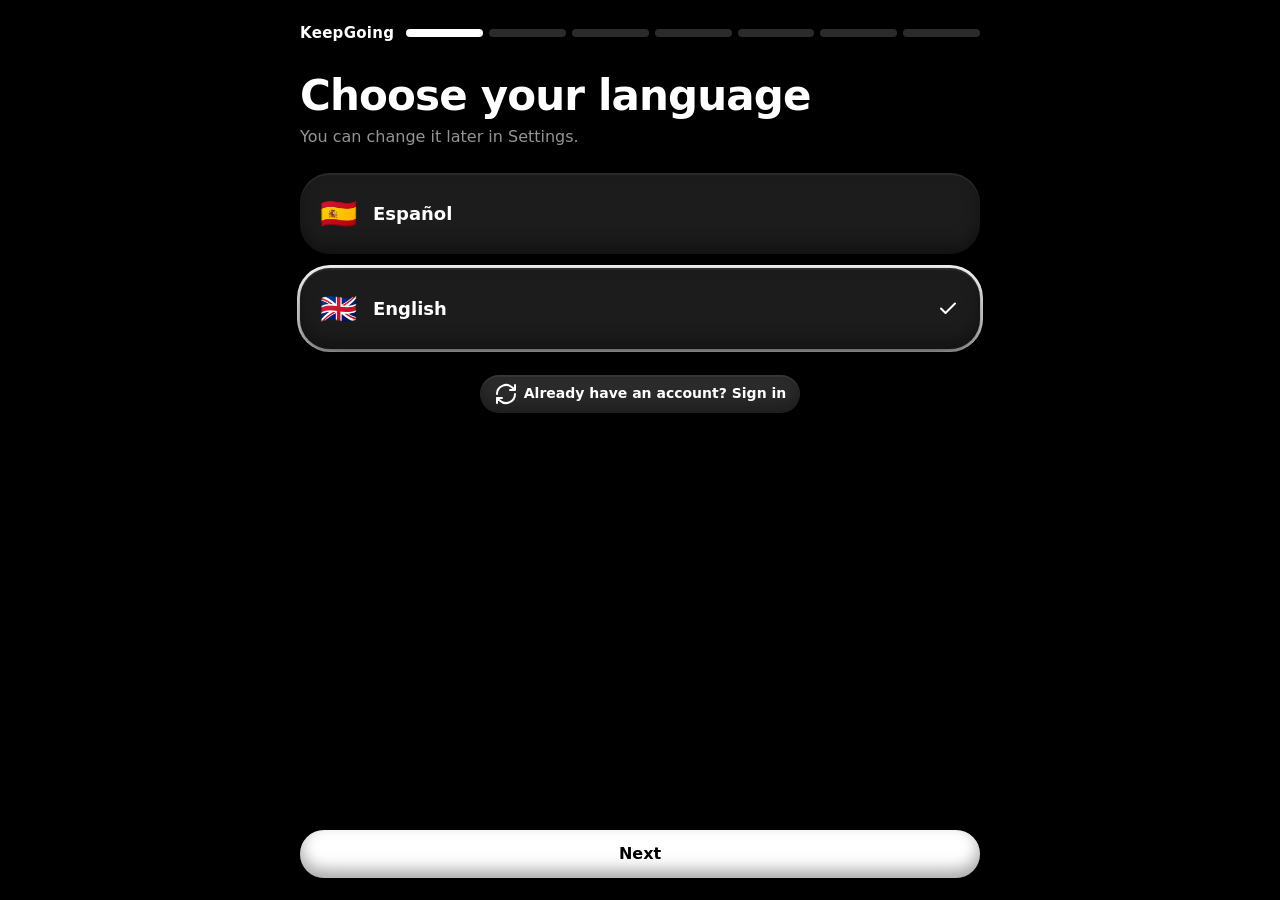
<file: index.html>
<!doctype html>
<html lang="es">
<head>
  <meta charset="utf-8">
  <meta name="viewport" content="width=device-width, initial-scale=1, viewport-fit=cover">
  <!-- CSP: solo se ejecutan scripts propios (sin scripts ni manejadores en línea). Los estilos en línea se permiten porque la app los usa para los colores de cada hábito. -->
  <meta http-equiv="Content-Security-Policy" content="default-src 'self'; script-src 'self'; style-src 'self' 'unsafe-inline' https://fonts.googleapis.com; font-src 'self' https://fonts.gstatic.com data:; img-src 'self' data: blob: https://cciponhdxztcmprlxgbm.supabase.co; media-src 'self' data: blob:; connect-src 'self' data: blob: https://cciponhdxztcmprlxgbm.supabase.co https://api.frankfurter.dev https://nominatim.openstreetmap.org; worker-src 'self'; manifest-src 'self'; object-src 'none'; base-uri 'self'; form-action 'self'">
  <meta name="referrer" content="strict-origin-when-cross-origin">
  <meta name="theme-color" content="#000000">
  <meta name="apple-mobile-web-app-capable" content="yes">
  <meta name="mobile-web-app-capable" content="yes">
  <meta name="apple-mobile-web-app-status-bar-style" content="black-translucent">
  <meta name="apple-mobile-web-app-title" content="KeepGoing">
  <meta name="description" content="KeepGoing — hábitos, proyectos, gráficos y maestrías.">
  <title>KeepGoing</title>
  <link rel="icon" href="icons/icon.svg" type="image/svg+xml">
  <link rel="apple-touch-icon" href="icons/icon-180.png">
  <link rel="preconnect" href="https://fonts.googleapis.com">
  <link rel="preconnect" href="https://fonts.gstatic.com" crossorigin>
  <link rel="stylesheet" href="https://fonts.googleapis.com/css2?family=Cinzel:wght@500;700&family=Quicksand:wght@400;500;600;700&family=Nunito+Sans:wght@400;500;600;700;800&family=Plus+Jakarta+Sans:wght@400;500;600;700;800&family=Poppins:wght@400;500;600;700;800&display=swap">
  <link rel="stylesheet" href="css/app.css">
  <link rel="stylesheet" href="css/glass.css">
  <link rel="stylesheet" href="css/motion.css">
  <link rel="stylesheet" href="css/timeline.css">
  <link rel="stylesheet" href="css/suggest.css">
</head>
<body>
  <div id="app"></div>
  <div id="modal-root"></div>
  <div id="toast-root" class="toast-root" aria-live="polite"></div>
  <noscript>KeepGoing necesita JavaScript.</noscript>
  <script src="js/i18n.js"></script>
  <script src="js/i18n-plus.js"></script>
  <script src="js/i18n-social.js"></script>
  <script src="js/i18n-contract.js"></script>
  <script src="js/i18n-profile.js"></script>
  <script src="js/caprice.js"></script>
  <script src="js/ledger.js"></script>
  <script src="js/debts.js"></script>
  <script src="js/vault.js"></script>
  <script src="js/vault-device.js"></script>
  <script src="js/groups.js"></script>
  <script src="js/i18n-ledger.js"></script>
  <script src="js/i18n-caprice.js"></script>
  <script src="js/sound.js"></script>
  <script src="js/i18n-polish.js"></script>
  <script src="js/i18n-groups.js"></script>
  <script src="js/i18n-v12.js"></script>
  <script src="js/i18n-v13.js"></script>
  <script src="js/i18n-v14.js"></script>
  <script src="js/i18n-v15.js"></script>
  <script src="js/i18n-v16.js"></script>
  <script src="js/i18n-calc.js"></script>
  <script src="js/ledger-export.js"></script>
  <script src="js/calc.js"></script>
  <script src="js/pdf.js"></script>
  <script src="js/turns.js"></script>
  <script src="js/places.js"></script>
  <script src="js/note-tpl.js"></script>
  <script src="js/suggest.js"></script>
  <script src="js/turns-pdf.js"></script>
  <script src="js/i18n-cal.js"></script>
  <script src="js/bankcsv.js"></script>
  <script src="js/i18n-v21.js"></script>
  <script src="js/i18n-v22.js"></script>
  <script src="js/i18n-v23.js"></script>
  <script src="js/i18n-v24.js"></script>
  <script src="js/i18n-v25.js"></script>
  <script src="js/i18n-v26.js"></script>
  <script src="js/i18n-v261.js"></script>
  <script src="js/i18n-obsidian.js"></script>
  <script src="js/i18n-v27.js"></script>
  <script src="js/i18n-v29.js"></script>
  <script src="js/i18n-v33.js"></script>
  <script src="js/i18n-v34.js"></script>
  <script src="js/i18n-v35.js"></script>
  <script src="js/i18n-v36.js"></script>
  <script src="js/i18n-v37.js"></script>
  <script src="js/i18n-v38.js"></script>
  <script src="js/i18n-org27.js"></script>
  <script src="js/i18n-v39.js"></script>
  <script src="js/i18n-v40.js"></script>
  <script src="js/i18n-v42.js"></script>
  <script src="js/i18n-v41.js"></script>
  <script src="js/i18n-v43.js"></script>
  <script src="js/i18n-v45.js"></script>
  <script src="js/i18n-v48.js"></script>
  <script src="js/i18n-v49.js"></script>
  <script src="js/i18n-v51.js"></script>
  <script src="js/i18n-v52.js"></script>
  <script src="js/i18n-v54.js"></script>
  <script src="js/i18n-v56.js"></script>
  <script src="js/i18n-ct57.js"></script>
  <script src="js/i18n-v57.js"></script>
  <script src="js/i18n-sug.js"></script>
  <script src="js/i18n-org53.js"></script>
  <script src="js/i18n-org57.js"></script>
  <script src="js/i18n-org63.js"></script>
  <script src="js/i18n-org67.js"></script>
  <script src="js/i18n-org72.js"></script>
  <script src="js/i18n-news.js"></script>
  <script src="js/fx.js"></script>
  <script src="js/worth.js"></script>
  <script src="js/obsidian-export.js"></script>
  <script src="js/plan.js"></script>
  <script src="js/i18n-plan.js"></script>
  <script src="js/sports.js"></script>
  <script src="js/gym.js"></script>
  <script src="js/gym-body.js"></script>
  <script src="js/timeline.js"></script>
  <script src="js/world.js"></script>
  <script src="js/scenes.js"></script>
  <script src="js/lifeworld.js"></script>
  <script src="js/i18n-gym.js"></script>
  <script src="js/i18n-v60.js"></script>
  <script src="js/i18n-v64gym.js"></script>
  <script src="js/i18n-v69.js"></script>
  <script src="js/i18n-v71.js"></script>
  <script src="js/i18n-v64.js"></script>
  <script src="js/i18n-fotos70.js"></script>
  <script src="js/chat-kit.js"></script>
  <script src="js/i18n-v57chat.js"></script>
  <script src="js/app.js"></script>
</body>
</html>
</file>
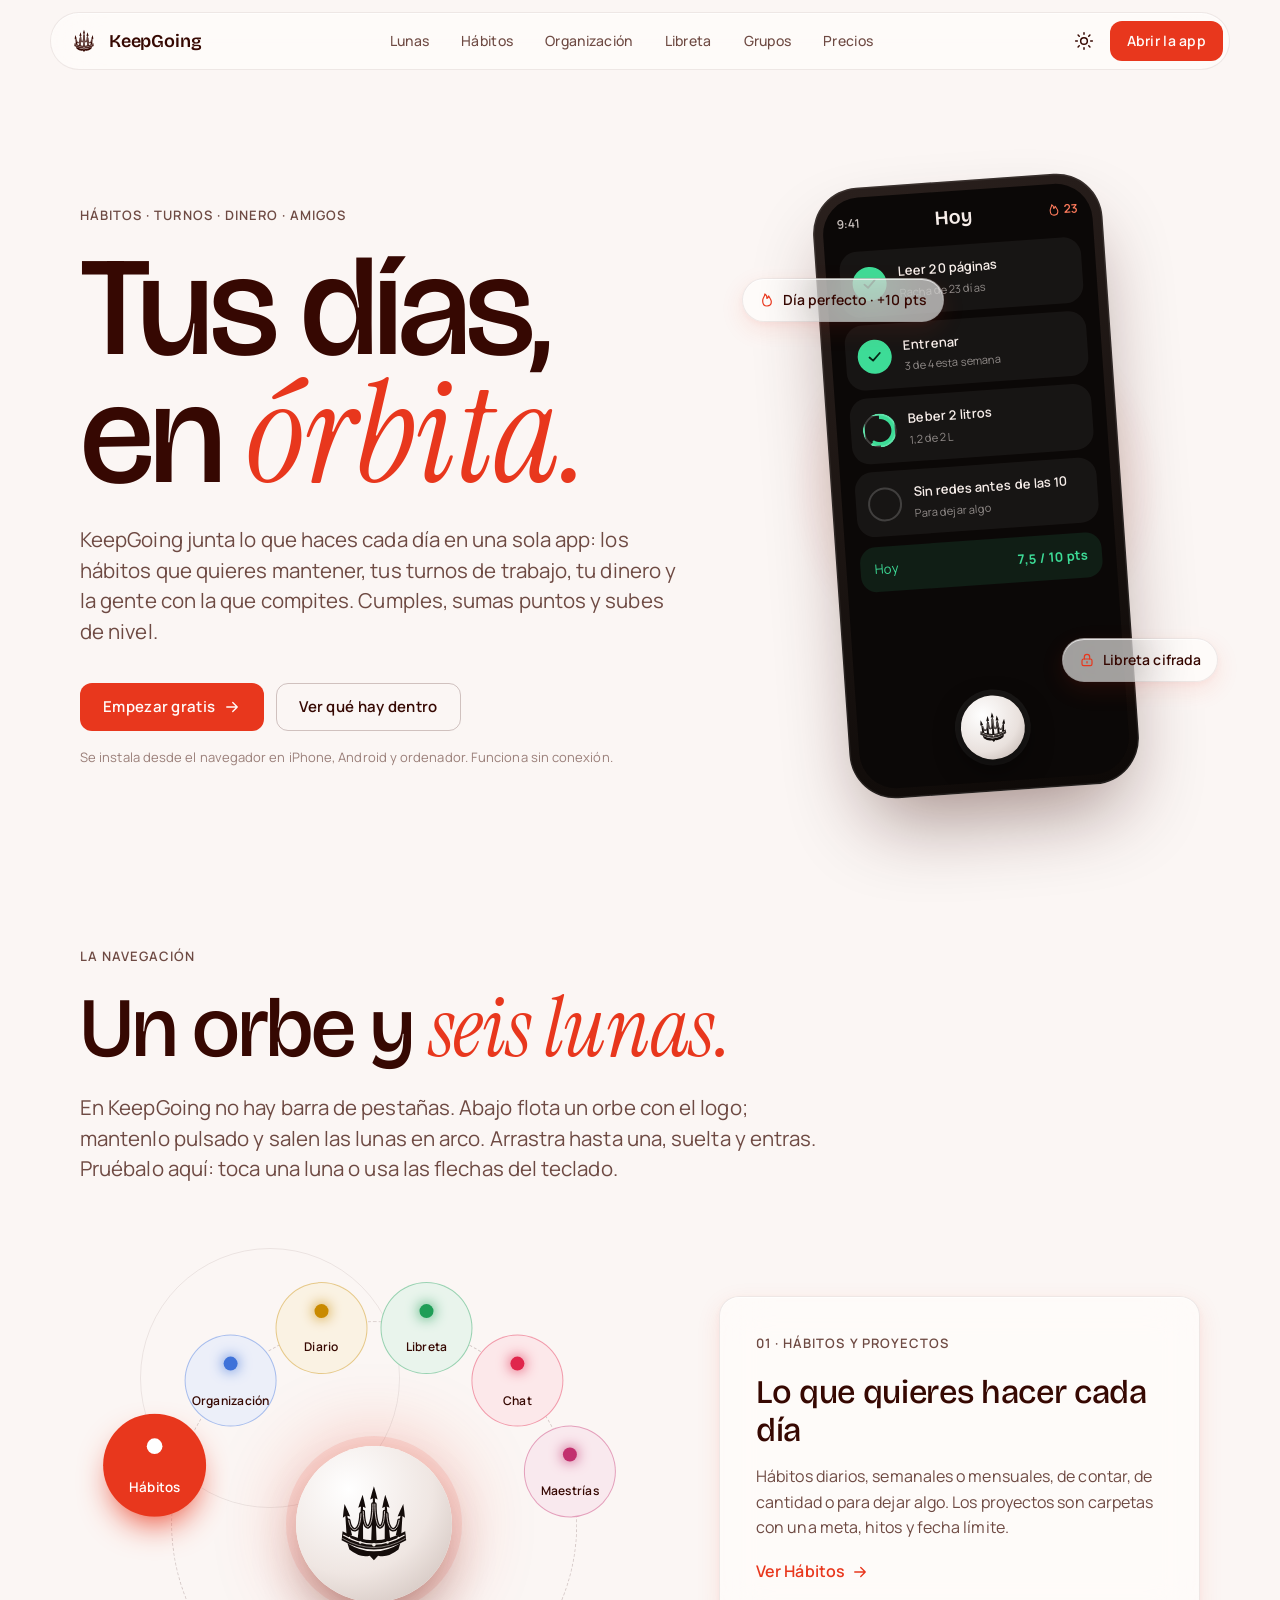
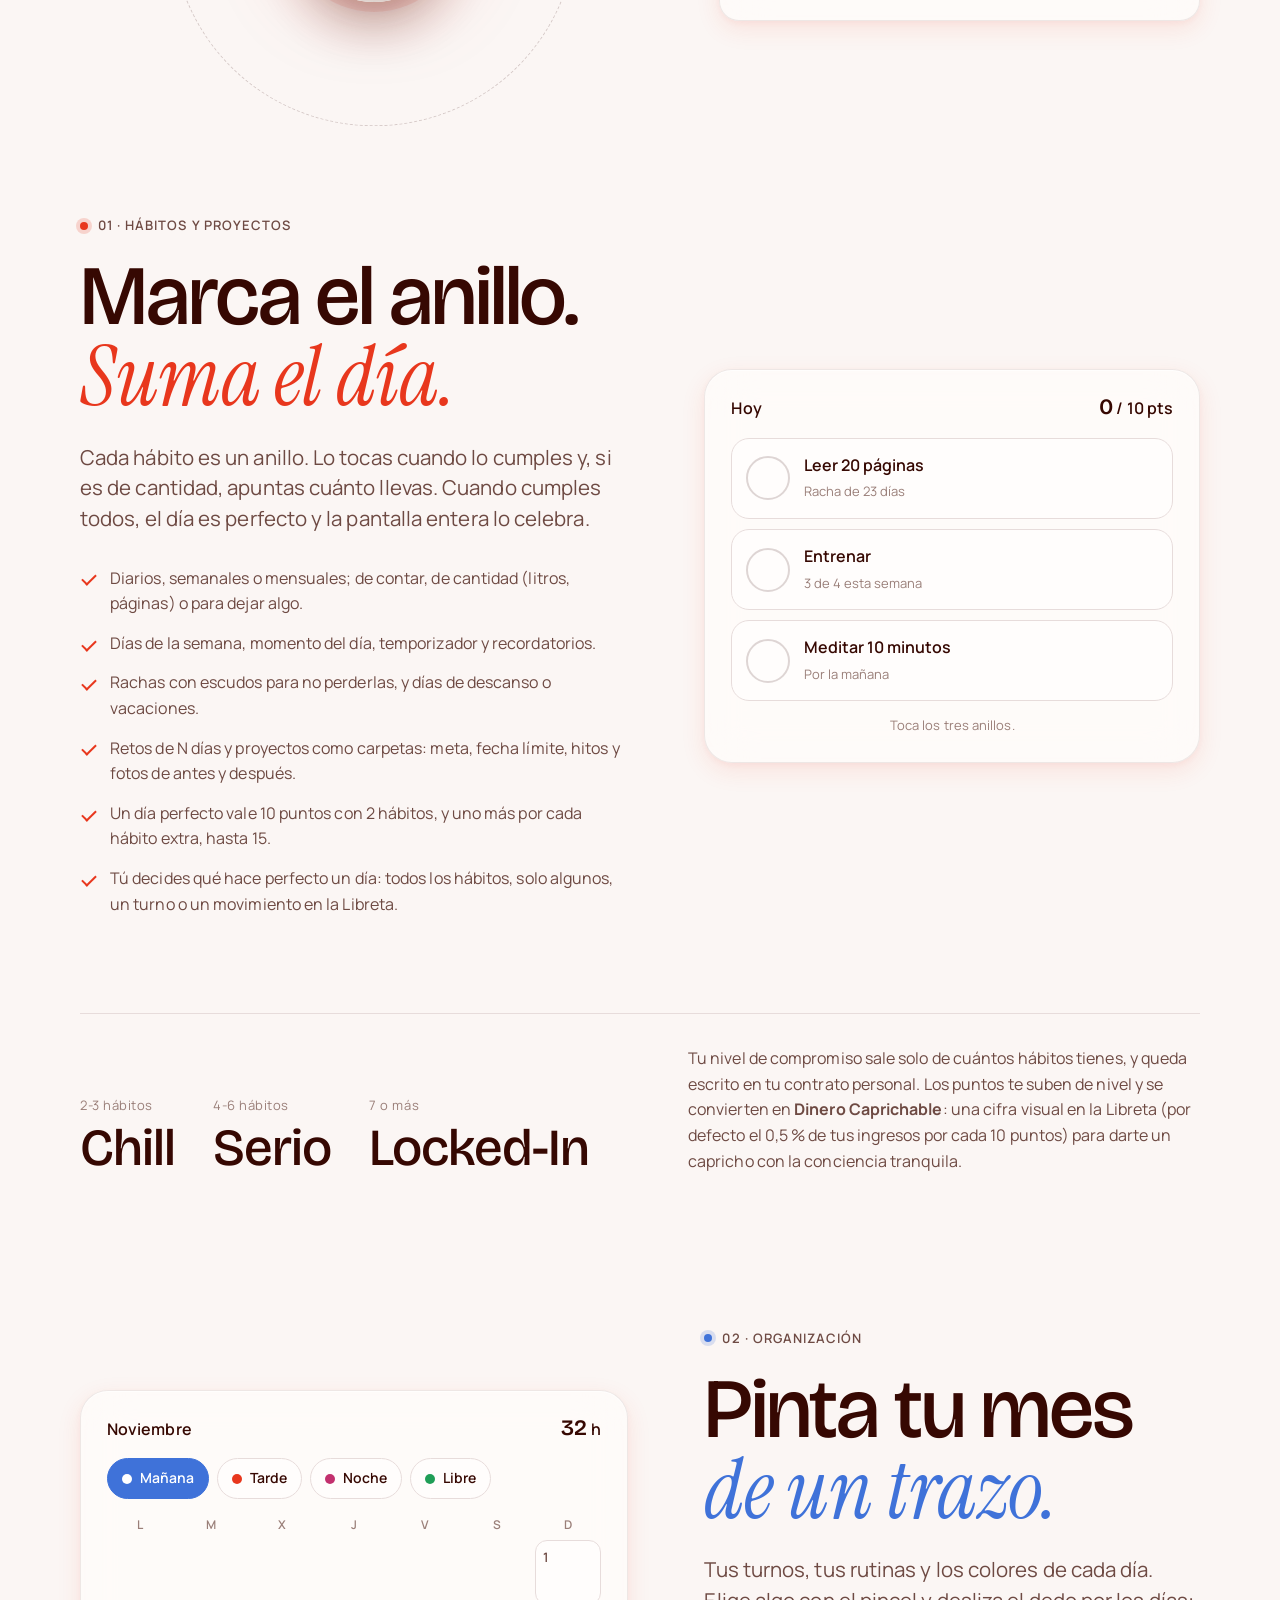
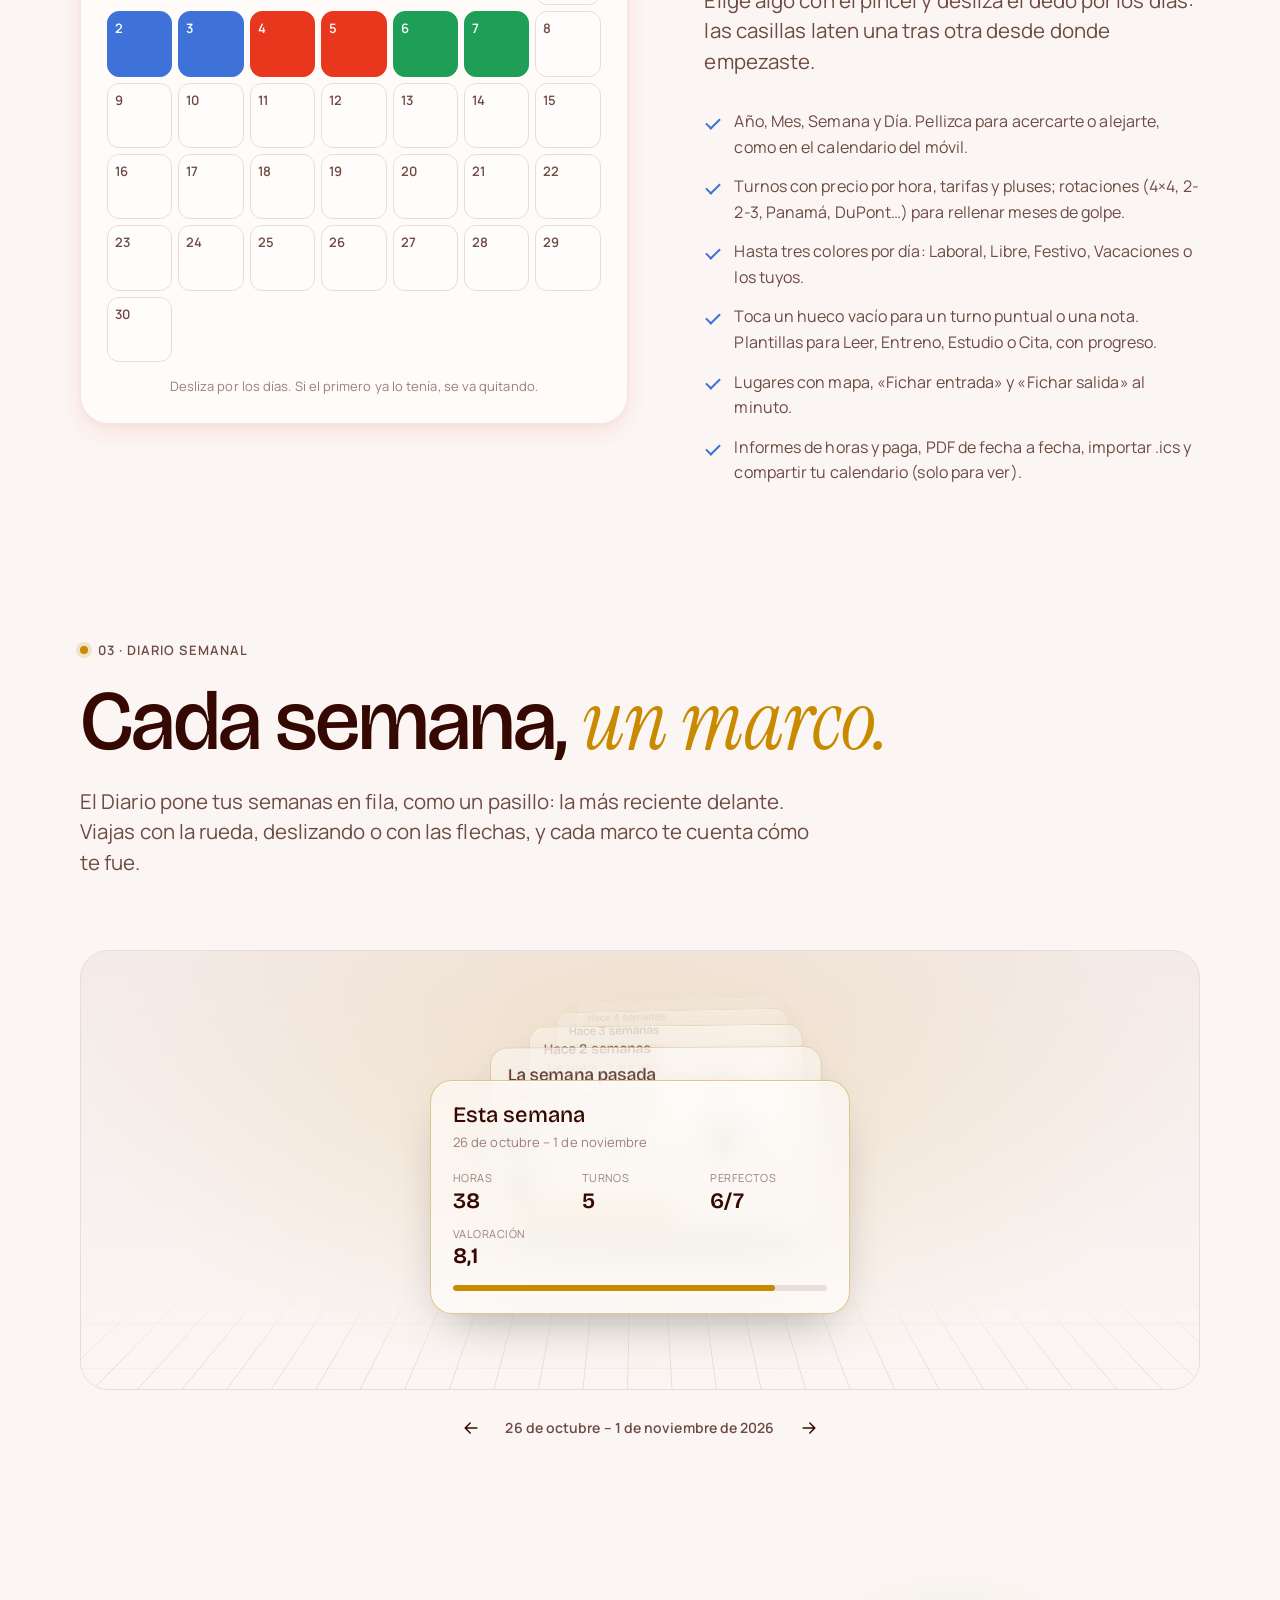
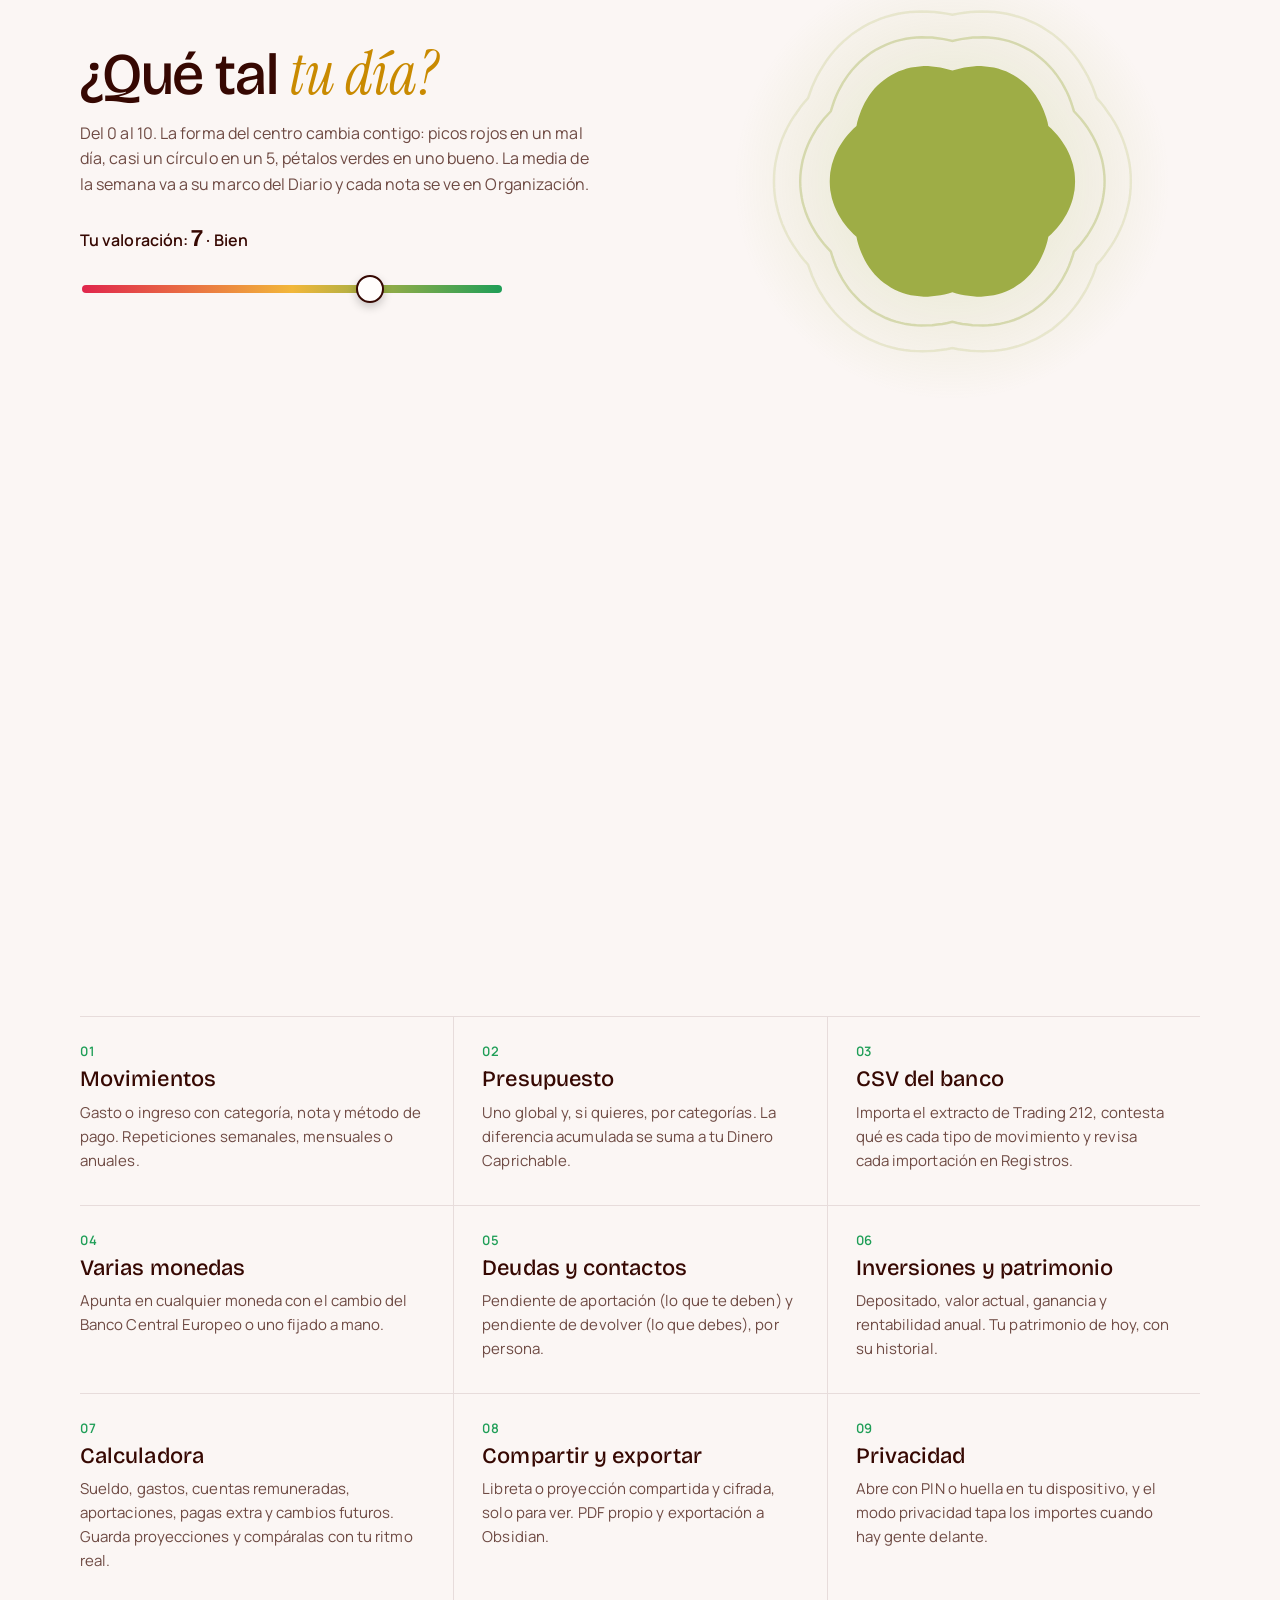
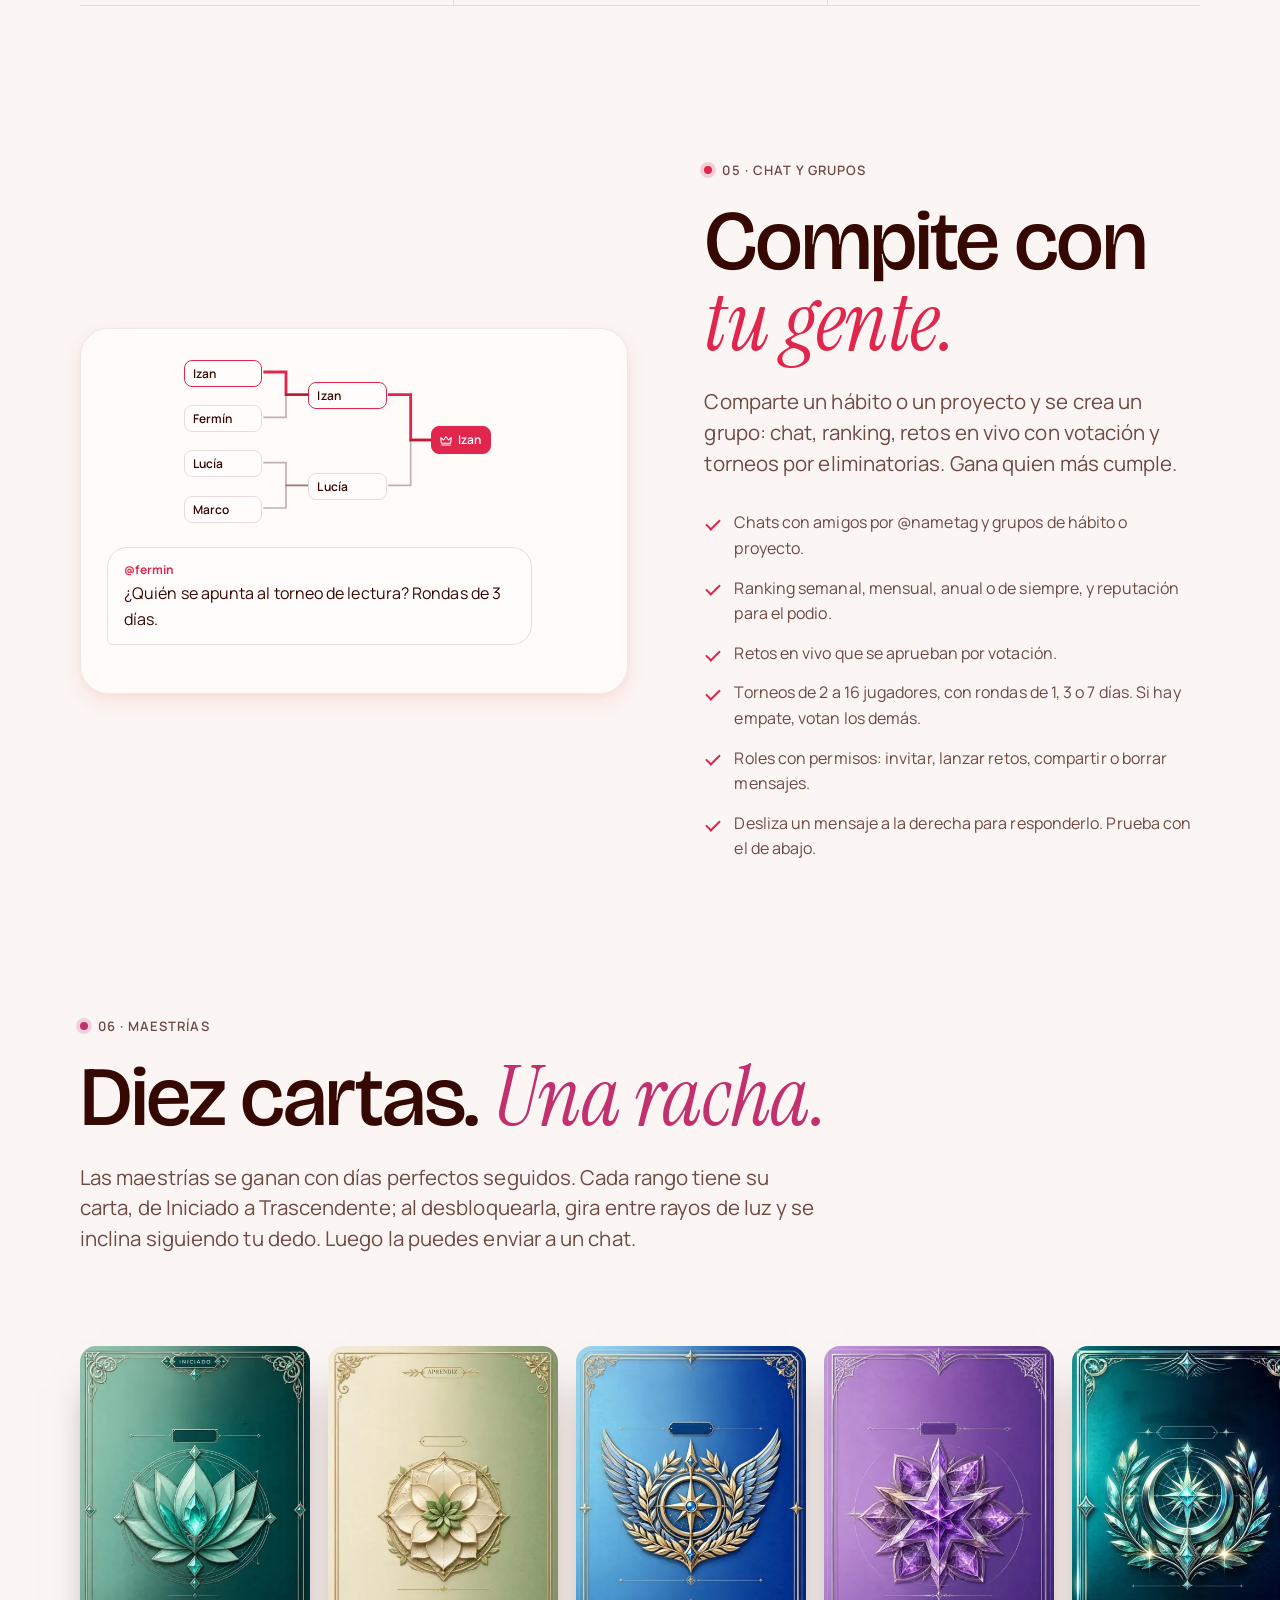
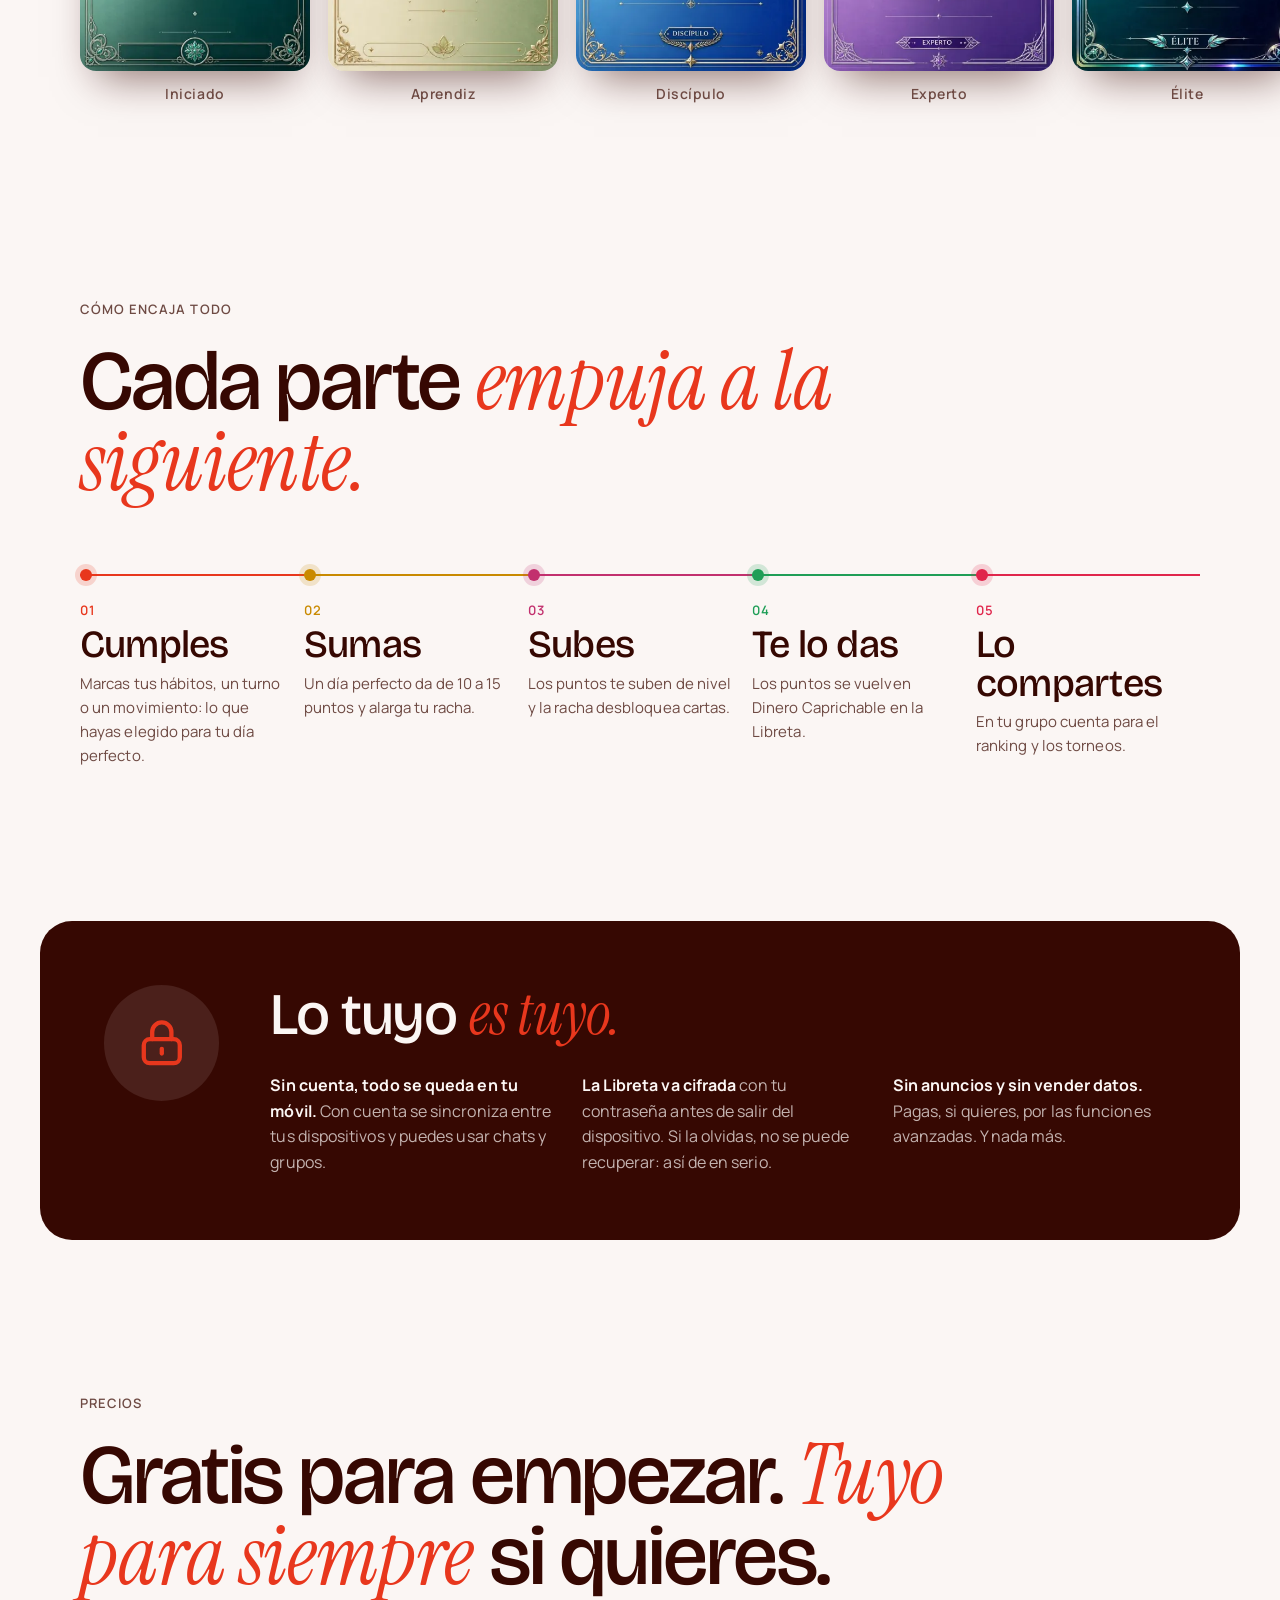
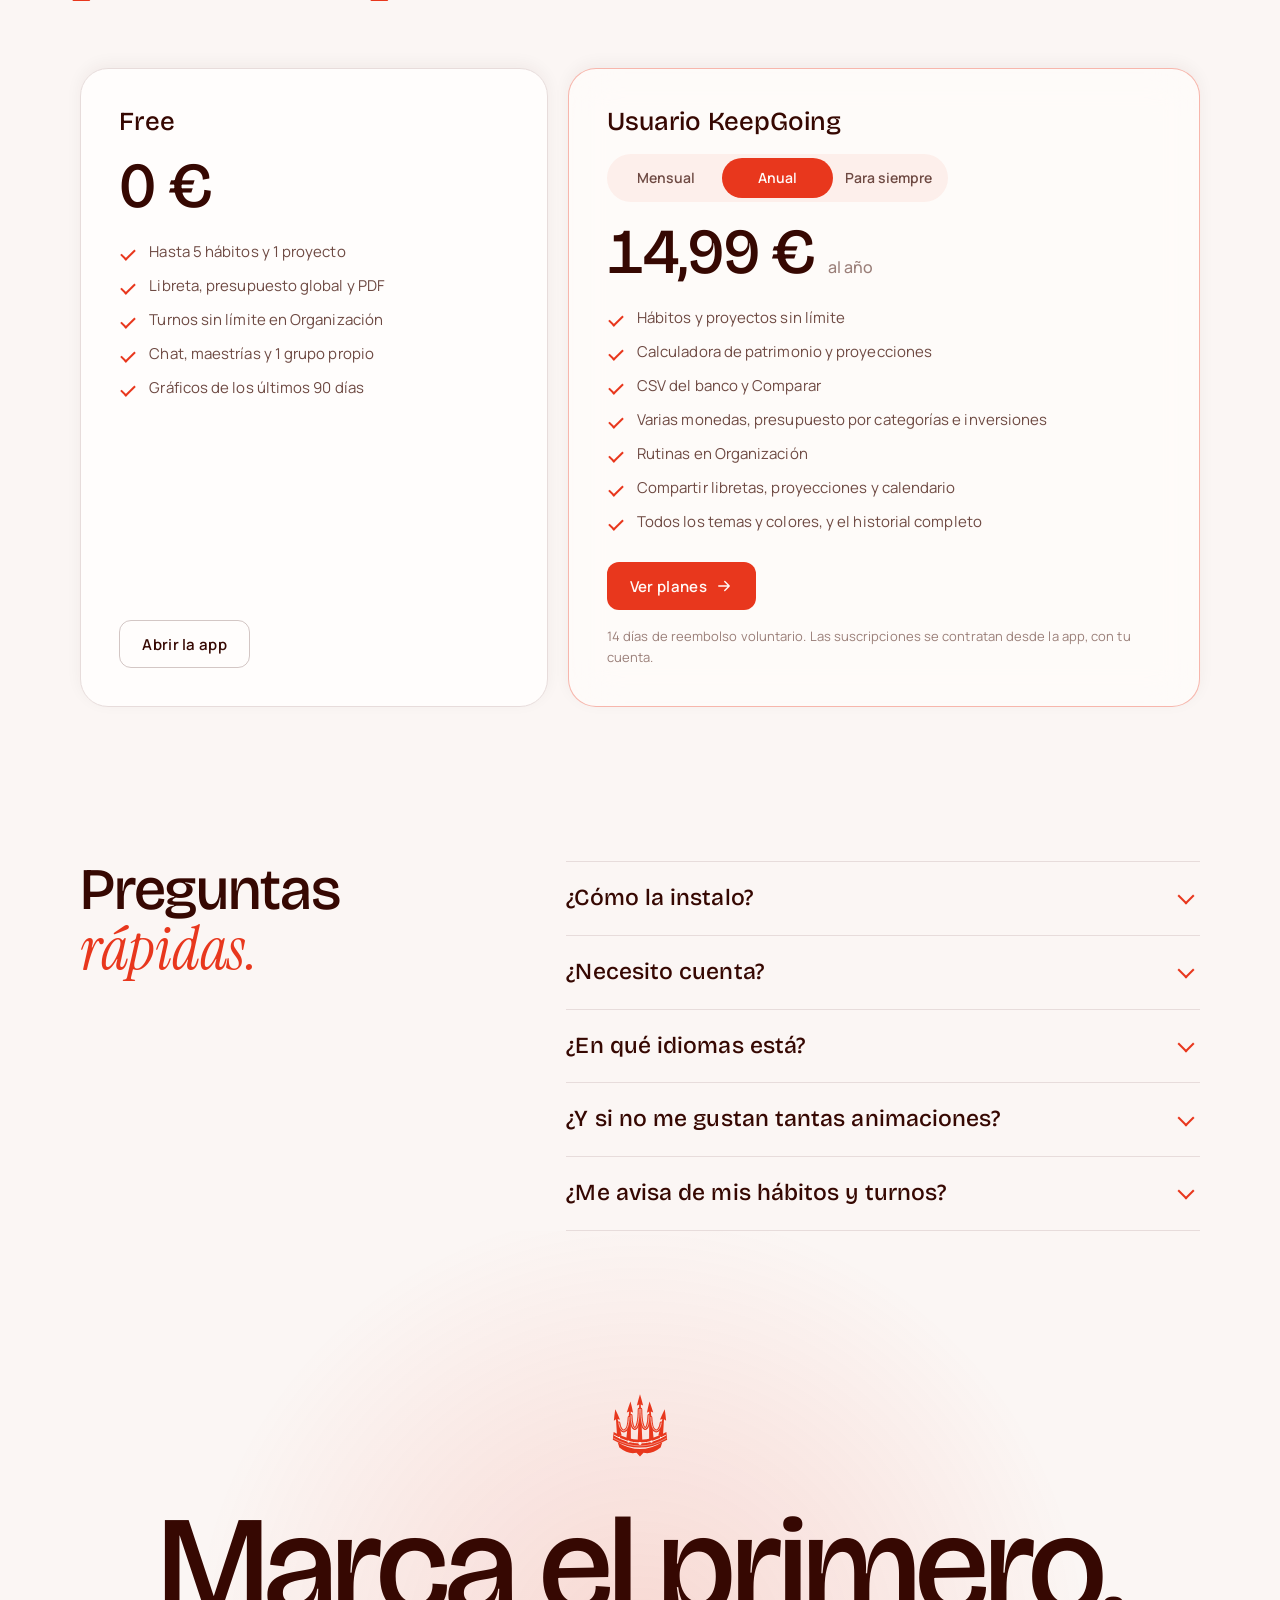
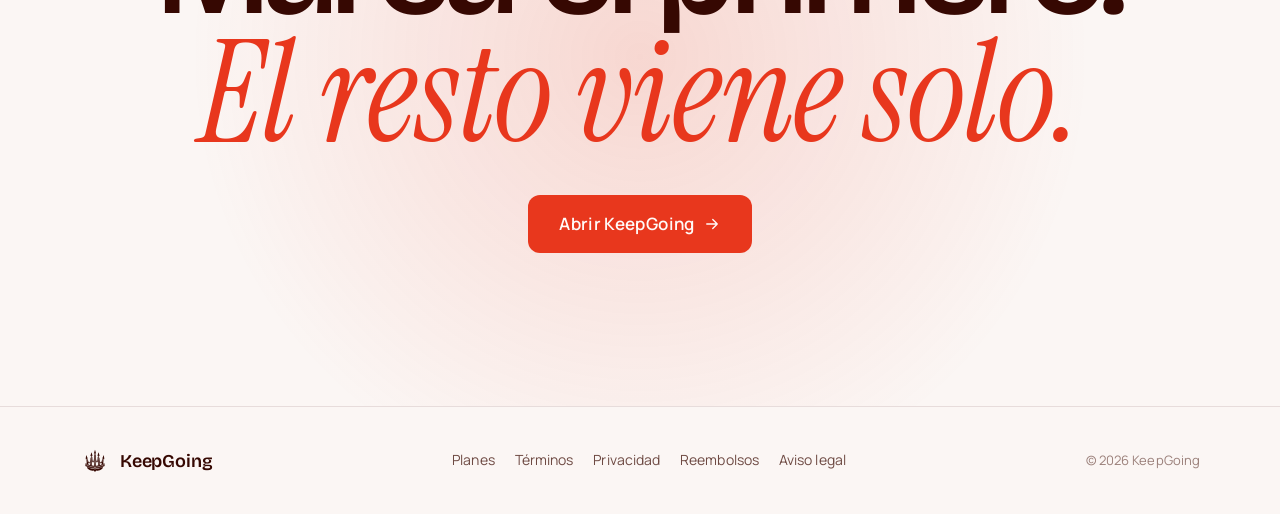
<file: presentacion/index.html>
<!doctype html>
<html lang="es">
<head>
  <meta charset="utf-8">
  <meta name="viewport" content="width=device-width, initial-scale=1, viewport-fit=cover">
  <title>KeepGoing · Tus días, en órbita</title>
  <meta name="description" content="KeepGoing junta hábitos y proyectos, turnos y organización, un diario semanal, una libreta de gastos cifrada, chats con grupos y torneos, y maestrías. Una app que se instala en el móvil y funciona sin conexión.">
  <meta name="theme-color" content="#fbf6f4" media="(prefers-color-scheme: light)">
  <meta name="theme-color" content="#0c0807" media="(prefers-color-scheme: dark)">
  <meta property="og:title" content="KeepGoing · Tus días, en órbita">
  <meta property="og:description" content="Hábitos, turnos, dinero y amigos en una sola app. Cumples, sumas puntos, subes de nivel.">
  <meta property="og:type" content="website">
  <meta property="og:image" content="https://izanhj.github.io/keepgoing/icons/icon-512.png">
  <link rel="icon" href="../icons/icon.svg" type="image/svg+xml">
  <link rel="apple-touch-icon" href="../icons/icon-180.png">
  <link rel="preconnect" href="https://fonts.googleapis.com">
  <link rel="preconnect" href="https://fonts.gstatic.com" crossorigin>
  <link href="https://fonts.googleapis.com/css2?family=Bricolage+Grotesque:opsz,wght@12..96,400;12..96,500;12..96,600&family=Instrument+Serif:ital@0;1&family=Manrope:wght@400;500;600&display=swap" rel="stylesheet">
  <link rel="stylesheet" href="presentacion.css">
  <script>
    document.documentElement.classList.add('js');
    /* Tema guardado antes de pintar, para que no parpadee */
    try { var t = localStorage.getItem('kg-web-theme'); if (t === 'light' || t === 'dark') document.documentElement.dataset.theme = t; } catch (e) {}
  </script>
  <script type="application/ld+json">
  {"@context":"https://schema.org","@type":"SoftwareApplication","name":"KeepGoing","applicationCategory":"LifestyleApplication","operatingSystem":"iOS, Android, Windows, macOS (web app)","url":"https://izanhj.github.io/keepgoing/","inLanguage":["es","en"],
   "offers":[{"@type":"Offer","price":"0","priceCurrency":"EUR","name":"Free"},{"@type":"Offer","price":"29.99","priceCurrency":"EUR","name":"Usuario KeepGoing · pago único"}]}
  </script>
</head>
<body>
<a class="skip" href="#main">Saltar al contenido</a>

<svg width="0" height="0" style="position:absolute" aria-hidden="true">
  <defs>
    <symbol id="logo" viewBox="0 0 512 512">
      <g transform="translate(44 30) scale(.828)">
        <g fill="currentColor" class="logo-flames">
          <path d="M239 384 250 114 233 122 243.1 82.9 256 40 268.9 82.9 279 122 262 114 273 384Z"/>
          <path d="M155 371.2 176.3 165.6 158.9 172.7 171 134.2 186 92 196.7 135.5 204.9 175 188.3 166.2 189 372.8Z"/>
          <path d="M323 372.8 323.7 166.2 307.1 175 315.3 135.5 326 92 341 134.2 353.1 172.7 335.7 165.6 357 371.2Z"/>
          <path d="M87.2 348.6 79.3 224.1 63.7 234.5 67.8 194.4 74 150 93.2 190.5 109.1 227.6 91.1 222.2 120.8 343.4Z"/>
          <path d="M391.2 343.4 420.9 222.2 402.9 227.6 418.8 190.5 438 150 444.2 194.4 448.3 234.5 432.7 224.1 424.8 348.6Z"/>
        </g>
        <g fill="none" stroke="currentColor" stroke-width="22" stroke-linecap="round" class="logo-curves">
          <path d="M250 150C250 330 192 330 190 196"/><path d="M176 210C172 340 110 330 100 250"/>
          <g transform="translate(512 0) scale(-1 1)"><path d="M250 150C250 330 192 330 190 196"/><path d="M176 210C172 340 110 330 100 250"/></g>
        </g>
        <g class="logo-hi" fill="none" stroke-linecap="round">
          <path stroke-width="5" d="M250 150C250 330 192 330 190 196"/><path stroke-width="5" d="M176 210C172 340 110 330 100 250"/>
          <g transform="translate(512 0) scale(-1 1)"><path stroke-width="5" d="M250 150C250 330 192 330 190 196"/><path stroke-width="5" d="M176 210C172 340 110 330 100 250"/></g>
        </g>
        <g class="logo-ribbon">
          <path fill="currentColor" d="M62 318Q256 430 450 318L456 374Q256 490 56 374Z"/>
          <path fill="currentColor" d="M92 392Q256 494 420 392L408 432Q340 486 282 470L256 498 230 470Q172 486 104 432Z"/>
          <g class="logo-hi" fill="none"><path stroke-width="7" d="M66 341Q256 455 446 341"/><path stroke-width="3" d="M60 362Q256 477 452 362"/></g>
          <g class="logo-dot"><circle cx="256" cy="402" r="11"/><circle cx="172" cy="388" r="8"/><circle cx="340" cy="388" r="8"/><circle cx="104" cy="358" r="6"/><circle cx="408" cy="358" r="6"/></g>
        </g>
      </g>
    </symbol>
    <symbol id="i-arrow" viewBox="0 0 24 24"><path d="M5 12h14M13 6l6 6-6 6" fill="none" stroke="currentColor" stroke-width="1.8" stroke-linecap="round" stroke-linejoin="round"/></symbol>
    <symbol id="i-sun" viewBox="0 0 24 24"><g fill="none" stroke="currentColor" stroke-width="1.8" stroke-linecap="round"><circle cx="12" cy="12" r="4"/><path d="M12 2v2M12 20v2M4.9 4.9l1.4 1.4M17.7 17.7l1.4 1.4M2 12h2M20 12h2M4.9 19.1l1.4-1.4M17.7 6.3l1.4-1.4"/></g></symbol>
    <symbol id="i-moon" viewBox="0 0 24 24"><path d="M20 14.5A8 8 0 0 1 9.5 4a8 8 0 1 0 10.5 10.5Z" fill="none" stroke="currentColor" stroke-width="1.8" stroke-linejoin="round"/></symbol>
    <symbol id="i-check" viewBox="0 0 24 24"><path d="m5 12.5 4.5 4.5L19 7.5" fill="none" stroke="currentColor" stroke-width="2.4" stroke-linecap="round" stroke-linejoin="round"/></symbol>
    <symbol id="i-lock" viewBox="0 0 24 24"><g fill="none" stroke="currentColor" stroke-width="1.8" stroke-linecap="round"><rect x="4.5" y="10.5" width="15" height="10" rx="2.5"/><path d="M8 10.5V7.5a4 4 0 0 1 8 0v3"/><path d="M12 14.5v2"/></g></symbol>
    <symbol id="i-reply" viewBox="0 0 24 24"><path d="M10 8 5 12.5l5 4.5M5.5 12.5H14a5 5 0 0 1 5 5V19" fill="none" stroke="currentColor" stroke-width="1.8" stroke-linecap="round" stroke-linejoin="round"/></symbol>
    <symbol id="i-flame" viewBox="0 0 24 24"><path d="M12 21c3.9 0 6.5-2.6 6.5-6.2 0-3.6-2.6-5.9-4-8.8-.5 2-1.4 3-2.6 3.6.2-2.6-.8-5.2-3.1-6.6.2 3.4-3.3 5.7-3.3 10C5.5 18.4 8.1 21 12 21Z" fill="none" stroke="currentColor" stroke-width="1.8" stroke-linejoin="round"/></symbol>
    <symbol id="i-crown" viewBox="0 0 24 24"><path d="M4 17.5 3 8l5 4 4-6 4 6 5-4-1 9.5Z M4.5 20.5h15" fill="none" stroke="currentColor" stroke-width="1.8" stroke-linejoin="round" stroke-linecap="round"/></symbol>
    <symbol id="i-plus" viewBox="0 0 24 24"><path d="M12 5v14M5 12h14" fill="none" stroke="currentColor" stroke-width="2" stroke-linecap="round"/></symbol>
    <symbol id="i-menu" viewBox="0 0 24 24"><path d="M4 8h16M4 16h16" fill="none" stroke="currentColor" stroke-width="1.8" stroke-linecap="round"/></symbol>
  </defs>
</svg>

<header class="nav" data-nav>
  <div class="nav-in glass">
    <a class="brand" href="#inicio" aria-label="KeepGoing, inicio"><svg class="brand-mark" aria-hidden="true"><use href="#logo"/></svg><span>KeepGoing</span></a>
    <nav class="nav-links" id="nav-links" aria-label="Secciones">
      <a href="#lunas">Lunas</a>
      <a href="#habitos">Hábitos</a>
      <a href="#organizacion">Organización</a>
      <a href="#libreta">Libreta</a>
      <a href="#grupos">Grupos</a>
      <a href="#precios">Precios</a>
    </nav>
    <div class="nav-end">
      <button class="icon-btn" type="button" data-theme-toggle aria-label="Cambiar entre tema claro y oscuro">
        <svg class="ico ico-sun" aria-hidden="true"><use href="#i-sun"/></svg><svg class="ico ico-moon" aria-hidden="true"><use href="#i-moon"/></svg>
      </button>
      <a class="btn btn-primary btn-sm" href="../">Abrir la app</a>
      <button class="icon-btn nav-burger" type="button" aria-expanded="false" aria-controls="nav-links" aria-label="Abrir el menú" data-burger><svg class="ico" aria-hidden="true"><use href="#i-menu"/></svg></button>
    </div>
  </div>
</header>

<main id="main">

<!-- ============ HERO ============ -->
<section class="hero" id="inicio">
  <div class="wrap hero-grid">
    <div class="hero-copy">
      <p class="eyebrow load" style="--i:0">Hábitos · Turnos · Dinero · Amigos</p>
      <h1 class="display load" style="--i:1">Tus días,<br>en <em>órbita.</em></h1>
      <p class="lead load" style="--i:2">KeepGoing junta lo que haces cada día en una sola app: los hábitos que quieres mantener, tus turnos de trabajo, tu dinero y la gente con la que compites. Cumples, sumas puntos y subes de nivel.</p>
      <div class="hero-cta load" style="--i:3">
        <a class="btn btn-primary" href="../">Empezar gratis <svg class="ico" aria-hidden="true"><use href="#i-arrow"/></svg></a>
        <a class="btn btn-ghost" href="#lunas">Ver qué hay dentro</a>
      </div>
      <p class="fine load" style="--i:4">Se instala desde el navegador en iPhone, Android y ordenador. Funciona sin conexión.</p>
    </div>

    <div class="hero-visual load" style="--i:2" aria-hidden="true">
      <div class="halo"></div>
      <div class="phone">
        <div class="phone-screen">
          <div class="ph-top"><span class="ph-time">9:41</span><span class="ph-title" data-ph-title>Hoy</span><span class="ph-badge"><svg class="ico"><use href="#i-flame"/></svg> 23</span></div>
          <div class="ph-views">
            <div class="ph-view is-on" data-ph-view="0">
              <div class="ph-habit"><span class="ring done"><svg class="ico"><use href="#i-check"/></svg></span><span><b>Leer 20 páginas</b><small>Racha de 23 días</small></span></div>
              <div class="ph-habit"><span class="ring done"><svg class="ico"><use href="#i-check"/></svg></span><span><b>Entrenar</b><small>3 de 4 esta semana</small></span></div>
              <div class="ph-habit"><span class="ring half"></span><span><b>Beber 2 litros</b><small>1,2 de 2 L</small></span></div>
              <div class="ph-habit"><span class="ring"></span><span><b>Sin redes antes de las 10</b><small>Para dejar algo</small></span></div>
              <div class="ph-points"><span>Hoy</span><b>7,5 / 10 pts</b></div>
            </div>
            <div class="ph-view" data-ph-view="1">
              <div class="ph-cal">
                <i></i><i class="c1"></i><i class="c1"></i><i class="c2"></i><i class="c2"></i><i class="c0"></i><i class="c0"></i>
                <i class="c1"></i><i class="c1"></i><i class="c2"></i><i class="c2"></i><i class="c3"></i><i class="c0"></i><i class="c0"></i>
                <i class="c1 today"></i><i class="c1"></i><i class="c2"></i><i class="c2"></i><i class="c3"></i><i class="c0"></i><i class="c0"></i>
                <i class="c3"></i><i class="c1"></i><i class="c1"></i><i class="c2"></i><i class="c2"></i><i class="c0"></i><i class="c0"></i>
              </div>
              <div class="ph-points"><span>Octubre</span><b>142 h · 1.380 €</b></div>
            </div>
            <div class="ph-view" data-ph-view="2">
              <div class="ph-ledger">
                <div><span>Supermercado</span><b>−42,30 €</b></div>
                <div><span>Nómina</span><b class="pos">+1.420,00 €</b></div>
                <div><span>Gimnasio</span><b>−29,90 €</b></div>
                <div><span>Cena con Fermín</span><b>−18,00 €</b></div>
              </div>
              <div class="ph-points"><span>Patrimonio</span><b>8.214 €</b></div>
            </div>
          </div>
          <div class="ph-orb">
            <span class="ph-moon m0"></span><span class="ph-moon m1"></span><span class="ph-moon m2"></span>
            <span class="ph-core"><svg><use href="#logo"/></svg></span>
          </div>
        </div>
      </div>
      <div class="float-chip glass fc1"><svg class="ico"><use href="#i-flame"/></svg> Día perfecto · +10 pts</div>
      <div class="float-chip glass fc2"><svg class="ico"><use href="#i-lock"/></svg> Libreta cifrada</div>
    </div>
  </div>
</section>

<!-- ============ LUNAS ============ -->
<section class="sec" id="lunas">
  <div class="wrap">
    <div class="sec-head reveal">
      <p class="eyebrow">La navegación</p>
      <h2 class="h-xl">Un orbe y <em>seis lunas.</em></h2>
      <p class="lead">En KeepGoing no hay barra de pestañas. Abajo flota un orbe con el logo; mantenlo pulsado y salen las lunas en arco. Arrastra hasta una, suelta y entras. Pruébalo aquí: toca una luna o usa las flechas del teclado.</p>
    </div>

    <div class="orbit reveal" data-orbit>
      <div class="orbit-stage">
        <div class="orbit-ring" aria-hidden="true"></div>
        <div class="orbit-ring r2" aria-hidden="true"></div>
        <div class="orbit-core" aria-hidden="true"><svg><use href="#logo"/></svg></div>
        <div class="orbit-moons" role="tablist" aria-label="Las seis lunas de KeepGoing">
          <button role="tab" class="moon" style="--a:-165deg;--c:var(--c-hab)" data-moon="habitos" aria-selected="true">Hábitos</button>
          <button role="tab" class="moon" style="--a:-135deg;--c:var(--c-org)" data-moon="organizacion" aria-selected="false" tabindex="-1">Organización</button>
          <button role="tab" class="moon" style="--a:-105deg;--c:var(--c-dia)" data-moon="diario" aria-selected="false" tabindex="-1">Diario</button>
          <button role="tab" class="moon" style="--a:-75deg;--c:var(--c-lib)" data-moon="libreta" aria-selected="false" tabindex="-1">Libreta</button>
          <button role="tab" class="moon" style="--a:-45deg;--c:var(--c-chat)" data-moon="grupos" aria-selected="false" tabindex="-1">Chat</button>
          <button role="tab" class="moon" style="--a:-15deg;--c:var(--c-mae)" data-moon="maestrias" aria-selected="false" tabindex="-1">Maestrías</button>
        </div>
      </div>
      <div class="orbit-panel glass" role="tabpanel" aria-live="polite" data-orbit-panel>
        <p class="eyebrow" data-op-k>01 · Hábitos y Proyectos</p>
        <h3 class="h-md" data-op-t>Lo que quieres hacer cada día</h3>
        <p data-op-d>Hábitos diarios, semanales o mensuales, de contar, de cantidad o para dejar algo. Los proyectos son carpetas con una meta.</p>
        <a class="link" href="#habitos" data-op-a>Ver Hábitos <svg class="ico" aria-hidden="true"><use href="#i-arrow"/></svg></a>
      </div>
    </div>
  </div>
</section>

<!-- ============ HÁBITOS ============ -->
<section class="sec feature" id="habitos" style="--c:var(--c-hab)">
  <div class="wrap split">
    <div class="split-copy reveal">
      <p class="eyebrow"><span class="dot"></span>01 · Hábitos y Proyectos</p>
      <h2 class="h-xl">Marca el anillo. <em>Suma el día.</em></h2>
      <p class="lead">Cada hábito es un anillo. Lo tocas cuando lo cumples y, si es de cantidad, apuntas cuánto llevas. Cuando cumples todos, el día es perfecto y la pantalla entera lo celebra.</p>
      <ul class="ticks">
        <li>Diarios, semanales o mensuales; de contar, de cantidad (litros, páginas) o para dejar algo.</li>
        <li>Días de la semana, momento del día, temporizador y recordatorios.</li>
        <li>Rachas con escudos para no perderlas, y días de descanso o vacaciones.</li>
        <li>Retos de N días y proyectos como carpetas: meta, fecha límite, hitos y fotos de antes y después.</li>
        <li>Un día perfecto vale 10 puntos con 2 hábitos, y uno más por cada hábito extra, hasta 15.</li>
        <li>Tú decides qué hace perfecto un día: todos los hábitos, solo algunos, un turno o un movimiento en la Libreta.</li>
      </ul>
    </div>
    <div class="demo glass reveal" data-habits>
      <div class="demo-bar"><span>Hoy</span><span class="demo-pts"><b data-pts>0</b> / 10 pts</span></div>
      <button class="habit" type="button" data-habit><span class="ring"><svg class="ico" aria-hidden="true"><use href="#i-check"/></svg></span><span class="habit-t"><b>Leer 20 páginas</b><small>Racha de 23 días</small></span><span class="plus" aria-hidden="true">+1</span></button>
      <button class="habit" type="button" data-habit><span class="ring"><svg class="ico" aria-hidden="true"><use href="#i-check"/></svg></span><span class="habit-t"><b>Entrenar</b><small>3 de 4 esta semana</small></span><span class="plus" aria-hidden="true">+1</span></button>
      <button class="habit" type="button" data-habit><span class="ring"><svg class="ico" aria-hidden="true"><use href="#i-check"/></svg></span><span class="habit-t"><b>Meditar 10 minutos</b><small>Por la mañana</small></span><span class="plus" aria-hidden="true">+1</span></button>
      <p class="demo-hint">Toca los tres anillos.</p>
    </div>
  </div>

  <div class="wrap">
    <div class="levels reveal">
      <div class="level"><span class="lv-k">2-3 hábitos</span><span class="lv-n">Chill</span></div>
      <div class="level"><span class="lv-k">4-6 hábitos</span><span class="lv-n">Serio</span></div>
      <div class="level"><span class="lv-k">7 o más</span><span class="lv-n">Locked-In</span></div>
      <p class="levels-note">Tu nivel de compromiso sale solo de cuántos hábitos tienes, y queda escrito en tu contrato personal. Los puntos te suben de nivel y se convierten en <b>Dinero Caprichable</b>: una cifra visual en la Libreta (por defecto el 0,5 % de tus ingresos por cada 10 puntos) para darte un capricho con la conciencia tranquila.</p>
    </div>
  </div>
</section>

<!-- Pantalla completa del día perfecto -->
<div class="perfect" data-perfect hidden>
  <div class="perfect-in">
    <svg class="perfect-logo" aria-hidden="true"><use href="#logo"/></svg>
    <p class="perfect-t">¡Día perfecto!</p>
    <p class="perfect-s"><b data-perfect-pts>+0</b> pts · <b data-perfect-streak>0</b> días seguidos</p>
    <p class="perfect-close">Toca para cerrar</p>
  </div>
</div>

<!-- ============ ORGANIZACIÓN ============ -->
<section class="sec feature" id="organizacion" style="--c:var(--c-org)">
  <div class="wrap split rev">
    <div class="split-copy reveal">
      <p class="eyebrow"><span class="dot"></span>02 · Organización</p>
      <h2 class="h-xl">Pinta tu mes <em>de un trazo.</em></h2>
      <p class="lead">Tus turnos, tus rutinas y los colores de cada día. Elige algo con el pincel y desliza el dedo por los días: las casillas laten una tras otra desde donde empezaste.</p>
      <ul class="ticks">
        <li>Año, Mes, Semana y Día. Pellizca para acercarte o alejarte, como en el calendario del móvil.</li>
        <li>Turnos con precio por hora, tarifas y pluses; rotaciones (4×4, 2-2-3, Panamá, DuPont…) para rellenar meses de golpe.</li>
        <li>Hasta tres colores por día: Laboral, Libre, Festivo, Vacaciones o los tuyos.</li>
        <li>Toca un hueco vacío para un turno puntual o una nota. Plantillas para Leer, Entreno, Estudio o Cita, con progreso.</li>
        <li>Lugares con mapa, «Fichar entrada» y «Fichar salida» al minuto.</li>
        <li>Informes de horas y paga, PDF de fecha a fecha, importar .ics y compartir tu calendario (solo para ver).</li>
      </ul>
    </div>
    <div class="demo glass reveal" data-paint>
      <div class="demo-bar"><span>Noviembre</span><span class="paint-sum"><b data-paint-h>0</b> h</span></div>
      <div class="chips" role="radiogroup" aria-label="Qué pintar">
        <button type="button" class="chip is-on" role="radio" aria-checked="true" data-brush="m" style="--b:var(--c-org)">Mañana</button>
        <button type="button" class="chip" role="radio" aria-checked="false" data-brush="t" style="--b:var(--c-hab)">Tarde</button>
        <button type="button" class="chip" role="radio" aria-checked="false" data-brush="n" style="--b:var(--c-mae)">Noche</button>
        <button type="button" class="chip" role="radio" aria-checked="false" data-brush="l" style="--b:var(--c-lib)">Libre</button>
      </div>
      <div class="month-h" aria-hidden="true"><span>L</span><span>M</span><span>X</span><span>J</span><span>V</span><span>S</span><span>D</span></div>
      <div class="month" data-month aria-label="Noviembre: toca o desliza por los días para pintarlos"></div>
      <p class="demo-hint">Desliza por los días. Si el primero ya lo tenía, se va quitando.</p>
    </div>
  </div>
</section>

<!-- ============ DIARIO ============ -->
<section class="sec feature dark-band" id="diario" style="--c:var(--c-dia)">
  <div class="wrap">
    <div class="sec-head reveal">
      <p class="eyebrow"><span class="dot"></span>03 · Diario semanal</p>
      <h2 class="h-xl">Cada semana, <em>un marco.</em></h2>
      <p class="lead">El Diario pone tus semanas en fila, como un pasillo: la más reciente delante. Viajas con la rueda, deslizando o con las flechas, y cada marco te cuenta cómo te fue.</p>
    </div>
    <div class="tess reveal" data-tess tabindex="0" aria-label="Semanas del diario. Usa las flechas para viajar.">
      <div class="tess-stage" data-tess-stage></div>
      <div class="tess-ctrl">
        <button type="button" class="icon-btn" data-tess-prev aria-label="Semana más reciente"><svg class="ico" style="transform:rotate(180deg)" aria-hidden="true"><use href="#i-arrow"/></svg></button>
        <span class="tess-label" data-tess-label aria-live="polite"></span>
        <button type="button" class="icon-btn" data-tess-next aria-label="Semana anterior"><svg class="ico" aria-hidden="true"><use href="#i-arrow"/></svg></button>
      </div>
    </div>

    <div class="rate split reveal" data-rate>
      <div class="split-copy">
        <h3 class="h-lg">¿Qué tal <em>tu día?</em></h3>
        <p>Del 0 al 10. La forma del centro cambia contigo: picos rojos en un mal día, casi un círculo en un 5, pétalos verdes en uno bueno. La media de la semana va a su marco del Diario y cada nota se ve en Organización.</p>
        <label class="rate-l" for="rate">Tu valoración: <b data-rate-n>7</b> · <span data-rate-w>Bien</span></label>
        <input id="rate" type="range" min="0" max="10" step="1" value="7" data-rate-in>
      </div>
      <div class="rate-vis" aria-hidden="true">
        <svg viewBox="-110 -110 220 220"><path class="echo e2" data-rate-echo2/><path class="echo e1" data-rate-echo1/><path class="blob" data-rate-blob/></svg>
      </div>
    </div>
  </div>
</section>

<!-- ============ LIBRETA ============ -->
<section class="sec feature" id="libreta" style="--c:var(--c-lib)">
  <div class="wrap split">
    <div class="split-copy reveal">
      <p class="eyebrow"><span class="dot"></span>04 · Libreta</p>
      <h2 class="h-xl">Tu dinero, <em>bajo llave.</em></h2>
      <p class="lead">Gastos, ingresos, inversiones y deudas, cifrados con tu contraseña en tu propio móvil antes de subir a la nube. Ni nosotros podemos leerlos.</p>
    </div>
    <div class="demo glass chart reveal" data-chart>
      <div class="demo-bar"><span>Patrimonio proyectado · 10 años</span><span class="pos" data-chart-pct>+0 %</span></div>
      <p class="chart-n"><span data-chart-n>0</span> €</p>
      <svg viewBox="0 0 320 140" preserveAspectRatio="none" aria-hidden="true">
        <defs><linearGradient id="g-area" x1="0" x2="0" y1="0" y2="1"><stop offset="0" stop-color="currentColor" stop-opacity=".28"/><stop offset="1" stop-color="currentColor" stop-opacity="0"/></linearGradient></defs>
        <path class="chart-area" d="M0 128 C40 124 70 118 100 108 S160 88 190 74 S250 44 320 12 V140 H0Z" fill="url(#g-area)"/>
        <path class="chart-line" d="M0 128 C40 124 70 118 100 108 S160 88 190 74 S250 44 320 12" fill="none" stroke="currentColor" stroke-width="2.5" pathLength="1"/>
      </svg>
      <div class="chart-legend"><span>Hoy</span><span>2031</span><span>2036</span></div>
    </div>
  </div>

  <div class="wrap">
    <ol class="index reveal">
      <li><span class="ix">01</span><b>Movimientos</b><span>Gasto o ingreso con categoría, nota y método de pago. Repeticiones semanales, mensuales o anuales.</span></li>
      <li><span class="ix">02</span><b>Presupuesto</b><span>Uno global y, si quieres, por categorías. La diferencia acumulada se suma a tu Dinero Caprichable.</span></li>
      <li><span class="ix">03</span><b>CSV del banco</b><span>Importa el extracto de Trading 212, contesta qué es cada tipo de movimiento y revisa cada importación en Registros.</span></li>
      <li><span class="ix">04</span><b>Varias monedas</b><span>Apunta en cualquier moneda con el cambio del Banco Central Europeo o uno fijado a mano.</span></li>
      <li><span class="ix">05</span><b>Deudas y contactos</b><span>Pendiente de aportación (lo que te deben) y pendiente de devolver (lo que debes), por persona.</span></li>
      <li><span class="ix">06</span><b>Inversiones y patrimonio</b><span>Depositado, valor actual, ganancia y rentabilidad anual. Tu patrimonio de hoy, con su historial.</span></li>
      <li><span class="ix">07</span><b>Calculadora</b><span>Sueldo, gastos, cuentas remuneradas, aportaciones, pagas extra y cambios futuros. Guarda proyecciones y compáralas con tu ritmo real.</span></li>
      <li><span class="ix">08</span><b>Compartir y exportar</b><span>Libreta o proyección compartida y cifrada, solo para ver. PDF propio y exportación a Obsidian.</span></li>
      <li><span class="ix">09</span><b>Privacidad</b><span>Abre con PIN o huella en tu dispositivo, y el modo privacidad tapa los importes cuando hay gente delante.</span></li>
    </ol>
  </div>
</section>

<!-- ============ GRUPOS ============ -->
<section class="sec feature" id="grupos" style="--c:var(--c-chat)">
  <div class="wrap split rev">
    <div class="split-copy reveal">
      <p class="eyebrow"><span class="dot"></span>05 · Chat y grupos</p>
      <h2 class="h-xl">Compite con <em>tu gente.</em></h2>
      <p class="lead">Comparte un hábito o un proyecto y se crea un grupo: chat, ranking, retos en vivo con votación y torneos por eliminatorias. Gana quien más cumple.</p>
      <ul class="ticks">
        <li>Chats con amigos por @nametag y grupos de hábito o proyecto.</li>
        <li>Ranking semanal, mensual, anual o de siempre, y reputación para el podio.</li>
        <li>Retos en vivo que se aprueban por votación.</li>
        <li>Torneos de 2 a 16 jugadores, con rondas de 1, 3 o 7 días. Si hay empate, votan los demás.</li>
        <li>Roles con permisos: invitar, lanzar retos, compartir o borrar mensajes.</li>
        <li>Desliza un mensaje a la derecha para responderlo. Prueba con el de abajo.</li>
      </ul>
    </div>
    <div class="demo glass chatdemo reveal">
      <div class="bracket" data-bracket aria-hidden="true">
        <svg viewBox="0 0 300 150">
          <g class="br-lines" fill="none" stroke="currentColor" stroke-width="1.5">
            <path pathLength="1" class="win" d="M70 15H90V35H110"/><path pathLength="1" d="M70 55H90V35H110"/>
            <path pathLength="1" d="M70 95H90V115H110"/><path pathLength="1" d="M70 135H90V115H110"/>
            <path pathLength="1" class="win" d="M180 35H200V75H220"/><path pathLength="1" d="M180 115H200V75H220"/>
          </g>
        </svg>
        <span class="br p win" style="--x:0;--y:4">Izan</span><span class="br p" style="--x:0;--y:44">Fermín</span>
        <span class="br p" style="--x:0;--y:84">Lucía</span><span class="br p" style="--x:0;--y:124">Marco</span>
        <span class="br p win" style="--x:110;--y:24">Izan</span><span class="br p" style="--x:110;--y:104">Lucía</span>
        <span class="br champ" style="--x:218;--y:63"><svg class="ico"><use href="#i-crown"/></svg><span>Izan</span></span>
      </div>
      <div class="bubbles">
        <div class="bubble them" data-swipe>
          <span class="reply-ico" aria-hidden="true"><svg class="ico"><use href="#i-reply"/></svg></span>
          <span class="bubble-in"><b>@fermin</b>¿Quién se apunta al torneo de lectura? Rondas de 3 días.</span>
        </div>
        <div class="replying glass" data-replying hidden><svg class="ico" aria-hidden="true"><use href="#i-reply"/></svg> Respondiendo a <b>@fermin</b></div>
      </div>
    </div>
  </div>
</section>

<!-- ============ MAESTRÍAS ============ -->
<section class="sec feature" id="maestrias" style="--c:var(--c-mae)">
  <div class="wrap">
    <div class="sec-head reveal">
      <p class="eyebrow"><span class="dot"></span>06 · Maestrías</p>
      <h2 class="h-xl">Diez cartas. <em>Una racha.</em></h2>
      <p class="lead">Las maestrías se ganan con días perfectos seguidos. Cada rango tiene su carta, de Iniciado a Trascendente; al desbloquearla, gira entre rayos de luz y se inclina siguiendo tu dedo. Luego la puedes enviar a un chat.</p>
    </div>
  </div>
  <div class="cards reveal" data-cards>
    <figure class="card" tabindex="0"><img src="img/iniciado.webp" alt="Carta Iniciado" loading="lazy" width="420" height="594"><figcaption>Iniciado</figcaption></figure>
    <figure class="card" tabindex="0"><img src="img/aprendiz.webp" alt="Carta Aprendiz" loading="lazy" width="420" height="594"><figcaption>Aprendiz</figcaption></figure>
    <figure class="card" tabindex="0"><img src="img/discipulo.webp" alt="Carta Discípulo" loading="lazy" width="420" height="594"><figcaption>Discípulo</figcaption></figure>
    <figure class="card" tabindex="0"><img src="img/experto.webp" alt="Carta Experto" loading="lazy" width="420" height="594"><figcaption>Experto</figcaption></figure>
    <figure class="card" tabindex="0"><img src="img/elite.webp" alt="Carta Élite" loading="lazy" width="420" height="594"><figcaption>Élite</figcaption></figure>
    <figure class="card" tabindex="0"><img src="img/maestro.webp" alt="Carta Maestro" loading="lazy" width="420" height="594"><figcaption>Maestro</figcaption></figure>
    <figure class="card" tabindex="0"><img src="img/ascendente.webp" alt="Carta Ascendente" loading="lazy" width="420" height="594"><figcaption>Ascendente</figcaption></figure>
    <figure class="card" tabindex="0"><img src="img/supremo.webp" alt="Carta Supremo" loading="lazy" width="420" height="594"><figcaption>Supremo</figcaption></figure>
    <figure class="card" tabindex="0"><img src="img/mitico.webp" alt="Carta Mítico" loading="lazy" width="420" height="594"><figcaption>Mítico</figcaption></figure>
    <figure class="card" tabindex="0"><img src="img/trascendente.webp" alt="Carta Trascendente" loading="lazy" width="420" height="594"><figcaption>Trascendente</figcaption></figure>
  </div>
</section>

<!-- ============ CÓMO ENCAJA ============ -->
<section class="sec" id="ciclo">
  <div class="wrap">
    <div class="sec-head reveal">
      <p class="eyebrow">Cómo encaja todo</p>
      <h2 class="h-xl">Cada parte <em>empuja a la siguiente.</em></h2>
    </div>
    <ol class="loop reveal">
      <li style="--c:var(--c-hab)"><span class="ix">01</span><b>Cumples</b><span>Marcas tus hábitos, un turno o un movimiento: lo que hayas elegido para tu día perfecto.</span></li>
      <li style="--c:var(--c-dia)"><span class="ix">02</span><b>Sumas</b><span>Un día perfecto da de 10 a 15 puntos y alarga tu racha.</span></li>
      <li style="--c:var(--c-mae)"><span class="ix">03</span><b>Subes</b><span>Los puntos te suben de nivel y la racha desbloquea cartas.</span></li>
      <li style="--c:var(--c-lib)"><span class="ix">04</span><b>Te lo das</b><span>Los puntos se vuelven Dinero Caprichable en la Libreta.</span></li>
      <li style="--c:var(--c-chat)"><span class="ix">05</span><b>Lo compartes</b><span>En tu grupo cuenta para el ranking y los torneos.</span></li>
    </ol>
  </div>
</section>

<!-- ============ PRIVACIDAD ============ -->
<section class="sec" id="privacidad">
  <div class="wrap priv reveal">
    <div class="priv-lock" aria-hidden="true"><svg class="ico"><use href="#i-lock"/></svg></div>
    <div>
      <h2 class="h-lg">Lo tuyo <em>es tuyo.</em></h2>
      <div class="priv-cols">
        <p><b>Sin cuenta, todo se queda en tu móvil.</b> Con cuenta se sincroniza entre tus dispositivos y puedes usar chats y grupos.</p>
        <p><b>La Libreta va cifrada</b> con tu contraseña antes de salir del dispositivo. Si la olvidas, no se puede recuperar: así de en serio.</p>
        <p><b>Sin anuncios y sin vender datos.</b> Pagas, si quieres, por las funciones avanzadas. Y nada más.</p>
      </div>
    </div>
  </div>
</section>

<!-- ============ PRECIOS ============ -->
<section class="sec" id="precios">
  <div class="wrap">
    <div class="sec-head reveal">
      <p class="eyebrow">Precios</p>
      <h2 class="h-xl">Gratis para empezar. <em>Tuyo para siempre</em> si quieres.</h2>
    </div>
    <div class="plans reveal">
      <article class="plan">
        <h3>Free</h3>
        <p class="price">0 €</p>
        <ul class="ticks sm">
          <li>Hasta 5 hábitos y 1 proyecto</li>
          <li>Libreta, presupuesto global y PDF</li>
          <li>Turnos sin límite en Organización</li>
          <li>Chat, maestrías y 1 grupo propio</li>
          <li>Gráficos de los últimos 90 días</li>
        </ul>
        <a class="btn btn-ghost" href="../">Abrir la app</a>
      </article>
      <article class="plan best glass" data-plan>
        <h3>Usuario KeepGoing</h3>
        <div class="seg" role="radiogroup" aria-label="Forma de pago">
          <button type="button" role="radio" aria-checked="false" data-term="month">Mensual</button>
          <button type="button" role="radio" aria-checked="true" class="is-on" data-term="year">Anual</button>
          <button type="button" role="radio" aria-checked="false" data-term="forever">Para siempre</button>
          <span class="seg-pill" aria-hidden="true"></span>
        </div>
        <p class="price"><span data-price>14,99 €</span> <small data-per>al año</small></p>
        <ul class="ticks sm">
          <li>Hábitos y proyectos sin límite</li>
          <li>Calculadora de patrimonio y proyecciones</li>
          <li>CSV del banco y Comparar</li>
          <li>Varias monedas, presupuesto por categorías e inversiones</li>
          <li>Rutinas en Organización</li>
          <li>Compartir libretas, proyecciones y calendario</li>
          <li>Todos los temas y colores, y el historial completo</li>
        </ul>
        <a class="btn btn-primary" href="../web/">Ver planes <svg class="ico" aria-hidden="true"><use href="#i-arrow"/></svg></a>
        <p class="fine">14 días de reembolso voluntario. Las suscripciones se contratan desde la app, con tu cuenta.</p>
      </article>
    </div>
  </div>
</section>

<!-- ============ PREGUNTAS ============ -->
<section class="sec" id="faq">
  <div class="wrap faq reveal">
    <h2 class="h-lg">Preguntas <em>rápidas.</em></h2>
    <div class="faq-list">
      <details><summary>¿Cómo la instalo?</summary><p>Abre la app en el navegador. En iPhone: Compartir → «Añadir a pantalla de inicio». En Android y en el ordenador, el navegador te ofrece instalarla. Se abre como cualquier otra app y funciona sin conexión.</p></details>
      <details><summary>¿Necesito cuenta?</summary><p>No. Sin cuenta, todo se guarda en tu dispositivo. La cuenta sirve para sincronizar entre dispositivos y para chats, grupos y torneos.</p></details>
      <details><summary>¿En qué idiomas está?</summary><p>En español y en inglés.</p></details>
      <details><summary>¿Y si no me gustan tantas animaciones?</summary><p>Ajustes → Animaciones: según el sistema, siempre o reducidas. Con «reducidas» todo pasa a fundidos suaves.</p></details>
      <details><summary>¿Me avisa de mis hábitos y turnos?</summary><p>Sí. Recordatorios de cada hábito, un resumen de lo pendiente por la mañana, retos que están a punto de acabar, mensajes nuevos y avisos antes de cada turno. Cada uno tiene su interruptor en Ajustes → Notificaciones.</p></details>
    </div>
  </div>
</section>

<!-- ============ CTA FINAL ============ -->
<section class="final" id="empezar">
  <div class="wrap final-in reveal">
    <svg class="final-mark" aria-hidden="true"><use href="#logo"/></svg>
    <h2 class="display">Marca el primero.<br><em>El resto viene solo.</em></h2>
    <a class="btn btn-primary btn-lg" href="../">Abrir KeepGoing <svg class="ico" aria-hidden="true"><use href="#i-arrow"/></svg></a>
  </div>
</section>
</main>

<footer class="foot">
  <div class="wrap foot-in">
    <a class="brand" href="#inicio"><svg class="brand-mark" aria-hidden="true"><use href="#logo"/></svg><span>KeepGoing</span></a>
    <nav aria-label="Enlaces legales">
      <a href="../web/">Planes</a>
      <a href="../legal/terminos.html">Términos</a>
      <a href="../legal/privacidad.html">Privacidad</a>
      <a href="../legal/reembolsos.html">Reembolsos</a>
      <a href="../legal/aviso-legal.html">Aviso legal</a>
    </nav>
    <p class="fine">© 2026 KeepGoing</p>
  </div>
</footer>

<script src="presentacion.js" defer></script>
</body>
</html>
</file>
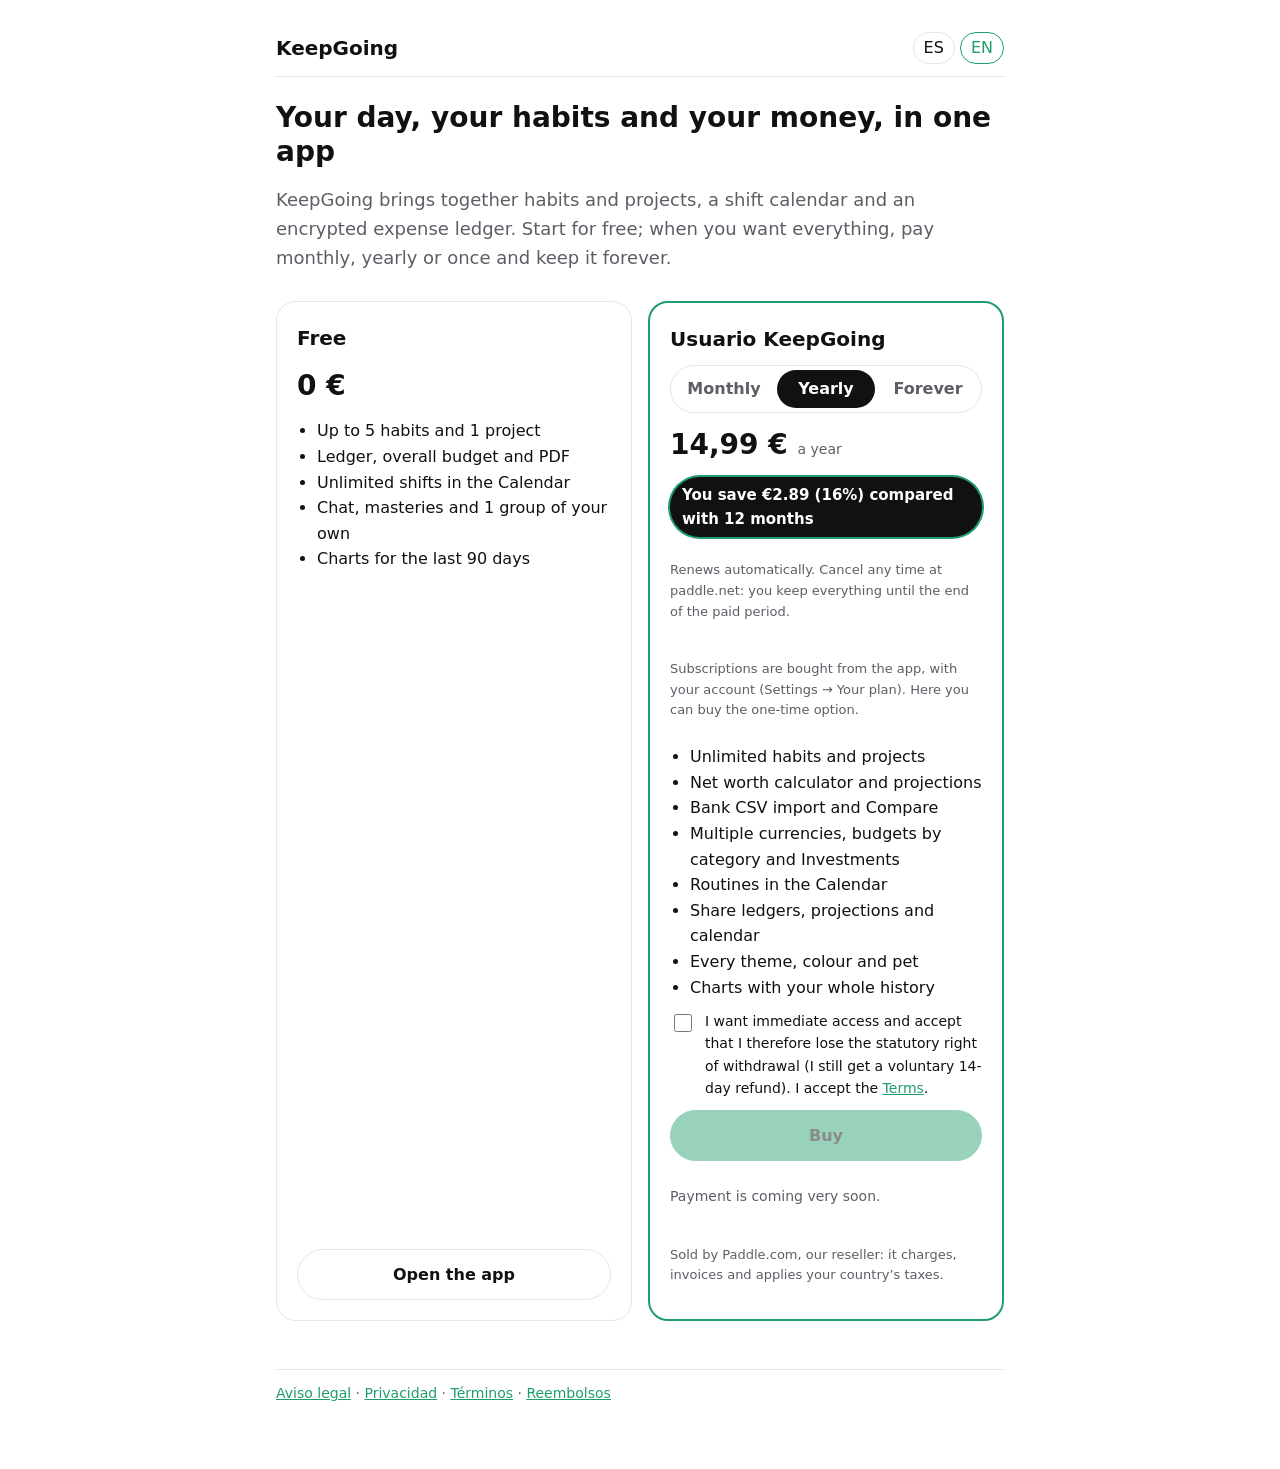
<file: web/index.html>
<!doctype html>
<html lang="es">
<head>
  <meta charset="utf-8">
  <meta name="viewport" content="width=device-width, initial-scale=1">
  <title>KeepGoing · Usuario KeepGoing</title>
  <meta name="description" content="KeepGoing: hábitos, proyectos, calendario de turnos y libreta de gastos en una sola app. Al mes, al año o con un pago único.">
  <link rel="icon" href="../icons/icon.svg" type="image/svg+xml">
  <link rel="stylesheet" href="../legal/legal.css">
  <link rel="stylesheet" href="shop.css">
</head>
<body>
<main>
  <header class="top"><a class="brand" href="../" data-app>KeepGoing</a>
    <a class="back-app" href="../" data-app hidden><span data-lang="es">‹ Volver a KeepGoing</span><span data-lang="en">‹ Back to KeepGoing</span></a>
    <span class="lang-switch"><button data-l="es">ES</button> <button data-l="en">EN</button></span></header>

  <section data-lang="es">
    <h1>Tu día, tus hábitos y tu dinero, en una sola app</h1>
    <p class="lead">KeepGoing junta hábitos y proyectos, un calendario de turnos y una libreta de gastos cifrada. Empieza gratis; cuando quieras todo, paga al mes, al año o una sola vez y es tuyo para siempre.</p>
  </section>
  <section data-lang="en">
    <h1>Your day, your habits and your money, in one app</h1>
    <p class="lead">KeepGoing brings together habits and projects, a shift calendar and an encrypted expense ledger. Start for free; when you want everything, pay monthly, yearly or once and keep it forever.</p>
  </section>

  <div class="plans">
    <article class="plan">
      <h2>Free</h2>
      <p class="price">0 €</p>
      <ul data-lang="es"><li>Hasta 5 hábitos y 1 proyecto</li><li>Libreta, presupuesto global y PDF</li><li>Turnos sin límite en el Calendario</li><li>Chat, maestrías y 1 grupo propio</li><li>Gráficos de los últimos 90 días</li></ul>
      <ul data-lang="en"><li>Up to 5 habits and 1 project</li><li>Ledger, overall budget and PDF</li><li>Unlimited shifts in the Calendar</li><li>Chat, masteries and 1 group of your own</li><li>Charts for the last 90 days</li></ul>
      <a class="btn" href="../" data-app><span data-lang="es">Abrir la app</span><span data-lang="en">Open the app</span></a>
    </article>
    <article class="plan best">
      <h2>Usuario KeepGoing</h2>
      <div class="terms" role="radiogroup">
        <button type="button" data-term="month" aria-pressed="false"><span data-lang="es">Mensual</span><span data-lang="en">Monthly</span></button>
        <button type="button" data-term="year" aria-pressed="true" class="on"><span data-lang="es">Anual</span><span data-lang="en">Yearly</span></button>
        <button type="button" data-term="forever" aria-pressed="false"><span data-lang="es">Para siempre</span><span data-lang="en">Forever</span></button>
      </div>
      <p class="price"><span id="price">14,99 €</span> <span data-per="month" hidden><small data-lang="es">al mes</small><small data-lang="en">a month</small></span><span data-per="year"><small data-lang="es">al año</small><small data-lang="en">a year</small></span><span data-per="forever" hidden><small data-lang="es">pago único</small><small data-lang="en">one-time</small></span></p>
      <p class="save" id="save" hidden></p>
      <p class="muted small" id="sub-note"><span data-lang="es">Se renueva sola. Cancélala cuando quieras en paddle.net: sigues teniendo todo hasta el final del periodo pagado.</span><span data-lang="en">Renews automatically. Cancel any time at paddle.net: you keep everything until the end of the paid period.</span></p>
      <p class="muted small" id="sub-app" hidden><span data-lang="es">Las suscripciones se contratan desde la app, con tu cuenta (Ajustes → Tu plan). Aquí puedes comprar el pago único.</span><span data-lang="en">Subscriptions are bought from the app, with your account (Settings → Your plan). Here you can buy the one-time option.</span></p>
      <ul data-lang="es"><li>Hábitos y proyectos sin límite</li><li>Calculadora de Patrimonio y proyecciones</li><li>Registrar CSV del banco y Comparar</li><li>Varias monedas, presupuesto por categorías e Inversiones</li><li>Rutinas en el Calendario</li><li>Compartir libretas, proyecciones y calendario</li><li>Todos los temas, colores y mascotas</li><li>Gráficos con todo tu historial</li></ul>
      <ul data-lang="en"><li>Unlimited habits and projects</li><li>Net worth calculator and projections</li><li>Bank CSV import and Compare</li><li>Multiple currencies, budgets by category and Investments</li><li>Routines in the Calendar</li><li>Share ledgers, projections and calendar</li><li>Every theme, colour and pet</li><li>Charts with your whole history</li></ul>
      <label class="consent"><input type="checkbox" id="consent">
        <span data-lang="es">Quiero acceso inmediato y acepto que así pierdo el derecho legal de desistimiento (sigo teniendo 14 días de reembolso voluntario). Acepto los <a href="../legal/terminos.html">Términos</a>.</span>
        <span data-lang="en">I want immediate access and accept that I therefore lose the statutory right of withdrawal (I still get a voluntary 14-day refund). I accept the <a href="../legal/terminos.html?lang=en">Terms</a>.</span></label>
      <button class="btn primary" id="buy" disabled><span data-lang="es">Comprar</span><span data-lang="en">Buy</span></button>
      <p class="muted" id="soon" hidden><span data-lang="es">El pago llegará muy pronto.</span><span data-lang="en">Payment is coming very soon.</span></p>
      <p class="muted small"><span data-lang="es">Vende Paddle.com, nuestro revendedor: cobra, factura y aplica los impuestos de tu país.</span><span data-lang="en">Sold by Paddle.com, our reseller: it charges, invoices and applies your country’s taxes.</span></p>
    </article>
  </div>

  <section id="done" class="done" hidden>
    <h2 data-lang="es">¡Gracias!</h2><h2 data-lang="en">Thank you!</h2>
    <p id="done-app" hidden><span data-lang="es">Tu cuenta ya es Usuario KeepGoing. Vuelve a la app.</span><span data-lang="en">Your account is now a KeepGoing User. Go back to the app.</span></p>
    <div id="done-key" hidden>
      <p data-lang="es">Esta es tu key. Cópiala y canjéala en la app: Ajustes → Tu plan → Canjear una key. Guárdala bien: es de un solo uso.</p>
      <p data-lang="en">This is your key. Copy it and redeem it in the app: Settings → Your plan → Redeem a key. Keep it safe: it works once.</p>
      <p class="key" id="key">…</p>
      <button class="btn" id="copy"><span data-lang="es">Copiar</span><span data-lang="en">Copy</span></button>
    </div>
    <a class="btn primary" href="../" data-app><span data-lang="es">Abrir KeepGoing</span><span data-lang="en">Open KeepGoing</span></a>
  </section>

  <footer><a href="../legal/aviso-legal.html">Aviso legal</a> · <a href="../legal/privacidad.html">Privacidad</a> · <a href="../legal/terminos.html">Términos</a> · <a href="../legal/reembolsos.html">Reembolsos</a></footer>
</main>
<script src="../legal/lang.js"></script>
<script src="config.js"></script>
<script src="shop.js"></script>
</body>
</html>
</file>
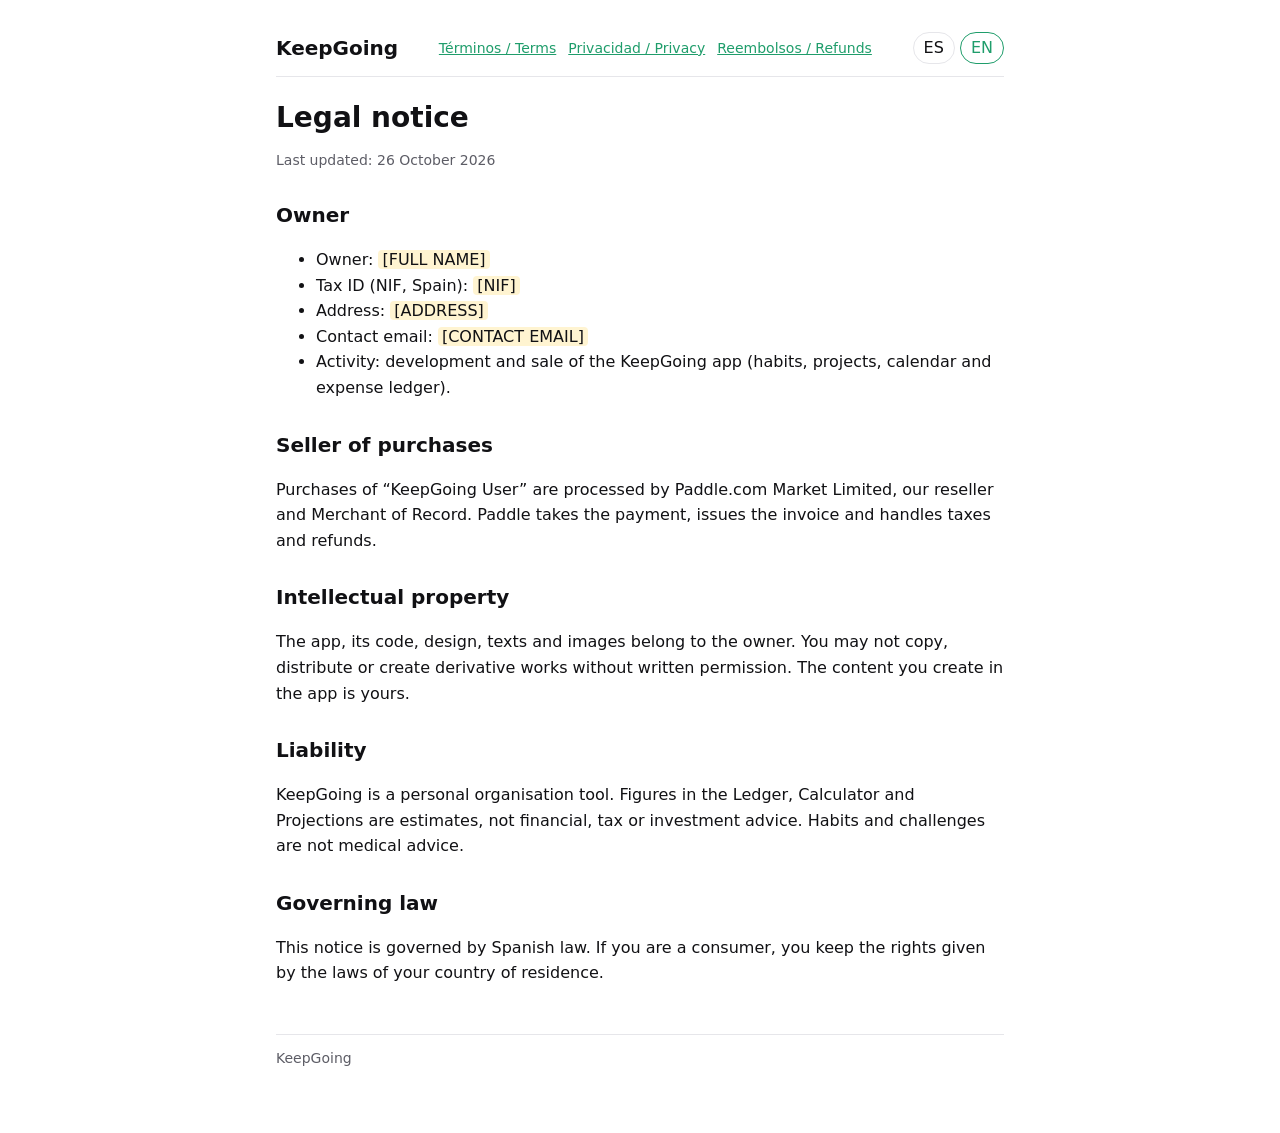
<file: legal/aviso-legal.html>
<!doctype html>
<html lang="es">
<head>
  <meta charset="utf-8">
  <meta name="viewport" content="width=device-width, initial-scale=1">
  <title>Aviso legal · KeepGoing</title>
  <link rel="stylesheet" href="legal.css">
</head>
<body>
<main>
  <header class="top"><a class="brand" href="../web/">KeepGoing</a>
    <nav class="legal-nav"><a href="terminos.html">Términos / Terms</a><a href="privacidad.html">Privacidad / Privacy</a><a href="reembolsos.html">Reembolsos / Refunds</a></nav>
    <span class="lang-switch"><button data-l="es">ES</button> <button data-l="en">EN</button></span></header>

  <section data-lang="es">
    <h1>Aviso legal</h1>
    <p class="updated">Última actualización: 26 de octubre de 2026</p>
    <h2>Titular</h2>
    <p>En cumplimiento de la Ley 34/2002, de servicios de la sociedad de la información y de comercio electrónico (LSSI), estos son los datos del titular de KeepGoing:</p>
    <ul>
      <li>Titular: <span class="todo">[NOMBRE Y APELLIDOS]</span></li>
      <li>NIF: <span class="todo">[NIF]</span></li>
      <li>Domicilio: <span class="todo">[DOMICILIO]</span></li>
      <li>Correo de contacto: <span class="todo">[EMAIL DE CONTACTO]</span></li>
      <li>Actividad: desarrollo y venta de la aplicación KeepGoing (hábitos, proyectos, calendario y libreta de gastos).</li>
    </ul>
    <h2>Vendedor de las compras</h2>
    <p>Las compras de «Usuario KeepGoing» las procesa Paddle.com Market Limited, que actúa como revendedor y comerciante registrado («Merchant of Record»). Paddle cobra el pago, emite la factura y gestiona los impuestos y los reembolsos.</p>
    <h2>Propiedad intelectual</h2>
    <p>La aplicación, su código, diseño, textos e imágenes pertenecen al titular. No se permite copiarlos, distribuirlos ni crear obras derivadas sin su permiso por escrito. El contenido que tú creas en la aplicación es tuyo.</p>
    <h2>Responsabilidad</h2>
    <p>KeepGoing es una herramienta de organización personal. Las cifras de la Libreta, la Calculadora y las Proyecciones son estimaciones y no son asesoramiento financiero, fiscal ni de inversión. Los hábitos y retos no son consejo médico.</p>
    <h2>Ley aplicable</h2>
    <p>Este aviso se rige por la ley española. Si eres consumidor, conservas los derechos que te den las leyes de tu país de residencia.</p>
  </section>

  <section data-lang="en">
    <h1>Legal notice</h1>
    <p class="updated">Last updated: 26 October 2026</p>
    <h2>Owner</h2>
    <ul>
      <li>Owner: <span class="todo">[FULL NAME]</span></li>
      <li>Tax ID (NIF, Spain): <span class="todo">[NIF]</span></li>
      <li>Address: <span class="todo">[ADDRESS]</span></li>
      <li>Contact email: <span class="todo">[CONTACT EMAIL]</span></li>
      <li>Activity: development and sale of the KeepGoing app (habits, projects, calendar and expense ledger).</li>
    </ul>
    <h2>Seller of purchases</h2>
    <p>Purchases of “KeepGoing User” are processed by Paddle.com Market Limited, our reseller and Merchant of Record. Paddle takes the payment, issues the invoice and handles taxes and refunds.</p>
    <h2>Intellectual property</h2>
    <p>The app, its code, design, texts and images belong to the owner. You may not copy, distribute or create derivative works without written permission. The content you create in the app is yours.</p>
    <h2>Liability</h2>
    <p>KeepGoing is a personal organisation tool. Figures in the Ledger, Calculator and Projections are estimates, not financial, tax or investment advice. Habits and challenges are not medical advice.</p>
    <h2>Governing law</h2>
    <p>This notice is governed by Spanish law. If you are a consumer, you keep the rights given by the laws of your country of residence.</p>
  </section>
  <footer>KeepGoing</footer>
</main>
<script src="lang.js"></script>
</body>
</html>
</file>
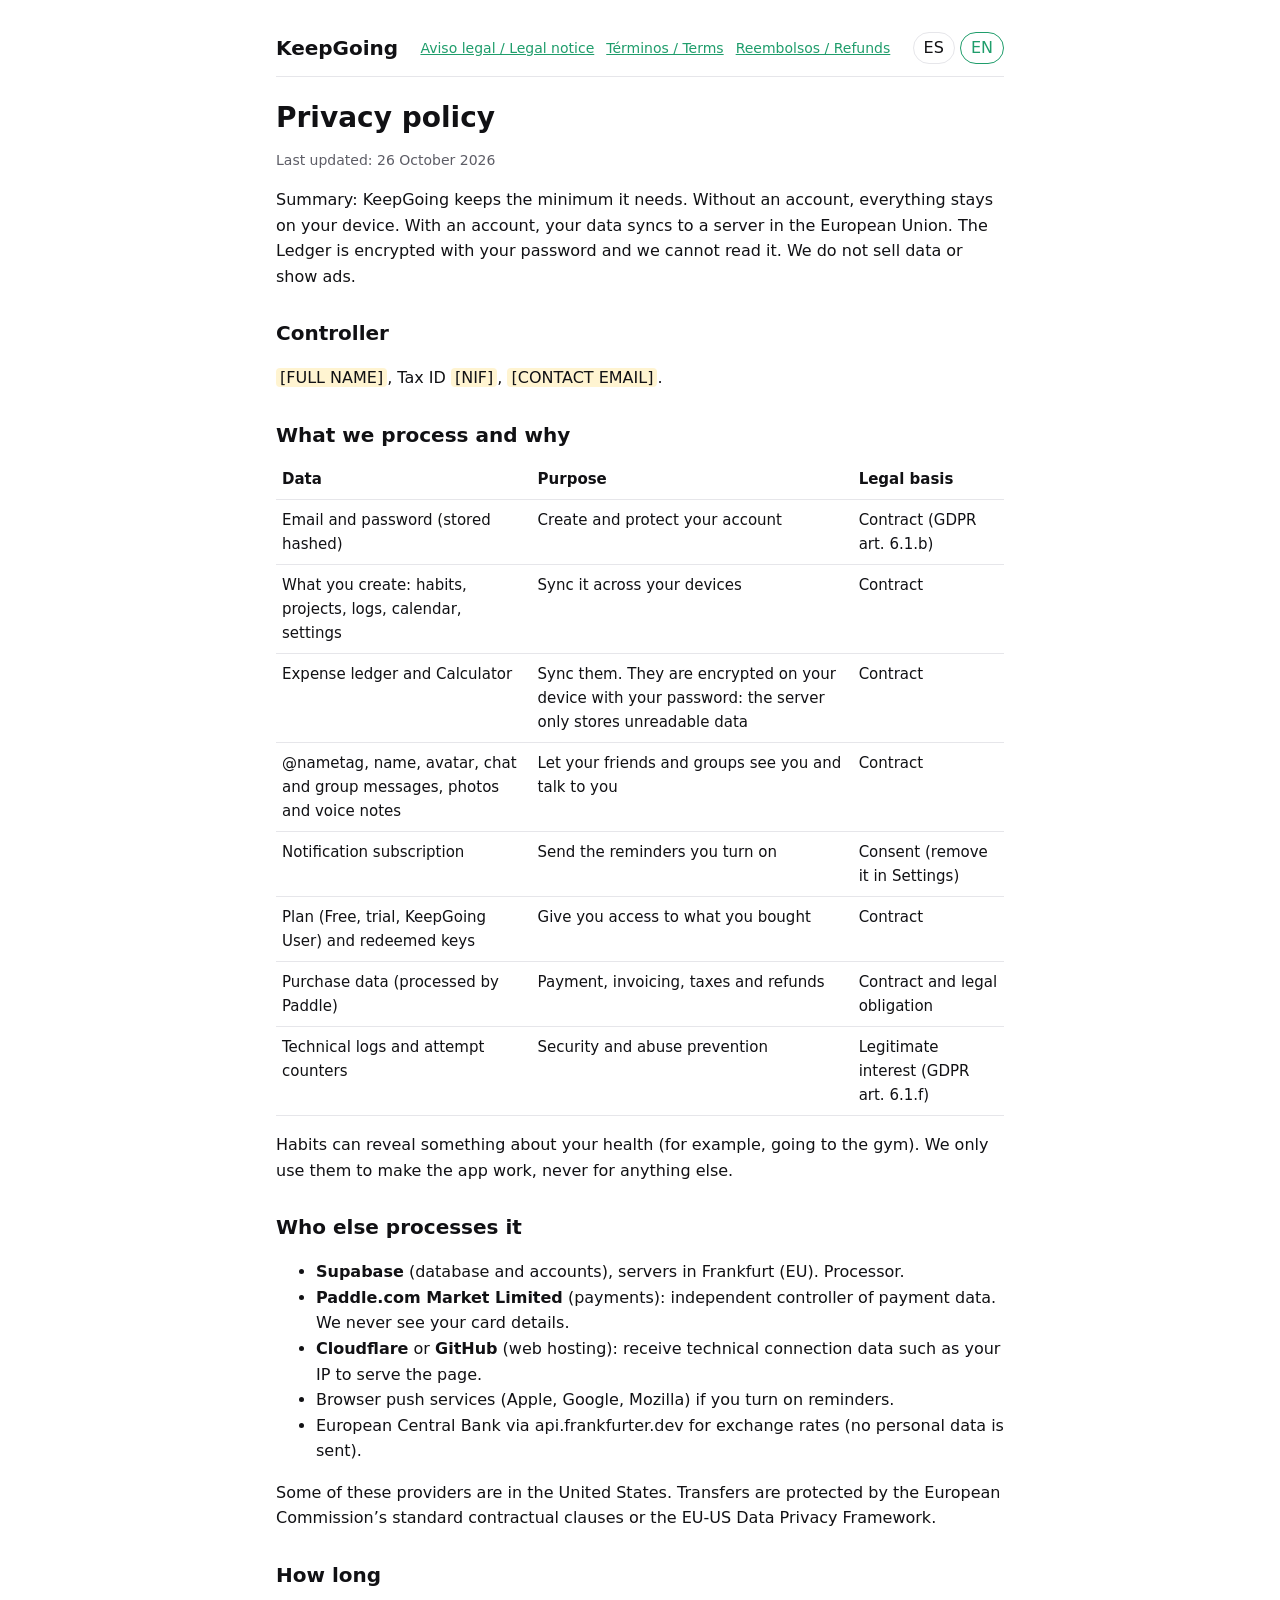
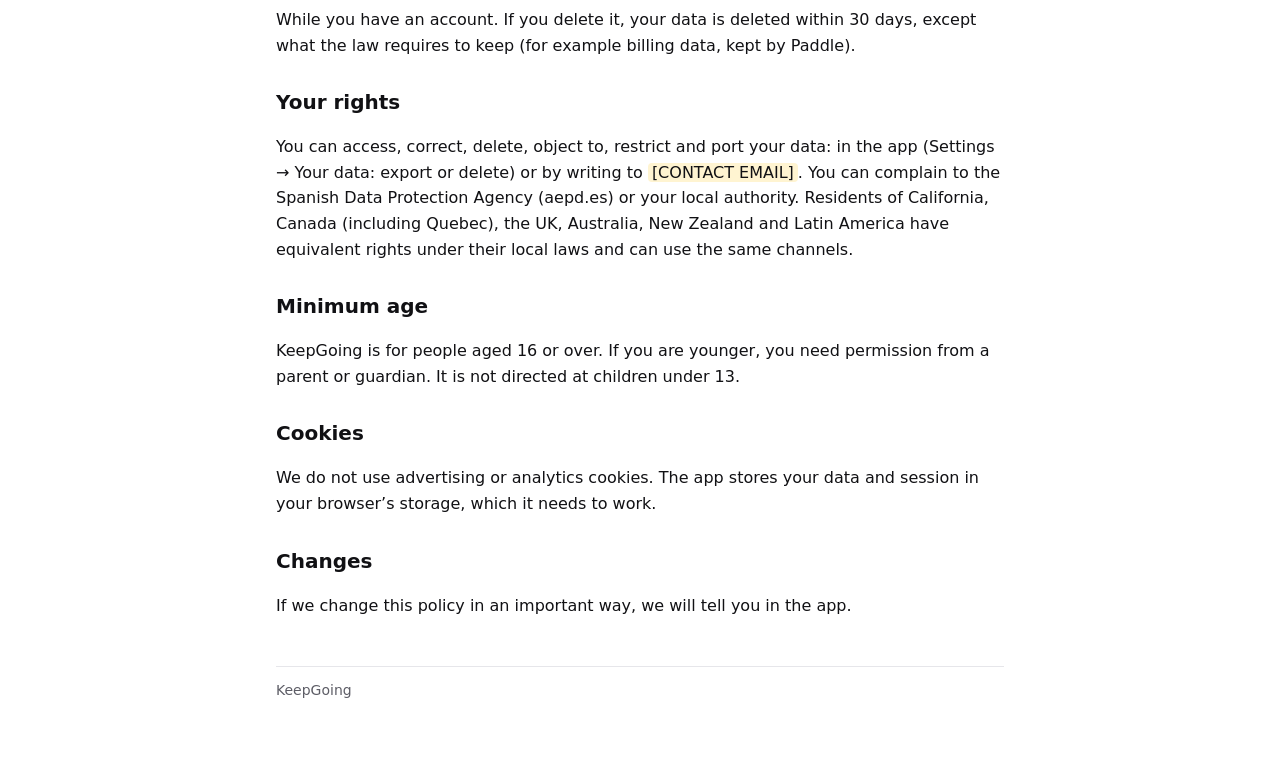
<file: legal/privacidad.html>
<!doctype html>
<html lang="es">
<head>
  <meta charset="utf-8">
  <meta name="viewport" content="width=device-width, initial-scale=1">
  <title>Privacidad · KeepGoing</title>
  <link rel="stylesheet" href="legal.css">
</head>
<body>
<main>
  <header class="top"><a class="brand" href="../web/">KeepGoing</a>
    <nav class="legal-nav"><a href="aviso-legal.html">Aviso legal / Legal notice</a><a href="terminos.html">Términos / Terms</a><a href="reembolsos.html">Reembolsos / Refunds</a></nav>
    <span class="lang-switch"><button data-l="es">ES</button> <button data-l="en">EN</button></span></header>

  <section data-lang="es">
    <h1>Política de privacidad</h1>
    <p class="updated">Última actualización: 26 de octubre de 2026</p>
    <p>Resumen: KeepGoing guarda lo mínimo para funcionar. Sin cuenta, todo se queda en tu dispositivo. Con cuenta, tus datos se sincronizan en un servidor de la Unión Europea. La Libreta va cifrada con tu contraseña y no podemos leerla. No vendemos datos ni mostramos publicidad.</p>

    <h2>Responsable</h2>
    <p><span class="todo">[NOMBRE Y APELLIDOS]</span>, NIF <span class="todo">[NIF]</span>, <span class="todo">[EMAIL DE CONTACTO]</span>.</p>

    <h2>Qué datos tratamos y para qué</h2>
    <table>
      <tr><th>Datos</th><th>Para qué</th><th>Base legal</th></tr>
      <tr><td>Correo y contraseña (la contraseña se guarda cifrada)</td><td>Crear y proteger tu cuenta</td><td>Contrato (art. 6.1.b RGPD)</td></tr>
      <tr><td>Lo que creas: hábitos, proyectos, registros, calendario, ajustes</td><td>Sincronizarlo entre tus dispositivos</td><td>Contrato</td></tr>
      <tr><td>Libreta de gastos y Calculadora</td><td>Sincronizarlas. Van cifradas en tu dispositivo con tu contraseña: el servidor solo guarda datos ilegibles</td><td>Contrato</td></tr>
      <tr><td>@nametag, nombre, avatar, mensajes, fotos y audios del chat y los grupos</td><td>Que tus amigos y grupos te vean y hablen contigo</td><td>Contrato</td></tr>
      <tr><td>Suscripción a notificaciones</td><td>Enviarte los recordatorios que actives</td><td>Consentimiento (lo puedes quitar en Ajustes)</td></tr>
      <tr><td>Plan (Free, prueba, Usuario KeepGoing) y keys canjeadas</td><td>Darte acceso a lo que has comprado</td><td>Contrato</td></tr>
      <tr><td>Datos de la compra (los trata Paddle)</td><td>Cobrar, facturar, impuestos y reembolsos</td><td>Contrato y obligación legal</td></tr>
      <tr><td>Registros técnicos y contadores de intentos</td><td>Seguridad y evitar abusos</td><td>Interés legítimo (art. 6.1.f RGPD)</td></tr>
    </table>
    <p>Los hábitos pueden revelar algo de tu salud (por ejemplo, ir al gimnasio). Solo los usamos para que la aplicación funcione y nunca para otra cosa.</p>

    <h2>Quién más los trata</h2>
    <ul>
      <li><b>Supabase</b> (base de datos y cuentas), en servidores de Frankfurt (UE). Encargado del tratamiento.</li>
      <li><b>Paddle.com Market Limited</b> (pagos): responsable independiente de los datos de pago. No vemos los datos de tu tarjeta.</li>
      <li><b>Cloudflare</b> o <b>GitHub</b> (alojamiento de la web): reciben datos técnicos de conexión, como la IP, para servir la página.</li>
      <li>Servicios de notificaciones del navegador (Apple, Google, Mozilla) si activas los recordatorios.</li>
      <li>Banco Central Europeo, vía api.frankfurter.dev, para los tipos de cambio (no se envían datos tuyos).</li>
    </ul>
    <p>Algunos de estos proveedores son de Estados Unidos. Las transferencias se protegen con las cláusulas contractuales tipo de la Comisión Europea o con el Marco de Privacidad de Datos UE-EE. UU.</p>

    <h2>Cuánto tiempo</h2>
    <p>Mientras tengas cuenta. Si la borras, se borran tus datos en un plazo de 30 días, salvo lo que la ley obligue a guardar (por ejemplo, datos de facturación, que guarda Paddle).</p>

    <h2>Tus derechos</h2>
    <p>Puedes acceder, rectificar, borrar, oponerte, limitar y llevarte tus datos. Desde la aplicación: Ajustes → Tus datos (exportar o borrar). También escribiendo a <span class="todo">[EMAIL DE CONTACTO]</span>. Si no estás de acuerdo con la respuesta, puedes reclamar ante la Agencia Española de Protección de Datos (aepd.es) o la autoridad de tu país.</p>

    <h2>Edad mínima</h2>
    <p>KeepGoing es para mayores de 16 años. Si tienes menos, necesitas el permiso de tu madre, padre o tutor.</p>

    <h2>Cookies</h2>
    <p>No usamos cookies de publicidad ni de análisis. La aplicación guarda tus datos y tu sesión en el almacenamiento de tu navegador, que es necesario para que funcione.</p>

    <h2>Cambios</h2>
    <p>Si cambiamos esta política de forma importante, te avisaremos en la aplicación.</p>
  </section>

  <section data-lang="en">
    <h1>Privacy policy</h1>
    <p class="updated">Last updated: 26 October 2026</p>
    <p>Summary: KeepGoing keeps the minimum it needs. Without an account, everything stays on your device. With an account, your data syncs to a server in the European Union. The Ledger is encrypted with your password and we cannot read it. We do not sell data or show ads.</p>

    <h2>Controller</h2>
    <p><span class="todo">[FULL NAME]</span>, Tax ID <span class="todo">[NIF]</span>, <span class="todo">[CONTACT EMAIL]</span>.</p>

    <h2>What we process and why</h2>
    <table>
      <tr><th>Data</th><th>Purpose</th><th>Legal basis</th></tr>
      <tr><td>Email and password (stored hashed)</td><td>Create and protect your account</td><td>Contract (GDPR art. 6.1.b)</td></tr>
      <tr><td>What you create: habits, projects, logs, calendar, settings</td><td>Sync it across your devices</td><td>Contract</td></tr>
      <tr><td>Expense ledger and Calculator</td><td>Sync them. They are encrypted on your device with your password: the server only stores unreadable data</td><td>Contract</td></tr>
      <tr><td>@nametag, name, avatar, chat and group messages, photos and voice notes</td><td>Let your friends and groups see you and talk to you</td><td>Contract</td></tr>
      <tr><td>Notification subscription</td><td>Send the reminders you turn on</td><td>Consent (remove it in Settings)</td></tr>
      <tr><td>Plan (Free, trial, KeepGoing User) and redeemed keys</td><td>Give you access to what you bought</td><td>Contract</td></tr>
      <tr><td>Purchase data (processed by Paddle)</td><td>Payment, invoicing, taxes and refunds</td><td>Contract and legal obligation</td></tr>
      <tr><td>Technical logs and attempt counters</td><td>Security and abuse prevention</td><td>Legitimate interest (GDPR art. 6.1.f)</td></tr>
    </table>
    <p>Habits can reveal something about your health (for example, going to the gym). We only use them to make the app work, never for anything else.</p>

    <h2>Who else processes it</h2>
    <ul>
      <li><b>Supabase</b> (database and accounts), servers in Frankfurt (EU). Processor.</li>
      <li><b>Paddle.com Market Limited</b> (payments): independent controller of payment data. We never see your card details.</li>
      <li><b>Cloudflare</b> or <b>GitHub</b> (web hosting): receive technical connection data such as your IP to serve the page.</li>
      <li>Browser push services (Apple, Google, Mozilla) if you turn on reminders.</li>
      <li>European Central Bank via api.frankfurter.dev for exchange rates (no personal data is sent).</li>
    </ul>
    <p>Some of these providers are in the United States. Transfers are protected by the European Commission’s standard contractual clauses or the EU-US Data Privacy Framework.</p>

    <h2>How long</h2>
    <p>While you have an account. If you delete it, your data is deleted within 30 days, except what the law requires to keep (for example billing data, kept by Paddle).</p>

    <h2>Your rights</h2>
    <p>You can access, correct, delete, object to, restrict and port your data: in the app (Settings → Your data: export or delete) or by writing to <span class="todo">[CONTACT EMAIL]</span>. You can complain to the Spanish Data Protection Agency (aepd.es) or your local authority. Residents of California, Canada (including Quebec), the UK, Australia, New Zealand and Latin America have equivalent rights under their local laws and can use the same channels.</p>

    <h2>Minimum age</h2>
    <p>KeepGoing is for people aged 16 or over. If you are younger, you need permission from a parent or guardian. It is not directed at children under 13.</p>

    <h2>Cookies</h2>
    <p>We do not use advertising or analytics cookies. The app stores your data and session in your browser’s storage, which it needs to work.</p>

    <h2>Changes</h2>
    <p>If we change this policy in an important way, we will tell you in the app.</p>
  </section>
  <footer>KeepGoing</footer>
</main>
<script src="lang.js"></script>
</body>
</html>
</file>
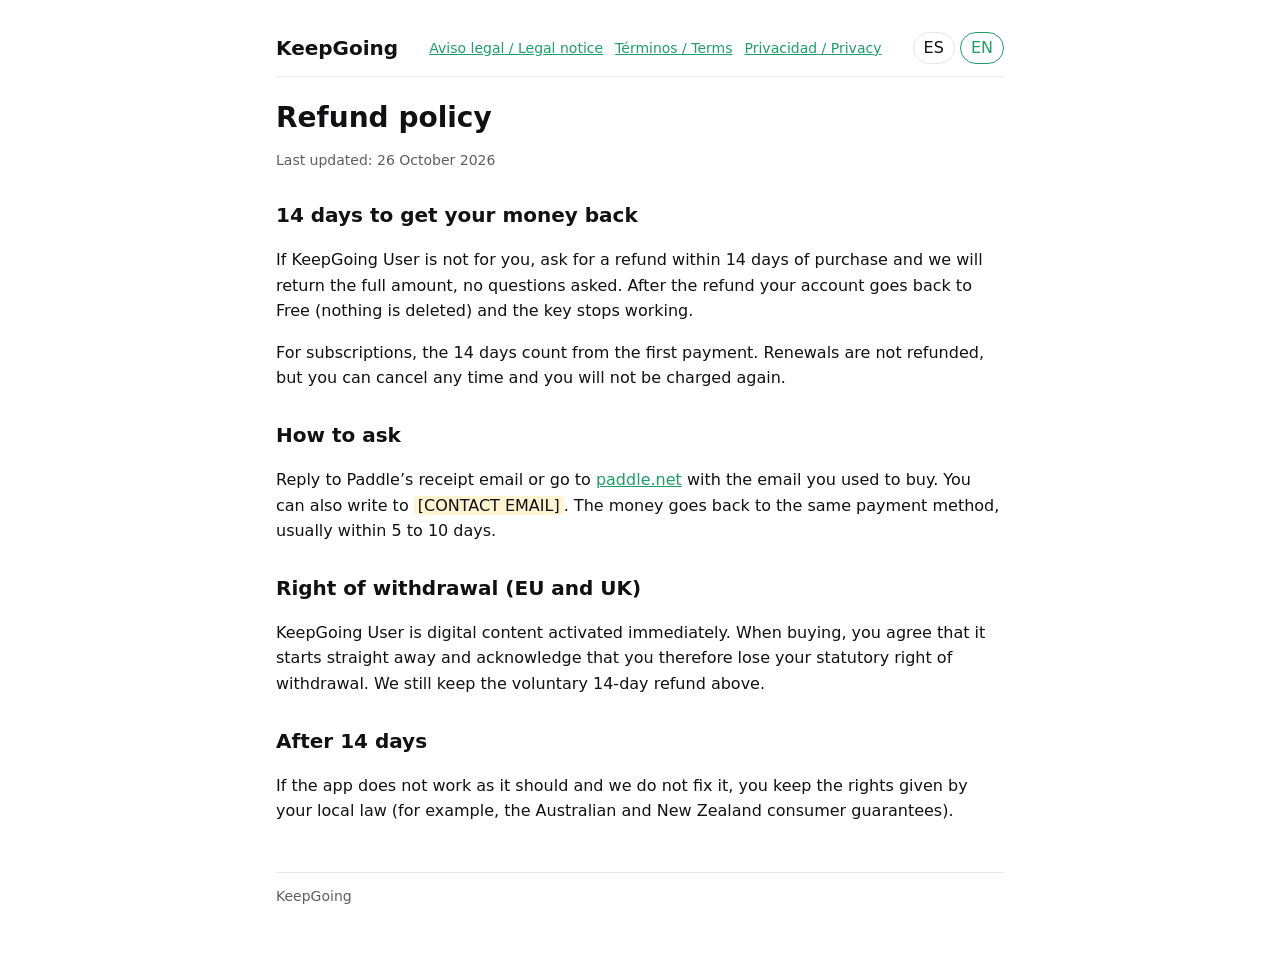
<file: legal/reembolsos.html>
<!doctype html>
<html lang="es">
<head>
  <meta charset="utf-8">
  <meta name="viewport" content="width=device-width, initial-scale=1">
  <title>Reembolsos · KeepGoing</title>
  <link rel="stylesheet" href="legal.css">
</head>
<body>
<main>
  <header class="top"><a class="brand" href="../web/">KeepGoing</a>
    <nav class="legal-nav"><a href="aviso-legal.html">Aviso legal / Legal notice</a><a href="terminos.html">Términos / Terms</a><a href="privacidad.html">Privacidad / Privacy</a></nav>
    <span class="lang-switch"><button data-l="es">ES</button> <button data-l="en">EN</button></span></header>

  <section data-lang="es">
    <h1>Política de reembolsos</h1>
    <p class="updated">Última actualización: 26 de octubre de 2026</p>
    <h2>14 días para pedir tu dinero</h2>
    <p>Si Usuario KeepGoing no te convence, pide el reembolso en los 14 días siguientes a la compra y te devolvemos el importe completo, sin preguntas. Al reembolsarlo, tu cuenta vuelve a Free (no se borra nada) y la key deja de valer.</p>
    <p>En las suscripciones, los 14 días cuentan desde el primer pago. Las renovaciones no se reembolsan, pero puedes cancelar cuando quieras y no se te volverá a cobrar.</p>
    <h2>Cómo pedirlo</h2>
    <p>Responde al correo de recibo de Paddle o entra en <a href="https://paddle.net" rel="noopener">paddle.net</a> con el correo de la compra. También puedes escribirnos a <span class="todo">[EMAIL DE CONTACTO]</span>. El dinero vuelve por el mismo medio de pago, normalmente en 5 a 10 días.</p>
    <h2>Derecho de desistimiento</h2>
    <p>Usuario KeepGoing es contenido digital que se activa al momento. Al comprar, aceptas que empiece enseguida y reconoces que, por ley (art. 103.m del Texto Refundido de la Ley General para la Defensa de los Consumidores y Usuarios), así pierdes el derecho legal de desistimiento. Aun así, mantenemos los 14 días de reembolso voluntario de arriba.</p>
    <h2>Después de 14 días</h2>
    <p>Si la aplicación no funciona como debe y no lo arreglamos, tienes los derechos que te da la ley de tu país (por ejemplo, las garantías del consumidor de Australia y Nueva Zelanda).</p>
  </section>

  <section data-lang="en">
    <h1>Refund policy</h1>
    <p class="updated">Last updated: 26 October 2026</p>
    <h2>14 days to get your money back</h2>
    <p>If KeepGoing User is not for you, ask for a refund within 14 days of purchase and we will return the full amount, no questions asked. After the refund your account goes back to Free (nothing is deleted) and the key stops working.</p>
    <p>For subscriptions, the 14 days count from the first payment. Renewals are not refunded, but you can cancel any time and you will not be charged again.</p>
    <h2>How to ask</h2>
    <p>Reply to Paddle’s receipt email or go to <a href="https://paddle.net" rel="noopener">paddle.net</a> with the email you used to buy. You can also write to <span class="todo">[CONTACT EMAIL]</span>. The money goes back to the same payment method, usually within 5 to 10 days.</p>
    <h2>Right of withdrawal (EU and UK)</h2>
    <p>KeepGoing User is digital content activated immediately. When buying, you agree that it starts straight away and acknowledge that you therefore lose your statutory right of withdrawal. We still keep the voluntary 14-day refund above.</p>
    <h2>After 14 days</h2>
    <p>If the app does not work as it should and we do not fix it, you keep the rights given by your local law (for example, the Australian and New Zealand consumer guarantees).</p>
  </section>
  <footer>KeepGoing</footer>
</main>
<script src="lang.js"></script>
</body>
</html>
</file>
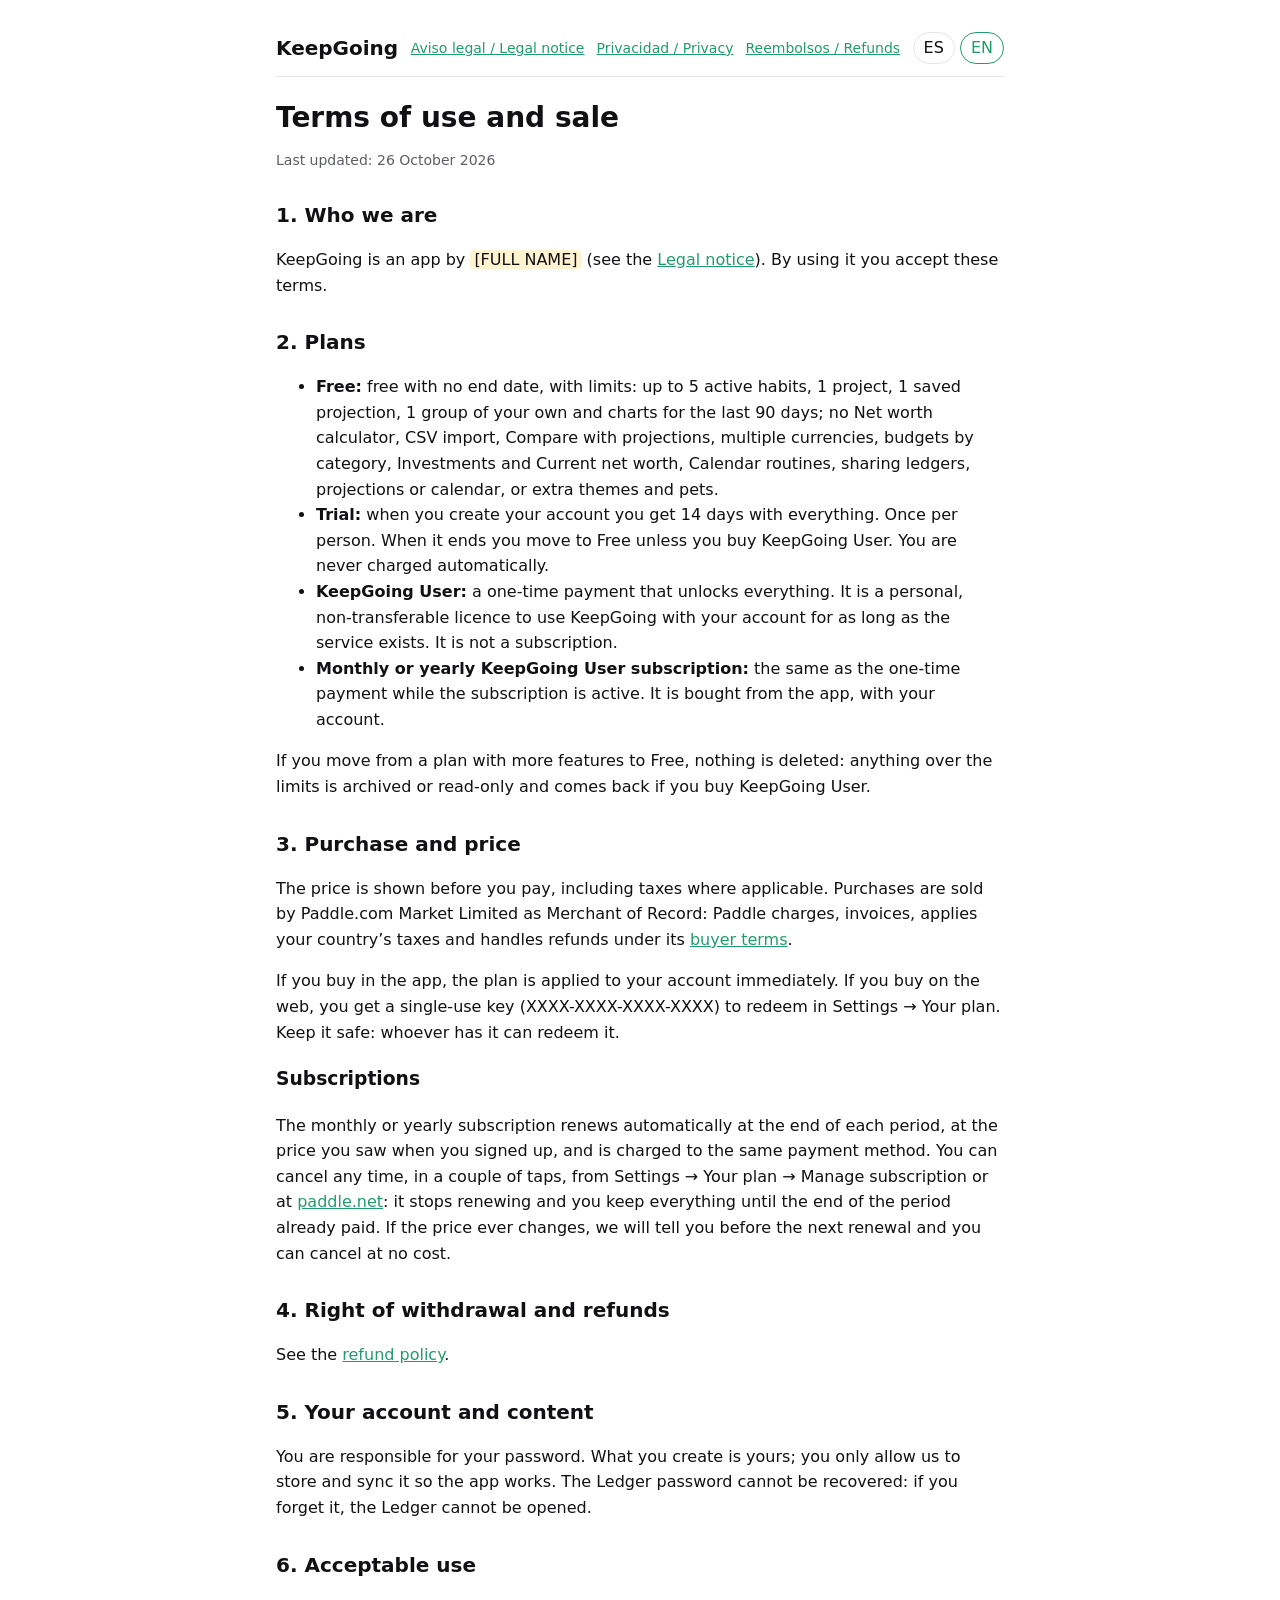
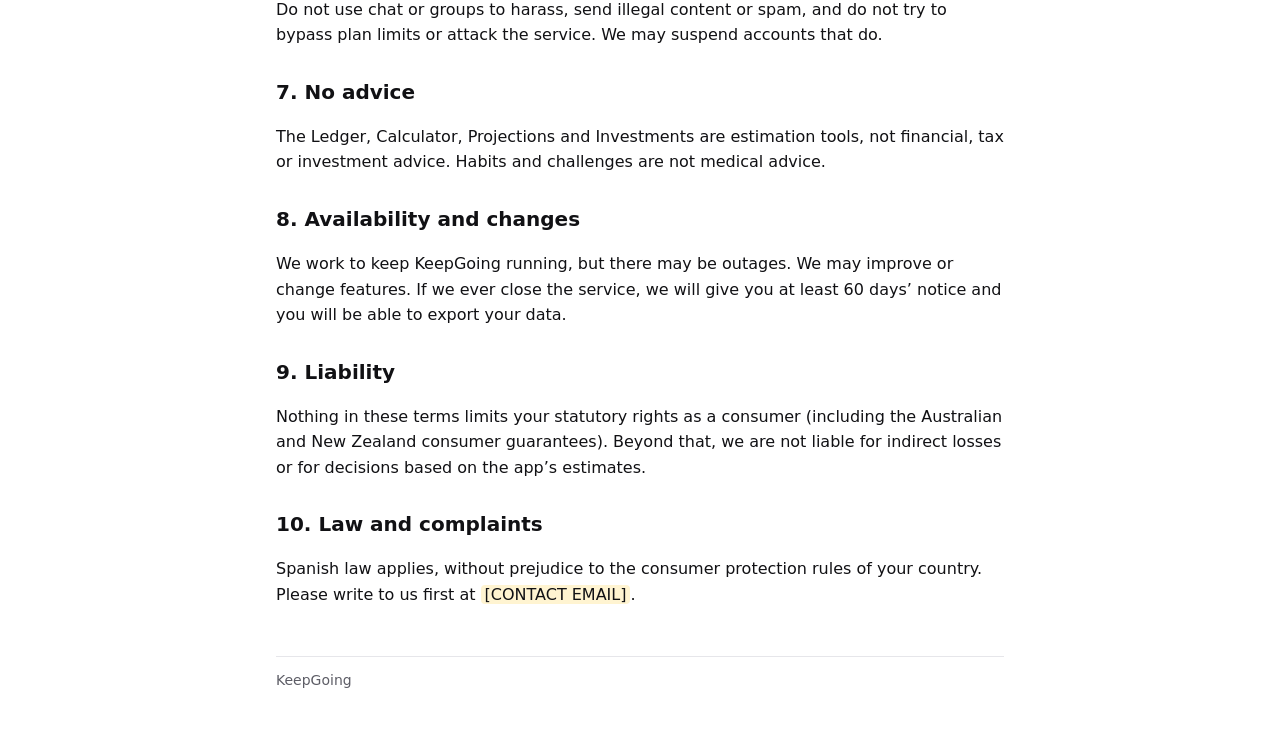
<file: legal/terminos.html>
<!doctype html>
<html lang="es">
<head>
  <meta charset="utf-8">
  <meta name="viewport" content="width=device-width, initial-scale=1">
  <title>Términos · KeepGoing</title>
  <link rel="stylesheet" href="legal.css">
</head>
<body>
<main>
  <header class="top"><a class="brand" href="../web/">KeepGoing</a>
    <nav class="legal-nav"><a href="aviso-legal.html">Aviso legal / Legal notice</a><a href="privacidad.html">Privacidad / Privacy</a><a href="reembolsos.html">Reembolsos / Refunds</a></nav>
    <span class="lang-switch"><button data-l="es">ES</button> <button data-l="en">EN</button></span></header>

  <section data-lang="es">
    <h1>Términos de uso y de venta</h1>
    <p class="updated">Última actualización: 26 de octubre de 2026</p>

    <h2>1. Quién somos</h2>
    <p>KeepGoing es una aplicación de <span class="todo">[NOMBRE Y APELLIDOS]</span> (ver <a href="aviso-legal.html">Aviso legal</a>). Al usarla aceptas estos términos.</p>

    <h2>2. Planes</h2>
    <ul>
      <li><b>Free:</b> gratis y sin fecha de fin, con límites: hasta 5 hábitos activos, 1 proyecto, 1 proyección guardada, 1 grupo propio y gráficos de los últimos 90 días; sin Calculadora de Patrimonio, Registrar CSV, Comparar con proyecciones, varias monedas, presupuesto por categorías, Inversiones y Patrimonio actual, rutinas del Calendario, compartir libretas, proyecciones o calendario, ni temas y mascotas extra.</li>
      <li><b>Prueba:</b> al crear tu cuenta tienes 14 días con todo. Es una vez por persona. Al acabar pasas a Free, salvo que compres Usuario KeepGoing. No se te cobra nada automáticamente.</li>
      <li><b>Usuario KeepGoing:</b> un solo pago que desbloquea todo. Es una licencia personal e intransferible para usar KeepGoing con tu cuenta mientras el servicio exista. No es una suscripción.</li>
      <li><b>Suscripción mensual o anual a Usuario KeepGoing:</b> lo mismo que el pago único mientras la suscripción esté activa. Se contrata desde la aplicación, con tu cuenta.</li>
    </ul>
    <p>Si pasas de un plan con más funciones a Free, no se borra nada: lo que supera los límites queda archivado o en solo lectura y vuelve si compras Usuario KeepGoing.</p>

    <h2>3. Compra y precio</h2>
    <p>El precio se muestra antes de pagar, con impuestos incluidos cuando corresponda. Las compras las vende Paddle.com Market Limited como comerciante registrado: Paddle cobra, factura, aplica los impuestos de tu país y gestiona los reembolsos según sus <a href="https://www.paddle.com/legal/checkout-buyer-terms" rel="noopener">términos para compradores</a>.</p>
    <p>Si compras dentro de la aplicación, el plan se aplica a tu cuenta al momento. Si compras en la web, recibes una key de un solo uso (XXXX-XXXX-XXXX-XXXX) para canjearla en Ajustes → Tu plan. Guárdala: quien la tenga puede canjearla.</p>
    <h3>Suscripciones</h3>
    <p>La suscripción mensual o anual se renueva sola al final de cada periodo, al precio que viste al contratarla, y se cobra con el mismo medio de pago. Puedes cancelarla cuando quieras, en un par de toques, desde Ajustes → Tu plan → Gestionar la suscripción o en <a href="https://paddle.net" rel="noopener">paddle.net</a>: no se renueva más y sigues teniendo todo hasta el final del periodo ya pagado. Si algún día cambia el precio, te avisaremos antes de la siguiente renovación y podrás cancelar sin coste.</p>

    <h2>4. Derecho de desistimiento y reembolsos</h2>
    <p>Ver la <a href="reembolsos.html">política de reembolsos</a>.</p>

    <h2>5. Tu cuenta y tu contenido</h2>
    <p>Eres responsable de tu contraseña. Lo que creas es tuyo; nos das permiso solo para guardarlo y sincronizarlo para que la aplicación funcione. La contraseña de la Libreta no se puede recuperar: si la olvidas, la Libreta no se puede abrir.</p>

    <h2>6. Uso correcto</h2>
    <p>No uses el chat ni los grupos para acosar, enviar contenido ilegal o spam, ni intentes saltarte los límites de los planes o atacar el servicio. Podemos suspender cuentas que lo hagan.</p>

    <h2>7. Sin asesoramiento</h2>
    <p>La Libreta, la Calculadora, las Proyecciones y las Inversiones son herramientas de estimación. No son asesoramiento financiero, fiscal ni de inversión. Los hábitos y retos no son consejo médico.</p>

    <h2>8. Disponibilidad y cambios</h2>
    <p>Trabajamos para que KeepGoing funcione siempre, pero puede haber cortes. Podemos mejorar o cambiar funciones. Si alguna vez cerramos el servicio, te avisaremos con al menos 60 días y podrás exportar tus datos.</p>

    <h2>9. Responsabilidad</h2>
    <p>Nada de estos términos limita los derechos que te da la ley como consumidor. Fuera de eso, no respondemos de daños indirectos ni de decisiones tomadas a partir de las estimaciones de la aplicación.</p>

    <h2>10. Ley y reclamaciones</h2>
    <p>Se aplica la ley española, sin perjuicio de las normas de protección del consumidor de tu país. Escríbenos primero a <span class="todo">[EMAIL DE CONTACTO]</span>. En la UE también puedes usar la plataforma europea de resolución de litigios.</p>
  </section>

  <section data-lang="en">
    <h1>Terms of use and sale</h1>
    <p class="updated">Last updated: 26 October 2026</p>

    <h2>1. Who we are</h2>
    <p>KeepGoing is an app by <span class="todo">[FULL NAME]</span> (see the <a href="aviso-legal.html?lang=en">Legal notice</a>). By using it you accept these terms.</p>

    <h2>2. Plans</h2>
    <ul>
      <li><b>Free:</b> free with no end date, with limits: up to 5 active habits, 1 project, 1 saved projection, 1 group of your own and charts for the last 90 days; no Net worth calculator, CSV import, Compare with projections, multiple currencies, budgets by category, Investments and Current net worth, Calendar routines, sharing ledgers, projections or calendar, or extra themes and pets.</li>
      <li><b>Trial:</b> when you create your account you get 14 days with everything. Once per person. When it ends you move to Free unless you buy KeepGoing User. You are never charged automatically.</li>
      <li><b>KeepGoing User:</b> a one-time payment that unlocks everything. It is a personal, non-transferable licence to use KeepGoing with your account for as long as the service exists. It is not a subscription.</li>
      <li><b>Monthly or yearly KeepGoing User subscription:</b> the same as the one-time payment while the subscription is active. It is bought from the app, with your account.</li>
    </ul>
    <p>If you move from a plan with more features to Free, nothing is deleted: anything over the limits is archived or read-only and comes back if you buy KeepGoing User.</p>

    <h2>3. Purchase and price</h2>
    <p>The price is shown before you pay, including taxes where applicable. Purchases are sold by Paddle.com Market Limited as Merchant of Record: Paddle charges, invoices, applies your country’s taxes and handles refunds under its <a href="https://www.paddle.com/legal/checkout-buyer-terms" rel="noopener">buyer terms</a>.</p>
    <p>If you buy in the app, the plan is applied to your account immediately. If you buy on the web, you get a single-use key (XXXX-XXXX-XXXX-XXXX) to redeem in Settings → Your plan. Keep it safe: whoever has it can redeem it.</p>
    <h3>Subscriptions</h3>
    <p>The monthly or yearly subscription renews automatically at the end of each period, at the price you saw when you signed up, and is charged to the same payment method. You can cancel any time, in a couple of taps, from Settings → Your plan → Manage subscription or at <a href="https://paddle.net" rel="noopener">paddle.net</a>: it stops renewing and you keep everything until the end of the period already paid. If the price ever changes, we will tell you before the next renewal and you can cancel at no cost.</p>

    <h2>4. Right of withdrawal and refunds</h2>
    <p>See the <a href="reembolsos.html?lang=en">refund policy</a>.</p>

    <h2>5. Your account and content</h2>
    <p>You are responsible for your password. What you create is yours; you only allow us to store and sync it so the app works. The Ledger password cannot be recovered: if you forget it, the Ledger cannot be opened.</p>

    <h2>6. Acceptable use</h2>
    <p>Do not use chat or groups to harass, send illegal content or spam, and do not try to bypass plan limits or attack the service. We may suspend accounts that do.</p>

    <h2>7. No advice</h2>
    <p>The Ledger, Calculator, Projections and Investments are estimation tools, not financial, tax or investment advice. Habits and challenges are not medical advice.</p>

    <h2>8. Availability and changes</h2>
    <p>We work to keep KeepGoing running, but there may be outages. We may improve or change features. If we ever close the service, we will give you at least 60 days’ notice and you will be able to export your data.</p>

    <h2>9. Liability</h2>
    <p>Nothing in these terms limits your statutory rights as a consumer (including the Australian and New Zealand consumer guarantees). Beyond that, we are not liable for indirect losses or for decisions based on the app’s estimates.</p>

    <h2>10. Law and complaints</h2>
    <p>Spanish law applies, without prejudice to the consumer protection rules of your country. Please write to us first at <span class="todo">[CONTACT EMAIL]</span>.</p>
  </section>
  <footer>KeepGoing</footer>
</main>
<script src="lang.js"></script>
</body>
</html>
</file>
<file: css/app.css>
/* =========================================================
   KeepGoing — estilos
   Los colores derivados (--surface, sombras…) los calcula app.js
   a partir de --bg (principal), --fg (secundario) y --accent.
   ========================================================= */
:root {
  --bg: #000000;
  --fg: #ffffff;
  --accent: #3ddc97;
  --accent-ink: #000000;
  --app-bg: #000000;
  --surface: #1c1c1e;
  --surface-2: #2a2a2d;
  --surface-3: #38383c;
  --muted: #8e8e93;
  --line: rgba(255, 255, 255, .08);
  --sh-out: 0 14px 30px rgba(0, 0, 0, .55);
  --sh-in: inset 0 2px 1px rgba(255, 255, 255, .07), inset 0 -8px 16px rgba(0, 0, 0, .35);
  --sh-press: inset 0 4px 12px rgba(0, 0, 0, .5);
  --glass: none;
  --r-xl: 30px;
  --r-lg: 24px;
  --r-md: 18px;
  --r-sm: 12px;
  --dot: 15px;
  --dot-gap: 4px;
  /* ---------- tipografía (centralizada) ----------
     --font-main la cambia app.js según la letra elegida (Quicksand por defecto) */
  --font-main: "Quicksand";
  --font: var(--font-main), ui-rounded, "SF Pro Rounded", system-ui, -apple-system, "Segoe UI", Roboto, sans-serif;
  --fw-title: 800;      /* títulos */
  --fw-subtitle: 700;   /* subtítulos y cabeceras de tarjeta */
  --fw-ui: 700;         /* botones y elementos interactivos */
  --fw-body: 400;       /* texto general */
  --fw-label: 600;      /* etiquetas */
  --fw-secondary: 500;  /* textos secundarios */
  --fw-num: 700;        /* cifras destacadas */
  --fw-strong: 700;     /* negritas dentro del texto */
  --fs-body: 16px; --fs-small: 13px;
  --lh-body: 1.5; --lh-tight: 1.2;
  --ls-title: -.01em;
  --serif: "Cinzel", "Trajan Pro", "Times New Roman", Georgia, serif;
  --gutter: 16px;
  --nav-h: 72px;
  --safe-t: env(safe-area-inset-top, 0px);
  --safe-b: env(safe-area-inset-bottom, 0px);
  --safe-l: env(safe-area-inset-left, 0px);
  --safe-r: env(safe-area-inset-right, 0px);
  color-scheme: dark;
}
:root[data-light="1"] { color-scheme: light; }
:root[data-style="minimal"] {
  --r-xl: 20px; --r-lg: 16px; --r-md: 14px; --r-sm: 10px;
}

* { box-sizing: border-box; }
html, body { margin: 0; min-height: 100%; }
/* v1.26.1: sin zoom con doble toque en el móvil (Safari lo hacía al tocar dos veces seguidas). Pellizcar sigue funcionando. */
html, body, button, a, label, input, select, textarea, summary, [role="button"] { touch-action: manipulation; }
body {
  background: var(--app-bg);
  background-attachment: fixed;
  color: var(--fg);
  font-family: var(--font);
  font-size: var(--fs-body);
  font-weight: var(--fw-body);
  line-height: var(--lh-body);
  -webkit-font-smoothing: antialiased;
  -webkit-text-size-adjust: 100%;
  -webkit-tap-highlight-color: transparent;
  overscroll-behavior-y: none;
}
button, input, select, textarea { font: inherit; color: inherit; }
button { cursor: pointer; }
:focus-visible { outline: 3px solid var(--accent); outline-offset: 2px; }
.sr-only { position: absolute; width: 1px; height: 1px; overflow: hidden; clip: rect(0 0 0 0); white-space: nowrap; }
svg.i { width: 24px; height: 24px; flex: none; stroke: currentColor; fill: none; stroke-width: 2; stroke-linecap: round; stroke-linejoin: round; }
h1, h2, h3, h4 { font-weight: var(--fw-title); line-height: var(--lh-tight); letter-spacing: var(--ls-title); }
h3, h4 { font-weight: var(--fw-subtitle); }
b, strong { font-weight: var(--fw-strong); }
button, select { font-weight: var(--fw-ui); }
.muted { color: var(--muted); font-weight: var(--fw-secondary); }
.small { font-size: var(--fs-small); }
.row { display: flex; align-items: center; gap: 10px; }
.row.wrap { flex-wrap: wrap; }
.grow { flex: 1; min-width: 0; }
.stack { display: flex; flex-direction: column; gap: 12px; }
.center { text-align: center; }
.hidden { display: none !important; }

/* ---------- superficie clay ---------- */
.clay {
  background: var(--surface);
  border-radius: var(--r-xl);
  box-shadow: var(--sh-out), var(--sh-in);
  backdrop-filter: var(--glass);
  -webkit-backdrop-filter: var(--glass);
}
:root[data-style="minimal"] .clay { box-shadow: none; border: 1px solid var(--line); }
.card { padding: 18px; }
.card + .card { margin-top: 16px; }
.section-title { font-size: 18px; font-weight: var(--fw-subtitle); margin: 0 0 12px; }

/* ---------- botones ---------- */
.btn {
  display: inline-flex; align-items: center; justify-content: center; gap: 8px;
  min-height: 48px; padding: 0 22px;
  border: 0; border-radius: 999px;
  background: var(--surface-2); color: var(--fg);
  font-weight: var(--fw-ui); font-size: 16px;
  box-shadow: var(--sh-out), var(--sh-in);
  transition: transform .12s ease, box-shadow .12s ease, background .2s;
  user-select: none; -webkit-user-select: none;
}
.btn:active, .icon-btn:active, .chip:active { transform: scale(.95); box-shadow: var(--sh-press); }
.btn.primary { background: var(--fg); color: var(--bg); }
.btn.accent { background: var(--accent); color: var(--accent-ink); }
.btn.danger { background: #e5484d; color: #fff; }
.btn.ghost { background: transparent; box-shadow: none; }
.btn.block { width: 100%; }
.btn:disabled { opacity: .45; pointer-events: none; }
:root[data-style="minimal"] .btn { box-shadow: none; border: 1px solid var(--line); }
:root[data-style="minimal"] .btn.primary, :root[data-style="minimal"] .btn.accent { border-color: transparent; }

.icon-btn {
  width: 52px; height: 52px; flex: none;
  display: inline-grid; place-items: center;
  border: 0; border-radius: 50%;
  background: var(--surface); color: var(--fg);
  box-shadow: var(--sh-out), var(--sh-in);
  transition: transform .12s ease;
}
.icon-btn.sm { width: 40px; height: 40px; }
.icon-btn.sm svg.i { width: 20px; height: 20px; }
:root[data-style="minimal"] .icon-btn { box-shadow: none; border: 1px solid var(--line); }
.pill-group {
  display: inline-flex; gap: 2px; padding: 0 6px; height: 52px; align-items: center;
  border-radius: 999px; background: var(--surface); box-shadow: var(--sh-out), var(--sh-in);
}
.pill-group .icon-btn { background: transparent; box-shadow: none; border: 0; width: 46px; height: 46px; }
:root[data-style="minimal"] .pill-group { box-shadow: none; border: 1px solid var(--line); }

.chip {
  display: inline-flex; align-items: center; gap: 6px;
  min-height: 38px; padding: 0 14px;
  border: 0; border-radius: 999px;
  background: var(--surface-2); color: var(--fg); font-weight: var(--fw-ui); font-size: 14px;
  box-shadow: var(--sh-in);
}
.chip.on { background: var(--fg); color: var(--bg); }
:root[data-style="minimal"] .chip { box-shadow: none; border: 1px solid var(--line); }

.seg { display: flex; padding: 5px; gap: 4px; border-radius: 999px; background: var(--surface-2); box-shadow: inset 0 3px 8px rgba(0,0,0,.25); }
.seg button { flex: 1; min-height: 40px; border: 0; border-radius: 999px; background: transparent; font-weight: var(--fw-ui); font-size: 14px; color: var(--muted); padding: 0 10px; }
.seg button.on { background: var(--fg); color: var(--bg); box-shadow: var(--sh-out); }

/* ---------- formularios ---------- */
.field { display: flex; flex-direction: column; gap: 6px; }
.field > span { font-size: 13px; font-weight: var(--fw-label); color: var(--muted); text-transform: uppercase; letter-spacing: .04em; }
.input {
  width: 100%; min-height: 50px; padding: 12px 16px;
  border: 0; border-radius: var(--r-md);
  background: var(--surface-2); color: var(--fg);
  box-shadow: inset 0 3px 8px rgba(0, 0, 0, .28), inset 0 -1px 0 rgba(255, 255, 255, .04);
  font-size: 16px; /* evita zoom en iOS */
  outline: none;
}
.input:focus { box-shadow: inset 0 3px 8px rgba(0, 0, 0, .28), 0 0 0 2px var(--accent); }
/* Safari en iPhone da a las fechas un ancho propio que ignora la columna y las solapa: se quita su aspecto nativo para que encojan */
input[type="date"].input { -webkit-appearance: none; appearance: none; display: block; min-width: 0; max-width: 100%; text-align: left; }
input[type="date"].input::-webkit-date-and-time-value { text-align: left; min-height: 1.25em; }
textarea.input { min-height: 84px; resize: vertical; }
:root[data-style="minimal"] .input { box-shadow: none; border: 1px solid var(--line); }
.check { display: flex; align-items: center; gap: 12px; font-weight: var(--fw-ui); cursor: pointer; }
.check input { width: 24px; height: 24px; accent-color: var(--accent); flex: none; }
.switch { position: relative; width: 54px; height: 32px; flex: none; }
.switch input { position: absolute; inset: 0; opacity: 0; margin: 0; cursor: pointer; z-index: 1; }
.switch span { position: absolute; inset: 0; border-radius: 999px; background: var(--surface-3); box-shadow: inset 0 3px 6px rgba(0,0,0,.3); transition: background .2s; }
.switch span::after { content: ""; position: absolute; top: 4px; left: 4px; width: 24px; height: 24px; border-radius: 50%; background: var(--fg); box-shadow: 0 2px 6px rgba(0,0,0,.35); transition: transform .2s; }
.switch input:checked + span { background: var(--accent); }
.switch input:checked + span::after { transform: translateX(22px); background: #fff; }
.stepper { display: inline-flex; align-items: center; gap: 10px; }
.stepper .input { width: 90px; text-align: center; font-weight: var(--fw-ui); }
input[type="color"].swatch-input { width: 44px; height: 44px; border: 0; padding: 0; border-radius: 50%; background: none; cursor: pointer; }
input[type="color"].swatch-input::-webkit-color-swatch-wrapper { padding: 0; }
input[type="color"].swatch-input::-webkit-color-swatch { border: 3px solid var(--surface-3); border-radius: 50%; }
input[type="color"].swatch-input::-moz-color-swatch { border: 3px solid var(--surface-3); border-radius: 50%; }

/* ---------- estructura ---------- */
.app { min-height: 100vh; min-height: 100dvh; }
.main {
  width: 100%; max-width: 1280px; margin: 0 auto;
  padding: calc(var(--safe-t) + 14px) calc(var(--gutter) + var(--safe-r)) calc(var(--nav-h) + var(--safe-b) + 34px) calc(var(--gutter) + var(--safe-l));
}
.top-bar { display: flex; align-items: center; justify-content: space-between; gap: 12px; }
.page-title { font-size: clamp(34px, 8vw, 46px); font-weight: var(--fw-title); letter-spacing: -.02em; margin: 18px 0 18px; line-height: 1.05; }
.page-sub { margin: -8px 0 18px; color: var(--muted); }

.nav {
  position: fixed; z-index: 40;
  left: 50%; transform: translateX(-50%);
  bottom: calc(12px + var(--safe-b));
  display: flex; gap: 4px; padding: 7px;
  border-radius: 999px;
  background: var(--surface);
  box-shadow: var(--sh-out), var(--sh-in);
  backdrop-filter: var(--glass); -webkit-backdrop-filter: var(--glass);
}
:root[data-style="minimal"] .nav { box-shadow: 0 10px 30px rgba(0,0,0,.25); border: 1px solid var(--line); }
.nav button {
  width: 76px; height: 58px; border: 0; border-radius: 999px;
  display: flex; flex-direction: column; align-items: center; justify-content: center; gap: 2px;
  background: transparent; color: var(--muted);
  font-size: 11px; font-weight: var(--fw-ui); letter-spacing: .01em;
  transition: background .2s, color .2s, transform .12s;
}
.nav button:active { transform: scale(.94); }
.nav button.on { background: var(--surface-3); color: var(--fg); box-shadow: var(--sh-in); }
.nav button svg.i { width: 23px; height: 23px; }
@media (max-width: 360px) { .nav button { width: 66px; font-size: 10px; } }

/* Raíl lateral: escritorio y móvil en horizontal */
@media (min-width: 900px), (orientation: landscape) and (max-height: 540px) {
  .nav {
    left: calc(14px + var(--safe-l)); top: 50%; bottom: auto;
    transform: translateY(-50%);
    flex-direction: column; border-radius: 34px;
  }
  .main { padding-left: calc(118px + var(--safe-l)); padding-bottom: 40px; }
}
@media (orientation: landscape) and (max-height: 540px) {
  .nav button { width: 70px; height: 52px; }
  .page-title { margin: 8px 0 12px; font-size: 32px; }
}
@media (min-width: 1100px) { :root { --dot: 16px; } }

/* ---------- banner contrato ---------- */
.banner { display: flex; align-items: center; gap: 12px; padding: 12px 16px; margin-bottom: 16px; border-radius: var(--r-lg); font-weight: var(--fw-label); font-size: 14px; }
.banner .grow { color: var(--muted); }
.banner b { color: var(--fg); }
.banner-ico { width: 36px; height: 36px; border-radius: 12px; display: grid; place-items: center; background: var(--surface-2); flex: none; }

/* ---------- hábitos ---------- */
.habit-grid { display: grid; gap: 18px; grid-template-columns: repeat(auto-fill, minmax(min(100%, 380px), 1fr)); align-items: start; }
.habit { padding: 18px 18px 16px; position: relative; }
.habit-head { display: flex; align-items: center; gap: 14px; margin-bottom: 14px; }
.habit-ico {
  width: 54px; height: 54px; flex: none; border: 0; border-radius: 17px;
  display: grid; place-items: center; font-size: 26px; font-weight: var(--fw-ui);
  background: var(--h-soft); color: var(--h);
  box-shadow: inset 0 2px 2px rgba(255,255,255,.06), inset 0 -4px 8px rgba(0,0,0,.18);
}
.habit-title { flex: 1; min-width: 0; background: none; border: 0; padding: 0; text-align: left; }
.habit-title h3 { margin: 0; font-size: 19px; font-weight: var(--fw-subtitle); white-space: nowrap; overflow: hidden; text-overflow: ellipsis; }
.habit-meta { display: flex; gap: 10px; flex-wrap: wrap; font-size: 12.5px; font-weight: var(--fw-label); color: var(--muted); margin-top: 2px; }
.habit-meta .flame { color: var(--h); }
.ring {
  width: 54px; height: 54px; flex: none; border: 0; padding: 0; background: none; position: relative;
  display: grid; place-items: center; color: var(--h);
  transition: transform .12s ease;
}
.ring:active { transform: scale(.9); }
.ring svg { position: absolute; inset: 0; width: 100%; height: 100%; transform: rotate(-90deg); }
.ring .ring-in { position: relative; font-weight: var(--fw-num); font-size: 16px; display: grid; place-items: center; width: 38px; height: 38px; border-radius: 50%; }
.ring.full .ring-in { background: var(--h); color: var(--h-ink); }
.ring.full .ring-in svg.i { position: static; transform: none; width: 22px; height: 22px; stroke-width: 3; }

.dots-scroll { overflow-x: auto; overflow-y: hidden; scrollbar-width: none; margin: 0 -6px; padding: 2px 6px 4px; scroll-behavior: auto; }
.dots-scroll::-webkit-scrollbar { display: none; }
.dots { display: grid; grid-auto-flow: column; grid-template-rows: repeat(7, var(--dot)); grid-auto-columns: var(--dot); gap: var(--dot-gap); width: max-content; margin-left: auto; }
.dots.weekly { grid-template-rows: repeat(7, var(--dot)) 5px; }
.dot {
  width: var(--dot); height: var(--dot); padding: 0; border: 0; border-radius: 50%;
  background: var(--h-empty); color: var(--h-ink);
  font-size: calc(var(--dot) * .62); font-weight: var(--fw-num); line-height: 1;
  display: grid; place-items: center; position: relative;
  touch-action: manipulation; user-select: none; -webkit-user-select: none; -webkit-touch-callout: none;
  transition: transform .1s ease;
}
.dot:active { transform: scale(.8); }
.dot.part { background: var(--h-part); }
.dot.on { background: var(--h); }
.dot.pre { opacity: .45; }
.dot.off { background: transparent; box-shadow: inset 0 0 0 1.5px var(--h-empty); }
.dot.rest { background: transparent; box-shadow: inset 0 0 0 2px var(--h-part); }
.dot.rest::after { content: ""; width: 44%; height: 2px; border-radius: 2px; background: var(--h-part); }
.dot.slip { background: #e5484d; }
.dot.slip::after { content: "×"; color: #fff; font-size: calc(var(--dot) * .95); line-height: 1; font-weight: var(--fw-num); margin-top: -1px; }
.dot.today { box-shadow: 0 0 0 2px var(--h); }
.dot.today:not(.on):not(.part):not(.rest):not(.slip)::after { content: ""; width: 38%; height: 38%; border-radius: 50%; background: var(--fg); }
.ring.quit.full .ring-in { font-size: 15px; }
.ring.quit.slipped .ring-in { background: #e5484d; color: #fff; }
.ring.quit.slipped .ring-in svg.i { position: static; transform: none; width: 22px; height: 22px; stroke-width: 3; }
.tag-quit { padding: 1px 8px; border-radius: 999px; background: var(--h-soft); color: var(--h); }
.daychip { min-width: 42px; justify-content: center; }
.dot.future { visibility: hidden; pointer-events: none; }
.wk { height: 5px; border-radius: 3px; background: var(--h-empty); align-self: center; }
.wk.on { background: var(--h); }
.wk.future { visibility: hidden; }
.grid-hint { font-size: 12px; color: var(--muted); margin: 14px 0 0; text-align: center; }
.archived-list .habit { opacity: .6; }
.habit.pop { animation: pop .35s ease; }
@keyframes pop { 0% { transform: scale(1); } 40% { transform: scale(1.025); } 100% { transform: scale(1); } }

/* ---------- vacío ---------- */
.empty { text-align: center; padding: 48px 22px; max-width: 520px; margin: 4vh auto 0; }
.empty-art { width: 108px; height: 108px; margin: 0 auto 18px; border-radius: 34px; display: grid; place-items: center; background: var(--surface-2); box-shadow: var(--sh-out), var(--sh-in); }
.empty-art svg.i { width: 52px; height: 52px; stroke-width: 1.8; }
.empty h2 { margin: 0 0 8px; font-size: 24px; font-weight: var(--fw-title); }
.empty p { margin: 0 0 22px; color: var(--muted); }

/* ---------- modales ---------- */
.backdrop {
  position: fixed; inset: 0; z-index: 100;
  background: rgba(0, 0, 0, .55);
  display: flex; align-items: flex-end; justify-content: center;
  animation: fade .2s ease; overscroll-behavior: none;
}
.sheet {
  width: 100%; max-width: 640px; max-height: 92vh; max-height: 92dvh;
  overflow-x: hidden; overflow-y: auto; overscroll-behavior: contain; /* v1.43: la hoja nunca se mueve hacia los lados */
  background: var(--surface); color: var(--fg);
  border-radius: 32px 32px 0 0;
  box-shadow: 0 -10px 40px rgba(0, 0, 0, .4), var(--sh-in);
  padding: 10px calc(20px + var(--safe-r)) calc(24px + var(--safe-b)) calc(20px + var(--safe-l));
  animation: up .28s cubic-bezier(.2, .9, .3, 1.1);
}
:root[data-gradient="1"] .sheet { background: var(--surface-solid); }
.sheet-grab { width: 44px; height: 5px; border-radius: 3px; background: var(--surface-3); margin: 0 auto 10px; }
.sheet-head { display: flex; align-items: center; gap: 12px; margin-bottom: 16px; }
.sheet-head h2 { flex: 1; margin: 0; font-size: 22px; font-weight: var(--fw-title); }
.sheet-foot { display: flex; gap: 10px; margin-top: 22px; flex-wrap: wrap; }
.sheet-foot .btn { flex: 1; }
.sheet.wide { max-width: 860px; }
.sheet.card-view { background: transparent; box-shadow: none; max-width: 480px; overflow: visible; }
@media (min-width: 700px) {
  .backdrop { align-items: center; padding: 24px; }
  .sheet { border-radius: 32px; padding-bottom: 24px; }
  .sheet-grab { display: none; }
}
@keyframes up { from { transform: translateY(40px); opacity: 0; } to { transform: none; opacity: 1; } }
@keyframes fade { from { opacity: 0; } to { opacity: 1; } }

.toast-root { position: fixed; z-index: 200; left: 50%; transform: translateX(-50%); bottom: calc(var(--nav-h) + var(--safe-b) + 26px); display: flex; flex-direction: column; gap: 8px; align-items: center; pointer-events: none; }
.toast { padding: 12px 20px; border-radius: 999px; background: var(--fg); color: var(--bg); font-weight: var(--fw-ui); font-size: 14px; box-shadow: 0 10px 30px rgba(0,0,0,.35); animation: up .25s ease; }

/* ---------- selector icono / color ---------- */
.emoji-grid { display: grid; grid-template-columns: repeat(auto-fill, minmax(46px, 1fr)); gap: 8px; max-height: 196px; overflow: auto; padding: 4px; }
.emoji-grid button { height: 46px; border: 0; border-radius: 14px; background: var(--surface-2); font-size: 22px; font-weight: var(--fw-ui); color: var(--fg); }
.emoji-grid button.on { box-shadow: 0 0 0 3px var(--accent); }
.swatches { display: flex; flex-wrap: wrap; gap: 10px; align-items: center; }
.sw { width: 40px; height: 40px; border-radius: 50%; border: 0; background: var(--c); box-shadow: inset 0 -4px 8px rgba(0,0,0,.2), inset 0 3px 4px rgba(255,255,255,.25); }
.sw.on { box-shadow: 0 0 0 3px var(--surface), 0 0 0 6px var(--fg); }
.sw.auto { background: conic-gradient(#3ddc97, #5b8cff, #c77dff, #ff5d8f, #ff8a5b, #f7c948, #3ddc97); font-size: 0; }

/* ---------- onboarding ---------- */
.ob { min-height: 100vh; min-height: 100dvh; display: flex; flex-direction: column; max-width: 720px; margin: 0 auto;
  padding: calc(var(--safe-t) + 22px) calc(20px + var(--safe-r)) calc(var(--safe-b) + 22px) calc(20px + var(--safe-l)); }
.ob-top { display: flex; align-items: center; gap: 12px; }
.ob-dots { display: flex; gap: 6px; flex: 1; }
.ob-dots i { height: 8px; flex: 1; border-radius: 4px; background: var(--surface-2); }
.ob-dots i.on { background: var(--fg); }
.ob-brand { font-weight: var(--fw-title); font-size: 15px; letter-spacing: .02em; }
.ob h1 { font-size: clamp(30px, 7vw, 42px); font-weight: var(--fw-title); margin: 28px 0 6px; letter-spacing: -.02em; line-height: 1.1; }
.ob .lead { color: var(--muted); margin: 0 0 24px; }
.ob-body { flex: 1; }
.ob-foot { display: flex; gap: 10px; margin-top: 26px; }
.ob-foot .btn { flex: 1; }
.lang-list { display: grid; gap: 14px; }
.lang-opt { display: flex; align-items: center; gap: 16px; padding: 18px 20px; border: 0; text-align: left; font-weight: var(--fw-subtitle); font-size: 18px; color: var(--fg); }
.lang-opt .flag { font-size: 30px; }
.lang-opt.on { box-shadow: var(--sh-out), var(--sh-in), 0 0 0 3px var(--fg); }

.preset-grid { display: grid; grid-template-columns: repeat(auto-fill, minmax(100px, 1fr)); gap: 12px; }
.preset { border: 0; padding: 0; border-radius: 22px; overflow: hidden; background: none; text-align: left; box-shadow: var(--sh-out); }
.preset .pv { height: 74px; display: flex; align-items: flex-end; padding: 10px; gap: 6px; }
.preset .pv i { width: 22px; height: 22px; border-radius: 8px; display: block; box-shadow: inset 0 -3px 5px rgba(0,0,0,.2), inset 0 2px 3px rgba(255,255,255,.3); }
.preset .pn { display: block; padding: 8px 10px; font-size: 13px; font-weight: var(--fw-ui); background: var(--surface-2); color: var(--fg); }
.preset.on { box-shadow: 0 0 0 3px var(--fg), var(--sh-out); }
.theme-preview { padding: 16px; border-radius: 26px; margin-top: 18px; }

.contract { padding: 24px 22px; line-height: 1.6; }
.contract h3 { font-family: var(--serif); text-align: center; font-size: 17px; letter-spacing: .06em; margin: 0 0 16px; }
.contract p { margin: 0 0 12px; white-space: pre-line; }
.contract .sig-line { display: flex; justify-content: space-between; gap: 16px; margin-top: 18px; align-items: flex-end; flex-wrap: wrap; }
.contract .sig-name { font-family: "Segoe Script", "Brush Script MT", "Snell Roundhand", cursive; font-size: 26px; border-bottom: 1px solid var(--muted); padding: 0 6px 2px; min-width: 180px; }
.sig-pad { width: 100%; height: 150px; border-radius: var(--r-md); background: var(--surface-2); box-shadow: inset 0 3px 8px rgba(0,0,0,.28); touch-action: none; display: block; }
.sig-img { max-height: 70px; max-width: 220px; }

.sug-list { display: flex; flex-wrap: wrap; gap: 10px; }

/* ---------- proyectos ---------- */
.proj-grid { display: grid; gap: 18px; grid-template-columns: repeat(auto-fill, minmax(min(100%, 340px), 1fr)); }
.proj { padding: 18px; border: 0; text-align: left; color: var(--fg); width: 100%; display: block; }
.proj-top { display: flex; gap: 14px; align-items: center; }
.proj h3 { margin: 0; font-size: 18px; font-weight: var(--fw-subtitle); }
.bar { height: 12px; border-radius: 999px; background: var(--surface-2); box-shadow: inset 0 2px 5px rgba(0,0,0,.3); overflow: hidden; }
.bar > i { display: block; height: 100%; border-radius: 999px; background: var(--h, var(--accent)); min-width: 12px; transition: width .4s ease; }
.bar.zero > i { min-width: 0; }
.prob-badge { margin-left: auto; text-align: right; flex: none; }
.prob-badge b { display: block; font-size: 24px; font-weight: var(--fw-num); line-height: 1; }
.prob-badge span { font-size: 11px; color: var(--muted); font-weight: var(--fw-label); }
.linked { display: flex; flex-wrap: wrap; gap: 6px; margin-top: 12px; }
.linked span { font-size: 12px; font-weight: var(--fw-label); padding: 4px 10px; border-radius: 999px; background: var(--surface-2); }
.proj-detail .gauge { display: flex; gap: 22px; align-items: center; flex-wrap: wrap; }
.gauge-num { font-size: 52px; font-weight: var(--fw-num); line-height: 1; }
.factor { display: grid; grid-template-columns: 1fr auto; gap: 4px 12px; align-items: center; font-size: 14px; font-weight: var(--fw-label); margin-top: 10px; }
.factor .bar { grid-column: 1 / -1; height: 8px; }
input[type="range"] { width: 100%; accent-color: var(--accent); height: 30px; }
.check-item { display: flex; align-items: center; gap: 12px; padding: 10px 4px; border-bottom: 1px solid var(--line); }
.check-item:last-child { border-bottom: 0; }
.check-item.done span { text-decoration: line-through; color: var(--muted); }
.entry { display: flex; justify-content: space-between; padding: 8px 2px; border-bottom: 1px solid var(--line); font-size: 14px; }

/* ---------- gráficos ---------- */
.filters { display: flex; gap: 10px; flex-wrap: wrap; align-items: center; margin-bottom: 18px; }
.filters .seg { flex: 1 1 320px; }
.filters .seg button { white-space: nowrap; padding: 0 6px; font-size: 13px; }
.filters select.input { flex: 1 1 200px; width: auto; min-height: 50px; }
.kpis { display: grid; grid-template-columns: repeat(auto-fill, minmax(150px, 1fr)); gap: 14px; margin-bottom: 18px; }
.kpi { padding: 16px 18px; }
.kpi b { display: block; font-size: 30px; font-weight: var(--fw-num); line-height: 1.1; }
.kpi span { font-size: 13px; color: var(--muted); font-weight: var(--fw-label); }
.chart-grid { display: grid; gap: 18px; grid-template-columns: repeat(auto-fill, minmax(min(100%, 520px), 1fr)); }
.chart-card { padding: 18px; min-width: 0; }
.chart-card h3 { margin: 0 0 12px; font-size: 16px; font-weight: var(--fw-subtitle); display: flex; align-items: center; gap: 8px; }
.chart-card h3 .grow { min-width: 0; }
.chart { position: relative; width: 100%; }
.chart svg { display: block; width: 100%; height: auto; overflow: visible; }
.chart .grid-line { stroke: var(--line); stroke-width: 1; }
.chart .axis-label { fill: var(--muted); font-size: 11px; font-family: var(--font); font-weight: var(--fw-label); }
.chart .hit { fill: transparent; cursor: crosshair; }
.tip { position: absolute; pointer-events: none; z-index: 5; padding: 8px 12px; border-radius: 12px; background: var(--fg); color: var(--bg); font-size: 13px; font-weight: var(--fw-label); white-space: nowrap; transform: translate(-50%, calc(-100% - 10px)); box-shadow: 0 8px 20px rgba(0,0,0,.3); }
.tip small { display: block; font-weight: var(--fw-label); opacity: .7; }
.heat-wrap { overflow-x: auto; scrollbar-width: thin; padding-bottom: 6px; }
.heat { display: grid; grid-auto-flow: column; grid-template-rows: repeat(7, 13px); grid-auto-columns: 13px; gap: 3px; width: max-content; margin-left: auto; }
.heat i { border-radius: 4px; background: var(--surface-2); display: block; }
.heat-legend { display: flex; align-items: center; gap: 4px; justify-content: flex-end; font-size: 12px; color: var(--muted); margin-top: 8px; font-weight: var(--fw-label); }
.heat-legend i { width: 13px; height: 13px; border-radius: 4px; display: inline-block; }
.tbl-wrap { overflow-x: auto; }
table.tbl { width: 100%; border-collapse: collapse; font-size: 14px; }
.tbl th { text-align: left; font-size: 12px; text-transform: uppercase; letter-spacing: .04em; color: var(--muted); padding: 8px 10px; border-bottom: 1px solid var(--line); white-space: nowrap; }
.tbl td { padding: 10px; border-bottom: 1px solid var(--line); white-space: nowrap; font-weight: var(--fw-label); }
.tbl tr:last-child td { border-bottom: 0; }
.tbl .num { text-align: right; font-variant-numeric: tabular-nums; }
.legend { display: flex; flex-wrap: wrap; gap: 6px 14px; font-size: 12px; font-weight: var(--fw-label); color: var(--muted); margin-top: 10px; }
.legend i { width: 10px; height: 10px; border-radius: 3px; display: inline-block; margin-right: 6px; vertical-align: -1px; }

/* ---------- maestrías / cartas ---------- */
.mastery-sum { display: flex; align-items: center; gap: 16px; padding: 18px; margin-bottom: 18px; }
.mastery-sum b { font-size: 28px; font-weight: var(--fw-subtitle); }
.series { padding: 18px 0 18px 18px; margin-bottom: 18px; }
.series-head { display: flex; align-items: center; gap: 12px; padding-right: 18px; margin-bottom: 14px; }
.series-head h3 { margin: 0; font-size: 18px; font-weight: var(--fw-subtitle); }
.cards-row { display: flex; gap: 12px; overflow-x: auto; padding: 4px 18px 10px 2px; scroll-snap-type: x proximity; scrollbar-width: thin; }
.cards-row .kcard-btn { scroll-snap-align: start; flex: none; width: 118px; }
@media (min-width: 900px) { .cards-row .kcard-btn { width: 138px; } }
.kcard-btn { border: 0; padding: 0; background: none; text-align: center; color: var(--fg); }
.kcard-btn .cap { display: block; font-size: 12px; font-weight: var(--fw-ui); margin-top: 8px; }
.kcard-btn .cap small { display: block; color: var(--muted); font-weight: var(--fw-label); }

.kcard { position: relative; width: 100%; aspect-ratio: 1123 / 1587; container-type: inline-size; border-radius: 4.5% / 3.2%; }
.kcard-face { position: absolute; inset: 0; border-radius: inherit; overflow: hidden; background-size: cover; background-position: center; box-shadow: 0 10px 26px rgba(0,0,0,.45); backface-visibility: hidden; -webkit-backface-visibility: hidden; }
.kcard.locked .kcard-face { filter: grayscale(1) brightness(.45); }
.kcard .lock { position: absolute; inset: 0; display: grid; place-items: center; color: #fff; z-index: 2; }
.kcard .lock div { display: grid; place-items: center; gap: 4px; font-weight: var(--fw-num); font-size: 11cqw; text-shadow: 0 2px 6px rgba(0,0,0,.6); text-align: center; line-height: 1.1; }
.kcard .lock svg.i { width: 26cqw; height: 26cqw; filter: drop-shadow(0 2px 4px rgba(0,0,0,.6)); }
.ktxt { position: absolute; transform: translate(-50%, -50%); text-align: center; line-height: 1.05; font-family: var(--serif); display: flex; align-items: center; justify-content: center; overflow: hidden; word-break: break-word; }
.ktxt { font-weight: 500; text-transform: uppercase; letter-spacing: .03em; }
.ktxt.name { font-weight: 700; text-wrap: balance; }

/* Carta «Contrato cumplido» (diseño propio, colores según medalla) */
.ccard { position: relative; width: 100%; aspect-ratio: 1123 / 1587; container-type: inline-size; border-radius: 4.5% / 3.2%; overflow: hidden; color: #fff; font-family: var(--serif); text-align: center;
  background: radial-gradient(130% 90% at 50% 8%, var(--t2), #07070a 75%); box-shadow: 0 10px 26px rgba(0,0,0,.45); }
.cc-in { position: absolute; inset: 3.6cqw; border: .7cqw solid var(--t); border-radius: 3cqw; outline: .2cqw solid var(--t); outline-offset: -2.4cqw;
  display: flex; flex-direction: column; align-items: center; justify-content: space-between; padding: 6cqw 5cqw 5cqw; }
.cc-top { font-size: 3.4cqw; letter-spacing: 1.2cqw; color: var(--t); }
.cc-seal { width: 22cqw; height: 22cqw; border-radius: 50%; display: grid; place-items: center; color: #1a1206;
  background: radial-gradient(circle at 35% 28%, rgba(255,255,255,.8), var(--t) 45%, rgba(0,0,0,.6) 100%); box-shadow: 0 1.5cqw 4cqw rgba(0,0,0,.6); }
.cc-seal svg.i { width: 12cqw; height: 12cqw; stroke-width: 2.1; }
.cc-title { font-size: 6.2cqw; font-weight: 700; color: var(--t); letter-spacing: .06em; text-transform: uppercase; line-height: 1.1; }
.cc-name { font-size: 4.6cqw; text-transform: uppercase; letter-spacing: .04em; line-height: 1.1; }
.cc-dates { font-size: 3cqw; opacity: .75; letter-spacing: .1em; }
.cc-big { font-size: 16cqw; font-weight: 700; line-height: 1; }
.cc-lbl { font-size: 2.8cqw; letter-spacing: .25em; text-transform: uppercase; opacity: .75; margin-top: 1cqw; }
.cc-stats { display: flex; gap: 3cqw; width: 100%; justify-content: space-around; }
.cc-stats div { display: flex; flex-direction: column; align-items: center; gap: .8cqw; }
.cc-stats b { font-size: 6cqw; }
.cc-stats span { font-size: 2.3cqw; letter-spacing: .08em; text-transform: uppercase; opacity: .75; max-width: 24cqw; line-height: 1.15; }
.cc-tier { font-size: 3.8cqw; font-weight: 700; letter-spacing: .3em; text-transform: uppercase; color: #14100a; background: var(--t); padding: 1.2cqw 5cqw 1.2cqw 5.6cqw; border-radius: 99px; }
.cc-serial { font-size: 2.6cqw; opacity: .6; letter-spacing: .15em; }

.flip { perspective: 1400px; width: min(86vw, 400px, calc((86vh - 120px) * 1123 / 1587)); margin: 0 auto; cursor: pointer; }
/* Giro en dos fases (estrechar → cambiar cara → ensanchar): fiable también en Safari iOS */
.flip-inner { position: relative; width: 100%; aspect-ratio: 1123 / 1587; transition: transform .22s ease-in; }
.flip-inner.half { transform: perspective(1400px) rotateY(90deg); }
.flip .kcard { position: absolute; inset: 0; }
.flip .kcard.rev { display: none; }
.flip.back .kcard.rev { display: block; }
.flip.back .kcard:not(.rev) { display: none; }
.flip .kcard .kcard-face { box-shadow: 0 30px 60px rgba(0,0,0,.6); }
.card-view-cap { text-align: center; color: #fff; margin-top: 16px; font-weight: var(--fw-subtitle); text-shadow: 0 2px 8px rgba(0,0,0,.6); }
.card-view-cap small { display: block; font-weight: var(--fw-label); opacity: .75; }
.unlock-burst { animation: burst .9s cubic-bezier(.2, .9, .3, 1.2); }
@keyframes burst { 0% { transform: scale(.3) rotateY(180deg); opacity: 0; } 60% { opacity: 1; } 100% { transform: scale(1) rotateY(0); } }
.rank-table td:first-child { font-family: var(--serif); }

/* ---------- ajustes ---------- */
.set-list { display: grid; gap: 16px; }
.set-item { display: flex; align-items: center; gap: 14px; padding: 16px 18px; border: 0; width: 100%; text-align: left; color: var(--fg); font-weight: var(--fw-ui); }
.set-item .ico { width: 42px; height: 42px; border-radius: 14px; display: grid; place-items: center; background: var(--surface-2); flex: none; }

/* v1.27.2: el movimiento lo decide el ajuste «Animaciones» (js: applyMotion pone data-motion en <html>):
   full = todo; soft = «Según el sistema» con Reducir movimiento activado → sin movimiento, solo fundidos suaves en los momentos clave;
   off = «Reducidas» → nada se mueve. */
:root:is([data-motion="soft"], [data-motion="off"]) *, :root:is([data-motion="soft"], [data-motion="off"]) *::before, :root:is([data-motion="soft"], [data-motion="off"]) *::after { animation: none !important; transition: none !important; }

/* =========================================================
   Fase 1: Hoy, rutinas, nivel, recompensas, energía, fotos…
   ========================================================= */
.ellipsis { display: block; white-space: nowrap; overflow: hidden; text-overflow: ellipsis; }
.view-seg { max-width: 360px; }
.view-seg button svg.i { width: 16px; height: 16px; vertical-align: -3px; }

/* insignia de nivel */
.lvl-pill { display: inline-flex; align-items: center; gap: 8px; height: 52px; padding: 0 14px 0 6px; border: 0; border-radius: 999px; color: var(--fg); min-width: 0; }
.lvl-num { width: 40px; height: 40px; border-radius: 50%; display: grid; place-items: center; font-weight: var(--fw-num); font-size: 17px; background: var(--accent); color: var(--accent-ink); box-shadow: inset 0 -4px 8px rgba(0,0,0,.2), inset 0 3px 4px rgba(255,255,255,.3); flex: none; }
.lvl-txt { display: flex; flex-direction: column; line-height: 1.1; text-align: left; min-width: 0; }
.lvl-txt b { font-size: 13px; white-space: nowrap; overflow: hidden; text-overflow: ellipsis; }
.lvl-txt span { font-size: 12px; color: var(--muted); font-weight: var(--fw-label); }
@media (max-width: 380px) { .lvl-txt b { display: none; } }
.lvl-big { width: 72px; height: 72px; border-radius: 24px; display: grid; place-items: center; font-size: 32px; font-weight: var(--fw-num); background: var(--accent); color: var(--accent-ink); box-shadow: var(--sh-out), inset 0 -6px 12px rgba(0,0,0,.2), inset 0 4px 6px rgba(255,255,255,.3); flex: none; }
.level-card { width: 100%; border: 0; color: var(--fg); text-align: left; flex-wrap: wrap; }
.level-card .grow { flex: 1 1 160px; }
.level-card b { font-size: 20px; }

/* energía */
.energy-card { padding: 14px 16px; margin-bottom: 16px; }
.energy-row { display: grid; grid-template-columns: repeat(5, 1fr); gap: 8px; margin-top: 10px; }
.energy-btn { border: 0; border-radius: 18px; padding: 8px 0 6px; background: var(--surface-2); color: var(--fg); display: flex; flex-direction: column; align-items: center; gap: 2px; box-shadow: var(--sh-in); transition: transform .12s; }
.energy-btn span { font-size: 24px; line-height: 1; }
.energy-btn small { font-size: 11px; font-weight: var(--fw-ui); color: var(--muted); }
.energy-btn.on { background: var(--accent); color: var(--accent-ink); transform: translateY(-2px); box-shadow: var(--sh-out); }
.energy-btn.on small { color: inherit; }
.energy-btn:active { transform: scale(.92); }

/* vista Hoy */
.today-group { margin-bottom: 18px; }
.today-h { font-size: 14px; font-weight: var(--fw-subtitle); text-transform: uppercase; letter-spacing: .05em; color: var(--muted); margin: 0 0 10px 4px; cursor: default; }
details.today-group summary { cursor: pointer; list-style: none; }
details.today-group summary::-webkit-details-marker { display: none; }
.today-row { display: flex; align-items: center; gap: 12px; padding: 12px 14px; margin-bottom: 10px; border-radius: var(--r-lg); }
.today-row.done { opacity: .62; }
.today-row b { font-size: 16px; }
.habit-ico.sm { width: 44px; height: 44px; font-size: 22px; border-radius: 14px; }
.today-check { width: 46px; height: 46px; flex: none; border-radius: 50%; border: 3px solid var(--h); background: transparent; color: var(--h); display: grid; place-items: center; transition: transform .12s, background .2s; }
.today-check svg.i { width: 22px; height: 22px; stroke-width: 3; opacity: .45; }
.today-check.on { background: var(--h); color: var(--h-ink); }
.today-check.on svg.i { opacity: 1; }
.today-check:active { transform: scale(.88); }
.perfect-banner { display: flex; align-items: center; gap: 10px; padding: 14px 18px; margin-bottom: 16px; font-size: 16px; border-radius: var(--r-lg); background: linear-gradient(135deg, var(--accent), var(--surface)); }
.perfect-banner b { color: var(--fg); }

/* rutinas */
.routine-card { display: flex; align-items: center; gap: 12px; padding: 14px; margin-bottom: 10px; border-radius: var(--r-lg); flex-wrap: wrap; }
.routine-card .grow { flex: 1 1 140px; }
.step-dots { display: flex; justify-content: center; gap: 6px; }
.step-dots i { width: 10px; height: 10px; border-radius: 50%; background: var(--surface-3); }
.step-dots i.on { background: var(--h, var(--accent)); }
.step-dots i.cur { box-shadow: 0 0 0 3px var(--fg); }

/* temporizador y cantidades */
.timer-wrap { position: relative; display: grid; place-items: center; margin: 4px auto 0; width: 230px; height: 230px; }
.timer-wrap svg { position: absolute; inset: 0; }
.timer-num { font-size: 50px; font-weight: var(--fw-num); font-variant-numeric: tabular-nums; }
.timer-btn { width: 40px; height: 40px; }
.amount-big { font-size: 20px; }
.amount-big b { font-size: 48px; font-weight: var(--fw-num); }

/* menús de creación, recompensas, descubrimientos, revisiones */
.create-opt { display: flex; align-items: center; gap: 14px; width: 100%; padding: 14px 16px; border: 0; text-align: left; color: var(--fg); border-radius: var(--r-lg); }
.reward-row { display: flex; align-items: center; gap: 12px; padding: 12px 14px; margin-bottom: 10px; border-radius: var(--r-lg); }
.insight { display: flex; gap: 10px; padding: 10px 0; border-bottom: 1px solid var(--line); font-weight: var(--fw-label); font-size: 14px; }
.insight:last-child { border-bottom: 0; }
.review-row { display: grid; grid-template-columns: 1fr auto; gap: 2px 10px; width: 100%; text-align: left; padding: 10px 2px; border: 0; border-bottom: 1px solid var(--line); background: none; color: var(--fg); }
.review-row .muted { grid-column: 1; }
.rv-score { grid-row: 1 / 3; grid-column: 2; align-self: center; font-weight: var(--fw-num); font-size: 18px; }
.chart-card h3 .chip { margin-left: auto; }

/* casillas: escudo */
.dot.shielded { background: transparent; box-shadow: inset 0 0 0 2px var(--h); }
.dot.shielded::after { content: ""; width: 42%; height: 50%; background: var(--h); clip-path: polygon(50% 0, 100% 18%, 100% 55%, 50% 100%, 0 55%, 0 18%); }

/* línea de tiempo */
.timeline { position: relative; padding-left: 8px; }
.timeline::before { content: ""; position: absolute; left: 19px; top: 8px; bottom: 8px; width: 3px; border-radius: 2px; background: var(--surface-3); }
.tl-item { position: relative; display: flex; align-items: center; gap: 14px; padding: 8px 0; }
.tl-item > i, .tl-item > input { width: 24px; height: 24px; flex: none; border-radius: 50%; background: var(--surface-3); margin: 0; z-index: 1; accent-color: var(--accent); }
.tl-item.done > i { background: var(--accent); }
.tl-item div { display: flex; flex-direction: column; }
.tl-item.late b { color: #e5484d; }
.tl-today > i { background: var(--fg); box-shadow: 0 0 0 4px var(--surface), 0 0 0 6px var(--fg); width: 16px; height: 16px; margin: 0 4px; }

/* fotos */
.photo-pair { display: grid; grid-template-columns: 1fr 1fr; gap: 12px; }
.photo-slot { position: relative; border-radius: var(--r-lg); overflow: hidden; aspect-ratio: 3 / 4; display: flex; flex-direction: column; }
.photo-slot img { width: 100%; height: 100%; object-fit: cover; position: absolute; inset: 0; }
.photo-empty { flex: 1; display: grid; place-items: center; color: var(--muted); }
.photo-empty svg.i { width: 44px; height: 44px; }
.photo-cap { position: absolute; left: 10px; top: 10px; display: flex; flex-direction: column; background: rgba(0,0,0,.55); color: #fff; padding: 4px 10px; border-radius: 12px; }
.photo-cap .muted { color: #ddd; }
.photo-btn { position: absolute; left: 50%; bottom: 10px; transform: translateX(-50%); cursor: pointer; white-space: nowrap; }
.photo-slot.missing img { display: none; }
.ba-row { display: grid; grid-template-columns: 1fr 1fr; gap: 8px; margin-top: 14px; }
.ba-thumb { position: relative; aspect-ratio: 1; border-radius: 16px; overflow: hidden; background: var(--surface-2); display: grid; place-items: end start; }
.ba-thumb img { position: absolute; inset: 0; width: 100%; height: 100%; object-fit: cover; }
.ba-thumb span { position: relative; margin: 6px; padding: 2px 8px; border-radius: 10px; background: rgba(0,0,0,.55); color: #fff; font-size: 12px; font-weight: var(--fw-label); }
.ba-thumb.empty span { background: transparent; color: var(--muted); }

/* temas bloqueados */
.preset .pv { position: relative; }
.preset.locked .pv { filter: grayscale(.6) brightness(.7); }
.pv-lock { position: absolute; right: 8px; bottom: 8px; display: flex; align-items: center; gap: 3px; font-size: 11px; color: #fff; background: rgba(0,0,0,.6); padding: 2px 8px; border-radius: 999px; }
.pv-lock svg.i { width: 12px; height: 12px; }

/* cartas secretas bloqueadas */
.scard.locked { filter: grayscale(.85) brightness(.6); }
.scard .cc-in { justify-content: space-evenly; }

.entry { gap: 12px; align-items: center; }
.entry > b { white-space: nowrap; flex: none; }
.scard .cc-title { font-size: 5.2cqw; }

/* =========================================================
   Fase 2: mascota, perfil público, retos con amigos
   ========================================================= */
.pet-card { display: flex; align-items: center; gap: 12px; padding: 12px 16px 12px 8px; margin-bottom: 16px; border-radius: var(--r-xl); }
.pet-btn { border: 0; background: none; padding: 0; flex: none; transition: transform .15s; }
.pet-btn svg { display: block; filter: drop-shadow(0 8px 10px rgba(0,0,0,.35)); }
.pet-btn.bounce { animation: petBounce .5s cubic-bezier(.3, 1.6, .5, 1); }
@keyframes petBounce { 0% { transform: scale(1); } 30% { transform: scale(1.12, .9); } 60% { transform: scale(.95, 1.08); } 100% { transform: scale(1); } }
.bubble { position: relative; flex: 1; min-width: 0; background: var(--surface-2); border-radius: 20px; padding: 10px 14px; box-shadow: var(--sh-in); display: flex; flex-direction: column; gap: 2px; font-size: 14px; font-weight: var(--fw-label); }
.bubble::before { content: ""; position: absolute; left: -8px; top: 50%; transform: translateY(-50%); border: 8px solid transparent; border-right-color: var(--surface-2); border-left: 0; }
.bubble b { font-size: 12px; color: var(--muted); text-transform: uppercase; letter-spacing: .05em; }
.pet-settings { display: flex; gap: 16px; flex-wrap: wrap; align-items: flex-start; }
.pet-preview { width: 130px; height: 130px; border-radius: 30px; display: grid; place-items: center; background: var(--surface-2); box-shadow: var(--sh-in); flex: none; }
.pet-settings .sw { width: 32px; height: 32px; }

.public-head { display: flex; align-items: center; gap: 16px; padding: 18px; margin-top: 10px; border-radius: var(--r-xl); }

.grp-chip { display: inline-grid; place-items: center; min-width: 26px; height: 22px; border-radius: 999px; background: var(--surface-3); cursor: pointer; font-size: 13px; padding: 0 6px; }
.member-row { display: flex; align-items: center; gap: 12px; padding: 10px 0; border-bottom: 1px solid var(--line); flex-wrap: wrap; }
.member-row:last-child { border-bottom: 0; }
.member-row .grow { flex: 1 1 160px; }
.avatar { width: 42px; height: 42px; border-radius: 50%; display: grid; place-items: center; font-weight: var(--fw-num); background: var(--accent); color: var(--accent-ink); box-shadow: var(--sh-in); flex: none; }
.role-chip, .ok-chip, .warn-chip { display: inline-flex; align-items: center; gap: 4px; font-size: 12px; font-weight: var(--fw-label); padding: 2px 10px; border-radius: 999px; background: var(--surface-2); }
.ok-chip { background: rgba(61, 220, 151, .18); color: #3ddc97; }
.warn-chip { background: rgba(255, 159, 67, .18); color: #ff9f43; }
.role-select { font-size: 13px; font-weight: var(--fw-ui); border-radius: 999px; padding: 3px 8px; border: 1px solid var(--line); background: var(--surface-2); color: var(--fg); }
.mini-days { display: flex; gap: 4px; }
.mini-days i { width: 12px; height: 12px; border-radius: 50%; background: var(--surface-3); }
.mini-days i.on { background: #3ddc97; }
.mini-days i.miss { background: #ff6b6b; }

/* =========================================================
   Contratos por nivel, vistas de hábitos y reordenar
   ========================================================= */
.contract .ct-sub { text-align: center; font-weight: var(--fw-subtitle); color: var(--muted); margin: -8px 0 18px; font-size: 14px; }
.contract .ct-signed { margin-top: 16px; }
.contract .ct-witness { margin: 16px 0 0; font-size: 14px; color: var(--muted); }
.contract .ct-quote { margin: 18px 0 12px; text-align: center; font-style: italic; font-family: Georgia, "Times New Roman", serif; font-size: 17px; }
.commit-opt { text-align: left; align-items: center; }
.commit-opt .grow { display: flex; flex-direction: column; gap: 2px; }
.commit-opt .grow b { font-size: 18px; }
.commit-opt .commit-sub { font-weight: var(--fw-label); font-size: 14px; }
.view-seg button { white-space: nowrap; padding: 0 6px; font-size: 14px; }
@media (max-width: 460px) { .view-seg .vi { display: none; } .view-seg button { font-size: 13px; padding: 0 4px; } }
.habit { -webkit-touch-callout: none; -webkit-user-select: none; user-select: none; }
.habit.dragging { position: relative; z-index: 30; pointer-events: none; transition: none; box-shadow: 0 24px 50px rgba(0,0,0,.45), var(--sh-out); opacity: .96; }
body.reordering, body.reordering * { cursor: grabbing !important; -webkit-user-select: none; user-select: none; }

/* =========================================================
   Tipografía clay: jerarquía con las variables de :root
   ========================================================= */
.page-title { letter-spacing: -.025em; }
.section-title { letter-spacing: var(--ls-title); }
.field > span, .acc-label { letter-spacing: .04em; }
.kpi b, .lvl-big, .lvl-num, .gauge-num, .timer-num { font-variant-numeric: tabular-nums; letter-spacing: -.01em; }
p { font-weight: var(--fw-body); }
.input { font-weight: var(--fw-secondary); }

/* ---------- selector de letra ---------- */
.font-list { display: grid; grid-template-columns: repeat(auto-fill, minmax(130px, 1fr)); gap: 10px; }
.font-opt { position: relative; display: flex; flex-direction: column; align-items: flex-start; gap: 2px; padding: 12px 14px; border: 0; border-radius: var(--r-md); background: var(--surface-2); box-shadow: var(--sh-in); text-align: left; color: var(--fg); }
.font-opt b { font-size: 17px; font-weight: 700; }
.font-opt span { font-size: 12px; font-weight: 400; color: var(--muted); line-height: 1.3; }
.font-opt i { font-style: normal; font-size: 11px; font-weight: 600; color: var(--muted); }
.font-opt.on { box-shadow: var(--sh-out), var(--sh-in), 0 0 0 3px var(--fg); }

/* ---------- Ajustes: listas desplegables minimalistas ---------- */
.acc-group { display: flex; flex-direction: column; gap: 8px; }
.acc-label { font-size: 12px; font-weight: var(--fw-label); color: var(--muted); text-transform: uppercase; padding: 0 8px; }
.acc-list { padding: 4px 0; border-radius: var(--r-lg); overflow: hidden; }
.acc { border-bottom: 1px solid var(--line); }
.acc:last-child { border-bottom: 0; }
.acc > summary { list-style: none; display: flex; align-items: center; gap: 14px; padding: 14px 18px; cursor: pointer; user-select: none; }
.acc > summary::-webkit-details-marker { display: none; }
.acc-ico { width: 36px; height: 36px; border-radius: 12px; display: grid; place-items: center; background: var(--surface-2); box-shadow: var(--sh-in); flex: none; font-size: 18px; }
.acc-ico svg.i { width: 20px; height: 20px; }
.acc-txt { flex: 1; min-width: 0; display: flex; flex-direction: column; }
.acc-txt b { font-weight: var(--fw-subtitle); font-size: 16px; }
.acc-txt small { font-size: 13px; font-weight: var(--fw-secondary); color: var(--muted); white-space: nowrap; overflow: hidden; text-overflow: ellipsis; }
.acc-chev { color: var(--muted); display: grid; transition: transform .2s; }
.acc-chev svg.i { width: 20px; height: 20px; }
.acc[open] > summary .acc-chev { transform: rotate(90deg); }
.acc-body { padding: 4px 18px 20px; animation: accIn .2s ease-out; }
@keyframes accIn { from { opacity: 0; transform: translateY(-4px); } to { opacity: 1; transform: none; } }
:root[data-style="minimal"] .acc-ico { box-shadow: none; }

/* ---------- perfil ---------- */
.prof-card { width: 100%; display: flex; align-items: center; gap: 14px; padding: 14px 18px 14px 12px; margin-bottom: 18px; border: 0; text-align: left; color: var(--fg); }
.prof-card .grow { display: flex; flex-direction: column; gap: 2px; }
.prof-card-name { font-size: 20px; font-weight: var(--fw-title); letter-spacing: var(--ls-title); }
.prof-pet { flex: none; display: grid; filter: drop-shadow(0 8px 10px rgba(0,0,0,.3)); }
.prof-bio { font-size: 14px; font-style: italic; font-weight: var(--fw-secondary); opacity: .9; }
.prof-head { display: flex; align-items: center; gap: 18px; flex-wrap: wrap; }
.prof-name { margin: 0; font-size: 28px; }
.prof-lvl { font-weight: var(--fw-subtitle); color: var(--accent); margin: 2px 0; }
.prof-sec .section-title { margin-bottom: 12px; }
.prof-kpis { grid-template-columns: repeat(auto-fill, minmax(130px, 1fr)); gap: 10px; margin: 0; }
.prof-kpis .kpi { padding: 12px 14px; }
.prof-kpis .kpi b { font-size: 24px; }
.prof-kpis .kpi small { font-size: 14px; color: var(--muted); font-weight: var(--fw-secondary); }
.prof-heat .heat { margin-left: 0; }
.show-row { display: grid; grid-template-columns: repeat(3, minmax(0, 150px)); gap: 12px; }
.slot-empty { aspect-ratio: 1123 / 1587; border-radius: 14px; display: grid; place-items: center; color: var(--muted); background: var(--surface-2); box-shadow: var(--sh-in); border: 2px dashed var(--line); }
.pick-grid { display: grid; grid-template-columns: repeat(auto-fill, minmax(110px, 1fr)); gap: 12px; }
.ach-list { display: flex; flex-direction: column; }
.ach { display: flex; align-items: center; gap: 12px; padding: 10px 0; border-bottom: 1px solid var(--line); font-size: 15px; }
.ach:last-child { border-bottom: 0; }
.ach-ico { width: 34px; height: 34px; border-radius: 12px; display: grid; place-items: center; background: var(--surface-2); box-shadow: var(--sh-in); flex: none; }

/* ---------- álbum de Maestrías ---------- */
.album-filters { display: flex; flex-direction: column; gap: 8px; margin: 0 0 18px; }
.chip-scroll { display: flex; gap: 8px; overflow-x: auto; padding: 4px 2px 6px; scrollbar-width: none; }
.chip-scroll::-webkit-scrollbar { display: none; }
.chip-scroll .chip { flex: none; white-space: nowrap; }
.chip-n { display: inline-grid; place-items: center; min-width: 22px; height: 20px; padding: 0 6px; border-radius: 999px; background: var(--surface-3); font-size: 12px; font-weight: var(--fw-num); }
.chip.on .chip-n { background: rgba(0,0,0,.18); }
.next-card { width: 100%; display: flex; align-items: center; gap: 16px; padding: 14px 18px 14px 14px; margin-bottom: 18px; border: 0; text-align: left; color: var(--fg); }
.next-card .grow { display: flex; flex-direction: column; gap: 2px; }
.next-card b { font-size: 17px; font-weight: var(--fw-subtitle); }
.next-mini { width: 64px; flex: none; }

/* =========================================================
   v1.8: Dinero Caprichable y conversor de puntos
   ========================================================= */
:root { --cap-gold: #f2c94c; --cap-ink: #2b2100; }
/* Dinero visual: estilo de «vale» (borde discontinuo dorado) para que no se confunda con dinero real */
.cap-total { padding: 16px 18px; border-radius: var(--r-lg); border: 2px dashed var(--cap-gold); background: var(--surface); text-align: center; }
.cap-total-head { display: flex; justify-content: center; align-items: center; gap: 8px; flex-wrap: wrap; font-weight: var(--fw-subtitle); }
.cap-badge { font-size: 11px; font-weight: var(--fw-ui); text-transform: uppercase; letter-spacing: .06em; padding: 3px 9px; border-radius: 999px; background: var(--cap-gold); color: var(--cap-ink); }
.cap-total-amount { font-size: clamp(30px, 8vw, 42px); font-weight: var(--fw-num); font-variant-numeric: tabular-nums; line-height: 1.2; margin: 6px 0 2px; font-style: italic; }
.commit-pending { margin: 8px 0 0; padding: 8px 12px; border-radius: var(--r-sm); background: var(--surface-2); }

.cap-conv { display: grid; gap: 14px; }
.cap-slider { padding: 6px 0 0; }
.cap-track { position: relative; height: 44px; margin: 0 6px; cursor: pointer; touch-action: none; border-radius: 999px; }
.cap-line { position: absolute; left: 0; right: 0; top: 50%; height: 8px; margin-top: -4px; border-radius: 999px; background: var(--surface-2); box-shadow: inset 0 3px 8px rgba(0,0,0,.25); }
.cap-dot { position: absolute; top: 50%; width: 26px; height: 26px; margin: -13px 0 0 -13px; border-radius: 50%; border: 0; padding: 0; background: var(--surface-3); color: var(--fg); font-size: 12px; font-weight: var(--fw-ui); display: grid; place-items: center; transition: transform .2s ease; }
.cap-dot:hover, .cap-dot:focus-visible { transform: scale(1.12); }
/* El marcador se desplaza despacio desde su posición anterior (sin animación al arrastrar o con movimiento reducido) */
.cap-thumb { position: absolute; top: 50%; left: 50%; width: 34px; height: 34px; margin: -17px 0 0 -17px; border-radius: 50%; background: var(--accent); box-shadow: 0 0 0 4px var(--bg), var(--sh-out); pointer-events: none; transition: left 1.4s cubic-bezier(.45, 0, .2, 1); }
.cap-track.dragging .cap-thumb, .no-anim .cap-thumb { transition: none; }
.cap-labels { position: relative; height: 34px; margin: 4px 6px 0; font-size: 12px; font-weight: var(--fw-label); }
.cap-labels span { position: absolute; transform: translateX(-50%); text-align: center; white-space: nowrap; line-height: 1.2; }
.cap-labels small { display: block; color: var(--muted); font-weight: var(--fw-secondary); }
.cap-input { display: flex; align-items: center; gap: 8px; }
.cap-input .input { max-width: 160px; }
.cap-hint { margin: -6px 0 0; color: var(--muted); min-height: 1em; }
.cap-hint:empty { display: none; }
.cap-preview { padding: 14px 16px; border-radius: var(--r-md); background: var(--surface-2); }
.cap-preview h4 { margin: 0 0 10px; font-size: 15px; }
.cap-prev-list { list-style: none; margin: 0; padding: 0; display: grid; gap: 6px; }
.cap-prev-list li { display: flex; justify-content: space-between; gap: 10px; padding: 8px 12px; border-radius: var(--r-sm); font-variant-numeric: tabular-nums; }
.cap-prev-list li small { color: var(--muted); }
.cap-prev-list li.on { background: var(--accent); color: var(--accent-ink); }
.cap-prev-list li.on small { color: inherit; opacity: .8; }

.legacy { padding: 14px 16px; border-radius: var(--r-md); }
.legacy summary { display: flex; align-items: center; gap: 10px; cursor: pointer; list-style: none; }
.legacy summary::-webkit-details-marker { display: none; }
.legacy summary .grow { display: flex; flex-direction: column; }
.legacy[open] summary svg.i { transform: rotate(180deg); }
.legacy-h { margin: 12px 0 4px; font-size: 14px; }

/* =========================================================
   v1.9: Libreta de Gastos y modo privacidad
   ========================================================= */
:root { --amt-in: #2fbf71; --amt-out: #e5484d; }

.amt-in { color: var(--amt-in); }
.amt-out { color: var(--amt-out); }
/* v1.23: una inversión no suma ni resta: en el color del texto (blanco en tema oscuro) */
.amt-inv { color: var(--fg); }
.cap-link { display: block; width: 100%; padding: 0; border: 0; background: none; color: inherit; text-align: inherit; border-radius: var(--r-lg); margin-bottom: 16px; cursor: pointer; }
.cap-link .cap-total { transition: transform .2s ease, box-shadow .2s ease; }
@media (hover: hover) { .cap-link:hover .cap-total { transform: translateY(-2px); box-shadow: var(--sh-out); } }
.ledger-cal { padding: 16px; margin-bottom: 16px; }
.cal-head { display: flex; align-items: center; gap: 8px; }
.cal-head .sel { flex: 1 1 0; min-width: 0; text-transform: capitalize; }
.month-sum { display: grid; grid-template-columns: repeat(3, 1fr); gap: 8px; margin: 14px 0; text-align: center; }
.month-sum span { display: block; font-size: 12px; color: var(--muted); font-weight: var(--fw-label); }
.month-sum b { font-size: clamp(14px, 4vw, 18px); font-variant-numeric: tabular-nums; }
.cal { display: grid; gap: 4px; }
.cal-row { display: grid; grid-template-columns: repeat(7, 1fr); gap: 4px; }
.cal-wd span { text-align: center; font-size: 11px; color: var(--muted); font-weight: var(--fw-label); text-transform: capitalize; padding-bottom: 2px; }
.cal-cell { min-height: 58px; padding: 6px 2px 4px; border: 0; border-radius: var(--r-sm); background: var(--surface-2); color: var(--fg); display: flex; flex-direction: column; align-items: center; gap: 2px; cursor: pointer; transition: transform .15s ease, background .15s ease; min-width: 0; }
.cal-cell.empty { background: transparent; cursor: default; }
@media (hover: hover) { .cal-cell:not(.empty):hover { transform: translateY(-1px); background: var(--surface-3); } }
.cal-cell.today .cal-n { color: var(--accent); }
.cal-cell.on { background: var(--fg); color: var(--bg); }
.cal-cell.on .cal-n { color: var(--bg); }
.cal-n { font-weight: var(--fw-num); font-size: 14px; }
.cal-dots { display: flex; gap: 3px; }
.cal-dots i { width: 6px; height: 6px; border-radius: 50%; }
.cal-dots .in { background: var(--amt-in); }
.cal-dots .out { background: var(--amt-out); }
.cal-dots .inv { background: var(--fg); }
.cal-net { font-size: 10px; font-variant-numeric: tabular-nums; max-width: 100%; overflow: hidden; text-overflow: ellipsis; white-space: nowrap; }
.cal-cell.on .cal-net { color: inherit; }
.ledger-day { padding: 16px; margin-bottom: 16px; }
.ledger-day h3 { font-size: 17px; }
.ledger-day h3::first-letter { text-transform: uppercase; }
.ledger-list { list-style: none; margin: 12px 0 4px; padding: 0; display: grid; gap: 6px; }
.ledger-item { display: flex; align-items: center; gap: 12px; width: 100%; padding: 10px 12px; border: 0; border-radius: var(--r-md); background: var(--surface-2); color: var(--fg); text-align: left; cursor: pointer; }
.ledger-item.static { cursor: default; }
.ledger-item .grow { display: flex; flex-direction: column; min-width: 0; }
.ledger-item b { font-variant-numeric: tabular-nums; }
.led-ico { font-size: 22px; width: 36px; height: 36px; display: grid; place-items: center; border-radius: 12px; background: var(--surface-3); flex: none; }
.ledger-tools { display: grid; grid-template-columns: repeat(6, minmax(0, 1fr)); gap: 6px; margin-bottom: 24px; }
.amt-input { font-size: 22px; font-weight: var(--fw-num); }
.cat-row.archived { opacity: .5; }
.cat-type { width: 64px; text-align: center; }
.ob-privacy { margin-top: 16px; padding: 14px 16px; border-radius: var(--r-md); }
@media (max-width: 380px) { .cal-cell { min-height: 50px; } .cal-net { font-size: 9px; } }

/* =========================================================
   v1.10: pulido (centrado, hover en PC + animación al tocar en todos los dispositivos)
   Todo lo animado sigue el ajuste «Animaciones» (data-motion, regla global de arriba).
   ========================================================= */
:root[data-light="1"] { --amt-in: #1a8a4f; --amt-out: #c62a2f; --cap-gold: #c99700; }
/* Centrado: en escritorio la barra lateral ocupa la izquierda; el contenido queda centrado en la ventana */
@media (min-width: 900px) {
  .main { padding-right: calc(118px + var(--safe-r)); }
}
/* Vistas de una columna: ancho de lectura cómodo y centrado */
.main[data-tab="ledger"] > * { max-width: 820px; margin-inline: auto; }
.main[data-tab="ledger"] > .page-title { margin-inline: auto; }
.sheet-body { overscroll-behavior: contain; }

/* Botones: elevación con el cursor (solo en dispositivos con hover) */
.chip, .icon-btn, .lvl-pill, .cap-dot { transition: transform .15s ease, box-shadow .15s ease, background .2s, color .2s; }
@media (hover: hover) and (pointer: fine) {
  .btn:hover, .chip:hover, .icon-btn:hover, .lvl-pill:hover { transform: translateY(-2px); }
  .btn:active, .chip:active, .icon-btn:active, .lvl-pill:active { transform: scale(.95); }
  .nav button:hover { color: var(--fg); background: var(--surface-2); }
  .ledger-item:hover, .kcard-btn:hover { transform: translateY(-2px); }
  .ledger-item, .kcard-btn { transition: transform .15s ease; }
}
/* Animación al tocar (ratón, dedo o teclado): un pequeño «rebote» del botón */
.tap-pop { animation: tapPop .28s cubic-bezier(.3, 1.5, .5, 1); }
@keyframes tapPop { 0% { transform: scale(.94); } 60% { transform: scale(1.04); } 100% { transform: scale(1); } }
/* Insignia de nivel al ganar puntos */
.lvl-pill.bump { animation: pillBump .5s cubic-bezier(.3, 1.6, .5, 1); }
@keyframes pillBump { 0% { transform: scale(1); } 35% { transform: scale(1.1); } 100% { transform: scale(1); } }
.pts-pop { position: fixed; z-index: 300; transform: translateX(-50%); padding: 4px 10px; border-radius: 999px; background: var(--accent); color: var(--accent-ink); font-weight: var(--fw-num); font-size: 13px; pointer-events: none; box-shadow: var(--sh-out); animation: ptsUp 1.2s ease-out forwards; }
@keyframes ptsUp { 0% { opacity: 0; transform: translate(-50%, 6px) scale(.8); } 20% { opacity: 1; transform: translate(-50%, 0) scale(1.05); } 80% { opacity: 1; } 100% { opacity: 0; transform: translate(-50%, -22px) scale(1); } }
/* Libreta cifrada: pantalla de contraseña */
.vault { max-width: 460px; margin: 8px auto 24px; padding: 28px 24px; text-align: center; border-radius: var(--r-xl); }
.vault-ico { font-size: 44px; }
.vault h2 { margin: 8px 0 6px; font-size: 22px; }
.vault-form { text-align: left; margin-top: 18px; }
.vault-forgot { margin-top: 16px; }
.banner.clay { display: flex; gap: 10px; align-items: center; padding: 12px 16px; border-radius: var(--r-md); margin-bottom: 14px; }

/* =========================================================
   v1.11 — Grupos: lista, perfil, chat, retos en vivo, votación, ranking y permisos
   ========================================================= */
.chip.sm, .btn.sm { min-height: 32px; padding: 0 12px; font-size: 13px; }
.mono { font-family: ui-monospace, "SF Mono", Menlo, Consolas, monospace; letter-spacing: .06em; }
.danger-text { color: #e5484d; }
.link-btn { background: none; border: 0; padding: 0; color: inherit; font: inherit; text-decoration: underline; cursor: pointer; }
.bar { position: relative; }
.bar-goal { position: absolute; top: -3px; bottom: -3px; width: 3px; border-radius: 2px; background: var(--fg); opacity: .7; transform: translateX(-50%); }

/* lista de grupos */
.g-list { display: grid; gap: 14px; grid-template-columns: repeat(auto-fill, minmax(min(100%, 340px), 1fr)); }
.g-card { display: flex; flex-direction: column; gap: 12px; text-align: left; padding: 16px; border: 0; color: inherit; font: inherit; border-radius: var(--r-lg); cursor: pointer; }
.g-card-head { display: flex; align-items: center; gap: 12px; min-width: 0; }
.g-card-head .grow { display: flex; flex-direction: column; min-width: 0; }
.g-icon { width: 44px; height: 44px; border-radius: 14px; display: grid; place-items: center; font-size: 24px; background: var(--surface-2); box-shadow: var(--sh-in); flex: none; }
.g-icon.lg { width: 64px; height: 64px; font-size: 36px; border-radius: 20px; }
.g-people { display: flex; flex-wrap: wrap; gap: 8px; }
.g-person { display: inline-flex; align-items: center; gap: 6px; padding: 4px 10px 4px 4px; border-radius: 999px; background: var(--surface-2); max-width: 100%; }
.g-person.done { box-shadow: inset 0 0 0 2px rgba(61, 220, 151, .55); }
.g-dot { font-weight: var(--fw-num); font-size: 13px; color: var(--muted); }
.g-person.done .g-dot { color: #3ddc97; }
.avatar.sm { width: 28px; height: 28px; font-size: 13px; }
.live-chip, .vote-chip, .beta-chip, .rep-chip, .perm-chip { display: inline-flex; align-items: center; gap: 4px; font-size: 11px; font-weight: var(--fw-ui); padding: 3px 9px; border-radius: 999px; white-space: nowrap; flex: none; }
.live-chip { background: rgba(229, 72, 77, .18); color: #ff6369; }
.vote-chip { background: rgba(255, 159, 67, .18); color: #ff9f43; }
.beta-chip { background: var(--surface-3); color: var(--muted); letter-spacing: .04em; }
.rep-chip, .perm-chip { background: var(--surface-2); color: var(--muted); font-size: 12px; font-weight: var(--fw-label); }

/* ventana del grupo */
.g-tabs { margin-bottom: 16px; overflow-x: auto; scrollbar-width: none; }
.g-tabs::-webkit-scrollbar { display: none; }
.g-tabs button { white-space: nowrap; flex: 1 0 auto; }
@media (max-width: 520px) { .g-tab-l { display: none; } .g-tabs button[aria-selected="true"] .g-tab-l { display: inline; } }
.g-profile { display: flex; flex-direction: column; gap: 16px; }
.g-head { display: flex; align-items: center; gap: 14px; min-width: 0; }
.g-stats { display: grid; gap: 10px; grid-template-columns: repeat(auto-fit, minmax(140px, 1fr)); }
.g-stat { display: flex; flex-direction: column; gap: 4px; padding: 12px 14px; border-radius: var(--r-md); background: var(--surface-2); align-items: flex-start; }
.g-stat b { font-size: 22px; font-weight: var(--fw-num); line-height: 1.15; }
.g-stat b small { font-size: 14px; color: var(--muted); }
.wl .w { color: #3ddc97; } .wl .l { color: #ff6369; }
.wl-w { color: #3ddc97; } .wl-l { color: #ff6369; }
.g-live { display: flex; align-items: center; gap: 12px; width: 100%; padding: 16px 18px; border-radius: var(--r-lg); border: 0; font: inherit; color: inherit; text-align: left; }
.g-live .grow { display: flex; flex-direction: column; gap: 2px; min-width: 0; }
.g-live b { letter-spacing: .08em; font-size: 15px; }
.g-live.on { background: linear-gradient(135deg, rgba(229, 72, 77, .32), rgba(229, 72, 77, .12)); box-shadow: inset 0 0 0 2px rgba(229, 72, 77, .6); cursor: pointer; }
.g-live.voting { background: linear-gradient(135deg, rgba(255, 159, 67, .3), rgba(255, 159, 67, .1)); box-shadow: inset 0 0 0 2px rgba(255, 159, 67, .55); cursor: pointer; }
.g-live.off { background: var(--surface-2); color: var(--muted); }
.g-live-dot { width: 14px; height: 14px; border-radius: 50%; background: #e5484d; flex: none; box-shadow: 0 0 0 0 rgba(229, 72, 77, .6); animation: livePulse 1.6s ease-out infinite; }
@keyframes livePulse { 0% { box-shadow: 0 0 0 0 rgba(229, 72, 77, .6); } 80%, 100% { box-shadow: 0 0 0 12px rgba(229, 72, 77, 0); } }

/* chat */
.chat { display: flex; flex-direction: column; gap: 12px; }
.chat-list { display: flex; flex-direction: column; gap: 10px; max-height: min(58vh, 560px); overflow-y: auto; padding: 4px 2px 8px; overscroll-behavior: contain; }
.msg { display: flex; flex-direction: column; align-items: flex-start; gap: 3px; max-width: 86%; }
.msg.mine { align-self: flex-end; align-items: flex-end; }
.msg.sys { align-self: center; max-width: 94%; text-align: center; font-size: 13px; color: var(--muted); padding: 6px 12px; border-radius: 999px; background: var(--surface-2); }
.msg-who { font-weight: var(--fw-label); color: var(--muted); padding-left: 10px; }
.msg-bubble { padding: 10px 14px; border-radius: 20px 20px 20px 6px; background: var(--surface-2); overflow-wrap: anywhere; white-space: pre-wrap; }
.msg.mine .msg-bubble { border-radius: 20px 20px 6px 20px; background: var(--accent); color: var(--accent-ink); }
.msg.mine .msg-bubble .muted { color: inherit; opacity: .75; }
.msg-meta { padding: 0 10px; }
.msg-card { display: flex; flex-wrap: wrap; align-items: center; gap: 10px; white-space: normal; width: min(300px, 72vw); }
.msg-card .grow { display: flex; flex-direction: column; min-width: 0; flex: 1 1 150px; }
.msg-card b { text-transform: none; letter-spacing: 0; font-size: 15px; }
.msg-card .btn { flex: 1 0 100%; }
.msg.mine .msg-card .g-icon { background: rgba(0, 0, 0, .15); }
.chat-compose { display: flex; gap: 8px; align-items: center; position: sticky; bottom: 0; }
.chat-compose .input { min-width: 0; }

/* retos en vivo y votación */
.live-card.on { box-shadow: inset 0 0 0 2px rgba(229, 72, 77, .55), var(--sh-out); }
.live-card.voting { box-shadow: inset 0 0 0 2px rgba(255, 159, 67, .5), var(--sh-out); }
.vote-bar { display: flex; height: 12px; border-radius: 999px; overflow: hidden; background: var(--surface-3); gap: 2px; }
.vote-bar .y { background: #3ddc97; } .vote-bar .n { background: #ff6369; }
.vote-btns .btn { flex: 1; }
.radio-card { display: flex; gap: 12px; align-items: flex-start; padding: 12px 14px; border-radius: var(--r-md); background: var(--surface-2); margin-bottom: 8px; cursor: pointer; }
.radio-card input { margin-top: 4px; accent-color: var(--accent); }
.radio-card:has(input:checked) { box-shadow: inset 0 0 0 2px var(--accent); }

/* ranking y permisos */
.rank-list { list-style: none; margin: 0; padding: 0; }
.rank-list li { display: flex; align-items: center; gap: 10px; padding: 10px 4px; border-bottom: 1px solid var(--line); }
.rank-list li:last-child { border-bottom: 0; }
.rank-list li.me { background: var(--surface-2); border-radius: var(--r-sm); padding-left: 10px; padding-right: 10px; }
.rank-pos { width: 30px; text-align: center; font-size: 20px; font-weight: var(--fw-num); flex: none; }
.check-chip { display: inline-flex; align-items: center; gap: 6px; padding: 6px 12px; border-radius: 999px; background: var(--surface-2); font-size: 13px; font-weight: var(--fw-label); cursor: pointer; }
.check-chip.sm { padding: 4px 10px; font-size: 12px; }
.check-chip input { accent-color: var(--accent); margin: 0; }
.check-chip:has(input:checked) { box-shadow: inset 0 0 0 2px var(--accent); }
.check-chip:focus-within, .radio-card:focus-within { outline: 2px solid var(--accent); outline-offset: 2px; }
.perm-row { display: flex; flex-wrap: wrap; gap: 6px; margin-top: 8px; }
.at-prefix { font-weight: var(--fw-num); font-size: 20px; color: var(--muted); }
@media (hover: hover) and (pointer: fine) {
  .g-card { transition: transform .18s ease, box-shadow .18s ease; }
  .g-card:hover { transform: translateY(-2px); }
}
.g-card:active { transform: scale(.985); }

/* =========================================================
   v1.12: pestaña Hábitos y Proyectos, calendario mensual, carpetas, transiciones,
   @nametag, maestrías por racha perfecta, sobre de maestría y Libreta (PIN, huella, gráficas)
   ========================================================= */
/* ---------- barra de pestañas (4) con indicador que se desliza ---------- */
.nav { isolation: isolate; }
.nav button { position: relative; z-index: 1; width: clamp(58px, calc((100vw - 54px) / 5), 96px); padding: 0 3px; }
.nav button span { line-height: 1.1; text-align: center; }
.nav button.on { background: transparent; box-shadow: none; }
.nav-ind { position: absolute; left: 0; top: 0; z-index: 0; border-radius: 999px; background: var(--surface-3); box-shadow: var(--sh-in); pointer-events: none;
  transition: transform .42s cubic-bezier(.3, 1.35, .5, 1), width .3s ease, height .3s ease; }
.nav-bounce svg.i { animation: navIco .5s cubic-bezier(.3, 1.6, .5, 1); }
@keyframes navIco { 0% { transform: scale(.7) translateY(3px); } 60% { transform: scale(1.18) translateY(-2px); } 100% { transform: none; } }
@media (min-width: 900px), (orientation: landscape) and (max-height: 540px) { .nav button { width: 84px; height: 66px; font-size: 10.5px; } }
@media (max-width: 360px) { .nav button { width: calc((100vw - 46px) / 5); font-size: 9px; } }

/* ---------- transiciones al cambiar de pestaña o de vista: se desliza desde el lado correspondiente ---------- */
.main.anim-fwd > *, .main.anim-back > *, .main.anim-in > * { animation: .46s cubic-bezier(.2, .85, .25, 1) both; }
.main.anim-fwd > * { animation-name: viewFwd; }
.main.anim-back > * { animation-name: viewBack; }
.main.anim-in > * { animation-name: viewUp; }
.main > *:nth-child(2) { animation-delay: .03s; } .main > *:nth-child(3) { animation-delay: .06s; } .main > *:nth-child(4) { animation-delay: .09s; }
.main > *:nth-child(5) { animation-delay: .12s; } .main > *:nth-child(n+6) { animation-delay: .15s; }
.main > .top-bar { animation-delay: 0s !important; }
@keyframes viewFwd { from { opacity: 0; transform: translateX(56px) scale(.98); } to { opacity: 1; transform: none; } }
@keyframes viewBack { from { opacity: 0; transform: translateX(-56px) scale(.98); } to { opacity: 1; transform: none; } }
@keyframes viewUp { from { opacity: 0; transform: translateY(18px); } to { opacity: 1; transform: none; } }
.main.no-anim > * { animation: none; }
.main { overflow-x: clip; }

/* ---------- barra superior: nivel y @nametag ---------- */
.top-left { flex-wrap: nowrap; }
.tag-pill { display: inline-flex; align-items: center; height: 44px; padding: 0 14px; border: 0; border-radius: 999px; color: var(--fg); font-weight: var(--fw-ui); font-size: 14px; max-width: 38vw; min-width: 0; white-space: nowrap; overflow: hidden; text-overflow: ellipsis; }
.tag-pill b { color: var(--accent); margin-right: 1px; }
.tag-pill.tag-empty { color: var(--muted); font-weight: var(--fw-label); }
@media (max-width: 520px) { .top-left .lvl-txt b { display: none; } .tag-pill { padding: 0 11px; font-size: 13px; max-width: 32vw; } }
.prof-tag { color: var(--accent); font-weight: var(--fw-ui); font-size: 15px; margin: 2px 0 4px; }

/* ---------- vistas de la pestaña (5 botones) ---------- */
.view-seg { max-width: 100%; overflow-x: auto; scrollbar-width: none; margin-bottom: 16px; }
.view-seg::-webkit-scrollbar { display: none; }
.view-seg button { flex: 1 0 auto; }

/* ---------- cuadrícula de 2 columnas: 2 hábitos o carpetas por fila ---------- */
.habit-grid { grid-template-columns: repeat(2, minmax(0, 1fr)); gap: 12px; max-width: 900px; margin-inline: auto; }
.habit { padding: 14px; container-type: inline-size; min-width: 0; }
.habit-head { gap: 10px; margin-bottom: 8px; flex-wrap: wrap; }
@container (max-width: 300px) {
  .habit-head .habit-title { order: 5; flex-basis: 100%; }
  .habit-head .habit-ico { width: 42px; height: 42px; font-size: 21px; border-radius: 14px; margin-right: auto; }
  .habit-head .ring { width: 46px; height: 46px; }
  .habit-head .ring .ring-in { width: 32px; height: 32px; font-size: 14px; }
  .habit-title h3 { font-size: 16px; }
  .habit-meta { font-size: 11.5px; gap: 6px; }
}
@media (max-width: 360px) { .habit { padding: 11px; } .habit-grid { gap: 9px; } }

/* calendario de 1 mes por hábito (se desliza hacia los meses anteriores y posteriores) */
.cal-box { max-width: 340px; margin: 0 auto; }
.cal-top { display: flex; align-items: center; gap: 4px; margin-bottom: 4px; }
.cal-label { flex: 1; text-align: center; font-size: 12.5px; font-weight: var(--fw-ui); color: var(--muted); }
.cal-nav { width: 28px; height: 28px; border: 0; border-radius: 50%; background: var(--surface-2); color: var(--fg); display: grid; place-items: center; padding: 0; flex: none; }
.cal-nav svg.i { width: 15px; height: 15px; }
.cal-nav:disabled { opacity: .3; }
.mcal-wd, .mcal-grid { display: grid; grid-template-columns: repeat(7, minmax(0, 1fr)); gap: 3px; }
.mcal-wd.weekly, .mcal-grid.weekly { grid-template-columns: repeat(7, minmax(0, 1fr)) 4px; }
.mcal-wd { font-size: 9.5px; font-weight: var(--fw-ui); color: var(--muted); text-align: center; margin-bottom: 3px; }
.cal-swipe { display: flex; overflow-x: auto; overflow-y: hidden; scroll-snap-type: x mandatory; scrollbar-width: none; overscroll-behavior-x: contain; -webkit-overflow-scrolling: touch; touch-action: pan-x pan-y; }
.cal-swipe::-webkit-scrollbar { display: none; }
.mcal { flex: 0 0 100%; scroll-snap-align: start; scroll-snap-stop: always; min-width: 0; }
.mcal .dot { width: auto; height: auto; aspect-ratio: 1; border-radius: 28%; font-size: clamp(8px, 2.6cqw, 11px); color: var(--muted); font-weight: var(--fw-label); }
.mcal .dot.on, .mcal .dot.part { color: var(--h-ink); font-weight: var(--fw-num); }
.mcal .dot.part { color: var(--fg); }
.mcal .dot b { font-weight: var(--fw-num); }
.mcal .dot.blank { visibility: hidden; }
.mcal .dot.future { visibility: visible; background: transparent; box-shadow: inset 0 0 0 1px var(--line); opacity: .55; }
.mcal .dot.today { box-shadow: 0 0 0 2px var(--h); }
.mcal .dot.today:not(.on):not(.part):not(.rest):not(.slip)::after { content: none; }
.mcal .dot.today:not(.on):not(.part):not(.slip) { color: var(--fg); font-weight: var(--fw-num); }
.mcal .dot.slip::after { content: none; }
.mcal .dot.slip { color: #fff; }
.mcal .dot.rest::after, .mcal .dot.shielded::after { opacity: .5; position: absolute; }
.mcal .wk { width: 4px; height: auto; align-self: stretch; border-radius: 2px; }

/* ---------- carpetas (proyectos) ---------- */
.folder { align-self: stretch; position: relative; padding: 0; min-width: 0; transition: transform .2s ease, box-shadow .2s ease; }
.folder-main { display: flex; flex-direction: column; gap: 7px; width: 100%; height: 100%; padding: 16px 14px 14px; border: 0; background: none; color: var(--fg); text-align: left; border-radius: inherit; position: relative; }
.folder-tab { position: absolute; top: -7px; left: 18px; width: 38%; height: 14px; border-radius: 10px 10px 0 0; background: var(--h); opacity: .75; }
.folder-head { display: flex; align-items: center; gap: 8px; }
.folder-ico { width: 44px; height: 44px; border-radius: 14px; display: grid; place-items: center; font-size: 23px; background: var(--surface-2); margin-right: auto; }
.folder h3 { margin: 2px 0 0; font-size: 16px; font-weight: var(--fw-subtitle); overflow: hidden; text-overflow: ellipsis; display: -webkit-box; -webkit-line-clamp: 2; -webkit-box-orient: vertical; }
.folder .prob-badge b { font-size: 19px; }
.folder .bar { height: 8px; }
.folder-minis { display: grid; grid-template-columns: repeat(auto-fill, minmax(34px, 48px)); gap: 6px; margin-top: auto; padding-top: 2px; }
.fmini { aspect-ratio: 1; border-radius: 30%; display: grid; place-items: center; font-size: 17px; background: var(--h-soft); box-shadow: inset 0 0 0 2px var(--h-empty); }
.fmini.on { box-shadow: inset 0 0 0 2.5px var(--h); }
.folder.drop-into, .habit.drop-into { transform: scale(1.04); box-shadow: 0 0 0 3px var(--accent), var(--sh-out); }
.folder-bar { display: flex; align-items: center; gap: 10px; margin-bottom: 12px; flex-wrap: wrap; }
.folder-summary { max-width: 900px; margin: 0 auto 14px; }
.drop-out { position: fixed; z-index: 60; left: 50%; top: calc(14px + var(--safe-t)); transform: translateX(-50%); padding: 14px 22px; border-radius: 999px; background: var(--surface-solid); color: var(--fg); font-weight: var(--fw-ui); box-shadow: var(--sh-out); border: 2px dashed var(--muted); display: flex; align-items: center; gap: 8px; animation: viewUp .25s ease both; }
.drop-out.hot { border-color: var(--accent); background: var(--accent); color: var(--accent-ink); transform: translateX(-50%) scale(1.06); }
.drop-out svg.i { width: 18px; height: 18px; }

/* ---------- Maestrías: racha de días perfectos ---------- */
.streak-card { display: flex; gap: 16px; align-items: center; padding: 18px; margin-bottom: 18px; }
.streak-card .grow { display: flex; flex-direction: column; gap: 2px; min-width: 0; }
.streak-flame { font-size: 40px; width: 68px; height: 68px; border-radius: 22px; display: grid; place-items: center; background: var(--surface-2); flex: none; }
.streak-n { font-size: 28px; font-weight: var(--fw-title); line-height: 1.1; }
.streak-next { margin-top: 6px; font-weight: var(--fw-label); }
.legacy-cards { padding: 16px 0 6px 16px; margin-bottom: 18px; }
.legacy-cards summary { display: flex; align-items: center; gap: 10px; cursor: pointer; list-style: none; padding-right: 16px; }
.legacy-cards summary::-webkit-details-marker { display: none; }
.legacy-cards summary .grow { display: flex; flex-direction: column; }
.legacy-cards[open] summary svg.i { transform: rotate(180deg); }
.legacy-row h4 { margin: 16px 0 8px; font-size: 15px; }

/* ---------- sobre de Maestría que se rasga ---------- */
.pack-view .sheet-body { overflow: visible; }
.pack-stage { display: grid; place-items: center; gap: 18px; padding: 10px 0 4px; }
.pack-view .pack-stage { min-height: min(78vh, 640px); align-content: center; }
.pack { position: relative; width: min(64vw, 270px, calc((80vh - 90px) * .66)); aspect-ratio: .66; border: 0; padding: 0; background: none; cursor: pointer; animation: packFloat 2.4s ease-in-out infinite; }
.pack-card { position: absolute; left: 7%; right: 7%; top: 9%; z-index: 1; transition: transform 1.1s cubic-bezier(.2, .9, .2, 1); }
.pack-body, .pack-top { position: absolute; inset: 0; z-index: 2; }
.pack-top { z-index: 3; transform-origin: 100% 18%; transition: transform .9s cubic-bezier(.4, 0, .2, 1), opacity .9s ease; }
.pack-body { transition: transform .9s cubic-bezier(.5, 0, .75, 0), opacity .9s ease; }
.pack-face { position: absolute; inset: 0; border-radius: 8px; overflow: hidden; display: flex; flex-direction: column; align-items: center; justify-content: center; gap: 6px; color: #fff;
  background: linear-gradient(135deg, var(--p1) 0%, var(--p2) 38%, var(--p1) 55%, var(--p2) 78%, var(--p1) 100%);
  box-shadow: inset 0 0 0 2px rgba(255,255,255,.25), inset 0 -30px 60px rgba(0,0,0,.35); text-shadow: 0 2px 6px rgba(0,0,0,.45); }
.pack-face::before, .pack-face::after { content: ""; position: absolute; left: 0; right: 0; height: 6%; background: repeating-linear-gradient(90deg, rgba(0,0,0,.25) 0 3px, rgba(255,255,255,.18) 3px 6px); }
.pack-face::before { top: 0; } .pack-face::after { bottom: 0; }
.pack-face b { font-size: 19px; letter-spacing: .28em; font-family: var(--serif, Georgia, serif); }
.pack-face > span:not(.pack-crown) { font-size: 12px; letter-spacing: .4em; font-weight: var(--fw-ui); opacity: .9; }
.pack-crown { width: 46%; color: #fff; filter: drop-shadow(0 3px 6px rgba(0,0,0,.35)); }
.pack-crown svg { width: 100%; height: auto; display: block; }
.pack-shine { position: absolute; inset: -40%; background: linear-gradient(110deg, transparent 40%, rgba(255,255,255,.45) 50%, transparent 60%); animation: packShine 2.8s ease-in-out infinite; pointer-events: none; }
.pack-tear { position: absolute; inset: 0; width: 100%; height: 100%; z-index: 4; pointer-events: none; overflow: visible; }
.pack-tear polyline { fill: none; stroke: #fff; stroke-width: 1.1; vector-effect: non-scaling-stroke; stroke-dasharray: 120; stroke-dashoffset: 120; filter: drop-shadow(0 0 3px rgba(255,255,255,.9)); }
.pack.tearing { animation: packShake .16s linear 10; }
.pack.tearing .pack-tear polyline { stroke-width: 2.5; animation: tearLine 1.6s cubic-bezier(.45, .05, .55, .95) forwards; }
.pack.tearing .pack-top { transform: rotate(-3deg) translateY(-2%); }
.pack.torn .pack-tear { opacity: 0; transition: opacity .3s; }
.pack.torn .pack-top { transform: translate(55%, -120%) rotate(32deg); opacity: 0; }
.pack.reveal { animation: none; }
.pack.reveal .pack-card { transform: translateY(-58%) scale(1.06); z-index: 5; }
.pack.reveal .pack-body { transform: translateY(70%); opacity: 0; }
.pack-hint { margin: 0; color: rgba(255,255,255,.85); font-weight: var(--fw-ui); transition: opacity .3s; }
.pack-hint.gone { opacity: 0; }
@keyframes packFloat { 0%, 100% { transform: translateY(0) rotate(-1deg); } 50% { transform: translateY(-8px) rotate(1deg); } }
@keyframes packShine { 0% { transform: translateX(-60%); } 60%, 100% { transform: translateX(60%); } }
@keyframes packShake { 0%, 100% { transform: translateX(0); } 25% { transform: translateX(-1.5px) rotate(-.4deg); } 75% { transform: translateX(1.5px) rotate(.4deg); } }
@keyframes tearLine { to { stroke-dashoffset: 0; } }

/* ---------- perfil: insignias ---------- */
.badge-grid { display: flex; flex-wrap: wrap; gap: 8px; }
.badge { display: inline-flex; align-items: center; gap: 8px; padding: 6px 12px 6px 6px; border-radius: 999px; background: var(--surface-2); font-size: 13px; font-weight: var(--fw-label); }
.badge-ico { width: 30px; height: 30px; border-radius: 50%; display: grid; place-items: center; background: var(--surface-3); font-size: 16px; }

/* ---------- Libreta: PIN, huella y seguridad ---------- */
.pin-dots { display: flex; justify-content: center; gap: 16px; margin: 18px 0 16px; }
.pin-dots i { width: 16px; height: 16px; border-radius: 50%; box-shadow: inset 0 0 0 2px var(--muted); transition: background .15s, transform .15s; }
.pin-dots i.on { background: var(--accent); box-shadow: none; transform: scale(1.1); }
.shake { animation: shake .4s ease; }
@keyframes shake { 0%, 100% { transform: none; } 20%, 60% { transform: translateX(-9px); } 40%, 80% { transform: translateX(9px); } }
.pin-pad { display: grid; grid-template-columns: repeat(3, 72px); gap: 14px; justify-content: center; }
.pin-key { width: 72px; height: 72px; border-radius: 50%; border: 0; background: var(--surface-2); color: var(--fg); font-size: 26px; font-weight: var(--fw-num); box-shadow: var(--sh-in); }
.pin-key:active { transform: scale(.92); background: var(--surface-3); }
.pin-key.alt { background: transparent; box-shadow: none; font-size: 24px; }
.bio-btn { min-width: 220px; }
.pin-input { text-align: center; letter-spacing: .6em; font-size: 22px; max-width: 220px; margin: 0 auto; }
.pin-input::placeholder { letter-spacing: normal; font-size: 15px; }
.sec-row { display: flex; align-items: center; gap: 12px; padding: 12px 14px; border-radius: var(--r-md); flex-wrap: wrap; }
.sec-row .grow { display: flex; flex-direction: column; min-width: 150px; }
.sec-ico { width: 40px; height: 40px; border-radius: 13px; display: grid; place-items: center; background: var(--surface-2); font-size: 20px; flex: none; }

/* ---------- Libreta: opciones, gráficas y filtro ---------- */
.led-opts { display: flex; flex-wrap: wrap; gap: 10px 22px; padding: 14px 16px; border-radius: var(--r-lg); margin-bottom: 16px; }
.led-opts .check { font-size: 14px; gap: 8px; }
.led-opts .check svg.i { width: 18px; height: 18px; }
.led-h { margin: 26px 0 14px; font-size: 22px; }
.seg-sm { display: inline-flex; flex-wrap: wrap; }
.seg-sm button { min-height: 32px; font-size: 12.5px; padding: 0 10px; }
.chart-card h3 .seg-sm { margin-left: auto; }
.pie-wrap { display: flex; gap: 18px; align-items: center; flex-wrap: wrap; margin-top: 14px; }
.pie { width: 170px; height: 170px; flex: none; margin: 0 auto; }
.pie circle { transition: stroke-dasharray .5s ease; }
.pie-c1 { font-size: 12px; font-weight: var(--fw-num); fill: var(--fg); font-family: var(--font); }
.pie-c2 { font-size: 8px; fill: var(--muted); font-weight: var(--fw-label); font-family: var(--font); }
.pie-legend { list-style: none; padding: 0; margin: 0; flex: 1 1 200px; display: grid; gap: 6px; }
.pie-legend li { display: flex; align-items: center; gap: 8px; font-size: 13.5px; font-weight: var(--fw-label); }
.pie-legend li i { width: 12px; height: 12px; border-radius: 4px; flex: none; }
.pie-legend .grow { min-width: 0; overflow: hidden; text-overflow: ellipsis; white-space: nowrap; }
.dot-legend { display: flex; gap: 16px; justify-content: center; font-size: 12.5px; font-weight: var(--fw-label); color: var(--muted); margin-top: 6px; }
.dot-legend span { display: inline-flex; align-items: center; gap: 6px; }
.dot-legend i { width: 10px; height: 10px; border-radius: 50%; }
.priv .pie, .chart.priv svg { filter: blur(5px); }
.priv .pie-legend .pie-amt { filter: blur(4px); }
.led-filter { margin-top: 18px; }
.filter-row { display: grid; grid-template-columns: 1.4fr 1fr 1fr; gap: 10px; }
@media (max-width: 560px) { .filter-row { grid-template-columns: 1fr 1fr; } .filter-row .field:first-child { grid-column: 1 / -1; } }
/* Gráficas de la Libreta: selectores a todo el ancho y filtros sin desbordar */
.chart-card > .seg.seg-sm { display: flex; width: 100%; }
.chart-card > .seg.seg-sm > button { flex: 1; padding-inline: 6px; line-height: 1.2; }
.chart-card > .seg.seg-sm:first-of-type > button { white-space: nowrap; }
.filter-row .field { min-width: 0; }
.filter-row .input { width: 100%; min-width: 0; box-sizing: border-box; }

/* =========================================================
   v1.13: Ver más, estado 0/10, retos, eventos, Chat, foto de perfil y mascotas
   ========================================================= */
.more-btn { display: flex; align-items: center; justify-content: center; gap: 6px; width: 100%; min-height: 36px; margin-top: 8px; border: 0; border-radius: 999px; background: var(--surface-2); color: var(--muted); font: inherit; font-size: 13px; font-weight: var(--fw-ui); cursor: pointer; transition: background .2s, color .2s; }
.more-btn svg.i { width: 16px; height: 16px; }
.more-btn:active { transform: scale(.97); }
@media (hover: hover) { .more-btn:hover { background: var(--surface-3); color: var(--fg); } }
.more-modal .sheet-body { padding-top: 2px; }
.folder { display: flex; flex-direction: column; }
.folder-main { height: auto; flex: 1 1 auto; }
.folder > .more-btn { margin-left: 12px; margin-right: 12px; width: auto; }
.folder > .cal-box { margin: 2px auto 0; width: calc(100% - 24px); }
.folder > .more-btn { margin-bottom: 12px; }
.folder-cal { margin-top: 14px; padding: 16px; }
/* estado 0/10: de rojo (nulo) a verde (excelente) */
.prob-badge.status b { color: var(--st, var(--fg)); }
.status.s0, .status.s1, .status.s2 { --st: #e5484d; }
.status.s3, .status.s4 { --st: #ff8a5b; }
.status.s5, .status.s6 { --st: #f2b53a; }
.status.s7, .status.s8 { --st: #7bcf5b; }
.status.s9, .status.s10 { --st: #2fbf71; }
.reto-field { padding: 14px; border-radius: var(--r-md); background: var(--surface-2); }
.reto-field.on { box-shadow: inset 0 0 0 2px var(--accent); }
/* eventos de la Libreta */
.ev-strip { margin: 0 0 18px; }
.ev-list { display: grid; gap: 10px; grid-template-columns: repeat(auto-fill, minmax(min(100%, 300px), 1fr)); }
.ev-card { display: flex; align-items: center; gap: 12px; padding: 12px 14px; border: 0; color: var(--fg); font: inherit; text-align: left; border-radius: var(--r-lg); cursor: pointer; min-width: 0; }
.ev-card .grow { display: flex; flex-direction: column; gap: 2px; }
.ev-ico { width: 42px; height: 42px; border-radius: 14px; display: grid; place-items: center; font-size: 22px; background: var(--surface-2); flex: none; }
.ev-amt { display: flex; flex-direction: column; align-items: flex-end; flex: none; font-variant-numeric: tabular-nums; }
.ev-amt b { font-size: 16px; }
.ev-st { font-weight: var(--fw-ui); }
.ev-st.now { color: #2fbf71; }
.ev-st.soon { color: var(--accent); }
.ev-done { margin-top: 10px; }
.ev-done summary { cursor: pointer; padding: 6px 2px; }
.ev-done .ev-list { margin-top: 8px; }
.amt-in { color: #2fbf71; }
.amt-out { color: #e5484d; }
/* Chat: lista estilo WhatsApp / Telegram */
.chat-rows { padding: 6px; border-radius: var(--r-lg); margin-bottom: 18px; display: flex; flex-direction: column; }
.chat-row { display: flex; align-items: center; gap: 12px; padding: 10px; border: 0; background: none; color: var(--fg); font: inherit; text-align: left; border-radius: var(--r-md); width: 100%; min-width: 0; cursor: pointer; }
.chat-row.static { cursor: default; }
.chat-row + .chat-row { box-shadow: 0 -1px 0 var(--line); }
@media (hover: hover) { .chat-row:not(.static):hover { background: var(--surface-2); } }
.chat-row:not(.static):active { transform: scale(.99); background: var(--surface-2); }
.chat-mid { flex: 1; min-width: 0; display: flex; flex-direction: column; gap: 2px; }
.chat-mid b { font-size: 16px; font-weight: var(--fw-subtitle); }
.chat-end { flex: none; display: flex; flex-direction: column; align-items: flex-end; gap: 6px; }
.chat-row.unread .chat-mid b, .chat-row.unread .chat-mid .muted { color: var(--fg); font-weight: var(--fw-ui); }
.unread-dot { width: 12px; height: 12px; border-radius: 50%; background: var(--accent); box-shadow: 0 0 0 3px var(--surface); }
.count-dot { display: inline-grid; place-items: center; min-width: 18px; height: 18px; padding: 0 5px; border-radius: 999px; background: #e5484d; color: #fff; font-size: 11px; font-weight: var(--fw-num); }
.chat-kind { display: inline-block; margin-right: 6px; padding: 0 7px; border-radius: 999px; background: var(--surface-2); font-size: 11px; }
.avatar.lg { width: 50px; height: 50px; font-size: 20px; }
.avatar.g-av { background: var(--surface-2); color: var(--fg); font-size: 24px; }
.avatar.wallet { background: linear-gradient(135deg, #f2b53a, #e07a1f); color: #fff; }
.avatar.wallet svg.i { width: 26px; height: 26px; }
.avatar.photo { overflow: hidden; background: var(--surface-2); }
.avatar img, .me-avatar img { width: 100%; height: 100%; object-fit: cover; display: block; }
.friend-add { padding: 16px; margin-bottom: 18px; }
.chat-full.sheet { max-width: 760px; }
.g-back { display: none; }
@media (max-width: 699px) {
  /* v1.25: en pantalla completa la cabecera baja de la barra de estado (iPhone) y lleva «Volver» a la izquierda */
  .chat-full.sheet { padding-top: calc(10px + var(--safe-t)); }
  .chat-full .sheet-grab { display: none; }
  .chat-full .g-back { display: inline-grid; }
  .chat-full .sheet-head { margin-bottom: 10px; }
}
@media (max-width: 699px) { .chat-full.sheet { max-height: 100vh; max-height: 100dvh; height: 100dvh; border-radius: 0; display: flex; flex-direction: column; } .chat-full .sheet-body { flex: 1; min-height: 0; display: flex; flex-direction: column; } .chat-full #grp { flex: 1; display: flex; flex-direction: column; min-height: 0; } .chat-full .g-pane { flex: 1; display: flex; flex-direction: column; min-height: 0; } .chat-full .chat { flex: 1; min-height: 0; } .chat-full .chat-list { flex: 1; max-height: none; } }
@media (min-width: 700px) { .chat-full .chat-list { max-height: min(64vh, 620px); } }
.sheet-head h2 .avatar.sm { width: 34px; height: 34px; }
.send-btn { width: 46px; padding: 0; flex: none; }
.send-btn svg.i { width: 20px; height: 20px; }
/* foto de perfil */
.me-avatar { --s: 74px; width: var(--s); height: var(--s); border-radius: 50%; flex: none; display: grid; place-items: center; overflow: hidden; background: var(--accent); color: var(--accent-ink); font-weight: var(--fw-num); font-size: calc(var(--s) * .42); box-shadow: var(--sh-out); }
.me-avatar.photo { background: var(--surface-2); }
.photo-wrap { display: flex; flex-direction: column; align-items: center; gap: 6px; flex: none; }
.avatar-pick { position: relative; display: block; border-radius: 50%; cursor: pointer; }
.photo-cam { position: absolute; right: 2px; bottom: 2px; width: 36px; height: 36px; border-radius: 50%; display: grid; place-items: center; background: var(--fg); color: var(--bg); box-shadow: 0 4px 10px rgba(0,0,0,.3); }
.photo-cam svg.i { width: 18px; height: 18px; }
.avatar-pick:focus-within { outline: 3px solid var(--accent); outline-offset: 3px; }
.pet-edit { flex: none; align-self: flex-start; }
.pet-card .bubble.grow { min-width: 0; }
/* libreta compartida (solo lectura, sin scripts) */
.ls-view.sheet { max-width: 920px; }
.ls-frame { width: 100%; height: min(70vh, 900px); border: 0; border-radius: var(--r-lg); background: #15151b; display: block; }
.ls-kpis { grid-template-columns: repeat(3, minmax(0, 1fr)); gap: 8px; }
.ls-kpis .kpi { padding: 12px; min-width: 0; }
.ls-kpis .kpi b { font-size: clamp(15px, 4.4vw, 22px); overflow-wrap: anywhere; }
/* v1.14: casillas de hábito dentro de la carpeta */
.folder > .folder-minis { padding: 0 14px 10px; margin-top: 0; }
.fmini { position: relative; border: 0; padding: 0; color: var(--fg); font: inherit; font-size: 17px; cursor: pointer; transition: transform .12s ease, box-shadow .2s ease, background .2s; }
.fmini:active { transform: scale(.9); }
.fmini.on { background: var(--h); box-shadow: inset 0 0 0 2.5px var(--h); }
.fmini.slip { box-shadow: inset 0 0 0 2.5px #e5484d; }
.fmini.off { opacity: .5; }
.fmini-ok { position: absolute; right: -4px; bottom: -4px; width: 18px; height: 18px; border-radius: 50%; display: grid; place-items: center; background: var(--fg); color: var(--bg); }
.fmini-ok svg.i { width: 12px; height: 12px; }

/* =========================================================
   v1.14: tarta centrada, deslizar movimientos, modo edición, registro
   ========================================================= */
/* Tarta: centrada, con la leyenda debajo y la casilla «Mostrar porcentajes» */
.pie-wrap { flex-direction: column; align-items: center; justify-content: center; gap: 14px; }
.pie { width: 190px; height: 190px; }
.pie-legend { flex: none; width: 100%; max-width: 340px; }
.pie-legend b { font-variant-numeric: tabular-nums; }
.pie-pct { font-size: 7px; font-weight: var(--fw-num); fill: #fff; font-family: var(--font); paint-order: stroke; stroke: rgba(0,0,0,.35); stroke-width: 1.4px; pointer-events: none; }
.pct-toggle { font-size: 14px; gap: 8px; color: var(--muted); }
.pct-toggle input { width: 20px; height: 20px; }

/* Deslizar un movimiento hacia la izquierda: lápiz (editar) y papelera (borrar) */
.swipe { position: relative; overflow: hidden; border-radius: var(--r-md); }
.swipe-acts { position: absolute; inset: 0 0 0 auto; display: flex; gap: 6px; padding: 0 6px; align-items: center; opacity: 0; visibility: hidden; transition: opacity .15s ease, visibility 0s linear .15s; }
/* Los botones solo aparecen al deslizar: con fondos translúcidos se veían a través del movimiento y tapaban el importe */
.swipe.open .swipe-acts, .swipe.dragging .swipe-acts { opacity: 1; visibility: visible; transition: opacity .15s ease; }
.sw-act { width: 52px; height: calc(100% - 12px); min-height: 40px; border: 0; border-radius: 12px; display: grid; place-items: center; cursor: pointer; color: #fff; }
.sw-act svg.i { width: 20px; height: 20px; }
.sw-act.edit { background: var(--accent); color: var(--accent-ink, #fff); }
.sw-act.del { background: #e5484d; }
.swipe-front { position: relative; z-index: 1; background: linear-gradient(var(--surface-2), var(--surface-2)), var(--surface-solid, var(--surface)); touch-action: pan-y; -webkit-user-select: none; user-select: none; transition: transform .2s ease; }
.swipe-front.dragging { transition: none; }
.swipe-hint { text-align: center; margin: 6px 0 0; }

/* Modo edición: los widgets tiemblan y muestran un «−» rojo arriba a la derecha */
/* #main da más peso que la animación de entrada de la vista (.main.anim-in > *) */
#main .jig { position: relative; overflow: visible !important; animation: jig .32s ease-in-out infinite alternate; animation-delay: var(--jd, 0s); -webkit-user-select: none; user-select: none; -webkit-touch-callout: none; }
#main .jig:nth-child(even) { animation-direction: alternate-reverse; }
#main .jig.dragging { animation: none; }
#main .chat-rows .jig, #main .today-row.jig, #main .routine-card.jig, #main .ev-card.jig { animation-name: jig-sm; }
.jig.chat-sw .chat-end { padding-right: 26px; }
@keyframes jig { from { transform: rotate(-1.3deg); } to { transform: rotate(1.3deg); } }
@keyframes jig-sm { from { transform: rotate(-.5deg) translateX(-1px); } to { transform: rotate(.5deg) translateX(1px); } }
.w-move { position: absolute; top: -8px; left: -8px; z-index: 5; width: 28px; height: 28px; border-radius: 50%; background: var(--accent); color: var(--accent-ink); display: grid; place-items: center; cursor: pointer; box-shadow: 0 2px 8px rgba(0,0,0,.3); border: 2px solid var(--surface); animation: wdel-in .2s ease-out; }
.w-move svg.i { width: 15px; height: 15px; }
.w-del { position: absolute; top: -8px; right: -8px; z-index: 5; width: 28px; height: 28px; border-radius: 50%; background: #e5484d; color: #fff; display: grid; place-items: center; font-size: 22px; font-weight: 700; line-height: 1; cursor: pointer; box-shadow: 0 2px 8px rgba(0,0,0,.3); border: 2px solid var(--surface); animation: wdel-in .2s ease-out; }
.chat-rows .w-del { top: 6px; right: 6px; }
@keyframes wdel-in { from { transform: scale(0); } to { transform: scale(1); } }
.jiggle-done { position: fixed; left: 50%; transform: translateX(-50%); bottom: calc(96px + env(safe-area-inset-bottom)); z-index: 60; box-shadow: 0 8px 24px rgba(0,0,0,.3); }
@media (min-width: 900px) { .jiggle-done { bottom: 28px; } }
.chat-row, .ev-card, .routine-card, .today-row, .folder, .pet-card { -webkit-touch-callout: none; }
:root:is([data-motion="soft"], [data-motion="off"]) #main .jig { animation: none !important; outline: 2px dashed var(--line); outline-offset: 2px; }

/* Perfil: el @nametag arriba del todo */
.prof-tag-box { padding: 16px 18px; }

/* Registro: contador de hábitos mínimos */
.ob-count { display: flex; align-items: center; gap: 6px; margin: 0 0 14px; font-weight: var(--fw-ui); color: var(--muted); }
.ob-count.ok { color: var(--accent); }
.ob-count svg.i { width: 18px; height: 18px; }

/* ---------- v1.15 ---------- */
/* Reordenar en modo edición */
#main .jig.dragging { position: relative; z-index: 30; pointer-events: none; transition: none; box-shadow: 0 24px 50px rgba(0,0,0,.45), var(--sh-out); opacity: .96; }
/* Número en lugar del icono en hábitos que se cuentan varias veces */
.cnt-n { font-size: 15px; font-weight: var(--fw-num); line-height: 1; letter-spacing: 0; }
.fmini .cnt-n { font-size: 16px; }
/* Chat con reto en vivo: toda la fila en rojo con su banda */
.chat-row.live-row { position: relative; overflow: hidden; background: linear-gradient(135deg, #e5484d, #b4232a); color: #fff; padding-top: 24px; margin: 4px 0; }
.chat-row.live-row .muted, .chat-row.live-row .chat-mid b { color: #fff !important; }
.chat-row.live-row + .chat-row, .chat-row + .chat-row.live-row { box-shadow: none; }
@media (hover: hover) { .chat-row.live-row:not(.static):hover { background: linear-gradient(135deg, #ef5a5f, #c22b32); } }
.live-band { position: absolute; top: 0; left: 0; right: 0; height: 18px; display: grid; place-items: center; background: rgba(0,0,0,.28); color: #fff; font-size: 10px; font-weight: var(--fw-num); letter-spacing: .18em; text-transform: uppercase; }
.chat-row.live-row .count-dot { background: #fff; color: #b4232a; }
/* Foto del grupo */
.avatar.xl { width: 76px; height: 76px; font-size: 34px; }
.g-pic { position: relative; display: block; border-radius: 50%; flex: none; }
.g-pic.edit { cursor: pointer; }
.g-pic .photo-cam { width: 30px; height: 30px; right: -2px; bottom: -2px; }
.g-pic.edit:focus-within { outline: 3px solid var(--accent); outline-offset: 3px; }
.banner-cta { display: flex; align-items: center; gap: 12px; flex-wrap: wrap; }
.banner-cta .grow { flex: 1 1 180px; min-width: 0; }
/* Tarjetas compartidas: Ver + Añadir */
.msg-acts { flex: 1 0 100%; display: flex; gap: 8px; }
.msg-card .msg-acts .btn { flex: 1 1 0; }
.pv-list { margin: 6px 0 12px; padding-left: 18px; display: grid; gap: 6px; }
/* Fotos de una vez, audios y stickers */
.media-chip { display: inline-flex; align-items: center; gap: 8px; padding: 6px 4px; border: 0; background: none; color: inherit; font: inherit; font-weight: var(--fw-ui); cursor: default; }
button.media-chip { cursor: pointer; }
.media-chip.once { padding: 8px 14px; border-radius: 999px; background: rgba(0,0,0,.16); }
.media-chip svg.i { width: 16px; height: 16px; }
.audio-msg { width: min(260px, 64vw); height: 40px; display: block; }
.msg-bubble.bare { background: none !important; padding: 0; box-shadow: none; }
.sticker { width: 128px; height: 128px; object-fit: contain; display: block; }
.photo-view .once-img { width: 100%; max-height: 70vh; object-fit: contain; border-radius: var(--r-md); display: block; -webkit-user-select: none; user-select: none; -webkit-touch-callout: none; pointer-events: none; }
.stk-grid { display: grid; grid-template-columns: repeat(auto-fill, minmax(76px, 1fr)); gap: 8px; max-height: 46vh; overflow-y: auto; }
.stk-cell { position: relative; }
.stk-btn { width: 100%; aspect-ratio: 1; border: 0; border-radius: 14px; background: var(--surface-2); padding: 6px; cursor: pointer; }
.stk-btn img { width: 100%; height: 100%; object-fit: contain; display: block; }
.stk-del { position: absolute; top: -6px; right: -6px; width: 24px; height: 24px; border: 0; border-radius: 50%; background: #e5484d; color: #fff; display: grid; place-items: center; cursor: pointer; }
.stk-del svg.i { width: 14px; height: 14px; }
/* Grabar nota de voz */
.chat-compose .rec-info, .chat-compose .rec-cancel { display: none; }
.chat-compose.recording .rec-info { display: flex; align-items: center; gap: 8px; min-width: 0; font-weight: var(--fw-num); }
.chat-compose.recording .rec-cancel { display: grid; }
.chat-compose.recording #chat-in, .chat-compose.recording [data-g="stk"], .chat-compose.recording [data-g="chat-more"], .chat-compose.recording .photo-btn-chat { display: none; }
.chat-compose.recording .mic-btn { background: #e5484d; color: #fff; }
.rec-dot { width: 10px; height: 10px; border-radius: 50%; background: #e5484d; animation: rec-pulse 1s ease-in-out infinite alternate; flex: none; }
.rec-info .muted { overflow: hidden; text-overflow: ellipsis; white-space: nowrap; }
@keyframes rec-pulse { from { opacity: 1; } to { opacity: .3; } }
.photo-btn-chat { cursor: pointer; }
/* Puntuaciones del ranking */
.rate-grid { display: grid; grid-template-columns: repeat(6, 1fr); gap: 6px; }
.rate-grid .chip { justify-content: center; min-width: 0; padding-left: 0; padding-right: 0; }
.rate-grid .chip.on { background: var(--accent); color: var(--accent-ink); }
.rate-pub { margin: 8px auto 0; padding: 12px 14px; max-width: 420px; text-align: left; display: grid; gap: 8px; white-space: normal; }
.rate-row { display: flex; flex-wrap: wrap; align-items: baseline; gap: 8px; }
.rate-pts { font-weight: var(--fw-num); }
.rate-note { flex: 1 0 100%; margin: 0; opacity: .85; }
.msg.sys:has(.rate-pub) { border-radius: var(--r-md); }
.chat-compose .send-btn { display: none; }
.chat-compose.has-text .send-btn { display: inline-flex; }
.chat-compose.has-text .mic-btn, .chat-compose.has-text .photo-btn-chat { display: none; }
@media (max-width: 420px) { .chat-compose { gap: 6px; } .chat-compose > .icon-btn, .chat-compose > label.icon-btn { width: 38px; height: 38px; } }
.chart-grid.single { grid-template-columns: 1fr; }
/* v1.16: filas del Chat deslizables (papelera) */
.chat-sw { border-radius: var(--r-md); }
.chat-sw .swipe-front:not(.live-row) { background: linear-gradient(var(--surface), var(--surface)), var(--surface-solid, var(--surface)); }
.chat-sw + .chat-sw { box-shadow: 0 -1px 0 var(--line); }
.chat-sw .swipe-acts { padding-right: 8px; }
.chat-sw .sw-act { height: calc(100% - 16px); }
@media (hover: hover) { .chat-sw .swipe-front:not(.live-row):hover { background: linear-gradient(var(--surface-2), var(--surface-2)), var(--surface-solid, var(--surface)); } }
/* v1.16: «Ver» detallado */
.pv-modal .modal-body { display: grid; gap: 10px; }
.pv-modal .section-title { margin: 8px 0 2px; }
.pv-habit { padding: 10px 12px; border-radius: var(--r-md); display: grid; gap: 6px; }
.pv-h-head { display: flex; align-items: center; gap: 10px; }
.pv-h-head .grow { display: grid; gap: 2px; }
.pv-ico { flex: none; display: inline-grid; place-items: center; width: 36px; height: 36px; border-radius: 12px; background: var(--surface-2); font-size: 18px; }
.pv-note { margin: 0; font-size: 14px; line-height: 1.4; color: var(--fg); opacity: .9; white-space: pre-wrap; overflow-wrap: anywhere; }
.pv-desc { margin: 0; line-height: 1.45; white-space: pre-wrap; overflow-wrap: anywhere; }
.pv-facts { display: grid; }
.pv-facts .entry:last-child { border-bottom: 0; }
.pv-group { display: flex; align-items: center; gap: 10px; padding: 10px 12px; border-radius: var(--r-md); }
.pv-group .grow { display: grid; gap: 2px; }
/* v1.16: «Notas para ti» */
.notes-box { gap: 4px; }
.note-card { display: flex; align-items: flex-start; gap: 10px; padding: 10px; border-radius: var(--r-md); }
.note-card + .note-card { box-shadow: 0 -1px 0 var(--line); }
.note-card .grow { display: grid; gap: 2px; }
.note-card.fresh { background: color-mix(in srgb, var(--accent) 12%, transparent); }
.note-pts { flex: none; color: var(--accent); font-weight: var(--fw-num); }
.note-text { margin: 4px 0 0; font-size: 14px; line-height: 1.4; overflow-wrap: anywhere; }
/* v1.16: opción «permiso una sola vez» de la huella / Face ID */
.sec-once { align-items: center; gap: 10px; justify-content: space-between; padding: 8px 0; }
.sec-once > span { min-width: 0; }

/* =========================================================
   v1.17: Calculadora de Patrimonio Proyectado (dentro de la Libreta)
   Usa las superficies clay del tema; el azul marca lo activo (series, fondos, métricas)
   ========================================================= */
/* El azul de la calculadora sigue al Color de Acento de Ajustes → Apariencia */
:root { --calc-blue: var(--accent); --calc-blue-ink: var(--accent-ink); }
.pill-group .icon-btn.on { background: var(--calc-blue); color: var(--calc-blue-ink); }
.calc-head { display: flex; align-items: center; gap: 12px; margin: 16px 0 16px; }
.calc-head .grow { min-width: 0; }
.calc-title { font-size: clamp(24px, 6vw, 34px); margin: 0; letter-spacing: -.02em; }
.calc-head p { margin: 2px 0 0; }
.calc-eyebrow { display: block; text-transform: uppercase; font-size: 10.5px; letter-spacing: .14em; color: var(--muted); font-weight: var(--fw-ui); }
.sheet-head h2 .calc-eyebrow { margin-bottom: 2px; }
.calc-hub { display: flex; flex-wrap: wrap; justify-content: center; gap: 8px; padding: 12px; border-radius: var(--r-lg); margin-bottom: 16px; }
.calc-card { padding: 18px; border-radius: var(--r-xl); margin-bottom: 16px; min-width: 0; }
.calc-hero { text-align: center; padding: 4px 0 14px; }
.calc-total { display: block; font-size: clamp(36px, 9vw, 56px); line-height: 1.15; letter-spacing: -.03em; font-weight: var(--fw-title); margin: 6px 0; font-variant-numeric: tabular-nums; overflow-wrap: anywhere; }
.calc-trend { display: flex; justify-content: center; flex-wrap: wrap; gap: 6px 18px; font-size: 14px; font-weight: var(--fw-num); }
.calc-hero p { margin: 8px 0 0; }
.calc-box { margin: 12px 0 0; padding: 12px 14px; border-radius: var(--r-md); background: var(--surface-2); box-shadow: inset 0 3px 8px rgba(0, 0, 0, .18); }
.calc-box.inner { background: var(--surface-2); }
.calc-box .calc-box { background: var(--surface); box-shadow: var(--sh-in); }
:root[data-style="minimal"] .calc-box { box-shadow: none; border: 1px solid var(--line); }
.calc-box > summary, .calc-lib > summary, .calc-formula > summary, .calc-mod > summary, .calc-dest > summary { list-style: none; cursor: pointer; display: flex; align-items: center; gap: 10px; min-height: 36px; }
.calc-box > summary::-webkit-details-marker, .calc-lib > summary::-webkit-details-marker, .calc-formula > summary::-webkit-details-marker, .calc-mod > summary::-webkit-details-marker, .calc-dest > summary::-webkit-details-marker, .calc-help > summary::-webkit-details-marker { display: none; }
.calc-sum-t { display: flex; flex-direction: column; min-width: 0; flex: 1; }
.calc-sum-t strong { font-size: 15px; }
.calc-sum-t small { color: var(--muted); font-size: 12px; font-weight: var(--fw-secondary); }
.calc-box > summary > strong { flex: 1; font-size: 14px; }
.calc-arrow { margin-left: auto; font-size: 20px; line-height: 1; color: var(--muted); transition: transform .15s; }
details[open] > summary > .calc-arrow { transform: rotate(90deg); }
.calc-pill { font-size: 11px; font-weight: var(--fw-label); padding: 4px 9px; border-radius: 999px; background: var(--surface-3); color: var(--fg); white-space: nowrap; }
.calc-view-btn { margin-left: auto; }
.calc-view-btn + .calc-arrow { margin-left: 0; }
.calc-view-btn svg.i { width: 16px; height: 16px; }
.calc-headline { display: grid; grid-template-columns: repeat(auto-fit, minmax(min(100%, 220px), 1fr)); gap: 10px; margin-top: 12px; }
.calc-hl { padding: 14px; border-radius: var(--r-md); background: var(--surface); box-shadow: var(--sh-in); min-width: 0; }
.calc-hl > span { font-size: 12px; color: var(--muted); font-weight: var(--fw-label); }
.calc-hl > strong { display: block; font-size: clamp(22px, 5.4vw, 30px); letter-spacing: -.02em; margin: 3px 0 6px; font-variant-numeric: tabular-nums; overflow-wrap: anywhere; }
.calc-hl-st { display: flex; flex-wrap: wrap; gap: 4px 12px; font-size: 12px; font-weight: var(--fw-num); }
.calc-metrics { display: grid; grid-template-columns: repeat(auto-fit, minmax(min(100%, 160px), 1fr)); gap: 10px; margin-top: 12px; }
.calc-metric { padding: 12px 14px; border-radius: var(--r-md); background: var(--surface); box-shadow: var(--sh-in); min-width: 0; }
.calc-metric span { display: block; font-size: 12px; color: var(--muted); font-weight: var(--fw-label); }
.calc-metric strong { display: block; font-size: 18px; font-variant-numeric: tabular-nums; overflow-wrap: anywhere; }
.calc-metric.wide { grid-column: 1 / -1; background: var(--calc-blue); color: var(--calc-blue-ink); }
.calc-metric.wide span { color: rgba(255, 255, 255, .8); }
.calc-breakdown { display: grid; grid-template-columns: repeat(auto-fit, minmax(min(100%, 200px), 1fr)); gap: 9px; margin-top: 12px; }
.calc-inv { text-align: left; border: 0; padding: 12px; border-radius: var(--r-md); background: var(--surface); color: var(--fg); box-shadow: var(--sh-in); display: flex; flex-direction: column; gap: 2px; min-width: 0; }
.calc-inv strong { font-size: 14px; }
.calc-inv small { font-size: 12px; color: var(--muted); font-weight: var(--fw-secondary); }
.calc-inv small.amt-in, .calc-inv small.amt-out { font-weight: var(--fw-num); }
.calc-inv small.amt-in { color: var(--amt-in); } .calc-inv small.amt-out { color: var(--amt-out); }
.calc-fine { font-size: 12px; color: var(--muted); margin: 10px 0 0; font-weight: var(--fw-secondary); }
.calc-sec { display: flex; justify-content: space-between; align-items: center; gap: 10px; flex-wrap: wrap; margin: 20px 0 10px; }
.calc-sec h2, .calc-sec h3 { margin: 2px 0 0; font-size: 17px; }
.calc-part .calc-sec { margin-top: 6px; }
.calc-sec-acts { gap: 8px; }
.calc-toggles { gap: 8px; margin: 0 0 10px; }
.calc-toggle { border: 0; min-height: 34px; padding: 0 13px; border-radius: 999px; background: var(--surface-2); color: var(--muted); font-size: 13px; box-shadow: var(--sh-in); }
.calc-toggle.on, .calc-view-opt.on { background: var(--calc-blue); color: var(--calc-blue-ink); box-shadow: var(--sh-out); }
.calc-chart { margin-top: 8px; touch-action: pan-y; border-radius: var(--r-sm); }
.calc-chart svg { cursor: crosshair; }
.calc-legend { justify-content: flex-start; flex-wrap: wrap; margin: 0 0 6px; gap: 6px 14px; }
.tip.calc-tip { white-space: normal; min-width: 170px; max-width: min(260px, 80vw); text-align: left; line-height: 1.45; }
.tip.calc-tip span { display: flex; align-items: center; gap: 6px; font-size: 12px; }
.tip.calc-tip i { width: 8px; height: 8px; border-radius: 50%; flex: none; }
.calc-fund-rows { display: grid; gap: 8px; margin-top: 8px; }
.calc-fund-row { display: grid; grid-template-columns: minmax(110px, 1.3fr) repeat(4, minmax(78px, 1fr)) auto; gap: 8px; align-items: center; padding: 10px 12px; border-radius: var(--r-md); background: var(--surface); box-shadow: var(--sh-in); cursor: pointer; font-size: 13px; outline-offset: 2px; transition: background .2s, color .2s; }
.calc-fund-row span { display: block; font-size: 10.5px; color: var(--muted); font-weight: var(--fw-label); }
.calc-fund-row b { font-size: 13px; font-variant-numeric: tabular-nums; }
.calc-fund-row.on { background: var(--calc-blue); color: var(--calc-blue-ink); box-shadow: var(--sh-out); }
.calc-fund-row.on span { color: rgba(255, 255, 255, .78); }
.calc-fund-row.on b { color: #fff; }
.calc-graph-ico { width: 36px; height: 36px; border: 0; border-radius: 11px; display: grid; place-items: center; background: var(--surface-2); color: var(--calc-blue); box-shadow: var(--sh-out); }
.calc-graph-ico svg.i { width: 19px; height: 19px; }
.calc-fund-row.on .calc-graph-ico { background: #fff; }
.calc-hint-line { margin: 8px 0 0; }
.calc-empty { margin: 10px 0 2px; }
.calc-table-wrap { overflow-x: auto; margin-top: 10px; -webkit-overflow-scrolling: touch; }
.calc-table { width: 100%; min-width: 560px; border-collapse: separate; border-spacing: 0 6px; font-size: 12px; font-variant-numeric: tabular-nums; }
.calc-table th[scope="col"] { text-align: left; color: var(--muted); font-size: 11px; font-weight: var(--fw-label); padding: 0 8px 2px; white-space: nowrap; }
.calc-table td, .calc-table th[scope="row"] { background: var(--surface); padding: 8px; white-space: nowrap; text-align: left; }
.calc-table th[scope="row"] { border-radius: 10px 0 0 10px; font-weight: var(--fw-num); }
.calc-table td:last-child { border-radius: 0 10px 10px 0; }
.calc-lib { display: block; }
.calc-lib > summary { min-height: 44px; }
.calc-formula, .calc-mod, .calc-dest { margin: 10px 0 0; padding: 10px 12px; border-radius: var(--r-md); background: var(--surface-2); box-shadow: inset 0 3px 8px rgba(0, 0, 0, .15); }
.calc-f-ico { width: 34px; height: 34px; border-radius: 11px; display: grid; place-items: center; background: var(--surface-3); font-size: 18px; flex: none; }
.calc-eq { font: 600 12.5px/1.5 ui-monospace, "SF Mono", Consolas, monospace; color: var(--calc-blue); padding: 9px 11px; border-radius: 11px; background: var(--surface); margin: 10px 0 6px; overflow-wrap: anywhere; }
:root[data-light="0"] .calc-eq { color: #9aa8ff; }
.calc-res { font-size: 13px; font-weight: var(--fw-ui); }
.calc-f-acts { gap: 8px; margin-top: 10px; justify-content: flex-end; }
.chip.calc-danger, .btn.calc-danger { color: #e5484d; }
.btn.calc-blue, .chip.calc-blue { background: var(--calc-blue); color: var(--calc-blue-ink); }
.calc-grid { display: grid; grid-template-columns: repeat(2, minmax(0, 1fr)); gap: 12px; }
.calc-grid.three { grid-template-columns: repeat(3, minmax(0, 1fr)); margin-top: 10px; }
.calc-sheet .field > span { text-transform: none; letter-spacing: 0; font-size: 12.5px; }
.calc-part { border-top: 1px solid var(--line); margin-top: 18px; padding-top: 12px; }
.calc-part.first { border-top: 0; margin-top: 0; padding-top: 0; }
.calc-part h3 { margin: 2px 0 6px; font-size: 17px; }
.calc-fund-edit { display: grid; grid-template-columns: 1.2fr 1fr 1.3fr auto; gap: 8px; align-items: end; margin: 10px 0; }
.calc-del { color: #e5484d; }
.calc-save { background: var(--calc-blue) !important; color: var(--calc-blue-ink); }
.calc-dest-acts { justify-content: flex-end; gap: 8px; margin-top: 10px; }
.calc-dest > summary .chip { pointer-events: none; }
.calc-help { margin-top: 2px; }
.calc-help > summary { list-style: none; cursor: pointer; display: inline-grid; place-items: center; width: 22px; height: 22px; border-radius: 50%; border: 1.5px solid var(--muted); color: var(--muted); font-size: 12px; font-weight: var(--fw-num); }
.calc-help[open] > summary { background: var(--fg); color: var(--bg); border-color: var(--fg); }
.calc-help p { margin: 6px 0 0; padding: 10px 12px; border-radius: 12px; background: var(--fg); color: var(--bg); font-size: 12.5px; line-height: 1.5; }
.calc-mod-form { padding-top: 10px; }
.calc-changes { margin-top: 10px; }
.calc-change-rows { display: grid; gap: 8px; margin-top: 8px; }
.calc-change-row { display: grid; grid-template-columns: 1fr 1fr 1.4fr auto; gap: 8px; align-items: end; padding: 9px; border-radius: var(--r-md); background: var(--surface); }
.calc-form-acts { display: flex; gap: 10px; align-items: center; justify-content: flex-end; margin-top: 14px; }
.calc-plus { width: 40px; height: 40px; flex: none; display: grid; place-items: center; border: 0; border-radius: 50%; background: #1b9a62; color: #fff; box-shadow: var(--sh-out); }
.calc-plus svg.i { width: 22px; height: 22px; }
.sheet-foot .calc-plus { flex: none; align-self: center; }
.calc-view-list { display: grid; grid-template-columns: repeat(2, minmax(0, 1fr)); gap: 9px; }
.calc-view-opt { border: 0; text-align: left; padding: 14px; border-radius: var(--r-md); background: var(--surface-2); color: var(--fg); box-shadow: var(--sh-in); font-size: 13px; min-width: 0; }
.calc-view-opt strong { display: block; margin-top: 4px; font-size: 15px; overflow-wrap: anywhere; }
.calc-view-res { margin-top: 12px; padding: 12px; border-radius: var(--r-md); background: var(--surface-2); text-align: center; font-weight: var(--fw-ui); font-size: 14px; }
@media (max-width: 620px) {
  .calc-fund-row { grid-template-columns: repeat(2, minmax(0, 1fr)); }
  .calc-fund-row > strong { grid-column: 1 / -1; }
  .calc-fund-row .calc-graph-ico { grid-column: 2; justify-self: end; }
  .calc-grid.three { grid-template-columns: repeat(2, minmax(0, 1fr)); }
  .calc-fund-edit { grid-template-columns: 1fr 1fr; }
  .calc-fund-edit .calc-fund-target { grid-column: 1 / 2; }
}
@media (max-width: 460px) {
  .calc-grid, .calc-grid.three { grid-template-columns: 1fr; }
  .calc-change-row { grid-template-columns: 1fr 1fr; }
  .calc-change-row .field:nth-child(3) { grid-column: 1 / 2; }
  .calc-card { padding: 14px; }
}

/* v1.18 — techo de liquidez: filas destino + parte o importe */
.calc-change-row.calc-alloc-row { grid-template-columns: minmax(0, 1.6fr) minmax(0, 1fr) auto; }
.calc-change-row .field { min-width: 0; }
@media (max-width: 560px) {
  .calc-change-row.calc-alloc-row { grid-template-columns: minmax(0, 1fr) auto; }
  .calc-alloc-row .field:first-child { grid-column: 1 / -1; }
}

/* v1.19 — Libreta sin casillas marcables: se activa o desactiva con un toque y el fondo pasa al Color de Acento */
.tgl { position: relative; display: inline-flex; align-items: center; gap: 8px; padding: 9px 14px; border-radius: 999px; background: var(--surface-2); color: var(--fg); cursor: pointer; user-select: none; -webkit-user-select: none; transition: background .15s, color .15s; }
.tgl input, .check.tgl input, .check-chip.tgl input, .pct-toggle.tgl input { position: absolute; opacity: 0; width: 1px; height: 1px; margin: 0; pointer-events: none; }
.tgl:has(input:checked) { background: var(--accent); color: var(--accent-ink); box-shadow: none; }
.tgl:has(input:checked) .muted, .tgl:has(input:checked) small { color: inherit; opacity: .8; }
.tgl:has(input:focus-visible) { outline: 2px solid var(--accent); outline-offset: 2px; }
.tgl.tgl-block { display: flex; border-radius: var(--r-md); padding: 12px 16px; }
.pie-tools { gap: 8px; margin-top: 10px; align-items: center; }
.chip.tgl-btn { display: inline-flex; align-items: center; gap: 6px; }
.chip.tgl-btn svg { width: 16px; height: 16px; }
.calc-grid .field:has(.calc-months) { grid-column: 1 / -1; }
.calc-months { gap: 6px; }
/* Fórmulas del mismo tipo agrupadas en Mi Biblioteca y en «Los cálculos que forman el resultado» */
.calc-group { margin: 10px 0 0; padding: 10px 12px; border-radius: var(--r-md); background: var(--surface-2); box-shadow: inset 0 3px 8px rgba(0, 0, 0, .15); }
.calc-group > summary { list-style: none; cursor: pointer; display: flex; align-items: center; gap: 10px; min-height: 36px; }
.calc-group > summary::-webkit-details-marker { display: none; }
.calc-group-list > .calc-formula { background: var(--surface); }
/* Iconos de línea en lugar de emojis (v1.19) */
.vault-ico svg.i { width: 46px; height: 46px; stroke-width: 1.6; color: var(--accent); }
.opt-ico { width: 44px; height: 44px; flex: none; display: grid; place-items: center; border-radius: 14px; background: var(--surface-2); color: var(--accent); }
.opt-ico svg.i { width: 26px; height: 26px; }
.pin-key svg.i { width: 26px; height: 26px; }
svg.i.xs { width: 14px; height: 14px; vertical-align: -2px; }
.chart-card h3 > svg.i, .section-title > svg.i { color: var(--accent); }
.banner > svg.i { color: var(--accent); }
.calc-f-ico svg.i { width: 20px; height: 20px; color: var(--calc-blue); }
.calc-hub .chip svg.i { width: 18px; height: 18px; }
.tool-btn { display: flex; flex-direction: column; align-items: center; gap: 6px; padding: 6px 2px; border: 0; background: none; color: var(--fg); cursor: pointer; min-width: 0; }
.tool-ico { position: relative; width: 50px; height: 50px; border-radius: 16px; display: grid; place-items: center; background: var(--surface-2); color: var(--accent); box-shadow: var(--sh-out); }
.tool-btn:active .tool-ico { transform: scale(.94); }
.tool-ico .chip-n { position: absolute; top: -5px; right: -5px; }
.tool-lbl { font-size: 11.5px; font-weight: var(--fw-label); line-height: 1.2; text-align: center; color: var(--muted); overflow-wrap: anywhere; }
@media (max-width: 360px) { .ledger-tools { grid-template-columns: repeat(3, minmax(0, 1fr)); row-gap: 12px; } }
/* Presupuesto (v1.19) */
.bud-empty { display: grid; justify-items: center; gap: 10px; text-align: center; padding: 10px 6px; }
.bud-seg { overflow-x: auto; }
.bud-seg button { white-space: nowrap; }
.bud-card { padding: 16px; border-radius: var(--r-lg); display: grid; gap: 12px; }
.bud-name { font-size: 18px; }
.bud-bar { height: 10px; border-radius: 999px; background: var(--surface-2); overflow: hidden; box-shadow: inset 0 2px 5px rgba(0, 0, 0, .25); }
.bud-bar span { display: block; height: 100%; border-radius: inherit; background: var(--accent); }
.bud-bar span.over { background: #e5484d; }
.bud-nums { display: grid; grid-template-columns: repeat(3, minmax(0, 1fr)); gap: 8px; text-align: center; }
.bud-nums span, .bud-acc span { display: block; font-size: 12px; color: var(--muted); font-weight: var(--fw-label); }
.bud-nums b { font-size: 16px; }
.bud-acc { display: grid; justify-items: center; gap: 2px; text-align: center; padding: 6px 0; }
.bud-acc b { font-size: 26px; font-weight: var(--fw-num); }
.calc-change-row.bud-ver { grid-template-columns: minmax(0, 1.2fr) minmax(0, 1fr) auto; }
input[type="month"].input { -webkit-appearance: none; appearance: none; display: block; min-width: 0; max-width: 100%; text-align: left; }
input[type="month"].input::-webkit-date-and-time-value { text-align: left; min-height: 1.25em; }

/* v1.19 — PDF en el Chat y Proyecciones */
.file-chip { padding: 8px 12px; border-radius: 12px; background: rgba(0, 0, 0, .12); max-width: 270px; text-align: left; }
.file-chip .file-name { flex: 1; min-width: 0; overflow: hidden; text-overflow: ellipsis; white-space: nowrap; }
.file-chip svg { flex: none; }
.proj-row { display: flex; align-items: center; gap: 10px; padding: 12px 14px; border-radius: var(--r-md); width: 100%; border: 0; color: inherit; font: inherit; text-align: left; }
.proj-row.on { box-shadow: 0 0 0 2px var(--calc-blue) inset; }
.proj-info { display: flex; flex-direction: column; gap: 2px; min-width: 0; }
.proj-info b { overflow: hidden; text-overflow: ellipsis; white-space: nowrap; }
.proj-acts { display: flex; gap: 6px; flex: none; }
.proj-acts .proj-del { color: var(--danger, #e5484d); }
.proj-acts .proj-apply { background: var(--calc-blue); color: var(--calc-blue-ink); }
.proj-update { align-self: flex-start; margin-top: 6px; }
button.proj-got-row { cursor: pointer; }
.proj-peer { gap: 10px; align-items: center; }
.proj-view .calc-hero { text-align: left; }
.proj-update { white-space: nowrap; }

/* ---------- v1.20: Calendario de turnos (traído de TurnoFlow, con los colores de la Apariencia) ---------- */
.avatar.xs { width: 22px; height: 22px; font-size: 11px; }
.tf-top { display: flex; align-items: center; justify-content: space-between; gap: 12px; position: relative; margin: 14px 0 12px; }
.tf-title { display: flex; align-items: center; gap: 12px; min-width: 0; flex-wrap: nowrap; }
.tf-pick { position: relative; display: inline-flex; align-items: center; min-width: 0; }
.tf-pick select { appearance: none; -webkit-appearance: none; border: 0; background: transparent; color: var(--fg); cursor: pointer; padding: 0 26px 0 0; font-family: inherit;
  font-size: clamp(26px, 6.6vw, 42px); font-weight: var(--fw-title); letter-spacing: -.02em; line-height: 1.1; max-width: 100%; }
.tf-pick select option { font-size: 16px; font-weight: 600; background: var(--surface-solid); color: var(--fg); }
.tf-pick svg.i { position: absolute; right: 0; width: 22px; height: 22px; pointer-events: none; color: var(--muted); }
.tf-menu { position: absolute; right: 0; top: 56px; z-index: 30; min-width: 220px; padding: 8px; border-radius: var(--r-lg); background: var(--surface-solid); box-shadow: var(--sh-out), var(--sh-in); animation: tfUp .2s ease; }
:root[data-style="minimal"] .tf-menu { box-shadow: 0 10px 30px rgba(0, 0, 0, .25); border: 1px solid var(--line); }
.tf-menu button { display: flex; align-items: center; gap: 12px; width: 100%; border: 0; background: transparent; color: var(--fg); padding: 12px 14px; border-radius: var(--r-md); text-align: left; font-weight: var(--fw-ui); font-size: 15px; }
.tf-menu button:hover, .tf-menu button:focus-visible { background: var(--surface-2); }
/* v1.70: ventana pequeña al mantener pulsado el número del día */
.tf-dmenu { position: fixed; right: auto; z-index: 75; min-width: 210px; max-width: calc(100vw - 20px); padding: 6px; }
.tf-dmenu-h { margin: 4px 14px 6px; font-size: 12px; color: var(--muted); font-weight: var(--fw-ui); }
.tf-dmenu button { padding: 11px 14px; }
.tf-dmenu button[disabled] { opacity: .45; cursor: default; }
.tf-dmenu button small { display: block; font-size: 11px; font-weight: 400; }
.tf-dhead[data-tf-dnum], .tf-wk-d, .tf-cell { -webkit-touch-callout: none; -webkit-user-select: none; user-select: none; }
.tf-nav { margin-bottom: 12px; }
.tf-cal { display: flex; flex-direction: column; gap: 4px; margin-bottom: 14px; }
.tf-dow, .tf-grid { display: grid; grid-template-columns: repeat(7, minmax(0, 1fr)); gap: 4px; }
.tf-dow span { text-align: center; font-size: 12px; font-weight: var(--fw-label); color: var(--muted); padding: 4px 0; text-transform: uppercase; letter-spacing: .04em; }
.tf-cell { min-height: 76px; border: 0; background: var(--surface); color: var(--fg); border-radius: var(--r-sm); padding: 5px; text-align: left; display: flex; flex-direction: column; gap: 2px;
  overflow: hidden; box-shadow: var(--sh-in); font-weight: var(--fw-body); cursor: pointer; min-width: 0; }
:root[data-style="minimal"] .tf-cell { box-shadow: none; border: 1px solid var(--line); }
.tf-cell.out { opacity: .4; }
.tf-cell.today { box-shadow: var(--sh-in), 0 0 0 2px var(--accent); }
.tf-cell .n { font-size: 13px; font-weight: var(--fw-ui); display: flex; justify-content: space-between; gap: 2px; }
.tf-cell .n i { font-style: normal; color: var(--accent); font-weight: var(--fw-label); font-size: 10.5px; }
.tf-cell .more { font-size: 11px; color: var(--muted); }
.tf-tag { display: block; background: var(--c, #888); color: var(--fg-c, #fff); border-radius: 999px; padding: 1px 6px; font-size: 11.5px; font-weight: var(--fw-ui); white-space: nowrap; overflow: hidden; text-overflow: ellipsis; max-width: 100%; }
.tf-tag.big { display: inline-block; font-size: 14px; padding: 5px 12px; }
.tf-tag.ghost { background: transparent; color: var(--fg); box-shadow: inset 0 0 0 1.5px var(--c); }
.tf-tag .who { opacity: .8; margin-right: 3px; }
.tf-tag .ini { display: none; }
.tf-tag.erase { background: var(--surface-3); color: var(--fg); font-size: 14px; padding: 5px 12px; display: inline-block; }
.tf-tag.off { display: inline-block; background: var(--surface-2); color: var(--muted); }
td .tf-tag, .tf-palette .tf-tag, .row .tf-tag { display: inline-block; }
.tf-summary { display: flex; flex-wrap: wrap; gap: 10px 28px; padding: 16px 18px; margin-bottom: 12px; border-radius: var(--r-lg); }
.tf-summary > div { display: flex; flex-direction: column; gap: 2px; }
.tf-summary b { font-size: 20px; font-weight: var(--fw-num); font-variant-numeric: tabular-nums; }
.tf-tools { margin-bottom: 14px; }
.tf-pal { border: 0; padding: 0; background: transparent; border-radius: 999px; flex: none; cursor: pointer; }
.tf-pal .tf-tag { font-size: 14px; padding: 5px 12px; border: 2px solid transparent; }
.tf-pal[aria-pressed="true"] .tf-tag { border-color: var(--fg); box-shadow: 0 0 0 2px var(--accent); }
.tf-palette { position: fixed; left: 50%; transform: translateX(-50%); bottom: calc(92px + var(--safe-b)); z-index: 35; max-width: calc(100vw - 24px);
  display: flex; gap: 6px; padding: 8px; overflow-x: auto; scrollbar-width: none; border-radius: 999px; background: var(--surface-solid); box-shadow: var(--sh-out), var(--sh-in); }
@media (min-width: 900px), (orientation: landscape) and (max-height: 540px) { .tf-palette { bottom: calc(14px + var(--safe-b)); } }
.tf-year { display: grid; grid-template-columns: repeat(2, minmax(0, 1fr)); gap: 12px; margin-bottom: 14px; }
@media (min-width: 640px) { .tf-year { grid-template-columns: repeat(3, minmax(0, 1fr)); } }
.tf-mini { padding: 12px; display: flex; flex-direction: column; gap: 6px; min-width: 0; border-radius: var(--r-lg); }
.tf-mini-title { border: 0; background: transparent; color: var(--fg); padding: 0; text-align: left; font-size: 15px; font-weight: var(--fw-subtitle); cursor: pointer; }
.tf-mini-grid, .tf-mini-dow { display: grid; grid-template-columns: repeat(7, minmax(0, 1fr)); gap: 2px; }
.tf-mini-dow span { font-size: 9px; color: var(--muted); text-align: center; font-weight: var(--fw-label); }
.mc { aspect-ratio: 1; border: 0; padding: 0; border-radius: 6px; background: var(--surface-2); color: var(--fg); font-size: 10px; font-weight: var(--fw-ui); display: grid; place-items: center; position: relative; cursor: pointer; min-width: 0; }
.mc.on { background: var(--c); color: var(--fg-c); }
.mc.multi::after { content: ""; position: absolute; right: 2px; top: 2px; width: 4px; height: 4px; border-radius: 50%; background: var(--fg-c); }
.mc.today { box-shadow: 0 0 0 2px var(--accent); }
.mc.blank { background: transparent; pointer-events: none; }
.tf-entry { display: flex; flex-direction: column; gap: 8px; padding: 12px; border-radius: var(--r-md); background: var(--surface-2); box-shadow: var(--sh-in); }
.tf-hrs { flex: none; min-width: 44px; text-align: right; }
.tf-item { display: flex; align-items: center; gap: 12px; padding: 10px 12px; border-radius: var(--r-md); background: var(--surface-2); box-shadow: var(--sh-in); min-width: 0; }
.tf-item .grow { min-width: 0; }
.tf-kpis { display: grid; grid-template-columns: repeat(2, minmax(0, 1fr)); gap: 12px; margin: 12px 0; }
.tf-kpis .kpi { border-radius: var(--r-lg); }
.tf-kpis .kpi b { font-size: 26px; }
.main[data-tab="cal"] .card { margin-top: 12px; }
.tf-table { width: 100%; border-collapse: collapse; font-size: 14px; }
.tf-table th, .tf-table td { text-align: right; padding: 8px 4px; border-bottom: 1px solid var(--line); }
.tf-table th { color: var(--muted); font-weight: var(--fw-label); }
.tf-table th:first-child, .tf-table td:first-child { text-align: left; }
.tf-dot { width: 14px; height: 14px; border-radius: 50%; background: var(--c); flex: none; }
.tf-form { display: grid; gap: 12px; grid-template-columns: repeat(2, minmax(0, 1fr)); }
.tf-form .full { grid-column: 1 / -1; }
.tf-form .input { min-width: 0; width: 100%; }
input[type="color"].tf-swatch { width: 50px; height: 50px; border: 0; padding: 0; border-radius: 50%; background: none; cursor: pointer; }
input[type="color"].tf-swatch::-webkit-color-swatch-wrapper { padding: 0; }
input[type="color"].tf-swatch::-webkit-color-swatch { border: 3px solid var(--surface-3); border-radius: 50%; }
input[type="color"].tf-swatch::-moz-color-swatch { border: 3px solid var(--surface-3); border-radius: 50%; }
.tf-rect { border-radius: var(--r-md); background: var(--surface-2); box-shadow: inset 0 3px 8px rgba(0, 0, 0, .22); padding: 14px; }
.tf-special { position: relative; display: flex; flex-direction: column; gap: 10px; }
.tf-special .tf-del { position: absolute; top: -8px; right: -8px; z-index: 1; }
/* con la Edición rápida abierta hay que dejar sitio a la paleta, que flota sobre la barra de pestañas */
.main[data-tab="cal"]:has(.tf-qbar) { padding-bottom: calc(var(--nav-h) + var(--safe-b) + 110px); }
@keyframes tfUp { from { transform: translateY(12px); opacity: 0; } to { transform: none; opacity: 1; } }
@media (max-width: 520px) { .tf-cell .tf-tag .tn { display: none; } .tf-cell .tf-tag .ini { display: inline; } .tf-cell .tf-tag { text-align: center; } }
@media (max-width: 420px) { .tf-cell { min-height: 66px; } .tf-cell .tf-tag { font-size: 10.5px; padding: 1px 5px; } .tf-form { grid-template-columns: 1fr; } }

/* ---------- v1.21: casilla visible para aceptar el aviso de la contraseña de la Libreta ---------- */
.ack-check { position: relative; display: flex; align-items: flex-start; gap: 12px; padding: 12px 14px; border-radius: var(--r-md); background: var(--surface-2); cursor: pointer; text-align: left; line-height: 1.4; }
.ack-check input { position: absolute; opacity: 0; width: 1px; height: 1px; margin: 0; pointer-events: none; }
.ack-box { flex: none; width: 26px; height: 26px; border-radius: 8px; border: 2px solid var(--muted); display: grid; place-items: center; transition: background .15s, border-color .15s; }
.ack-box svg.i { width: 18px; height: 18px; opacity: 0; color: var(--accent-ink); stroke-width: 3; }
.ack-check:has(input:checked) .ack-box { background: var(--accent); border-color: var(--accent); }
.ack-check:has(input:checked) .ack-box svg.i { opacity: 1; }
.ack-check:has(input:focus-visible) { outline: 2px solid var(--accent); outline-offset: 2px; }
/* «Registrar» (CSV del banco) */
.rg-steps { margin: 0; padding-left: 20px; display: flex; flex-direction: column; gap: 6px; }
.rg-q { display: flex; flex-direction: column; gap: 10px; padding: 14px 16px; border-radius: var(--r-lg); }
.rg-l { font-size: 13px; font-weight: var(--fw-label); color: var(--muted); text-transform: uppercase; letter-spacing: .04em; }
.rg-q .seg { width: 100%; }
/* v1.21: siete herramientas en la Libreta (con «Registrar»): 4 por fila en el móvil, todas en una fila en pantallas anchas */
.ledger-tools { grid-template-columns: repeat(5, minmax(0, 1fr)); row-gap: 12px; }
@media (min-width: 640px) { .ledger-tools { grid-template-columns: repeat(9, minmax(0, 1fr)); } }
@media (max-width: 360px) { .ledger-tools { grid-template-columns: repeat(5, minmax(0, 1fr)); } .tool-ico { width: 42px; height: 42px; } }
.tool-lbl { overflow-wrap: normal; hyphens: auto; }
/* Pasos del registro que explican el Calendario y la Libreta */
.ob-demo { padding: 14px; border-radius: var(--r-lg); display: flex; flex-direction: column; gap: 12px; margin-bottom: 16px; }
.ob-demo-week { display: grid; grid-template-columns: repeat(7, minmax(0, 1fr)); gap: 4px; }
.ob-demo-day { display: flex; flex-direction: column; gap: 4px; padding: 6px 3px; border-radius: 10px; background: var(--surface-2); min-width: 0; }
.ob-demo-day b { font-size: 12px; padding-left: 3px; }
.ob-demo-day i { font-style: normal; font-size: 10px; font-weight: var(--fw-ui); background: var(--c); color: #fff; border-radius: 999px; padding: 1px 4px; text-align: center; overflow: hidden; text-overflow: ellipsis; white-space: nowrap; }
.ob-demo-led { display: flex; flex-direction: column; gap: 6px; }
.ob-demo-led i { display: block; height: 10px; border-radius: 999px; }
.ob-demo-sum { display: flex; justify-content: space-between; gap: 10px; font-size: 13px; color: var(--muted); flex-wrap: wrap; }
.ob-demo-sum b { color: var(--fg); margin-left: 4px; }
.ob-tour { display: flex; flex-direction: column; gap: 12px; }
.ob-feat { display: flex; align-items: center; gap: 14px; }
.ob-feat .tool-ico { flex: none; width: 46px; height: 46px; border-radius: 14px; }
.ob-feat .grow { display: flex; flex-direction: column; gap: 2px; min-width: 0; }
/* v1.21: paso de hábitos y proyectos del registro */
.ob-hchip { flex-direction: column; align-items: flex-start; gap: 2px; text-align: left; height: auto; padding-top: 8px; padding-bottom: 8px; }
.ob-hchip small { font-size: 11.5px; opacity: .7; font-weight: 500; }
.ob-sub { margin: 12px 0 6px; text-transform: uppercase; letter-spacing: .04em; font-weight: var(--fw-label); }
.ob-proj.on { outline: 2px solid var(--accent); outline-offset: -2px; }
.ob-later { margin-top: 20px; padding: 12px 14px; border-radius: var(--r-md, 16px); }
.ob-level { display: flex; gap: 12px; align-items: center; margin-top: 12px; padding: 14px; border-radius: var(--r-md, 16px); }
.ob-level .grow { display: flex; flex-direction: column; gap: 4px; }
.g-spec .section-title svg { width: 18px; height: 18px; vertical-align: -3px; }
/* v1.22: cuadrícula sin huecos; las tarjetas no se estiran a la altura de la fila */
.habit-grid.masonry { grid-auto-rows: 1px; row-gap: 0; align-items: start; }
.habit-grid.masonry > .folder { align-self: start; }
/* v1.22: Ayuda en la aplicación y novedades */
.help-box { display: flex; flex-direction: column; gap: 10px; }
.help-item { border-radius: var(--r-lg); overflow: hidden; }
.help-item summary { display: flex; align-items: center; gap: 12px; padding: 10px 12px; cursor: pointer; list-style: none; }
.help-item summary::-webkit-details-marker { display: none; }
.help-item .tool-ico { width: 40px; height: 40px; border-radius: 12px; flex: none; }
.help-item[open] .acc-chev { transform: rotate(90deg); }
.help-body { padding: 0 14px 14px; font-size: 14px; line-height: 1.5; }
.help-body h4 { margin: 14px 0 6px; font-size: 13px; text-transform: uppercase; letter-spacing: .04em; color: var(--muted); }
.help-list { margin: 0; padding-left: 20px; display: flex; flex-direction: column; gap: 6px; }
.wn-list { list-style: none; margin: 0; padding: 0; display: flex; flex-direction: column; gap: 14px; }
.wn-list li { display: flex; gap: 12px; align-items: flex-start; }
.wn-list .grow { display: flex; flex-direction: column; gap: 3px; }
.wn-dot { flex: none; width: 30px; height: 30px; border-radius: 10px; display: grid; place-items: center; background: var(--surface-2); color: var(--accent); }
.wn-dot svg { width: 16px; height: 16px; }
/* v1.22: deslizar meses y transiciones */
.tf-grid, .tf-year, .ledger-cal .cal { touch-action: pan-y; }
.cal-swipe { cursor: grab; }
.cal-swipe.dragging { cursor: grabbing; }
.slide-l { animation: slideL .28s cubic-bezier(.2, .8, .2, 1); }
.slide-r { animation: slideR .28s cubic-bezier(.2, .8, .2, 1); }
@keyframes slideL { from { opacity: .2; transform: translateX(36px); } to { opacity: 1; transform: none; } }
@keyframes slideR { from { opacity: .2; transform: translateX(-36px); } to { opacity: 1; transform: none; } }
:root:is([data-motion="soft"], [data-motion="off"]) .slide-l, :root:is([data-motion="soft"], [data-motion="off"]) .slide-r { animation: none; }
/* v1.22: casi nada se puede seleccionar ni copiar, salvo lo que sí tiene sentido copiar */
body { -webkit-user-select: none; user-select: none; -webkit-touch-callout: none; }
input, textarea, select, [contenteditable="true"], .contract, .contract *, .help-txt, .help-txt *, .msg-text, .msg-bubble, .msg-who, .pv-note, .pv-desc, .g-head h2, .sel-ok, .sel-ok * { -webkit-user-select: text; user-select: text; -webkit-touch-callout: default; }

/* v1.22: divisas */
.cap-input .cur-sel { width: auto; min-width: 74px; max-width: 96px; padding-left: 10px; padding-right: 6px; flex: none; }
.fx-amt { display: flex; flex-direction: column; align-items: flex-end; line-height: 1.2; }
.fx-amt > span { font-size: .72rem; white-space: nowrap; }
.fx-month { display: flex; flex-wrap: wrap; align-items: center; gap: 4px 10px; margin: 8px 0 0; }
.fx-month span { white-space: nowrap; }
.fx-month svg { width: 14px; height: 14px; }
.fx-row { display: flex; align-items: flex-end; gap: 10px; padding: 12px; border-radius: 14px; }
.fx-row .grow { display: flex; flex-direction: column; gap: 2px; min-width: 0; flex: 1; }
.fx-man { max-width: 140px; margin: 0; }
#le-fx:empty { display: none; }
/* v1.22: tipos de notificación */
.ntf-list { display: flex; flex-direction: column; gap: 12px; margin-top: 14px; }
.ntf-row { display: flex; flex-direction: column; align-items: stretch; gap: 8px; }
.ntf-at { width: 140px; margin-left: 66px; }
.ntf-at:disabled { opacity: .45; }
.ntf-sub { margin: 18px 0 6px; font-size: .9rem; }

/* =========================================================
   v1.23
   ========================================================= */
/* «Registrar»: desglosar un grupo y decidir cada movimiento */
.rg-split { align-self: flex-start; }
.rg-rows { list-style: none; margin: 0; padding: 0; display: flex; flex-direction: column; gap: 8px; max-height: 60vh; overflow: auto; }
.rg-row { display: flex; flex-direction: column; gap: 8px; padding: 10px 12px; border-radius: var(--r-md); background: var(--surface-2); }
.rg-row.own { box-shadow: inset 3px 0 0 var(--accent); }
.rg-row .seg button { font-size: 12px; padding-left: 6px; padding-right: 6px; }
/* Libreta: «Gráficos» desplegable y opciones al final */
.led-charts > summary { list-style: none; display: flex; align-items: center; gap: 8px; cursor: pointer; }
.led-charts > summary::-webkit-details-marker { display: none; }
.led-charts > summary .calc-arrow { transition: transform .2s ease; font-size: 22px; color: var(--muted); }
.led-charts[open] > summary .calc-arrow { transform: rotate(90deg); }
.led-charts + .led-opts { margin-top: 16px; }
.led-inv-line { margin: -6px 0 10px; }
/* Imagen compartida en el chat */
.msg-img { display: block; padding: 0; border: 0; background: none; cursor: zoom-in; border-radius: var(--r-md); overflow: hidden; max-width: min(240px, 60vw); }
.msg-img img { display: block; width: 100%; height: auto; }
.msg-img-t { display: block; margin-top: 6px; }
.card-big { display: block; width: 100%; height: auto; border-radius: var(--r-md); }
/* Hábitos con objetivos o maneras */
.sub-edit { margin-top: 10px; }
.sub-row { display: flex; align-items: center; gap: 12px; width: 100%; padding: 12px 14px; border: 0; border-radius: var(--r-md); color: var(--fg); text-align: left; font: inherit; cursor: pointer; }
.sub-ck { width: 26px; height: 26px; border-radius: 50%; display: grid; place-items: center; flex: none; background: var(--surface-3); }
.sub-row.done .sub-ck { background: var(--accent); color: var(--accent-ink); }
.sub-ck svg.i { width: 16px; height: 16px; }
/* Patrimonio actual */
.wo-card { margin-bottom: 16px; }
.wo-card .calc-hero .chip { margin-top: 10px; }
.wo-cmp { margin: 4px 0 10px; display: flex; flex-direction: column; gap: 6px; }
.wo-split { display: grid; gap: 16px; }
@media (min-width: 900px) { .wo-split { grid-template-columns: 1fr 1fr; } }
.wo-split-col { min-width: 0; }
.wo-split-h { font-size: 15px; margin: 6px 0 8px; }
/* v1.23: Rutinas del Calendario */
.tf-rt-ic { width: 34px; height: 34px; border-radius: 10px; display: grid; place-items: center; background: var(--surface-2, rgba(127,127,127,.12)); flex: none; }
.tf-rt-ic svg { width: 18px; height: 18px; }
.tf-rt-wd button { min-width: 40px; }
.badge-n { display: inline-grid; place-items: center; min-width: 16px; height: 16px; padding: 0 4px; border-radius: 8px; font-size: 10.5px; background: var(--accent); color: var(--accent-ink); margin-left: 2px; }
.tf-rt-quick { display: flex; flex-wrap: wrap; gap: 6px; }
/* v1.23.1: mascotas bloqueadas hasta su nivel */
.seg button.locked { opacity: .55; }
.seg button.locked .ico { width: 14px; height: 14px; }
/* v1.23.3: inversiones con valor actual y asistente del ritmo actual */
.wo-inv, .wo-cur, .pace-inv { padding: 12px 14px; border-radius: 16px; display: flex; flex-direction: column; gap: 6px; }
.pace-steps { display: flex; flex-wrap: wrap; gap: 6px; }
.pace-step { font-size: 12.5px; padding: 4px 10px; border-radius: 999px; background: var(--surface-2); color: var(--muted, inherit); opacity: .7; }
.pace-step.on { background: var(--accent); color: var(--accent-ink); opacity: 1; font-weight: 700; }
.pace-step.done { opacity: 1; }
.pace-sum { font-size: 13.5px; font-weight: 600; }
.news-sub { margin: 12px 0 6px; font-size: 13px; opacity: .8; }
.news-old { padding: 10px 14px; border-radius: 16px; }
.news-old summary { display: flex; align-items: center; gap: 8px; cursor: pointer; list-style: none; }
.news-old summary::-webkit-details-marker { display: none; }
.news-old[open] .acc-chev { transform: rotate(90deg); }
.news-old .wn-list { margin-top: 8px; }

/* v1.23.4: movimientos vinculados */
.lk-list { display: flex; flex-direction: column; gap: 6px; }
.lk-row { display: flex; align-items: center; gap: 10px; min-width: 0; }
.lk-row .led-ico { width: 30px; height: 30px; font-size: 18px; border-radius: 10px; }
.lk-opt { all: unset; box-sizing: border-box; cursor: pointer; display: block; width: 100%; padding: 6px 8px; border-radius: 12px; }
.lk-opt:hover, .lk-opt:focus-visible { background: var(--surface-3); }
.lk-pick { padding: 10px; border-radius: 16px; max-height: 320px; overflow: auto; }
.lk-net { display: flex; align-items: center; gap: 6px; color: var(--accent); font-weight: 600; }
.led-link { display: inline-flex; vertical-align: -2px; color: var(--accent); }

/* v1.24: planes (Free, prueba, Usuario KeepGoing) y panel del equipo */
.pl-why { display: flex; align-items: center; gap: 8px; margin: 0 0 10px; font-weight: var(--fw-subtitle); }
.pl-why svg { width: 18px; height: 18px; color: var(--accent); flex: none; }
.pl-price { font-size: 20px; font-weight: var(--fw-num); margin: 4px 0 16px; }
.pl-list { list-style: none; margin: 6px 0 0; padding: 0; display: grid; gap: 8px; }
.pl-list li { display: flex; gap: 10px; align-items: flex-start; }
.pl-list svg { width: 18px; height: 18px; color: var(--accent); flex: none; margin-top: 2px; }
.pl-chip { display: inline-flex; align-items: center; padding: 3px 10px; border-radius: 999px; font-size: 12px; font-weight: var(--fw-ui); background: var(--surface-3); color: var(--fg); white-space: nowrap; }
.pl-chip.keepgoing { background: var(--accent); color: var(--accent-ink); }
.pl-chip.trial { box-shadow: inset 0 0 0 2px var(--accent); }
.pl-chip.staff { background: var(--surface-2); color: var(--muted); }
.pl-badge { display: inline-block; vertical-align: 2px; margin-left: 6px; padding: 1px 8px; border-radius: 999px; font-size: 11px; font-weight: var(--fw-ui); background: var(--accent); color: var(--accent-ink); }
.pl-locked { all: unset; box-sizing: border-box; cursor: pointer; display: flex; align-items: center; gap: 12px; width: 100%; padding: 16px; margin: 0 0 16px; border-radius: var(--r-lg); }
.pl-locked > svg:first-child { width: 22px; height: 22px; color: var(--accent); flex: none; }
.pl-locked b { display: block; }
.pl-locked small { color: var(--muted); }
.pl-key { font-family: ui-monospace, SFMono-Regular, Menlo, monospace; letter-spacing: 1px; }
.st-row { display: flex; align-items: center; gap: 10px; flex-wrap: wrap; padding: 10px 12px; border-radius: var(--r-md); }
.st-fresh { padding: 12px; border-radius: var(--r-md); margin-top: 10px; }
.st-fresh pre { margin: 0 0 10px; white-space: pre-wrap; user-select: all; }
/* v1.24: vistas Día y Semana, pellizcar, pintar deslizando y turnos seguidos unidos */
.tf-zoom { touch-action: pan-y; }
.tf-zoom.painting, .tf-zoom.painting * { touch-action: none; }
.tf-zoom.painting .tf-cell, .tf-zoom.painting .tf-tl-col { cursor: crosshair; user-select: none; -webkit-user-select: none; }
.tf-cell.painted, .tf-tl-col.painted { box-shadow: var(--sh-in), 0 0 0 2px var(--accent); }
.zoom-in { animation: tfZoomIn .26s cubic-bezier(.2, .8, .2, 1); }
.zoom-out { animation: tfZoomOut .26s cubic-bezier(.2, .8, .2, 1); }
@keyframes tfZoomIn { from { opacity: .3; transform: scale(.94); } to { opacity: 1; transform: none; } }
@keyframes tfZoomOut { from { opacity: .3; transform: scale(1.06); } to { opacity: 1; transform: none; } }
:root:is([data-motion="soft"], [data-motion="off"]) .zoom-in, :root:is([data-motion="soft"], [data-motion="off"]) .zoom-out { animation: none; }
.tf-cell .tf-tag.jb { border-bottom-left-radius: 0; border-bottom-right-radius: 0; }
.tf-cell .tf-tag.jt { border-top-left-radius: 0; border-top-right-radius: 0; margin-top: -2px; }
.tf-cv button { padding-left: 10px; padding-right: 10px; }
.tf-count { display: flex; align-items: baseline; justify-content: space-between; gap: 10px; flex-wrap: wrap; margin: 0 2px 8px; }
.tf-count b { font-size: 17px; font-weight: var(--fw-subtitle); }
.tf-week { padding: 10px 8px 12px; border-radius: var(--r-lg); margin-bottom: 14px; overflow: hidden; }
.tf-wk-head, .tf-tl-all, .tf-tl-body { display: grid; grid-template-columns: 40px repeat(var(--cols), minmax(0, 1fr)); gap: 3px; }
.tf-wk-head { margin-bottom: 6px; }
.tf-wk-d { border: 0; background: transparent; color: var(--fg); display: flex; flex-direction: column; align-items: center; gap: 1px; padding: 4px 0; border-radius: var(--r-sm); cursor: pointer; }
.tf-wk-d span { font-size: 11px; color: var(--muted); text-transform: uppercase; letter-spacing: .03em; }
.tf-wk-d b { font-size: 16px; font-weight: var(--fw-ui); width: 30px; height: 30px; display: grid; place-items: center; border-radius: 50%; }
.tf-wk-d.today b { background: var(--accent); color: var(--accent-ink); }
.tf-tl-all { align-items: start; margin-bottom: 6px; }
.tf-tl-h { font-size: 10px; line-height: 1.1; padding-top: 3px; }
.tf-tl-allc { border: 0; background: var(--surface-2); border-radius: var(--r-sm); min-height: 26px; padding: 3px; display: flex; flex-direction: column; gap: 2px; cursor: pointer; min-width: 0; }
.tf-tl-hours span { display: block; font-size: 10px; color: var(--muted); text-align: right; padding-right: 4px; transform: translateY(-6px); font-variant-numeric: tabular-nums; }
.tf-tl-col { position: relative; border: 0; padding: 0; cursor: pointer; border-radius: var(--r-sm); min-width: 0;
  background: repeating-linear-gradient(to bottom, var(--surface-2) 0, var(--surface-2) 1px, transparent 1px, transparent var(--ph)); }
.tf-tl-col.today { box-shadow: inset 0 0 0 2px var(--accent); }
.tf-blk { position: absolute; display: flex; flex-direction: column; gap: 1px; overflow: hidden; padding: 3px 4px; background: var(--c); color: var(--fg-c, #fff);
  border-radius: 8px; box-shadow: 0 0 0 1px var(--surface) inset; text-align: left; font-size: 11px; line-height: 1.15; }
.tf-blk b { font-weight: var(--fw-ui); white-space: nowrap; overflow: hidden; text-overflow: ellipsis; }
.tf-blk small { opacity: .85; font-size: 10px; white-space: nowrap; overflow: hidden; text-overflow: ellipsis; }
.tf-blk.jt { border-top-left-radius: 0; border-top-right-radius: 0; box-shadow: none; }
.tf-blk.jb { border-bottom-left-radius: 0; border-bottom-right-radius: 0; box-shadow: none; }
.tf-tl.big .tf-blk { font-size: 14px; padding: 6px 10px; border-radius: 12px; }
.tf-tl.big .tf-blk small { font-size: 12px; }
.tf-tl.big .tf-blk.jt { border-top-left-radius: 0; border-top-right-radius: 0; }
.tf-tl.big .tf-blk.jb { border-bottom-left-radius: 0; border-bottom-right-radius: 0; }
.tf-empty-day { width: 100%; border: 1.5px dashed var(--line); background: transparent; color: var(--muted); border-radius: var(--r-md); padding: 28px 12px; display: flex; align-items: center; justify-content: center; gap: 8px; cursor: pointer; font-size: 14px; }
@media (max-width: 420px) { .tf-wk-head, .tf-tl-all, .tf-tl-body { grid-template-columns: 32px repeat(var(--cols), minmax(0, 1fr)); gap: 2px; } .tf-blk { font-size: 10px; padding: 2px 3px; } .tf-blk small { display: none; } .tf-tl.big .tf-blk small { display: block; } }
/* v1.24: el «pincel» (botón único de edición rápida), su panel y la barra fina */
.tf-fab { position: fixed; right: calc(16px + var(--safe-r)); bottom: calc(var(--nav-h) + var(--safe-b) + 30px); z-index: 36; width: 56px; height: 56px; border-radius: 50%; border: 0;
  display: grid; place-items: center; background: var(--accent); color: var(--accent-ink); box-shadow: 0 8px 22px rgba(0, 0, 0, .35); cursor: pointer; animation: tfUp .2s ease; }
.tf-fab svg.i { width: 26px; height: 26px; }
.tf-sheet-bg { position: fixed; inset: 0; z-index: 37; background: rgba(0, 0, 0, .35); animation: tfFade .2s ease; }
.tf-qsheet { position: fixed; left: 50%; transform: translateX(-50%); width: min(560px, calc(100vw - 24px)); bottom: calc(var(--nav-h) + var(--safe-b) + 24px); z-index: 38;
  display: flex; flex-direction: column; gap: 12px; padding: 16px; border-radius: var(--r-lg); background: var(--surface-solid); box-shadow: 0 14px 40px rgba(0, 0, 0, .4); animation: tfUp .22s ease; max-height: 70vh; overflow: auto; animation-name: tfUpC; }
.tf-qsheet .seg { width: 100%; }
.tf-qsheet .seg button { flex: 1; }
.tf-qlist { display: flex; flex-wrap: wrap; gap: 6px; }
.tf-qfoot { display: flex; gap: 8px; border-top: 1px solid var(--line); padding-top: 12px; }
.tf-qfoot .btn { flex: 1; }
.tf-qbar { position: fixed; left: 50%; transform: translateX(-50%); width: min(560px, calc(100vw - 24px)); bottom: calc(var(--nav-h) + var(--safe-b) + 24px); z-index: 36;
  display: flex; align-items: center; gap: 8px; padding: 6px 6px 6px 8px; border-radius: 999px; background: var(--surface-solid); box-shadow: 0 10px 28px rgba(0, 0, 0, .35); animation: tfUpC .2s ease; }
.tf-qbar-cur { display: flex; align-items: center; gap: 4px; border: 0; background: transparent; color: var(--muted); padding: 0; cursor: pointer; min-width: 0; max-width: 45%; }
.tf-qbar-cur .tf-tag { overflow: hidden; text-overflow: ellipsis; }
.tf-qbar-hint { overflow: hidden; text-overflow: ellipsis; white-space: nowrap; min-width: 0; }
.tf-qbar .tf-tag.erase { padding: 5px 9px; display: inline-flex; }
.tf-qbar .tf-tag.erase svg.i { width: 16px; height: 16px; }
@media (min-width: 900px), (orientation: landscape) and (max-height: 540px) { .tf-fab { bottom: calc(24px + var(--safe-b)); } .tf-qsheet, .tf-qbar { bottom: calc(18px + var(--safe-b)); } }
@keyframes tfFade { from { opacity: 0; } to { opacity: 1; } }
.tf-tag.tf-rt { display: inline-flex; align-items: center; gap: 4px; }
.tf-cell .tf-tag.tf-rt { display: flex; }
.tf-tag.tf-rt svg.i { width: 12px; height: 12px; flex: none; }
.tf-rt-box { display: flex; flex-direction: column; gap: 8px; padding: 12px; border-radius: var(--r-md); background: var(--surface-2); box-shadow: var(--sh-in); }
.tf-rt-comp { display: flex; flex-direction: column; gap: 0; }
.tf-rt-row { display: flex; align-items: center; justify-content: space-between; gap: 8px; }
.tf-rt-row .tf-tag { display: inline-block; border-radius: 0; }
.tf-rt-row:first-child .tf-tag { border-top-left-radius: 10px; border-top-right-radius: 10px; }
.tf-rt-row:last-child .tf-tag { border-bottom-left-radius: 10px; border-bottom-right-radius: 10px; }
@keyframes tfUpC { from { transform: translate(-50%, 12px); opacity: 0; } to { transform: translateX(-50%); opacity: 1; } }
.tf-rt-row .tf-tag { flex: 0 0 58%; }
@media (max-width: 440px) { .tf-qbar-hint { display: none; } .tf-qbar { justify-content: space-between; } }
/* v1.24: días de color y eventos de la Libreta en el calendario */
.tf-cell.dk { background: color-mix(in srgb, var(--dk) 40%, var(--surface)); }
.tf-cell.dk .n { color: var(--fg); }
.tf-cell { position: relative; }
.tf-evbar { position: absolute; left: 6px; right: 6px; bottom: 3px; height: 4px; border-radius: 4px; background: var(--c); pointer-events: none; }
.tf-dk-legend { display: flex; flex-wrap: wrap; gap: 6px 14px; margin-top: 6px; font-size: 12px; color: var(--muted); }
.tf-dk-legend span { display: inline-flex; align-items: center; gap: 6px; }
.tf-dk-legend i { width: 12px; height: 12px; border-radius: 4px; background: color-mix(in srgb, var(--c) 55%, var(--surface)); }
.tf-wk-d.dk { background: color-mix(in srgb, var(--dk) 30%, transparent); }
.tf-tag.tf-dk { display: inline-block; }
input[type="color"].tf-swatch.sm { width: 34px; height: 34px; flex: none; }
.tf-preview { display: flex; flex-direction: column; gap: 6px; padding: 10px; border-radius: var(--r-md); border: 1.5px dashed var(--line); transition: opacity .2s; }
.tf-preview .tf-summary { margin: 0; }
.tf-preview.off .tf-summary { opacity: .25; filter: grayscale(1); }
.tf-dot.sm { width: 10px; height: 10px; display: inline-block; vertical-align: middle; }
/* v1.24: Dinero Caprichable al final de la Libreta, con la Diferencia acumulada */
.cap-wrap { display: flex; flex-direction: column; gap: 12px; margin: 18px 0 16px; }
.cap-wrap .cap-link { margin: 0; }
.cap-total-head svg.i { width: 18px; height: 18px; vertical-align: -3px; }
.cap-acc .cap-total { border-style: solid; border-color: var(--line); }
.cap-sum { padding: 4px 4px; }
.cap-sum-total { border-style: solid; background: color-mix(in srgb, var(--cap-gold) 12%, var(--surface)); }
.ledger-cal .cal-cell.evp { background: color-mix(in srgb, var(--evc) 32%, var(--surface)); }

/* v1.25: «Viendo la app como…» (solo el equipo) */
.dev-pill { position: fixed; z-index: 45; top: calc(8px + var(--safe-t)); left: 50%; transform: translateX(-50%); max-width: calc(100% - 24px);
  display: inline-flex; align-items: center; gap: 8px; padding: 8px 14px; border: 0; border-radius: 999px;
  background: var(--accent); color: var(--accent-ink); font: inherit; font-size: 13px; box-shadow: 0 6px 20px rgba(0,0,0,.35); cursor: pointer; }
.dev-pill svg.i { width: 16px; height: 16px; flex: none; }
.dev-pill span { white-space: nowrap; overflow: hidden; text-overflow: ellipsis; }
.dev-pill b { white-space: nowrap; text-decoration: underline; }

/* v1.25: tienda dentro de la app, a pantalla completa, con «Volver» */
.shop-full.sheet { max-width: 920px; height: 92dvh; display: flex; flex-direction: column; padding-bottom: 10px; }
.shop-full .sheet-body { flex: 1; min-height: 0; display: flex; }
.shop-frame { flex: 1; width: 100%; min-height: 0; border: 0; border-radius: 20px; background: var(--bg); }
@media (max-width: 699px) { .shop-full.sheet { height: 100dvh; max-height: 100dvh; border-radius: 0; padding-top: calc(10px + var(--safe-t)); } .shop-full .sheet-grab { display: none; } }

/* v1.25: ahorro de los planes, en blanco y llamativo */
.pl-save { display: inline-block; margin-top: 8px; padding: 6px 12px; border-radius: 999px; background: rgba(255,255,255,.1); color: #fff; font-weight: 800; font-size: 15px; box-shadow: 0 0 0 2px var(--accent); }
:root[data-light="1"] .pl-save { background: #111114; }

/* v1.25: «Ver más» cuando el contenido de un día no cabe en su casilla del Mes */
.tf-grid .tf-cell { height: 76px; overflow: hidden; }
.tf-cell .tf-items { flex: 1; min-height: 0; overflow: hidden; display: flex; flex-direction: column; gap: 2px; }
.tf-cell.over .tf-items { margin-bottom: 4px; }
.tf-more { position: absolute; left: 3px; right: 3px; bottom: 3px; font-size: 10px; line-height: 12px; font-weight: var(--fw-label); text-align: center; color: var(--fg); background: color-mix(in srgb, var(--surface) 80%, transparent); border-radius: 6px; cursor: pointer; }
@media (max-width: 420px) { .tf-grid .tf-cell { height: 66px; } }
.tf-all-row { display: flex; flex-direction: column; gap: 2px; align-items: flex-start; }
.tf-all .tf-tag { font-size: 14px; padding: 4px 10px; }
.dk-dot { display: inline-block; width: 10px; height: 10px; border-radius: 50%; vertical-align: middle; }
.tf-cell .tf-items > * { flex: none; }

/* v1.25: valoración del día (0-10) */
.rate-row { display: grid; grid-template-columns: repeat(11, 1fr); gap: 4px; margin-top: 10px; }
.rate-b { min-width: 0; height: 36px; border: 0; border-radius: 10px; background: var(--surface-2); color: var(--fg); font: inherit; font-weight: var(--fw-num); font-size: 14px; cursor: pointer; padding: 0; box-shadow: var(--sh-in); }
.rate-b.on { background: var(--rc); color: #fff; box-shadow: 0 0 0 2px var(--rc); }
.rate-big { font-weight: var(--fw-num); font-size: 22px; color: var(--rc); } .rate-big small { font-size: 12px; color: var(--muted); }
.rate-card .link-btn { margin-top: 8px; }

/* v1.25: notas, valoración y capas en las casillas del Mes */
.tf-cell .tf-rate { margin-left: auto; min-width: 16px; height: 16px; padding: 0 3px; border-radius: 8px; background: var(--rc); color: #fff; font-size: 10px; line-height: 16px; text-align: center; font-weight: var(--fw-num); }
.tf-cell .tf-dnote { font-size: 10px; line-height: 1.25; color: var(--fg); opacity: .85; overflow-wrap: anywhere; display: -webkit-box; -webkit-line-clamp: 2; -webkit-box-orient: vertical; overflow: hidden; }
.tf-tag.has-note { position: relative; }
.tf-tag.has-note::after { content: ''; position: absolute; top: 2px; right: 2px; width: 5px; height: 5px; border-radius: 50%; background: var(--fg-c, #fff); opacity: .9; }
.ly-notext .tf-tag .tn, .ly-notext .tf-tag .ini, .ly-notext .tf-tag .who { visibility: hidden; }
.ly-notext .tf-cell .tf-tag { min-height: 8px; height: 8px; padding: 0; font-size: 0; }
.tf-ly-sub { padding-left: 24px; }
.tf-all-note { display: flex; gap: 8px; align-items: flex-start; white-space: pre-wrap; overflow-wrap: anywhere; padding: 10px 12px; border-radius: 12px; background: var(--surface-2); }
/* v1.25: deudas de la Libreta */
.db-part { padding: 10px 12px; border-radius: 14px; }
.db-part select.input { min-width: 0; }
.led-debt { display: inline-flex; align-items: center; gap: 4px; color: var(--accent); font-weight: 600; }
.led-debt.done { color: var(--muted, inherit); font-weight: 500; opacity: .85; }
/* v1.25: días de un evento elegidos en el calendario */
.evp-grid { display: grid; grid-template-columns: repeat(7, minmax(0, 1fr)); gap: 4px; margin-top: 8px; }
.evp-wd { text-align: center; font-size: 11px; color: var(--muted); padding-bottom: 2px; }
.evp-cell { aspect-ratio: 1; min-width: 0; min-height: 0; padding: 0; border: 0; border-radius: 10px; background: var(--surface-2); color: var(--fg); display: flex; flex-direction: column; align-items: center; justify-content: center; gap: 1px; font: inherit; font-size: 13px; cursor: pointer; position: relative; }
.evp-cell.empty { background: transparent; cursor: default; }
.evp-cell.dk:not([style*="background"]) { background: color-mix(in srgb, var(--dk) 55%, var(--surface)); }
.evp-cell.today span { color: var(--accent); font-weight: 700; }
.evp-cell.on { outline: 2px solid var(--accent); outline-offset: -2px; font-weight: 700; }
.evp-cell.on svg { color: var(--accent); }
.switch.sm { width: 44px; height: 26px; }
.switch.sm span::after { top: 3px; left: 3px; width: 20px; height: 20px; }
.switch.sm input:checked + span::after { transform: translateX(18px); }
/* v1.25: requisitos de objetivos y maneras */
.sub-req-item { display: flex; flex-direction: column; padding: 8px; border-radius: 14px; background: var(--surface-2); }
.mini-f { display: flex; flex-direction: column; gap: 2px; min-width: 0; flex: 1 1 70px; }
.mini-f > span { font-size: 11px; color: var(--muted); }
.mini-f .input { min-height: 36px; padding: 6px 10px; font-size: 14px; }
.mini-f > span { white-space: nowrap; overflow: hidden; text-overflow: ellipsis; }
/* v1.26: Día y Semana de 0:00 a 23:59 con scroll y altura de hora ampliable (--ph) */
.tf-tl-body { max-height: min(68vh, 900px); overflow-y: auto; overscroll-behavior: contain; -webkit-overflow-scrolling: touch; padding-top: 8px; scrollbar-width: thin; }
.tf-tl-hours span { height: var(--ph); }
.tf-tl-col { height: calc(var(--ph) * 24); }
.tf-now { position: absolute; left: 0; right: 0; height: 2px; background: #ff3b30; z-index: 2; pointer-events: none; }
.tf-now::before { content: ""; position: absolute; left: -4px; top: -4px; width: 10px; height: 10px; border-radius: 50%; background: #ff3b30; }

/* v1.26: Lugares. Un icono pequeño (texto o emoji sobre su color) a la derecha del nombre del turno */
.tf-pl { display: inline-grid; place-items: center; min-width: 1.35em; height: 1.35em; padding: 0 .25em; margin-left: .3em; border-radius: 999px; background: var(--c, #888); color: var(--fg-c, #fff); font-size: .78em; line-height: 1; vertical-align: .08em; box-shadow: 0 0 0 1.5px rgba(255, 255, 255, .55); font-weight: 700; }
.tf-pl.big { font-size: 15px; min-width: 32px; height: 32px; margin: 0; padding: 0 6px; box-shadow: none; flex: 0 0 auto; }
.tf-pl-prev { display: grid; place-items: center; min-width: 40px; height: 40px; margin-bottom: 4px; }
.tf-pl-prev .tf-pl.big { min-width: 40px; height: 40px; font-size: 18px; }
.tf-blk-addr { opacity: .75 !important; font-size: 9.5px !important; white-space: normal !important; line-height: 1.25; text-decoration: underline dotted; cursor: pointer; }
.mc-pl { position: absolute; left: 2px; bottom: 2px; width: 4px; height: 4px; border-radius: 50%; background: var(--c); box-shadow: 0 0 0 1px var(--bg); }
.tf-pl-hit { display: flex; gap: 8px; align-items: flex-start; text-align: left; width: 100%; border: 0; background: var(--surface-2); color: var(--fg); border-radius: 10px; padding: 8px 10px; font: inherit; font-size: 13px; cursor: pointer; }
.tf-pl-hit:hover { background: var(--surface-3); }
.tf-pl-osm { align-self: flex-end; font-size: 10px; }
.tf-tag:has(> .tf-pl) { display: flex; align-items: center; justify-content: flex-start; }
.tf-tag:has(> .tf-pl) .tn { overflow: hidden; text-overflow: ellipsis; min-width: 0; white-space: nowrap; }
.tf-tag > .tf-pl, .tf-blk b > .tf-pl { flex: 0 0 auto; }
.tf-cell .tf-tag > .tf-pl { font-size: .7em; margin-left: auto; padding-left: .2em; }
.tf-cell .tf-tag:has(> .tf-pl) .tn { margin-right: .2em; }
.tf-tag.big:has(> .tf-pl), .row .tf-tag:has(> .tf-pl), td .tf-tag:has(> .tf-pl) { display: inline-flex; }
.tf-ext-addr { border: 0; background: none; padding: 2px 0 0; font: inherit; font-size: 12px; text-align: left; cursor: pointer; text-decoration: underline dotted; display: inline-flex; gap: 4px; align-items: center; }
/* v1.26: nota en un hueco entre turnos (se queda en su hora) */
.tf-gapn { position: absolute; left: 3px; right: 3px; display: flex; gap: 4px; align-items: flex-start; padding: 3px 5px; border-radius: 8px; border: 1.5px dashed var(--muted); background: color-mix(in srgb, var(--surface-2) 70%, transparent); color: var(--fg); font-size: 11px; line-height: 1.25; overflow: hidden; cursor: pointer; z-index: 1; text-align: left; }
.tf-gapn > span { overflow: hidden; display: -webkit-box; -webkit-box-orient: vertical; -webkit-line-clamp: 6; }
.tf-tl:not(.big) .tf-gapn { font-size: 9.5px; padding: 2px 3px; }
.tf-tl:not(.big) .tf-gapn > svg { display: none; }
.tf-gapn > span { overflow-wrap: anywhere; }
/* v1.26: fichaje en curso */
.tf-clock { display: flex; align-items: center; gap: 10px; padding: 10px 12px; margin: 0 0 10px; border-radius: 16px; font-size: 14px; }
.tf-clock-dot { width: 10px; height: 10px; border-radius: 50%; background: #ff3b30; box-shadow: 0 0 0 0 rgba(255, 59, 48, .6); animation: tfClockPulse 1.6s infinite; flex: 0 0 auto; }
@keyframes tfClockPulse { 70% { box-shadow: 0 0 0 8px rgba(255, 59, 48, 0); } 100% { box-shadow: 0 0 0 0 rgba(255, 59, 48, 0); } }
:root:is([data-motion="soft"], [data-motion="off"]) .tf-clock-dot { animation: none; }
.tf-qfoot { flex-wrap: wrap; }
.tf-clock b { white-space: nowrap; }
.tf-clock-blk { background: repeating-linear-gradient(135deg, rgba(255, 59, 48, .22) 0 8px, rgba(255, 59, 48, .1) 8px 16px) !important; color: var(--fg) !important; border: 1.5px dashed #ff3b30; border-radius: 8px; pointer-events: none; }

/* =========================================================
   v1.27: micro animaciones de iconos (al pasar el cursor o tocar), una por familia de icono
   ========================================================= */
svg.i.imx { animation: imxPop .5s cubic-bezier(.3, 1.6, .5, 1); transform-origin: 50% 50%; }
svg.i.imx:is([data-i="gear"], [data-i="refresh"], [data-i="repeat"], [data-i="swap"], [data-i="compass"]) { animation: imxSpin .6s cubic-bezier(.3, 1.3, .5, 1); }
svg.i.imx:is([data-i="plus"], [data-i="x"]) { animation: imxTurn .45s cubic-bezier(.3, 1.6, .5, 1); }
svg.i.imx:is([data-i="trash"], [data-i="alert"], [data-i="lock"], [data-i="key"], [data-i="mic"]) { animation: imxWiggle .5s ease-in-out; transform-origin: 50% 20%; }
svg.i.imx:is([data-i="flame"], [data-i="sparkle"]) { animation: imxFlicker .6s ease-in-out; transform-origin: 50% 90%; }
svg.i.imx:is([data-i="crown"], [data-i="gift"], [data-i="target"], [data-i="checklist"], [data-i="check"]) { animation: imxHop .55s cubic-bezier(.3, 1.6, .5, 1); transform-origin: 50% 100%; }
svg.i.imx:is([data-i="chat"], [data-i="send"], [data-i="share"], [data-i="upload"], [data-i="up"]) { animation: imxSend .5s cubic-bezier(.3, 1.4, .5, 1); }
svg.i.imx:is([data-i="download"], [data-i="down"]) { animation: imxDrop .5s cubic-bezier(.3, 1.4, .5, 1); }
svg.i.imx:is([data-i="right"], [data-i="play"]) { animation: imxNudgeR .45s cubic-bezier(.3, 1.4, .5, 1); }
svg.i.imx[data-i="left"] { animation: imxNudgeL .45s cubic-bezier(.3, 1.4, .5, 1); }
svg.i.imx:is([data-i="calendar"], [data-i="doc"], [data-i="folder"], [data-i="card"]) { animation: imxFlip .55s cubic-bezier(.3, 1.3, .5, 1); }
svg.i.imx:is([data-i="eye"], [data-i="eyeOff"]) { animation: imxBlink .4s ease-in-out; }
svg.i.imx:is([data-i="wallet"], [data-i="coins"], [data-i="bank"], [data-i="budget"], [data-i="pie"], [data-i="chart"], [data-i="trend"]) { animation: imxTilt .55s cubic-bezier(.3, 1.5, .5, 1); transform-origin: 50% 90%; }
svg.i.imx:is([data-i="clock"], [data-i="timer"]) { animation: imxTick .6s steps(4, end); }
svg.i.imx:is([data-i="search"], [data-i="edit"], [data-i="brush"]) { animation: imxScribble .5s ease-in-out; }
@keyframes imxPop { 0% { transform: scale(1); } 40% { transform: scale(1.22); } 100% { transform: scale(1); } }
@keyframes imxSpin { from { transform: rotate(0); } to { transform: rotate(180deg); } }
@keyframes imxTurn { 0% { transform: rotate(0) scale(1); } 50% { transform: rotate(90deg) scale(1.2); } 100% { transform: rotate(90deg) scale(1); } }
@keyframes imxWiggle { 0%, 100% { transform: rotate(0); } 20% { transform: rotate(-14deg); } 40% { transform: rotate(12deg); } 60% { transform: rotate(-8deg); } 80% { transform: rotate(4deg); } }
@keyframes imxFlicker { 0%, 100% { transform: scale(1); } 25% { transform: scale(.92, 1.18); } 50% { transform: scale(1.08, .94) skewX(-4deg); } 75% { transform: scale(.96, 1.1) skewX(3deg); } }
@keyframes imxHop { 0% { transform: none; } 35% { transform: translateY(-5px) rotate(-6deg) scale(1.1); } 70% { transform: translateY(0) scale(1.06, .92); } 100% { transform: none; } }
@keyframes imxSend { 0% { transform: none; } 40% { transform: translate(3px, -4px) scale(1.08); opacity: .6; } 41% { transform: translate(-3px, 4px); opacity: 0; } 100% { transform: none; opacity: 1; } }
@keyframes imxDrop { 0% { transform: none; } 40% { transform: translateY(5px); opacity: .5; } 41% { transform: translateY(-5px); opacity: 0; } 100% { transform: none; opacity: 1; } }
@keyframes imxNudgeR { 0%, 100% { transform: none; } 45% { transform: translateX(4px); } }
@keyframes imxNudgeL { 0%, 100% { transform: none; } 45% { transform: translateX(-4px); } }
@keyframes imxFlip { 0% { transform: perspective(60px) rotateX(0); } 50% { transform: perspective(60px) rotateX(-35deg) scale(1.08); } 100% { transform: perspective(60px) rotateX(0); } }
@keyframes imxBlink { 0%, 100% { transform: scaleY(1); } 45% { transform: scaleY(.1); } }
@keyframes imxTilt { 0% { transform: none; } 40% { transform: rotate(-10deg) scale(1.12); } 75% { transform: rotate(4deg); } 100% { transform: none; } }
@keyframes imxTick { from { transform: rotate(0); } to { transform: rotate(90deg); } }
@keyframes imxScribble { 0%, 100% { transform: none; } 25% { transform: translate(-2px, 1px) rotate(-8deg); } 50% { transform: translate(2px, -1px) rotate(6deg); } 75% { transform: translate(-1px, 1px) rotate(-3deg); } }

/* v1.27: logro desbloqueado (maestrías, contrato, trofeos) */
.sheet.ach { position: relative; isolation: isolate; }
.ach-fx { position: absolute; inset: -40px -60px; z-index: -1; pointer-events: none; }
.ach-rays { position: absolute; left: 50%; top: 42%; width: 760px; height: 760px; margin: -380px 0 0 -380px; border-radius: 50%; opacity: 0;
  background: repeating-conic-gradient(from 0deg, color-mix(in srgb, var(--ach) 45%, transparent) 0deg 6deg, transparent 6deg 18deg);
  -webkit-mask: radial-gradient(circle, #000 0%, rgba(0,0,0,.6) 30%, transparent 62%); mask: radial-gradient(circle, #000 0%, rgba(0,0,0,.6) 30%, transparent 62%);
  animation: achRaysIn 1.1s .15s cubic-bezier(.2, .8, .3, 1) forwards, achSpin 26s linear infinite; }
.ach-rays::after { content: ""; position: absolute; inset: 30%; border-radius: 50%; background: radial-gradient(circle, color-mix(in srgb, var(--ach) 60%, transparent), transparent 70%); filter: blur(10px); animation: achPulse 2.6s ease-in-out infinite; }
.ach-cv { position: absolute; inset: 0; width: 100%; height: 100%; }
.ach .flip { transform: perspective(900px) rotateX(var(--rx, 0deg)) rotateY(var(--ry, 0deg)); transition: transform .25s ease-out; }
.ach .flip.unlock-burst { animation: achRise 1.05s cubic-bezier(.2, .9, .25, 1.15); }
.ach .flip .kcard-face { overflow: hidden; }
.ach .flip .kcard-face::after { content: ""; position: absolute; inset: 0; pointer-events: none; background: linear-gradient(115deg, transparent 35%, rgba(255,255,255,.55) 48%, transparent 60%); transform: translateX(-120%); animation: achShine 1.4s 1s ease-in-out forwards; mix-blend-mode: overlay; }
.ach-title span { display: inline-block; white-space: pre; opacity: 0; transform: translateY(10px) scale(.6); filter: blur(4px); animation: achLetter .5s cubic-bezier(.3, 1.6, .5, 1) forwards; }
@keyframes achRaysIn { from { opacity: 0; transform: scale(.4); } to { opacity: 1; transform: scale(1); } }
@keyframes achSpin { to { rotate: 360deg; } }
@keyframes achPulse { 50% { opacity: .55; transform: scale(1.15); } }
@keyframes achRise { 0% { opacity: 0; transform: perspective(900px) translateY(120px) scale(.5) rotateX(50deg); filter: blur(12px) brightness(2); } 55% { opacity: 1; filter: blur(0) brightness(1.4); } 75% { transform: perspective(900px) translateY(-10px) scale(1.04) rotateX(-6deg); } 100% { transform: perspective(900px); filter: none; } }
@keyframes achShine { to { transform: translateX(120%); } }
@keyframes achLetter { to { opacity: 1; transform: none; filter: none; } }

/* v1.27: día perfecto */
.pfx { position: fixed; inset: 0; z-index: 400; display: grid; place-items: center; color: var(--accent-ink); cursor: pointer; --tx: 50vw; --ty: 0px; }
.pfx-bg { position: absolute; inset: 0; background: radial-gradient(circle at var(--ox) var(--oy), color-mix(in srgb, var(--accent) 80%, #fff) 0%, var(--accent) 40%, color-mix(in srgb, var(--accent) 70%, #000) 100%);
  clip-path: circle(0 at var(--ox) var(--oy)); animation: pfxWipe .7s cubic-bezier(.7, 0, .2, 1) forwards; }
.pfx-ring { position: absolute; left: var(--ox); top: var(--oy); width: 40px; height: 40px; margin: -20px; border-radius: 50%; border: 3px solid var(--accent); animation: pfxRing .8s ease-out forwards; }
.pfx-in { position: relative; display: flex; flex-direction: column; align-items: center; gap: 10px; text-align: center; padding: 24px; }
.pfx .kg-logo { width: min(46vw, 200px); height: auto; overflow: visible; }
.pfx .kl-sp path { transform-box: fill-box; transform-origin: 50% 100%; transform: scaleY(0); animation: pfxSpike .55s cubic-bezier(.3, 1.6, .5, 1) forwards; animation-delay: calc(.55s + var(--d) * .12s); }
.pfx .kl-cv path { stroke-dasharray: 1; stroke-dashoffset: 1; animation: pfxDraw .5s ease-out 1s forwards; }
.pfx .kl-rb { opacity: 0; transform: translateY(-40px); animation: pfxDrop .5s cubic-bezier(.3, 1.5, .5, 1) 1.25s forwards; }
.pfx-t { margin: 6px 0 0; font-size: clamp(28px, 8vw, 44px); font-weight: var(--fw-title, 800); letter-spacing: -.01em; opacity: 0; transform: scale(.6); animation: pfxPop .5s cubic-bezier(.3, 1.6, .5, 1) 1.35s forwards; }
.pfx-stats { display: flex; gap: 28px; opacity: 0; animation: fade .4s ease 1.55s forwards; }
.pfx-stats div { display: flex; flex-direction: column; align-items: center; }
.pfx-stats b { font-size: 30px; font-variant-numeric: tabular-nums; line-height: 1.1; }
.pfx-stats span { font-size: 12px; font-weight: 600; opacity: .75; }
.pfx-hint { margin: 10px 0 0; font-size: 12px; opacity: 0; animation: fade .4s ease 2.2s forwards; }
.pfx.out .pfx-bg { animation: pfxShrink .6s cubic-bezier(.7, 0, .3, 1) forwards; }
.pfx.out .pfx-in, .pfx.out .pfx-ring { transition: opacity .25s, transform .5s cubic-bezier(.7, 0, .3, 1); opacity: 0; transform: scale(.4); }
@keyframes pfxWipe { to { clip-path: circle(150vmax at var(--ox) var(--oy)); } }
@keyframes pfxRing { from { transform: scale(.5); opacity: 1; } to { transform: scale(6); opacity: 0; } }
@keyframes pfxSpike { 0% { transform: scaleY(0); } 100% { transform: scaleY(1); } }
@keyframes pfxDraw { to { stroke-dashoffset: 0; } }
@keyframes pfxDrop { to { opacity: 1; transform: none; } }
@keyframes pfxPop { to { opacity: 1; transform: none; } }
@keyframes pfxShrink { from { clip-path: circle(150vmax at var(--ox) var(--oy)); } to { clip-path: circle(0 at var(--tx) var(--ty)); } }
:root:is([data-motion="soft"], [data-motion="off"]) .pfx-bg { clip-path: none; } :root:is([data-motion="soft"], [data-motion="off"]) .pfx .kl-sp path { transform: none; } :root:is([data-motion="soft"], [data-motion="off"]) .pfx .kl-cv path { stroke-dashoffset: 0; } :root:is([data-motion="soft"], [data-motion="off"]) .pfx .kl-rb, :root:is([data-motion="soft"], [data-motion="off"]) .pfx-t, :root:is([data-motion="soft"], [data-motion="off"]) .pfx-stats, :root:is([data-motion="soft"], [data-motion="off"]) .pfx-hint { opacity: 1; transform: none; }

/* v1.27: valoración inmersiva */
.sheet.rate-imm { padding: 0; max-width: 560px; height: 92vh; height: 92dvh; overflow: hidden; background: var(--bg); }
.sheet.rate-imm .sheet-body { height: 100%; }
.ri { --rc: hsl(60, 72%, 52%); position: relative; height: 100%; display: flex; flex-direction: column; justify-content: space-between; overflow: hidden;
  background: radial-gradient(120% 80% at 50% 40%, color-mix(in srgb, var(--rc) 38%, var(--bg)) 0%, var(--bg) 70%); transition: background .3s; }
.ri-cv { position: absolute; inset: 0; width: 100%; height: 100%; }
.ri-top, .ri-mid, .ri-bot { position: relative; z-index: 1; }
.ri-top { display: flex; align-items: center; justify-content: space-between; padding: 16px 16px 0; }
.ri-day { font-weight: var(--fw-subtitle); text-transform: capitalize; }
.ri-mid { display: flex; flex-direction: column; align-items: center; margin-top: 46vh; margin-top: 46dvh; gap: 2px; text-align: center; }
.ri-n { font-size: 54px; line-height: 1; font-weight: var(--fw-num, 800); font-variant-numeric: tabular-nums; text-shadow: 0 4px 24px color-mix(in srgb, var(--rc) 60%, transparent); }
.ri-n.bump { animation: pillBump .35s ease; }
.ri-w { font-size: 20px; font-weight: var(--fw-subtitle); color: var(--rc); }
.ri-bot { padding: 0 20px calc(20px + var(--safe-b, 0px)); display: flex; flex-direction: column; gap: 10px; }
.ri-range { -webkit-appearance: none; appearance: none; width: 100%; height: 34px; background: transparent; cursor: pointer; }
.ri-range::-webkit-slider-runnable-track { height: 10px; border-radius: 99px; background: linear-gradient(90deg, hsl(0,72%,52%), hsl(60,72%,52%), hsl(120,72%,52%)); }
.ri-range::-moz-range-track { height: 10px; border-radius: 99px; background: linear-gradient(90deg, hsl(0,72%,52%), hsl(60,72%,52%), hsl(120,72%,52%)); }
.ri-range::-webkit-slider-thumb { -webkit-appearance: none; width: 30px; height: 30px; margin-top: -10px; border-radius: 50%; background: #fff; border: 4px solid var(--rc); box-shadow: 0 4px 14px rgba(0,0,0,.35); }
.ri-range::-moz-range-thumb { width: 22px; height: 22px; border-radius: 50%; background: #fff; border: 4px solid var(--rc); }
.ri-ends { display: flex; justify-content: space-between; font-size: 12px; color: var(--muted); margin-top: -4px; }
.rate-open { all: unset; box-sizing: border-box; width: 100%; display: flex; align-items: center; gap: 12px; cursor: pointer; }
.rate-open .grow { display: flex; flex-direction: column; min-width: 0; }
.rate-shape { flex: none; filter: drop-shadow(0 4px 10px rgba(0,0,0,.25)); }
.rate-shape.empty { width: 44px; height: 44px; border-radius: 50%; display: grid; place-items: center; background: var(--surface-2); color: var(--muted); }
.rate-open:focus-visible { outline: 3px solid var(--accent); outline-offset: 4px; border-radius: 12px; }

/* v1.27: deslizar para responder */
.chat-list .msg[data-mid] { position: relative; touch-action: pan-y; --sw: 0px; --swp: 0; }
.chat-list .msg > .msg-bubble, .chat-list .msg > .msg-who, .chat-list .msg > .msg-meta { transform: translateX(var(--sw)); transition: transform .35s cubic-bezier(.3, 1.5, .5, 1); }
.chat-list .msg.swiping > * { transition: none; }
.msg-swipe { position: absolute; left: 0; top: 50%; width: 30px; height: 30px; margin-top: -15px; border-radius: 50%; display: grid; place-items: center; background: var(--surface-2); color: var(--fg);
  opacity: var(--swp); transform: scale(calc(.4 + var(--swp) * .6)) rotate(calc(-90deg + var(--swp) * 90deg)); pointer-events: none; transition: opacity .2s, transform .2s, background .2s; }
.msg-swipe svg.i { width: 16px; height: 16px; }
.msg.armed .msg-swipe { background: var(--accent); color: var(--accent-ink); transform: scale(1.15); }
.msg-quote { all: unset; box-sizing: border-box; display: flex; flex-direction: column; gap: 1px; margin: -2px -4px 6px; padding: 6px 10px; border-radius: 12px; border-left: 3px solid var(--accent); background: color-mix(in srgb, var(--fg) 8%, transparent); font-size: 12.5px; cursor: pointer; max-width: 100%; white-space: normal; }
.msg.mine .msg-quote { border-left-color: var(--accent-ink); background: color-mix(in srgb, var(--accent-ink) 12%, transparent); }
.msg-quote span { opacity: .8; overflow: hidden; display: -webkit-box; -webkit-line-clamp: 2; -webkit-box-orient: vertical; }
.msg.flash .msg-bubble { animation: msgFlash 1.2s ease; }
@keyframes msgFlash { 0%, 100% { box-shadow: none; } 20%, 60% { box-shadow: 0 0 0 3px var(--accent); } }
.reply-bar { display: flex; align-items: center; gap: 10px; padding: 8px 10px; margin: 0 0 6px; border-radius: 16px; background: var(--surface-2); border-left: 3px solid var(--accent); }
.reply-bar .grow { display: flex; flex-direction: column; min-width: 0; }
.reply-bar.in { animation: tfUp .3s cubic-bezier(.3, 1.4, .5, 1); }
.reply-ico { color: var(--accent); display: grid; }
.reply-bar[hidden] { display: none; }

/* v1.27: Diario semanal (teseracto) */
.sheet.jr-sheet { padding: 0; max-width: 720px; height: 94vh; height: 94dvh; overflow: hidden; background: #04050a; color: #eef1f6; }
.sheet.jr-sheet .sheet-body { height: 100%; }
.jr { position: relative; height: 100%; display: flex; flex-direction: column; gap: 10px; padding: 14px 16px calc(14px + var(--safe-b, 0px)); overflow: hidden; }
.jr-grid { position: absolute; inset: -20% -40% 30%; pointer-events: none; opacity: .5; --z: 0px;
  background-image: linear-gradient(rgba(140, 170, 255, .16) 1px, transparent 1px), linear-gradient(90deg, rgba(140, 170, 255, .16) 1px, transparent 1px);
  background-size: 48px 48px; background-position: 0 var(--z); transform: perspective(420px) rotateX(62deg); transform-origin: 50% 100%; transition: background-position .6s cubic-bezier(.2, .8, .2, 1);
  -webkit-mask: linear-gradient(to top, #000, transparent 85%); mask: linear-gradient(to top, #000, transparent 85%); }
.jr-top, .jr-years, .jr-rng, .jr-d { position: relative; z-index: 2; }
.jr-top { display: flex; align-items: center; gap: 10px; font-size: 18px; }
.jr-years { display: flex; gap: 6px; overflow-x: auto; scrollbar-width: none; }
.jr-years .chip { flex: none; background: rgba(255,255,255,.06); color: inherit; }
.jr-years .chip.on { background: var(--accent); color: var(--accent-ink); }
.jr-stage { position: relative; flex: 1 1 auto; min-height: 200px; perspective: 900px; perspective-origin: 50% 20%; transform-style: preserve-3d; touch-action: none; }
.jr-f { all: unset; box-sizing: border-box; position: absolute; left: 50%; top: 58%; width: min(78%, 400px); margin-left: calc(min(78%, 400px) / -2); padding: 14px 16px; border-radius: 18px; cursor: pointer;
  display: flex; flex-direction: column; gap: 6px; background: linear-gradient(160deg, rgba(120, 150, 255, .14), rgba(255, 255, 255, .03)); border: 1px solid rgba(160, 185, 255, .28);
  box-shadow: 0 0 0 1px rgba(255,255,255,.02) inset, 0 20px 50px rgba(0, 0, 0, .5); backdrop-filter: blur(2px); color: #eef1f6;
  transition: transform .6s cubic-bezier(.2, .8, .2, 1), opacity .5s, border-color .3s; will-change: transform; }
.jr-f.on { border-color: var(--accent); box-shadow: 0 0 30px color-mix(in srgb, var(--accent) 35%, transparent), 0 20px 50px rgba(0, 0, 0, .5); }
.jr-f:focus-visible { outline: 3px solid var(--accent); outline-offset: 3px; }
.jr-wk { font-size: 11px; letter-spacing: .12em; text-transform: uppercase; opacity: .65; }
.jr-rg { font-size: 17px; font-weight: var(--fw-subtitle, 700); }
.jr-cells { display: grid; grid-template-columns: repeat(7, 1fr); gap: 5px; }
.jr-cells i { height: 26px; border-radius: 7px; background: color-mix(in srgb, var(--c, #8aa0ff) 55%, rgba(255,255,255,.04)); display: grid; place-items: center; font-style: normal; }
.jr-cells i:not([style*="--c"]) { background: rgba(255,255,255,.06); }
.jr-cells i.fut { opacity: .3; }
.jr-cells b { font-size: 11px; }
.jr-rng { width: 100%; accent-color: var(--accent); }
.jr-d { padding: 14px 16px; border-radius: 20px; display: flex; flex-direction: column; gap: 10px; background: rgba(255,255,255,.05); color: inherit; max-height: 38%; overflow: auto; }
.jr-d-h { display: flex; align-items: center; gap: 8px; flex-wrap: wrap; }
.jr-stats { display: grid; grid-template-columns: repeat(auto-fit, minmax(84px, 1fr)); gap: 8px; }
.jr-st { display: flex; flex-direction: column; } .jr-st b { font-size: 18px; font-variant-numeric: tabular-nums; } .jr-st span { font-size: 11.5px; opacity: .7; }
.jr-notes { margin: 0; padding-left: 18px; display: flex; flex-direction: column; gap: 4px; font-size: 13.5px; overflow-wrap: anywhere; }

/* =========================================================
   v1.27: ORBE de navegación (las pestañas son lunas alrededor del logo)
   ========================================================= */
.orb-nav { position: fixed; z-index: 45; left: 50%; bottom: calc(14px + var(--safe-b)); width: 66px; height: 66px; margin-left: -33px; --R: min(36vw, 132px); }
.orb-veil { position: fixed; inset: 0; z-index: 0; background: radial-gradient(120% 70% at 50% 100%, color-mix(in srgb, var(--accent) 22%, rgba(0,0,0,.55)), rgba(0,0,0,.55)); backdrop-filter: blur(7px) saturate(1.2); -webkit-backdrop-filter: blur(7px) saturate(1.2);
  opacity: 0; visibility: hidden; transition: opacity .3s, visibility 0s .3s; }
.orb-nav.open .orb-veil { opacity: 1; visibility: visible; transition: opacity .3s; }
.orb-arc { position: absolute; z-index: 1; left: 50%; top: 50%; width: calc(var(--R) * 2); height: calc(var(--R) * 2); margin: calc(var(--R) * -1) 0 0 calc(var(--R) * -1); border-radius: 50%;
  border: 1.5px dashed color-mix(in srgb, var(--accent) 45%, transparent); clip-path: inset(0 0 50% 0); opacity: 0; transform: scale(.3) rotate(-30deg); pointer-events: none;
  transition: opacity .3s, transform .55s cubic-bezier(.3, 1.4, .5, 1); }
.orb-nav.open .orb-arc { opacity: 1; transform: none; animation: orbArcSpin 40s linear infinite; }
.orb { position: absolute; z-index: 3; inset: 0; border: 0; padding: 0; border-radius: 50%; cursor: pointer; display: grid; place-items: center; touch-action: none; -webkit-user-select: none; user-select: none; -webkit-touch-callout: none;
  color: var(--accent-ink);
  background: radial-gradient(circle at 34% 28%, color-mix(in srgb, #fff 85%, var(--accent)) 0%, color-mix(in srgb, #fff 30%, var(--accent)) 32%, var(--accent) 68%, color-mix(in srgb, var(--accent) 55%, #000) 100%);
  box-shadow: 0 0 0 1px rgba(255,255,255,.18), 0 12px 30px color-mix(in srgb, var(--accent) 40%, transparent), inset 0 -7px 16px rgba(0,0,0,.28), inset 0 4px 8px rgba(255,255,255,.35);
  transition: transform .45s cubic-bezier(.3, 1.6, .5, 1), box-shadow .3s; animation: orbBreathe 4s ease-in-out infinite; }
.orb .kg-logo { width: 40px; height: 40px; transition: transform .5s cubic-bezier(.3, 1.6, .5, 1); }
.orb.press { transform: scale(.92); }
.orb-nav.open .orb { transform: scale(1.12); animation: none; box-shadow: 0 0 0 10px color-mix(in srgb, var(--accent) 14%, transparent), 0 0 60px color-mix(in srgb, var(--accent) 60%, transparent), inset 0 -7px 16px rgba(0,0,0,.28); }
.orb-nav.open .orb .kg-logo { transform: rotate(-8deg) scale(1.06); }
.orb.land { animation: orbLand .55s cubic-bezier(.3, 1.6, .5, 1); }
.orb:focus-visible { outline: 3px solid var(--fg); outline-offset: 4px; }
/* Luna pequeña que orbita: la pestaña actual */
.orb-mini { position: absolute; z-index: 4; left: 50%; top: 50%; width: 0; height: 0; pointer-events: none; animation: orbMini 7s linear infinite; transition: opacity .25s; }
.orb-mini i { position: absolute; left: -11px; top: -11px; width: 22px; height: 22px; border-radius: 50%; display: grid; place-items: center; font-style: normal;
  background: var(--surface); color: var(--accent); border: 1.5px solid var(--accent); box-shadow: 0 2px 8px rgba(0,0,0,.4); animation: orbMiniCounter 7s linear infinite; }
.orb-mini svg.i { width: 12px; height: 12px; }
.orb-nav.open .orb-mini { opacity: 0; }
/* Lunas */
.moon { --a: calc(180deg + (var(--i) + .5) * 180deg / var(--n, 5)); position: absolute; z-index: 2; left: 50%; top: 50%; width: 54px; height: 54px; margin: -27px 0 0 -27px; padding: 0; border-radius: 50%;
  display: grid; place-items: center; cursor: pointer; color: var(--fg); background: var(--surface-2); border: 1px solid var(--line); box-shadow: 0 8px 22px rgba(0,0,0,.45), var(--sh-in);
  opacity: 0; visibility: hidden; pointer-events: none; transform: rotate(var(--a)) translateX(0) rotate(calc(-1 * var(--a))) scale(.2);
  transition: transform .55s cubic-bezier(.3, 1.55, .45, 1), opacity .25s, visibility 0s .5s, background .2s, color .2s, box-shadow .2s; }
.moon svg.i { width: 24px; height: 24px; }
.moon-l { position: absolute; top: calc(100% + 5px); left: 50%; transform: translateX(-50%); font-size: 11px; font-weight: var(--fw-ui); white-space: nowrap; color: #fff; text-shadow: 0 1px 6px rgba(0,0,0,.8); opacity: 0; transition: opacity .2s; }
.orb-nav.open .moon { opacity: 1; visibility: visible; pointer-events: auto; transform: rotate(var(--a)) translateX(var(--R)) rotate(calc(-1 * var(--a))); transition-delay: calc(var(--i) * 45ms), calc(var(--i) * 45ms), 0s, 0s, 0s, 0s; }
.orb-nav.open .moon-l { opacity: 1; transition-delay: .25s; }
.moon.cur { color: var(--accent); border-color: var(--accent); }
.orb-nav.open .moon.hot { transform: rotate(var(--a)) translateX(calc(var(--R) + 8px)) rotate(calc(-1 * var(--a))) scale(1.25); background: var(--accent); color: var(--accent-ink); box-shadow: 0 0 28px color-mix(in srgb, var(--accent) 70%, transparent); transition-delay: 0s; }
.moon:focus-visible { outline: 3px solid var(--fg); outline-offset: 3px; }
body.orb-open { overflow: hidden; }
@keyframes orbBreathe { 50% { box-shadow: 0 0 0 1px rgba(255,255,255,.18), 0 12px 44px color-mix(in srgb, var(--accent) 65%, transparent), inset 0 -7px 16px rgba(0,0,0,.28), inset 0 4px 8px rgba(255,255,255,.35); } }
@keyframes orbLand { 0% { transform: scale(1); } 35% { transform: scale(.86, 1.08); } 65% { transform: scale(1.08, .94); } 100% { transform: none; } }
@keyframes orbMini { from { transform: rotate(0deg) translateX(42px); z-index: 4; } 49% { z-index: 4; } 50% { transform: rotate(180deg) translateX(42px); z-index: 2; } 99% { z-index: 2; } to { transform: rotate(360deg) translateX(42px); } }
@keyframes orbMiniCounter { from { transform: rotate(0deg); } to { transform: rotate(-360deg); } }
@keyframes orbArcSpin { to { rotate: 360deg; } }
/* En escritorio y en horizontal el orbe sigue abajo en el centro: la columna lateral de la barra antigua ya no hace falta */
@media (min-width: 900px), (orientation: landscape) and (max-height: 540px) {
  .main { padding-left: calc(var(--gutter) + var(--safe-l)); padding-bottom: calc(var(--nav-h) + var(--safe-b) + 34px); }
  .orb-nav { --R: 150px; }
}
@media (orientation: landscape) and (max-height: 540px) { .orb-nav { --R: 120px; } }
:root:is([data-motion="soft"], [data-motion="off"]) .orb-mini { animation: none; transform: translate(30px, -30px); } :root:is([data-motion="soft"], [data-motion="off"]) .orb-mini i { animation: none; } :root:is([data-motion="soft"], [data-motion="off"]) .moon, :root:is([data-motion="soft"], [data-motion="off"]) .orb-arc { transition: opacity .15s, visibility 0s; }

/* v1.27: torneos (cuadro eliminatorio) */
.cup-empty { text-align: center; display: flex; flex-direction: column; align-items: center; gap: 6px; }
.cup-empty h3 { margin: 4px 0 0; }
.cup-big { width: 64px; height: 64px; border-radius: 20px; display: grid; place-items: center; background: var(--surface-2); color: var(--accent); }
.cup-big svg.i { width: 34px; height: 34px; }
.cup-head { display: flex; align-items: center; gap: 10px; margin-bottom: 10px; }
.cup-champ { display: flex; flex-direction: column; align-items: center; gap: 6px; margin: 4px 0 14px; position: relative; animation: burst .9s cubic-bezier(.2, .9, .3, 1.2); }
.cup-champ .avatar { width: 64px; height: 64px; font-size: 26px; box-shadow: 0 0 0 3px var(--accent), 0 0 30px color-mix(in srgb, var(--accent) 50%, transparent); }
.cup-crown { position: absolute; top: -16px; color: var(--accent); animation: imxHop 1.2s ease-in-out infinite; }
.br-wrap { position: relative; margin: 0 -4px; }
.br { position: relative; display: flex; gap: 34px; overflow-x: auto; scroll-snap-type: x mandatory; padding: 4px 4px 12px; scrollbar-width: none; overscroll-behavior-x: contain; }
.br::-webkit-scrollbar { display: none; }
.br-col { --k: 1; flex: 0 0 min(76%, 260px); scroll-snap-align: start; display: flex; flex-direction: column; gap: 10px; position: relative; z-index: 1;
  transform: scale(calc(.86 + var(--k) * .14)); transform-origin: 100% 50%; opacity: calc(.35 + var(--k) * .65); transition: transform .12s linear; }
.br-h { display: flex; flex-wrap: wrap; align-items: baseline; gap: 4px 8px; }
.br-st { margin-left: auto; }
.br-col[data-st="live"] .br-st { background: #e5484d; color: #fff; }
.br-ms { display: flex; flex-direction: column; justify-content: space-around; flex: 1; gap: 12px; }
.br-m { display: flex; flex-direction: column; gap: 4px; padding: 8px; border-radius: 16px; background: var(--surface); box-shadow: var(--sh-out); border: 1px solid var(--line);
  animation: brIn .5s cubic-bezier(.3, 1.4, .5, 1) backwards; animation-delay: calc(var(--r, 0) * 140ms + var(--j) * 50ms); }
.br-m.live { border-color: color-mix(in srgb, #e5484d 60%, var(--line)); }
.br-col .br-m { animation-delay: calc(var(--j) * 50ms); }
.cup-p { display: flex; align-items: center; gap: 8px; min-width: 0; padding: 4px 6px; border-radius: 10px; transition: background .3s, opacity .3s; }
.cup-p .avatar.sm { width: 26px; height: 26px; font-size: 12px; flex: none; }
.cup-p.win { background: color-mix(in srgb, var(--accent) 18%, transparent); font-weight: var(--fw-subtitle); }
.cup-p.win .cup-s { color: var(--accent); }
.cup-p.lose { opacity: .45; }
.cup-p.bye { opacity: .6; }
.cup-s { font-variant-numeric: tabular-nums; min-width: 1.5em; text-align: right; }
.cup-v { display: inline-flex; align-items: center; gap: 2px; font-size: 11px; color: var(--muted); }
.cup-vote { display: flex; flex-wrap: wrap; align-items: center; gap: 6px; padding: 6px 4px 2px; border-top: 1px dashed var(--line); }
.br-lines { position: absolute; left: 0; top: 0; pointer-events: none; z-index: 0; overflow: visible; }
.br-lines path { fill: none; stroke-width: 2; stroke-dasharray: 1; stroke-dashoffset: 1; animation: pfxDraw .9s ease-out .35s forwards; }
.br-lines .l { stroke: var(--line); }
.br-lines .lw { stroke: var(--accent); stroke-width: 2.5; animation-delay: .7s; }
@keyframes brIn { from { opacity: 0; transform: translateX(-24px) scale(.9); } to { opacity: 1; transform: none; } }
/* v1.27: el Diario como pestaña (sexta luna) */
.jr.jr-tab { height: calc(100vh - var(--nav-h) - var(--safe-b) - var(--safe-t) - 120px); height: calc(100dvh - var(--nav-h) - var(--safe-b) - var(--safe-t) - 120px); min-height: 520px; margin-top: 12px;
  border-radius: 28px; background: #04050a; color: #eef1f6; }
.jr.jr-tab .page-title { color: #eef1f6; font-size: clamp(26px, 6vw, 34px); }
.orb-nav { --R: min(38vw, 140px); }

/* v1.27.2: «Según el sistema» con Reducir movimiento activado → nada se desplaza ni gira, pero los momentos clave
   entran con un fundido suave (día perfecto, logros, perfil y ventanas, orbe, respuesta, torneo). */
@keyframes kgSoft { from { opacity: 0; } to { opacity: 1; } }
@keyframes kgSoftOut { from { opacity: 1; } to { opacity: 0; } }
:root[data-motion="soft"] :is(.backdrop, .pfx, .orb-arc, .reply-bar, .ri, .br-col, .cup-champ) { animation: kgSoft .35s ease both !important; }
:root[data-motion="soft"] .pfx-t { animation: kgSoft .4s ease .25s both !important; }
:root[data-motion="soft"] .pfx-stats { animation: kgSoft .4s ease .5s both !important; }
:root[data-motion="soft"] .pfx-hint { animation: kgSoft .4s ease .9s both !important; }
:root[data-motion="soft"] .pfx.out { animation: kgSoftOut .15s ease both !important; }
:root[data-motion="soft"] .ach .flip { animation: kgSoft .45s ease both !important; }
:root[data-motion="soft"] .ach-rays { animation: kgSoft .6s ease both !important; }
:root[data-motion="soft"] :is(.moon, .orb-arc) { transition: opacity .2s ease, visibility 0s !important; }

/* Ajuste «Animaciones» */
.anim-prev { display: flex; flex-wrap: wrap; gap: 8px; margin-top: 12px; }
.anim-demo { display: grid; place-items: center; border-radius: 22px; color: var(--accent-ink); background: radial-gradient(circle at 35% 25%, color-mix(in srgb, #fff 35%, var(--accent)) 0%, var(--accent) 45%, color-mix(in srgb, var(--accent) 55%, #000) 100%); }
.anim-demo .kg-logo { width: 58%; height: auto; }
:root:is([data-motion="soft"], [data-motion="off"]) .pfx-ring { display: none; }

/* =========================================================
   v1.30: GIMNASIO — séptima luna. Usa .clay (así el Glassformismo le llega solo) y añade brillo propio en
   :root[data-style="glass"]. Movimiento con data-motion (full / soft / off), nunca con prefers-reduced-motion.
   ========================================================= */
.gy { --gy-glow: var(--glow, color-mix(in srgb, var(--accent) 55%, transparent)); --gy-ease: cubic-bezier(.23, 1, .32, 1); display: flex; flex-direction: column; gap: 14px; padding-bottom: 120px; }
.gy-top { display: flex; align-items: center; gap: 8px; margin-top: 6px; }
.gy-sec { display: flex; flex-direction: column; gap: 10px; }
.gy .section-title { margin: 0; }
.gy-month { margin: 8px 4px 0; font-size: 13px; text-transform: uppercase; letter-spacing: .06em; color: var(--muted); }
/* Semana: anillo + tira de días + cifras */
.gy-hero { display: flex; align-items: center; gap: 18px; padding: 18px; overflow: hidden; position: relative; }
.gy-hero::before { content: ''; position: absolute; inset: -40% -20% auto auto; width: 220px; height: 220px; border-radius: 50%; background: radial-gradient(circle, color-mix(in srgb, var(--accent) 22%, transparent), transparent 70%); pointer-events: none; }
.gy-ring { position: relative; flex: none; width: 118px; height: 118px; }
.gy-ring svg { width: 100%; height: 100%; transform: rotate(-90deg); }
.gy-ring circle { fill: none; stroke-width: 10; stroke-linecap: round; }
.gy-ring-bg { stroke: var(--surface-2); }
.gy-ring-fg { stroke: var(--accent); stroke-dasharray: 100; stroke-dashoffset: calc(100 - var(--p) * 100); filter: drop-shadow(0 0 6px var(--gy-glow)); animation: gyRing 1s var(--gy-ease) both; }
@keyframes gyRing { from { stroke-dashoffset: 100; } }
.gy-ring-in { position: absolute; inset: 0; display: flex; flex-direction: column; align-items: center; justify-content: center; line-height: 1; }
.gy-count { font-size: 40px; font-weight: var(--fw-title); font-variant-numeric: tabular-nums; animation: gyPop .5s cubic-bezier(.3, 1.6, .5, 1) .25s both; }
.gy-ring-in span { font-size: 12px; color: var(--muted); margin-top: 4px; }
.gy-hero-r { flex: 1; min-width: 0; display: flex; flex-direction: column; gap: 12px; position: relative; }
.gy-wk { display: grid; grid-template-columns: repeat(7, 1fr); gap: 5px; }
.gy-wk i { aspect-ratio: 1; border-radius: 50%; display: grid; place-items: center; background: var(--surface-2); font-style: normal; font-size: 11px; font-weight: 700; color: var(--muted); animation: gyIn .4s var(--gy-ease) both; animation-delay: calc(var(--d) * 40ms); }
.gy-wk i.on { background: var(--accent); color: var(--accent-ink); box-shadow: 0 0 14px var(--gy-glow); }
.gy-wk i.today { outline: 2px solid var(--fg); outline-offset: 1px; }
.gy-wk i.fut { opacity: .45; }
.gy-nums { display: flex; gap: 8px; }
.gy-nums > div { flex: 1; min-width: 0; display: flex; flex-direction: column; }
.gy-nums b { font-size: 18px; font-variant-numeric: tabular-nums; white-space: nowrap; overflow: hidden; text-overflow: ellipsis; }
.gy-nums span { font-size: 11px; color: var(--muted); text-transform: uppercase; letter-spacing: .04em; }
.gy-exnums { padding: 14px 16px; }
.gy-streak { align-self: flex-start; color: var(--accent); }
/* Vínculo, botón principal y barra «en curso» */
.gy-link, .gy-livebar { display: flex; align-items: center; gap: 12px; width: 100%; padding: 12px 16px; border: 0; color: inherit; text-align: left; }
.gy-link .grow, .gy-livebar .grow { display: flex; flex-direction: column; min-width: 0; }
.gy-link .habit-ico { width: 40px; height: 40px; font-size: 20px; border-radius: 12px; }
.gy-link-empty { color: var(--muted); }
.gy-livebar { border: 1.5px solid var(--accent); }
.gy-pulse { width: 12px; height: 12px; border-radius: 50%; background: var(--accent); box-shadow: 0 0 0 0 var(--gy-glow); animation: gyPulse 1.6s ease-out infinite; flex: none; }
@keyframes gyPulse { 0% { box-shadow: 0 0 0 0 var(--gy-glow); } 100% { box-shadow: 0 0 0 14px transparent; } }
.gy-start { min-height: 58px; font-size: 17px; box-shadow: 0 10px 30px color-mix(in srgb, var(--accent) 40%, transparent), var(--sh-in); }
/* Mapa del cuerpo */
.gy-body { display: grid; grid-template-columns: 1fr 1fr; gap: 6px; justify-items: center; }
.gy-body-s { width: 100%; max-width: 150px; height: auto; overflow: visible; }
.gy-body.big .gy-body-s { max-width: min(36vw, 170px); }
/* v1.55: lámina anatómica (js/gym-body.js): silueta gris, músculos claros separados por surcos y fibras */
/* Silueta siempre algo más oscura y músculos siempre más claros, con fondo claro u oscuro */
.gy-body { --gy-sil: color-mix(in srgb, color-mix(in srgb, var(--fg) 24%, var(--bg)) 82%, #000); }
.gy-sil { fill: var(--gy-sil); }
.gy-hair { fill: color-mix(in srgb, var(--gy-sil) 72%, #000); }
.gy-deco, .gy-m { fill: color-mix(in srgb, color-mix(in srgb, var(--fg) 6%, var(--bg)) 70%, #fff); }
.gy-m { transition: fill .4s; }
.gy-fib { stroke: color-mix(in srgb, var(--fg) 26%, transparent); stroke-width: .5; }
.gy-m.on .gy-fibs { fill-opacity: 1; filter: none; }
.gy-m.on { fill: var(--accent); fill-opacity: var(--a); filter: drop-shadow(0 0 3px var(--gy-glow)); animation: gyMus .6s var(--gy-ease) both; animation-delay: calc(.1s + var(--d) * 55ms); transform-box: fill-box; transform-origin: center; }
@keyframes gyMus { from { fill-opacity: 0; transform: scale(.8); } }
.gy-live-bar .gy-body { grid-template-columns: auto auto; gap: 2px; }
.gy-live-bar .gy-body-s { width: 34px; }
/* v1.55: Log de ejercicios y Comparar */
.gy-lg-bar { display: flex; gap: 8px; align-items: center; flex-wrap: wrap; margin: 4px 0 10px; }
.gy-lg-seg { flex: 1 1 220px; }
.gy-lg-sum { margin: 0 0 10px; }
.gy-lg-day { padding: 12px 14px; margin-bottom: 10px; animation: fade .35s ease both; animation-delay: calc(var(--d) * 40ms); }
.gy-lg-h { display: flex; justify-content: space-between; align-items: baseline; gap: 10px; padding-bottom: 6px; border-bottom: 1px solid color-mix(in srgb, var(--fg) 10%, transparent); }
.gy-lg-h b { font-variant-numeric: tabular-nums; font-size: 16px; }
.gy-lg-dur { display: inline-flex; align-items: center; gap: 4px; font-size: 13px; font-weight: 600; color: var(--accent); }
.gy-lg-l { list-style: none; margin: 0; padding: 0; }
.gy-lg-i { display: flex; align-items: center; gap: 10px; padding: 8px 0; }
.gy-lg-i + .gy-lg-i { border-top: 1px dashed color-mix(in srgb, var(--fg) 9%, transparent); }
.gy-lg-n { flex: 1; min-width: 0; display: flex; flex-direction: column; align-items: flex-start; gap: 1px; text-align: left; background: none; border: 0; padding: 0; color: inherit; font: inherit; cursor: pointer; }
.gy-lg-n b { font-size: 14.5px; }
.gy-lg-r { display: flex; flex-direction: column; align-items: flex-end; gap: 3px; flex: none; text-align: right; }
.gy-lg-w { font-weight: 700; font-variant-numeric: tabular-nums; white-space: nowrap; }
.gy-lg-w small { font-size: 10.5px; font-weight: 700; letter-spacing: .05em; text-transform: uppercase; color: var(--muted); margin-right: 5px; }
.gy-lg-d { display: inline-block; padding: 1px 7px; border-radius: 999px; font-size: 12px; font-weight: 700; font-variant-numeric: tabular-nums; white-space: nowrap; background: color-mix(in srgb, var(--fg) 8%, transparent); }
.gy-lg-d.up { color: color-mix(in srgb, #2fbf71 62%, var(--fg)); background: color-mix(in srgb, #2fbf71 18%, transparent); }
.gy-lg-d.down { color: color-mix(in srgb, #e5484d 70%, var(--fg)); background: color-mix(in srgb, #e5484d 16%, transparent); }
.gy-cmp-q { margin: 8px 0 4px; }
.gy-cmp-sec { margin-top: 16px; }
.gy-cmp-row { display: flex; align-items: center; gap: 8px; padding: 7px 0; font-variant-numeric: tabular-nums; }
.gy-cmp-row + .gy-cmp-row { border-top: 1px dashed color-mix(in srgb, var(--fg) 9%, transparent); }
.gy-cmp-hl { padding: 10px 12px; margin: 0 0 8px; }
.ob-sex { margin-bottom: 16px; }
.gy-mchips { display: flex; flex-wrap: wrap; gap: 6px; margin-top: 10px; justify-content: center; }
.gy-mchip { display: inline-flex; align-items: center; gap: 6px; padding: 4px 10px; border-radius: 999px; background: var(--surface-2); font-size: 12.5px; font-weight: 600; }
.gy-mchip b { color: var(--accent); font-variant-numeric: tabular-nums; }
.gy-mchip.on { background: var(--accent); color: var(--accent-ink); }
/* Rutinas y entrenamientos */
.gy-rlist { display: flex; flex-direction: column; gap: 10px; }
.gy-r { display: flex; align-items: center; gap: 8px; padding: 6px 8px 6px 4px; animation: gyIn .45s var(--gy-ease) both; animation-delay: calc(var(--d) * 50ms); }
.gy-r.today { box-shadow: var(--sh-out), var(--sh-in), 0 0 0 1.5px var(--accent); }
.gy-r-main { flex: 1; min-width: 0; display: flex; flex-direction: column; align-items: flex-start; gap: 2px; padding: 10px 12px; border: 0; background: none; color: inherit; text-align: left; }
.gy-r-main .chip { margin-top: 4px; }
.accent-ico { background: var(--accent) !important; color: var(--accent-ink) !important; }
.gy-empty { padding: 16px; }
.gy-w { display: flex; align-items: center; gap: 14px; width: 100%; padding: 12px 14px; border: 0; color: inherit; text-align: left; animation: gyIn .45s var(--gy-ease) both; animation-delay: calc(var(--d) * 45ms); }
.gy-w + .gy-w { margin-top: 10px; }
.gy-w .grow { display: flex; flex-direction: column; gap: 2px; min-width: 0; }
.gy-w-d { flex: none; width: 48px; height: 52px; border-radius: 14px; background: var(--surface-2); display: flex; flex-direction: column; align-items: center; justify-content: center; line-height: 1.05; }
.gy-w-d b { font-size: 20px; } .gy-w-d span { font-size: 11px; color: var(--muted); text-transform: uppercase; }
.gy-pr { display: inline-flex; align-items: center; gap: 2px; color: var(--accent); font-weight: 800; }
.gy-pr svg.i { width: 18px; height: 18px; }
/* Progreso de un ejercicio */
.gy-prog { display: flex; align-items: flex-end; gap: 4px; height: 110px; padding: 4px 0; }
.gy-prog i { flex: 1; height: calc(var(--h) * 100%); border-radius: 6px 6px 3px 3px; background: color-mix(in srgb, var(--accent) 45%, var(--surface-2)); transform-origin: bottom; animation: gyBar .6s var(--gy-ease) both; animation-delay: calc(var(--d) * 30ms); }
.gy-prog i.pr { background: var(--accent); box-shadow: 0 0 10px var(--gy-glow); }
@keyframes gyBar { from { transform: scaleY(0); } }
.gy-hl { list-style: none; margin: 12px 0 0; padding: 0; display: flex; flex-direction: column; gap: 8px; }
.gy-hl li { display: grid; grid-template-columns: 1fr auto; gap: 0 10px; align-items: baseline; }
.gy-hl li > span:last-child { grid-column: 1 / -1; }
.gy-steps { margin: 0; padding-left: 20px; display: flex; flex-direction: column; gap: 8px; line-height: 1.45; }
/* Entrenamiento en directo */
.gy-live-h { display: flex; flex-direction: column; min-width: 0; }
.gy-title-in { border: 0; background: none; color: var(--fg); font: inherit; font-size: 20px; font-weight: var(--fw-title); padding: 0; min-width: 0; width: 100%; }
.gy-title-in:focus { outline: none; box-shadow: 0 2px 0 var(--accent); }
.gy-live-clock { font-variant-numeric: tabular-nums; color: var(--accent); font-weight: 700; font-size: 14px; }
.gy-finish { min-height: 44px; padding: 0 16px; }
.gy-live-bar { position: sticky; top: calc(6px + env(safe-area-inset-top, 0px)); z-index: 5; display: flex; align-items: center; gap: 14px; padding: 6px 14px; border-radius: 999px; background: color-mix(in srgb, var(--surface) 82%, transparent); backdrop-filter: blur(14px); -webkit-backdrop-filter: blur(14px); font-weight: 700; font-size: 14px; font-variant-numeric: tabular-nums; }
.gy-ex { padding: 12px; animation: gyIn .45s var(--gy-ease) both; animation-delay: calc(var(--d) * 50ms); }
.gy-ex-h { display: flex; align-items: center; gap: 8px; }
.gy-ex-n { flex: 1; min-width: 0; display: flex; flex-direction: column; align-items: flex-start; border: 0; background: none; color: inherit; text-align: left; padding: 4px; }
.gy-ex-n b { color: var(--accent); }
.gy-sets { display: flex; flex-direction: column; gap: 6px; margin-top: 8px; }
.gy-set { display: grid; grid-template-columns: 34px minmax(54px, 1fr) repeat(var(--cols), minmax(0, 1fr)) 44px; gap: 6px; align-items: center; border-radius: 14px; padding: 3px; transition: background .25s; }
.gy-set-h { font-size: 11px; color: var(--muted); text-transform: uppercase; letter-spacing: .04em; text-align: center; padding: 0 3px; }
.gy-set.done { background: color-mix(in srgb, var(--accent) 16%, transparent); }
.gy-set.warm .gy-si { color: #f2c94c; }
.gy-set.pop { animation: gySet .45s cubic-bezier(.3, 1.6, .5, 1); }
@keyframes gySet { 40% { transform: scale(1.03); } }
.gy-si { width: 32px; height: 32px; border-radius: 10px; border: 0; background: var(--surface-2); color: var(--fg); font-weight: 800; }
.gy-prev { font-size: 12.5px; color: var(--muted); text-align: center; white-space: nowrap; overflow: hidden; text-overflow: ellipsis; }
.gy-in { width: 100%; min-width: 0; height: 40px; border: 0; border-radius: 12px; background: var(--surface-2); color: var(--fg); font: inherit; font-weight: 700; font-size: 16px; text-align: center; box-shadow: inset 0 3px 8px rgba(0,0,0,.25); font-variant-numeric: tabular-nums; }
.gy-in:focus { outline: none; box-shadow: inset 0 3px 8px rgba(0,0,0,.25), 0 0 0 2px var(--accent); }
.gy-set.done .gy-in { background: transparent; box-shadow: none; }
.gy-tick { width: 44px; height: 40px; border-radius: 12px; border: 0; display: grid; place-items: center; background: var(--surface-2); color: var(--muted); transition: background .2s, color .2s, transform .15s; }
.gy-tick.on { background: var(--accent); color: var(--accent-ink); box-shadow: 0 0 14px var(--gy-glow); }
.gy-tick:active { transform: scale(.9); }
.gy-ex-f { gap: 6px; margin-top: 8px; align-items: center; }
.gy-addex { margin-top: 2px; }
/* Descanso: barra flotante sobre el orbe que se vacía */
.gy-rest { position: fixed; z-index: 44; left: 50%; bottom: calc(96px + var(--safe-b, 0px)); width: min(92vw, 440px); transform: translateX(-50%); display: flex; align-items: center; gap: 8px; padding: 10px 12px 10px 18px; overflow: hidden; animation: gyRest .4s var(--gy-ease) both; }
.gy-rest .grow { display: flex; flex-direction: column; position: relative; }
.gy-rest b { font-size: 22px; font-variant-numeric: tabular-nums; }
.gy-rest .chip { position: relative; }
.gy-rest-fill { position: absolute; inset: 0; background: color-mix(in srgb, var(--accent) 22%, transparent); transform-origin: left; transform: scaleX(var(--p)); transition: transform 1s linear; }
@keyframes gyRest { from { opacity: 0; transform: translate(-50%, 20px) scale(.95); } }
/* Selector y hojas */
.gy-groups { display: flex; flex-wrap: wrap; gap: 6px; margin: 10px 0; }
.gy-picks, .gy-hlist, .gy-menu { display: flex; flex-direction: column; gap: 6px; }
.gy-picks { max-height: 52vh; overflow: auto; }
.gy-pick { display: flex; flex-direction: column; align-items: flex-start; gap: 2px; width: 100%; padding: 10px 14px; border: 0; border-radius: 14px; background: var(--surface-2); color: inherit; text-align: left; }
.gy-menu .gy-pick { flex-direction: row; align-items: center; gap: 10px; }
.gy-pick.on { box-shadow: 0 0 0 2px var(--accent); }
.gy-pick i { font-style: italic; }
.gy-rx { display: flex; align-items: center; gap: 6px; padding: 6px 0; border-bottom: 1px solid var(--line); }
.gy-rx .gy-num { width: 56px; min-height: 40px; padding: 0 6px; text-align: center; }
.gy-wx { display: flex; flex-direction: column; padding: 8px 0; border-bottom: 1px solid var(--line); }
.jr-gym { display: flex; flex-direction: column; gap: 2px; }
.jr-gym .gy-mchips { justify-content: flex-start; margin-top: 6px; }
/* Celebración al terminar (sobre la base del día perfecto) */
.gfx .gy-body { opacity: 0; animation: fade .4s ease .55s forwards; }
.gfx .gy-m.on { fill: var(--accent-ink); animation-delay: calc(.9s + var(--d) * 70ms); }
.gfx .gy-sil { fill: color-mix(in srgb, var(--accent-ink) 30%, transparent); }
.gfx .gy-hair { fill: color-mix(in srgb, var(--accent-ink) 45%, transparent); }
.gfx .gy-m, .gfx .gy-deco { fill: color-mix(in srgb, var(--accent-ink) 12%, transparent); }
.gfx .gy-m.on { fill: var(--accent-ink); }
.gfx-prs { list-style: none; margin: 4px 0 0; padding: 0; display: flex; flex-direction: column; gap: 6px; }
.gfx-prs li { display: flex; align-items: center; gap: 6px; justify-content: center; font-size: 15px; opacity: 0; animation: gyDrop .5s cubic-bezier(.3, 1.6, .5, 1) both; animation-delay: calc(1.9s + var(--d) * .15s); }
.gfx-prs svg.i { width: 18px; height: 18px; }
@keyframes gyDrop { from { opacity: 0; transform: translateY(-14px) scale(.9); } to { opacity: 1; transform: none; } }
@keyframes gyIn { from { opacity: 0; transform: translateY(10px) scale(.98); } }
@keyframes gyPop { from { opacity: 0; transform: scale(.6); } }
/* Glassformismo: cristal más luminoso, bordes de luz y brillo del acento */
:root[data-style="glass"] .gy-hero, :root[data-style="glass"] .gy-ex, :root[data-style="glass"] .gy-r, :root[data-style="glass"] .gy-w, :root[data-style="glass"] .gy-link, :root[data-style="glass"] .gy-rest { background: var(--glass-bg, rgba(255,255,255,.08)); border: 1px solid var(--glass-border, rgba(255,255,255,.16)); backdrop-filter: var(--glass-blur, blur(18px)); -webkit-backdrop-filter: var(--glass-blur, blur(18px)); box-shadow: inset 0 1px 0 var(--glass-hi, rgba(255,255,255,.22)), 0 10px 30px rgba(0,0,0,.25); }
:root[data-style="glass"] .gy-in, :root[data-style="glass"] .gy-si, :root[data-style="glass"] .gy-tick:not(.on), :root[data-style="glass"] .gy-wk i:not(.on), :root[data-style="glass"] .gy-pick, :root[data-style="glass"] .gy-w-d, :root[data-style="glass"] .gy-mchip:not(.on) { background: var(--glass-bg-2, rgba(255,255,255,.06)); box-shadow: inset 0 1px 0 var(--glass-hi, rgba(255,255,255,.14)); border: 1px solid var(--glass-border, rgba(255,255,255,.12)); }
:root[data-style="glass"] .gy-ring-bg { stroke: var(--glass-bg-2, rgba(255,255,255,.08)); }
:root[data-style="glass"] .gy-m.on { filter: drop-shadow(0 0 6px var(--gy-glow)); }
:root[data-style="glass"] .gy-live-bar { background: var(--glass-bg, rgba(255,255,255,.08)); border: 1px solid var(--glass-border, rgba(255,255,255,.16)); }
/* Movimiento reducido */
:root:is([data-motion="soft"], [data-motion="off"]) :is(.gy-ring-fg, .gy-count, .gy-wk i, .gy-m.on, .gy-r, .gy-w, .gy-prog i, .gy-ex, .gy-rest, .gy-set.pop, .gfx-prs li) { animation: none !important; }
:root:is([data-motion="soft"], [data-motion="off"]) .gfx-prs li, :root:is([data-motion="soft"], [data-motion="off"]) .gfx .gy-body { opacity: 1; }
:root:is([data-motion="soft"], [data-motion="off"]) .gy-pulse { animation: none; }
:root[data-motion="soft"] :is(.gy-hero, .gy-r, .gy-w, .gy-ex) { animation: kgSoft .35s ease both !important; }
:root[data-motion="off"] .gy-rest-fill { transition: none; }
@media (max-width: 380px) { .gy-hero { flex-direction: column; align-items: stretch; } .gy-ring { align-self: center; } .gy-set { grid-template-columns: 30px minmax(40px, .8fr) repeat(var(--cols), minmax(0, 1fr)) 40px; gap: 4px; } }
/* v1.30: siete lunas (con Gimnasio) → arco un poco más amplio y etiquetas que pueden partirse en dos líneas */
.orb-nav { --R: min(41vw, 160px); }
@media (min-width: 900px) { .orb-nav { --R: 176px; } }
@media (orientation: landscape) and (max-height: 540px) { .orb-nav { --R: 132px; } }
.moon-l { white-space: normal; width: max-content; max-width: 78px; text-align: center; line-height: 1.1; font-size: 10.5px; }

/* v1.36: movimientos de un evento (quitar / añadir de fuera de sus fechas) */
.ev-row { display: flex; gap: 6px; align-items: center; }
.ev-row > .swipe { flex: 1; min-width: 0; }
.ev-row.extra > .swipe { box-shadow: inset 3px 0 0 var(--accent); border-radius: var(--r-md); }
.ev-row.out > .swipe { opacity: .55; }
.ev-out { flex: none; opacity: .7; }
.ev-pick { width: 100%; text-align: left; }
.ev-pick.on { outline: 2px solid var(--accent); outline-offset: -2px; }
.ev-pick.on .led-ico { background: var(--accent); color: var(--accent-ink); }

/* v1.36: seleccionar y fusionar movimientos del día */
.ledger-day .ledger-item { -webkit-user-select: none; user-select: none; -webkit-touch-callout: none; }
.ledger-list.selecting li { transition: transform .15s; }
.ledger-list.selecting li .swipe-front { outline: 1.5px dashed var(--line); outline-offset: -2px; }
.ledger-list.selecting li.picked .swipe-front { outline: 2px solid var(--accent); background: color-mix(in srgb, var(--accent) 14%, var(--surface)); }
.ledger-list.selecting li.picked .led-ico { background: var(--accent); color: var(--accent-ink); }
.merge-bar { display: flex; align-items: center; gap: 8px; margin-top: 10px; padding: 10px 12px; border-radius: var(--r-md); background: var(--surface-2); border: 1px solid var(--line); }
.acc-row strong { white-space: nowrap; }
.rg-cut { display: flex; flex-direction: column; gap: 6px; padding: 8px 0; }

/* v1.27: Organización — «Nombres» apagado también en Día y Semana, notas a la vista */
.ly-notext .tf-blk > b { display: none; }
.tf-blk-note { display: flex !important; gap: 3px; align-items: flex-start; white-space: normal !important; line-height: 1.25; overflow: hidden; }
.tf-blk-note svg.i { width: 10px; height: 10px; flex: none; margin-top: 1px; }
.tf-tl:not(.big) .tf-blk-note svg.i { display: none; }
.tf-cell .n .tf-nn { display: inline-flex; align-items: center; gap: 1px; color: var(--muted); margin-left: auto; margin-right: 2px; }
.tf-cell .n .tf-nn svg.i { width: 10px; height: 10px; }
.tf-note-row { width: 100%; border: 0; text-align: left; cursor: pointer; font: inherit; }
.tf-zclip.zooming { overflow: hidden; }
/* v1.27: plantillas de notas */
.tf-gapn[style*="--nc"] { border-color: var(--nc); background: color-mix(in srgb, var(--nc) 16%, var(--surface-2)); }
.tf-gapn[style*="--nc"] > svg.i { color: var(--nc); }
.tf-gapn-all { position: static; display: flex; margin-top: 2px; }
.tf-all-note[style*="--nc"] { box-shadow: inset 3px 0 0 var(--nc); }
.tf-all-note[style*="--nc"] > svg.i { color: var(--nc); }
.tf-tpl-chip svg.i { color: var(--c); }
.nt-ic { color: var(--nc); }
.nt-icp[aria-pressed="true"] { background: var(--accent); color: var(--accent-ink); }
.nt-prog { display: flex; flex-direction: column; gap: 8px; padding: 12px; border-radius: var(--r-md); background: var(--surface-2); box-shadow: inset 3px 0 0 var(--nc); }
.nt-bar { height: 6px; border-radius: 99px; background: color-mix(in srgb, var(--fg) 10%, transparent); overflow: hidden; }
.nt-bar > i { display: block; height: 100%; border-radius: inherit; background: var(--nc, var(--accent)); transition: width .3s ease; }
.nt-rep { display: flex; flex-direction: column; gap: 8px; padding: 10px 12px; border-radius: var(--r-md); background: var(--surface-2); box-shadow: inset 3px 0 0 var(--nc); }
.nt-key { display: flex; flex-direction: column; gap: 4px; }

/* v1.39: Organización — Nombres apagado no deja ver ni nombre ni emoji en ningún sitio; las notas se ven también en el Mes del móvil */
.ly-notext .tf-tl-allc .tf-tag { font-size: 0; height: 10px; min-height: 10px; padding: 0; }
.ly-notext .tf-tag .tn, .ly-notext .tf-tag .ini { display: none; }
@media (max-width: 520px) { .tf-cell .tf-dnote { display: -webkit-box; -webkit-line-clamp: 2; font-size: 8.5px; line-height: 1.15; } }
.tf-cell .tf-dnote { border-left: 2px solid var(--accent); padding-left: 3px; }
/* Trayecto (medio de transporte) en Día y Semana */
.tf-trip { position: absolute; display: flex; gap: 4px; align-items: center; justify-content: center; padding: 0 3px; border-radius: 6px; border: 1.5px dashed var(--c); background: color-mix(in srgb, var(--c) 14%, transparent); color: var(--fg); font-size: 10px; overflow: hidden; pointer-events: none; z-index: 1; }
.tf-tl.big .tf-trip { justify-content: flex-start; }
.tf-trip svg.i { width: 11px; height: 11px; flex: none; color: var(--c); }
.tf-trip small { white-space: nowrap; overflow: hidden; text-overflow: ellipsis; }
/* Interruptor y chips de Medio de transporte */
.tf-tr { padding: 12px; border-radius: var(--r-md); background: var(--surface-2); }
.tf-tr-modes { display: grid; grid-template-columns: repeat(auto-fill, minmax(84px, 1fr)); gap: 6px; }
.tf-tr-m { display: flex; flex-direction: column; align-items: center; gap: 3px; padding: 8px 4px; border-radius: var(--r-sm); border: 1px solid var(--line); background: var(--surface); color: var(--fg); font: inherit; font-size: 12px; cursor: pointer; }
.tf-tr-m svg.i { width: 20px; height: 20px; }
.tf-tr-m[aria-pressed="true"] { background: var(--accent); color: var(--accent-ink); border-color: var(--accent); }
/* Filas de turnos en el editor del día (se tocan para editar) */
.tf-entry.tf-entry-row { display: flex; flex-direction: row; align-items: center; gap: 6px; }
.tf-entry-open { flex: 1; min-width: 0; display: flex; flex-direction: column; align-items: flex-start; justify-content: flex-start; gap: 4px; border: 0; background: none; color: inherit; font: inherit; text-align: left; cursor: pointer; padding: 0; }
.tf-entry-meta { display: flex; flex-wrap: wrap; gap: 4px 10px; }
.tf-entry-meta > span { display: inline-flex; align-items: center; gap: 3px; min-width: 0; overflow-wrap: anywhere; }
.tf-blk[data-tf-ent] { cursor: pointer; }
/* «Turnos y Rutinas»: widgets plegables y reordenables */
.tf-w { border-radius: var(--r-lg); padding: 0; overflow: hidden; }
.tf-w-h { display: flex; align-items: center; gap: 8px; padding: 12px 14px; cursor: pointer; list-style: none; }
.tf-w-h::-webkit-details-marker { display: none; }
.tf-w-t { flex: 1; display: flex; align-items: center; gap: 8px; min-width: 0; font-size: 16px; }
.tf-w-n { font-size: 12px; color: var(--muted); background: var(--surface-2); border-radius: 99px; padding: 1px 8px; }
.tf-w-mv { display: flex; gap: 2px; }
.tf-w-mv .icon-btn[disabled] { opacity: .3; }
.tf-w-b { padding: 0 12px 14px; gap: 12px; }
.tf-w-b > .clay.card { background: var(--surface-2); box-shadow: none; }
/* Notas modulares */
.nm-seq { display: flex; flex-direction: column; gap: 6px; }
.nm-fill { display: flex; flex-direction: column; gap: 6px; }
.nm-fill-row { display: flex; align-items: center; gap: 8px; flex-wrap: wrap; }
.nm-pre { font-weight: var(--fw-ui); }
.nm-fill-row .input { flex: 1; min-width: 140px; }
.nm-seq > .nm-arrow { align-self: center; color: var(--muted); line-height: 0; }
.nm-step-row .nm-n { width: 22px; height: 22px; border-radius: 50%; display: grid; place-items: center; background: var(--surface-2); font-size: 12px; flex: none; }
.nm-prev { padding: 10px 12px; border-radius: var(--r-md); background: var(--surface-2); }
.nm-blank { font-style: normal; padding: 0 8px; border-bottom: 1.5px dashed var(--muted); color: var(--muted); }
.nm-arrow { color: var(--accent); }

.tf-kpis { grid-template-columns: repeat(3, minmax(0, 1fr)); }

/* v1.43: historial de una plantilla o nota modular (línea de tiempo por meses) */
.nh-ser { display: flex; flex-direction: column; gap: 4px; padding: 10px 12px; border-radius: var(--r-md); background: var(--surface-2); }
.nh-spark { width: 100%; height: 56px; display: block; overflow: visible; }
.nh-spark polyline { fill: none; stroke: var(--c); stroke-width: 2.2; stroke-linejoin: round; stroke-linecap: round; vector-effect: non-scaling-stroke; }
.nh-spark circle { fill: var(--c); }
.nh-mon { margin: 6px 0 4px; font-size: 13px; text-transform: none; color: var(--muted); font-weight: 600; }
.nh-list { list-style: none; margin: 0; padding: 0 0 0 14px; border-left: 2px solid color-mix(in srgb, var(--nc) 55%, transparent); display: flex; flex-direction: column; gap: 6px; }
.nh-list li { position: relative; }
.nh-list li::before { content: ''; position: absolute; left: -20px; top: 16px; width: 10px; height: 10px; border-radius: 50%; background: var(--nc); box-shadow: 0 0 0 3px var(--surface); }
.nh-it { display: flex; align-items: center; gap: 12px; width: 100%; text-align: left; border: 0; padding: 8px 10px; border-radius: var(--r-md); background: var(--surface-2); }
.nh-d { display: flex; flex-direction: column; align-items: center; min-width: 34px; line-height: 1.1; }
.nh-d b { font-size: 18px; } .nh-d small { color: var(--muted); font-size: 11px; text-transform: capitalize; }
.nh-it .grow { display: flex; flex-direction: column; min-width: 0; }
.nh-t { overflow-wrap: anywhere; }
/* v1.43: trayecto de después del turno (a Casa, a otro lugar o al siguiente turno) */
.tf-trip.bk { border-style: dotted; background: color-mix(in srgb, var(--c) 8%, transparent); }
.tf-tpl-chip[data-def="1"] { box-shadow: 0 0 0 2px var(--c); }
.nl-item { display: inline-flex; align-items: center; gap: 4px; padding-right: 4px; }
.nl-item .icon-btn { width: 22px; height: 22px; }
.nl-tag { display: inline-flex; align-items: center; gap: 4px; font-weight: 400; text-transform: none; letter-spacing: 0; }
.nt-link select { flex: 1 1 160px; min-width: 0; }
.chip[data-ntpick][aria-pressed="true"] { background: var(--accent); color: var(--accent-ink); } /* v1.43: la opción elegida se ve */
/* v1.43: reparto de respuestas en el historial, fichas de listas y chips pequeños */
.nh-dist { display: grid; grid-template-columns: minmax(70px, 34%) 1fr auto; align-items: center; gap: 8px; }
.nh-dist .small { overflow: hidden; text-overflow: ellipsis; white-space: nowrap; }
.nh-bar { height: 8px; border-radius: 4px; background: var(--surface-3); overflow: hidden; }
.nh-bar i { display: block; height: 100%; border-radius: 4px; background: var(--nc, var(--accent)); }
.nl-open { border: 0; background: none; padding: 0; color: inherit; font: inherit; }
.chip.xs { padding: 3px 9px; font-size: 12px; min-height: 0; }
.rt-route { display: flex; flex-direction: column; gap: 6px; margin-top: 8px; padding-top: 8px; border-top: 1px solid var(--surface-3); } /* v1.43: ruta tipo en una rutina */
/* v1.45.2: mantener pulsado un turno y arrastrarlo */
.tf-zoom [data-tf-dk] { -webkit-touch-callout: none; -webkit-user-select: none; user-select: none; }
.tf-drag-src { opacity: .35; }
.tf-drag-ghost { box-shadow: 0 12px 28px rgba(0,0,0,.35), 0 0 0 2px var(--accent) !important; opacity: .95; overflow: visible !important; transition: none; will-change: transform; }
.tf-drag-ghost.tf-tag { display: flex; align-items: center; justify-content: center; }
.tf-drag-time { position: absolute; left: 50%; bottom: calc(100% + 6px); transform: translateX(-50%); white-space: nowrap; font: 600 12px/1 var(--font, inherit); font-style: normal; padding: 5px 8px; border-radius: 999px; background: var(--fg); color: var(--bg); pointer-events: none; }
.tf-drag-time:empty { display: none; }
.tf-drop-on { outline: 2px dashed color-mix(in srgb, var(--accent) 70%, transparent); outline-offset: -2px; }
.tf-drop-into { outline: 3px solid var(--accent) !important; outline-offset: 1px; filter: brightness(1.12); z-index: 3; }
body.tf-dragging, body.tf-dragging * { cursor: grabbing !important; }
/* v1.45.2: en iPhone, los campos de hora tienen un ancho propio que no encoge: salida y llegada se pisaban y se salían de la caja */
.tf-form > .field, .tf-form > label { min-width: 0; }
.input[type="time"], .input[type="date"] { -webkit-appearance: none; appearance: none; min-width: 0; max-width: 100%; box-sizing: border-box; display: block; }
.input[type="time"]::-webkit-date-and-time-value, .input[type="date"]::-webkit-date-and-time-value { text-align: left; margin: 0; }
.tf-tr .tf-form { grid-template-columns: repeat(2, minmax(0, 1fr)); }

/* v1.49: ampliar los gráficos por tiempo */
.zc { position: relative; }
.zc svg { touch-action: pan-y; }
.zc.on svg { cursor: grab; }
body.zc-grabbing, body.zc-grabbing * { cursor: grabbing !important; user-select: none; }
.zc-bar { display: flex; align-items: center; justify-content: flex-end; gap: 4px; margin-top: 4px; min-height: 34px; }
.zc-bar .zc-lbl { flex: 1; min-width: 0; overflow: hidden; text-overflow: ellipsis; white-space: nowrap; }
.zc-bar .icon-btn.sm { width: 32px; height: 32px; }
.zc-bar .icon-btn.sm svg.i { width: 16px; height: 16px; }
.zc-bar .icon-btn:disabled { opacity: .35; pointer-events: none; }
.zc-nav { position: relative; height: 18px; margin-top: 4px; border-radius: 999px; background: var(--surface-2); touch-action: none; cursor: pointer; }
.zc-thumb { position: absolute; top: 3px; bottom: 3px; border-radius: 999px; background: color-mix(in srgb, var(--accent) 70%, transparent); cursor: grab; min-width: 14px; }
/* v1.49: «Importar» con respuestas pendientes no se apaga del todo: lleva a la primera que falta */
.btn.rg-go-off { opacity: .55; }
@keyframes rgFlash { 0%, 100% { box-shadow: 0 0 0 0 transparent; } 30% { box-shadow: 0 0 0 3px var(--accent); } }
.rg-flash { animation: rgFlash 1.2s ease 2; }
:root:is([data-motion="soft"], [data-motion="off"]) .rg-flash { outline: 3px solid var(--accent); }

/* v1.56: Hábitos y Proyectos. Las vistas (Hoy, Todos, Retos) son botones sueltos, no una barra de pestañas */
.view-btns { display: flex; flex-wrap: wrap; gap: 10px; margin-bottom: 18px; }
.view-btns .vb { min-height: 42px; padding: 0 16px; font-size: 15px; gap: 7px; }
.view-btns .vb svg.i { width: 18px; height: 18px; }
:root[data-style="minimal"] .view-btns .vb:not(.on) { box-shadow: none; border: 1px solid var(--line); }
@media (max-width: 380px) { .view-btns { gap: 8px; } .view-btns .vb { padding: 0 12px; font-size: 14px; } }

/* v1.52: Patrimonio actual y proyectado plegables bajo la cifra */
.wo-fold { margin-top: 2px; }
.wo-fold > summary { list-style: none; cursor: pointer; display: flex; align-items: center; justify-content: center; gap: 6px; min-height: 40px; margin: 0 auto; width: max-content; max-width: 100%; padding: 6px 14px; border-radius: 999px; background: var(--surface-2); color: var(--fg); font-size: 13px; font-weight: var(--fw-ui); }
.wo-fold > summary::-webkit-details-marker { display: none; }
.wo-fold > summary .calc-arrow { margin-left: 0; font-size: 18px; transform: rotate(90deg); }
.wo-fold[open] > summary .calc-arrow { transform: rotate(-90deg); }
.wo-fold .wo-fold-open, .wo-fold[open] .wo-fold-shut { display: none; }
.wo-fold[open] .wo-fold-open { display: inline; }
.wo-fold-body { margin-top: 4px; }
/* Comparar: números de lo real frente a la proyección */
.wo-stats { display: flex; flex-direction: column; gap: 10px; margin-top: 14px; }
.wo-stat { padding: 12px 14px; border-radius: 16px; }
.wo-stat-h { display: flex; align-items: center; gap: 8px; flex-wrap: wrap; }
.wo-stat-h i { width: 10px; height: 10px; border-radius: 50%; flex: none; }
.wo-stat .calc-metrics { margin-top: 8px; }
.wo-stat .calc-fine { display: flex; gap: 6px; align-items: flex-start; }
.wo-stat .calc-fine svg.i { width: 16px; height: 16px; flex: none; margin-top: 1px; }
/* Ingresos y gastos con filtro */
.led-io-seg { flex-wrap: wrap; }
.led-io-dates { grid-template-columns: 1fr 1fr; margin-top: 8px; }
@media (max-width: 560px) { .led-io-dates .field:first-child { grid-column: auto; } }
.led-io-cat { margin-top: 8px; }
.led-io .month-sum { margin-top: 10px; }
.wo-wide { grid-column: 1 / -1; }
.wo-stat .calc-metrics { grid-template-columns: 1fr 1fr; gap: 8px; }
.wo-stat .calc-metric { padding: 9px 11px; }
.wo-stat .calc-metric strong { font-size: 15px; }
.wo-stat .calc-metric strong small { display: block; margin-top: 2px; }
/* v1.52: Listas con selección múltiple, color propio de las notas y más portadas */
.nl-pick.on, .nl-pick[aria-pressed="true"] { background: var(--accent); color: var(--accent-ink); border-color: transparent; }
.nl-pick .i { margin-right: 2px; }
input[type="color"].swatch-input.on::-webkit-color-swatch { border-color: var(--fg); }
input[type="color"].swatch-input.on::-moz-color-swatch { border-color: var(--fg); }
.nt-icgrid { max-height: 196px; overflow-y: auto; padding: 2px; }

/* v1.52: deshacer, rehacer y cuchilla de Organización */
.tf-tools { gap: 4px; flex: none; }
.tf-tools .icon-btn[disabled] { opacity: .35; pointer-events: none; }
.tf-cut-btn[aria-pressed="true"] { background: var(--accent); color: var(--accent-ink); }
.tf-cutbar { display: flex; align-items: center; gap: 10px; margin: 0 2px 10px; padding: 8px 10px 8px 14px; border-radius: 14px; background: var(--surface-2); border: 1px solid color-mix(in srgb, var(--accent) 55%, transparent); }
.tf-zoom.cutting .tf-blk { cursor: crosshair; outline: 1px dashed color-mix(in srgb, var(--fg) 45%, transparent); outline-offset: -2px; }
.tf-zoom.cutting .tf-tl-col { cursor: default; }
.tf-toolrow { gap: 8px; margin: 0 2px 10px; align-items: center; }
/* v1.57: Entrenamiento con deportes (js/sports.js): figura en pose con los músculos del deporte en el Color de Acento */
.sp-box { display: grid; place-items: center; --sp-base: color-mix(in srgb, var(--fg) 34%, var(--bg)); --sp-near: color-mix(in srgb, var(--fg) 52%, var(--bg)); --sp-ink: color-mix(in srgb, var(--fg) 80%, var(--bg)); }
.sp-fig { width: 100%; height: auto; display: block; overflow: visible; }
.sp-box.big .sp-fig { max-width: min(62vw, 260px); margin: 0 auto; }
.sp-box.mini { width: 44px; height: 44px; flex: none; }
.sp-seg { fill: none; stroke: var(--sp-near); stroke-linecap: round; stroke-linejoin: round; }
.sp-seg.sp-far { stroke: var(--sp-base); }
.sp-on { stroke: var(--accent); filter: drop-shadow(0 0 3px var(--gy-glow, transparent)); }
.sp-on.sp-far { stroke: color-mix(in srgb, var(--accent) 78%, #000); }
.sp-head { fill: var(--sp-near); }
.sp-hair { fill: none; stroke: var(--sp-base); stroke-width: 5; stroke-linecap: round; }
.sp-heart { fill: #fff; animation: spBeat 1.1s ease-in-out infinite; transform-box: fill-box; transform-origin: center; }
@keyframes spBeat { 0%, 100% { transform: scale(1); } 15% { transform: scale(1.5); } 30% { transform: scale(1); } 45% { transform: scale(1.3); } }
.sp-prop { fill: none; stroke: var(--sp-ink); stroke-linecap: round; }
.sp-prop-thin { fill: none; stroke: var(--sp-ink); stroke-width: 1.5; stroke-linecap: round; }
.sp-ball { fill: #f6f4ef; stroke: #2c3038; stroke-width: 2; }
.sp-glove { fill: #e2483d; }
.sp-racket { fill: #f6f4ef; stroke: var(--sp-ink); stroke-width: 3; }
.sp-pack { fill: #8a7d6b; }
.sp-ground { fill: none; stroke: var(--sp-ink); stroke-width: 2; opacity: .35; stroke-linecap: round; }
.sp-water { fill: none; stroke: #3d8bff; stroke-width: 2.5; stroke-linecap: round; }
.sp-bike { fill: none; stroke: var(--sp-ink); stroke-width: 3; stroke-linejoin: round; }
.sp-board { fill: #ffd36b; stroke: var(--sp-ink); stroke-width: 1.5; }
.sp-belt { fill: none; stroke: #111; stroke-width: 4; stroke-linecap: round; }
.sp-mask { fill: none; stroke: var(--sp-ink); stroke-width: 2; }
.sp-chute { fill: var(--accent); opacity: .85; }
.sp-lines { fill: none; stroke: var(--sp-ink); stroke-width: .8; }
.sp-quick { display: flex; gap: 8px; overflow-x: auto; padding: 2px 2px 8px; margin: 8px 0 4px; scrollbar-width: none; }
.sp-q { flex: none; display: flex; flex-direction: column; align-items: center; gap: 4px; min-width: 76px; padding: 8px 10px; font-size: 12px; font-weight: 600; border-radius: 16px; color: var(--fg); }
.sp-q-ico { width: 44px; height: 44px; display: grid; place-items: center; border-radius: 14px; background: color-mix(in srgb, var(--accent) 16%, transparent); color: var(--accent); flex: none; }
.sp-sheet .seg { margin-bottom: 12px; }
.sp-gymcard { display: flex; align-items: center; gap: 12px; width: 100%; padding: 12px; border-radius: 18px; text-align: left; color: var(--fg); transition: opacity .2s; }
.sp-gymcard > .grow { display: flex; flex-direction: column; gap: 2px; }
.sp-gymcard.dim { opacity: .45; }
.sp-grid { display: grid; grid-template-columns: repeat(3, minmax(0, 1fr)); gap: 8px; }
@media (min-width: 560px) { .sp-grid { grid-template-columns: repeat(4, minmax(0, 1fr)); } }
.sp-cell { display: flex; flex-direction: column; align-items: center; gap: 2px; padding: 8px 4px 10px; border-radius: 16px; font-size: 12.5px; font-weight: 600; color: var(--fg); background: color-mix(in srgb, var(--fg) 5%, transparent); border: 1px solid color-mix(in srgb, var(--fg) 8%, transparent); animation: fade .3s ease both; animation-delay: calc(var(--d) * 18ms); transition: transform .15s, border-color .15s; }
.sp-cell:active { transform: scale(.96); }
.sp-cell:hover { border-color: var(--accent); }
.sp-cell .sp-box { width: 100%; aspect-ratio: 1; }
.sp-live-card { display: flex; flex-direction: column; align-items: center; gap: 10px; padding: 16px; }
.sp-live-clock { font-size: 42px; font-variant-numeric: tabular-nums; letter-spacing: -.02em; }
.gy-w.is-sp .sp-box.mini { margin-right: 2px; }
.sp-out { flex: none; font-size: 11.5px; font-weight: 700; padding: 3px 8px; border-radius: 999px; background: color-mix(in srgb, var(--fg) 10%, transparent); }
.sp-out.w { background: color-mix(in srgb, #2fb36b 22%, transparent); color: color-mix(in srgb, #2fb36b 80%, var(--fg)); }
.sp-out.l { background: color-mix(in srgb, #e5484d 20%, transparent); color: color-mix(in srgb, #e5484d 80%, var(--fg)); }
.sp-tags { gap: 6px; justify-content: center; margin: 10px 0 4px; }
.sp-res { margin: 10px 0; }
.gyc-head { display: flex; align-items: center; gap: 12px; }
.gyc-head .grow { display: flex; flex-direction: column; }
.gyc-times { grid-template-columns: 1fr 1fr; }
.gyc-times .field:first-child { grid-column: 1 / -1; }
.gyc-res { display: flex; flex-wrap: wrap; gap: 10px 14px; align-items: flex-end; }
.gyc-n { display: flex; flex-direction: column; gap: 4px; }
.gyc-n small { color: var(--muted); font-size: 12px; text-transform: none; letter-spacing: 0; }
.gyc-n .gy-num { width: 74px; }
.gyc-score { display: flex; align-items: flex-end; gap: 8px; }
.gyc-dash { padding-bottom: 12px; font-weight: 700; }
.gyc-out { flex: 1 1 220px; }
.gyc-tpls { gap: 6px; margin-top: 8px; }
.gy-notes { display: flex; flex-direction: column; gap: 6px; }
.gy-note { display: flex; align-items: center; gap: 8px; padding: 10px 12px; border-radius: 14px; text-align: left; color: var(--fg); background: color-mix(in srgb, var(--nc, var(--accent)) 12%, transparent); border-left: 3px solid var(--nc, var(--accent)); }
.gy-comment { margin: 0; white-space: pre-wrap; padding: 10px 12px; border-radius: 14px; background: color-mix(in srgb, var(--fg) 5%, transparent); }
.gfx-line { margin: 6px 0 0; font-weight: 600; opacity: .9; }
.gfx .sp-box { --sp-base: color-mix(in srgb, var(--accent-ink) 22%, transparent); --sp-near: color-mix(in srgb, var(--accent-ink) 34%, transparent); --sp-ink: var(--accent-ink); }
.gfx .sp-on, .gfx .sp-on.sp-far { stroke: var(--accent-ink); filter: none; }
.gfx .sp-chute { fill: var(--accent-ink); opacity: .5; }
.gfx .sp-box { opacity: 0; animation: fade .4s ease .55s forwards; }
.gfx .sp-on { animation: spLight .7s ease both; animation-delay: .9s; }
@keyframes spLight { from { stroke-opacity: 0; } }
:root:is([data-motion="soft"], [data-motion="off"]) .gfx .sp-box { opacity: 1; animation: none; }
:root[data-motion="off"] :is(.sp-heart, .sp-cell, .gfx .sp-on) { animation: none; }

/* ===== v1.57: Chat moderno y perfiles amplios ===== */
/* barra de búsqueda junto a amigos y «+» */
.chat-top { display: flex; align-items: center; gap: 10px; margin: 0 0 14px; }
.chat-top .pill-group { flex: none; }
.chat-search { flex: 1; min-width: 0; display: flex; align-items: center; gap: 8px; padding: 0 6px 0 14px; height: 46px; border-radius: 999px; color: var(--muted); }
.chat-search input { flex: 1; min-width: 0; border: 0; background: none; color: var(--fg); font: inherit; font-size: 16px; outline: none; height: 100%; }
.chat-search input::-webkit-search-cancel-button { display: none; }
.chat-search:focus-within { box-shadow: inset 0 0 0 2px var(--accent), var(--sh-out); }
mark { background: color-mix(in srgb, var(--accent) 38%, transparent); color: inherit; border-radius: 4px; padding: 0 2px; }
.cs-hit .chat-mid .small { color: var(--fg); opacity: .85; }
.av-tap { display: inline-grid; flex: none; border: 0; padding: 0; background: none; border-radius: 50%; cursor: zoom-in; color: inherit; font: inherit; }
.av-tap:active { transform: scale(.94); }
.me-wide { all: unset; box-sizing: border-box; display: flex; align-items: center; gap: 12px; width: 100%; padding: 12px 14px; margin-bottom: 14px; cursor: pointer; border-radius: var(--r-lg); }
/* foto en grande */
.av-big-modal.sheet { background: transparent; box-shadow: none; }
.av-big { width: min(78vw, 360px); aspect-ratio: 1; margin: 0 auto; border-radius: 50%; overflow: hidden; box-shadow: 0 20px 60px rgba(0, 0, 0, .5); animation: avPop .38s cubic-bezier(.3, 1.5, .5, 1); background: var(--surface-2); display: grid; place-items: center; }
.av-big img { width: 100%; height: 100%; object-fit: cover; display: block; }
.av-big-ph { font-size: 120px; font-weight: var(--fw-num); }
@keyframes avPop { from { transform: scale(.4); opacity: 0; } }

/* mensajes: sin hora fija; separadores de día; marcas; reacciones */
.chat-list { overflow-x: hidden; }
.chat-list .msg-bubble, .chat-list .msg-who { -webkit-user-select: none; user-select: none; -webkit-touch-callout: none; }
.day-sep { align-self: center; position: sticky; top: 0; z-index: 2; margin: 4px 0; pointer-events: none; }
.day-sep span { display: inline-block; padding: 4px 12px; border-radius: 999px; font-size: 12px; font-weight: var(--fw-label); background: color-mix(in srgb, var(--surface-2) 88%, transparent); color: var(--muted); backdrop-filter: blur(8px); -webkit-backdrop-filter: blur(8px); text-transform: capitalize; }
button.msg-who { all: unset; cursor: pointer; font-weight: var(--fw-label); color: var(--muted); padding-left: 10px; font-size: 13px; }
.msg-tag { display: flex; align-items: center; gap: 4px; font-size: 11.5px; font-style: italic; opacity: .7; margin-bottom: 3px; }
.msg-tag svg.i { width: 12px; height: 12px; }
.msg-edited { font-size: 11px; opacity: .6; margin-left: 8px; font-style: italic; white-space: nowrap; }
.msg-reacts { display: flex; flex-wrap: wrap; gap: 4px; margin-top: -8px; padding: 0 8px; position: relative; z-index: 1; transform: translateX(var(--sw)); transition: transform .35s cubic-bezier(.3, 1.5, .5, 1); }
.react-chip { display: inline-flex; align-items: center; gap: 3px; height: 26px; padding: 0 8px; border-radius: 999px; border: 2px solid var(--bg); background: var(--surface-2); color: var(--fg); font-size: 14px; cursor: pointer; animation: avPop .3s cubic-bezier(.3, 1.6, .5, 1); }
.react-chip b { font-size: 12px; font-weight: var(--fw-num); }
.react-chip.on { background: color-mix(in srgb, var(--accent) 30%, var(--surface-2)); }
/* deslizar: izquierda = responder (icono a la derecha), derecha = info (icono a la izquierda) */
.msg-swipe { left: auto; right: 0; }
.msg-swipe-i { position: absolute; left: 0; top: 50%; width: 30px; height: 30px; margin-top: -15px; border-radius: 50%; display: grid; place-items: center; background: var(--surface-2); color: var(--fg); opacity: 0; pointer-events: none; transition: opacity .2s, transform .2s, background .2s; }
.msg-swipe-i svg.i { width: 16px; height: 16px; }
.msg.sw-l .msg-swipe { opacity: var(--swp); } .msg.sw-l .msg-swipe-i, .msg.sw-r .msg-swipe { opacity: 0; }
.msg.sw-r .msg-swipe-i { opacity: var(--swp); transform: scale(calc(.4 + var(--swp) * .6)); }
.msg.sw-r.armed .msg-swipe-i { background: var(--accent); color: var(--accent-ink); transform: scale(1.15); }
.msg.mine .msg-swipe-i { left: auto; right: calc(100% + 4px); }
.msg:not(.mine) .msg-swipe { right: auto; left: calc(100% + 4px); }
.msg.pressing .msg-bubble { transform: scale(.97); transition: transform .45s ease; }
.msg-info { display: flex; align-items: center; gap: 8px; max-height: 0; opacity: 0; overflow: hidden; padding: 0 6px; transition: max-height .3s cubic-bezier(.3, 1.3, .5, 1), opacity .2s, padding .3s; }
.msg.info-open .msg-info { max-height: 44px; opacity: 1; padding: 4px 6px 2px; }
.mi-time { display: inline-flex; align-items: center; gap: 5px; font-size: 12.5px; color: var(--muted); text-transform: capitalize; }
.mi-time svg.i, .mi-del svg.i { width: 13px; height: 13px; }
.mi-del { display: inline-flex; align-items: center; gap: 5px; border: 0; border-radius: 999px; padding: 5px 11px; font: inherit; font-size: 12.5px; font-weight: var(--fw-ui); background: rgba(229, 72, 77, .16); color: #e5484d; cursor: pointer; }
/* mensaje fijado */
.pin-bar { display: flex; align-items: center; gap: 8px; padding: 6px 6px 6px 12px; border-radius: 14px; background: var(--surface-2); border-left: 3px solid var(--accent); }
.pin-bar[hidden] { display: none; }
.pin-ico { color: var(--accent); display: grid; }
.pin-go { all: unset; cursor: pointer; display: flex; flex-direction: column; min-width: 0; font-size: 13px; }
/* cabecera del chat: el nombre abre el perfil amplio */
.title-btn { all: unset; cursor: pointer; display: flex; align-items: center; gap: 10px; min-width: 0; border-radius: 12px; }
.title-btn:focus-visible { outline: 3px solid var(--accent); outline-offset: 3px; }

/* menú al mantener pulsado (como Telegram): fondo desenfocado, reacciones arriba, acciones debajo */
.mm-back { position: fixed; inset: 0; z-index: 400; background: rgba(0, 0, 0, .35); backdrop-filter: blur(14px) saturate(1.2); -webkit-backdrop-filter: blur(14px) saturate(1.2); display: grid; place-items: center; padding: 16px; opacity: 0; transition: opacity .2s; }
.mm-back.in { opacity: 1; } .mm-back.out { opacity: 0; }
.mm-col { display: flex; flex-direction: column; align-items: flex-start; gap: 10px; width: min(360px, 100%); }
.mm-back.mine .mm-col { align-items: flex-end; }
.mm-reacts, .mm-more { display: flex; gap: 2px; padding: 6px; border-radius: 999px; background: var(--surface); box-shadow: var(--sh-out); transform-origin: bottom left; animation: mmIn .32s cubic-bezier(.3, 1.5, .5, 1); }
.mm-more { flex-wrap: wrap; border-radius: 22px; max-width: 100%; }
.mm-more[hidden] { display: none; }
.mm-emo { width: 42px; height: 42px; border: 0; border-radius: 50%; background: none; font-size: 26px; cursor: pointer; display: grid; place-items: center; transition: transform .15s; }
.mm-emo:hover, .mm-emo:active { transform: scale(1.25); }
.mm-emo.on { background: color-mix(in srgb, var(--accent) 30%, transparent); }
.mm-emo.more { color: var(--muted); background: var(--surface-2); }
.mm-msg { max-width: 100%; pointer-events: none; animation: mmLift .3s cubic-bezier(.3, 1.4, .5, 1); }
.mm-msg .msg-bubble { box-shadow: 0 16px 40px rgba(0, 0, 0, .4); max-height: 40vh; overflow: hidden; }
.mm-acts { width: min(250px, 100%); padding: 6px; border-radius: 18px; background: var(--surface); box-shadow: var(--sh-out); animation: mmIn .32s .04s cubic-bezier(.3, 1.4, .5, 1) both; }
.mm-act { width: 100%; display: flex; align-items: center; justify-content: space-between; gap: 12px; padding: 11px 12px; border: 0; background: none; color: var(--fg); font: inherit; font-size: 15px; border-radius: 12px; cursor: pointer; }
.mm-act + .mm-act { box-shadow: 0 -1px 0 var(--line); }
.mm-act:hover, .mm-act:active { background: var(--surface-2); }
.mm-act.danger-text { color: #e5484d; }
@keyframes mmIn { from { transform: scale(.6); opacity: 0; } }
@keyframes mmLift { from { transform: scale(.94); } }

/* «+» del chat: mosaicos de colores */
.att-grid { display: grid; grid-template-columns: repeat(4, 1fr); gap: 14px 8px; }
.att-tile { display: flex; flex-direction: column; align-items: center; gap: 7px; border: 0; background: none; color: var(--fg); font: inherit; cursor: pointer; text-align: center; animation: mmIn .35s calc(var(--n) * 35ms) cubic-bezier(.3, 1.5, .5, 1) both; }
.att-tile:disabled { opacity: .35; cursor: not-allowed; }
.att-ico { width: 58px; height: 58px; border-radius: 20px; display: grid; place-items: center; color: #fff; box-shadow: 0 8px 18px rgba(0, 0, 0, .28), inset 0 -3px 0 rgba(0, 0, 0, .15); transition: transform .15s; }
.att-tile:active .att-ico { transform: scale(.9); }
.att-ico svg.i { width: 26px; height: 26px; }
.t-photo { background: linear-gradient(135deg, #ff6b9a, #e64980); } .t-stk { background: linear-gradient(135deg, #ffd43b, #f59f00); } .t-mic { background: linear-gradient(135deg, #ff8787, #f03e3e); }
.t-habit { background: linear-gradient(135deg, #69db7c, #2f9e44); } .t-proj { background: linear-gradient(135deg, #74c0fc, #1c7ed6); } .t-cal { background: linear-gradient(135deg, #b197fc, #7048e8); } .t-inv { background: linear-gradient(135deg, #63e6be, #0ca678); }
.pr-list { display: flex; flex-direction: column; gap: 8px; max-height: 50vh; overflow-y: auto; padding: 2px; }
.pr-card { display: flex; align-items: center; gap: 12px; padding: 10px 12px; border: 0; border-radius: 16px; background: var(--surface-2); color: var(--fg); font: inherit; text-align: left; cursor: pointer; animation: mmIn .3s calc(min(var(--n), 10) * 25ms) ease both; transition: box-shadow .15s, transform .15s; }
.pr-card[hidden] { display: none; }
.pr-card .grow { display: flex; flex-direction: column; min-width: 0; }
.pr-ico { width: 42px; height: 42px; border-radius: 14px; display: grid; place-items: center; font-size: 22px; background: var(--surface); flex: none; }
.pr-check { width: 26px; height: 26px; border-radius: 50%; display: grid; place-items: center; box-shadow: inset 0 0 0 2px var(--line); color: transparent; flex: none; transition: background .15s, color .15s; }
.pr-check svg.i { width: 15px; height: 15px; }
.pr-card.on { box-shadow: inset 0 0 0 2px var(--accent); }
.pr-card.on .pr-check { background: var(--accent); color: var(--accent-ink); box-shadow: none; }

/* stickers por paquete */
.stk-tabs { display: flex; gap: 6px; overflow-x: auto; padding: 2px 2px 8px; scrollbar-width: none; }
.stk-tab { flex: none; width: 46px; height: 46px; border: 0; border-radius: 14px; background: var(--surface-2); color: var(--fg); display: grid; place-items: center; cursor: pointer; padding: 5px; }
.stk-tab img { width: 100%; height: 100%; object-fit: contain; }
.stk-tab.on { box-shadow: inset 0 0 0 2px var(--accent); background: color-mix(in srgb, var(--accent) 16%, var(--surface-2)); }
.stk-head { gap: 8px; align-items: baseline; margin: 2px 2px 8px; min-width: 0; }
.stk-cell { animation: mmIn .3s calc(min(var(--i), 16) * 18ms) ease both; }

/* perfil amplio */
.wp-modal .sheet-body { padding-top: 0; }
.wp { display: flex; flex-direction: column; gap: 14px; }
.wp-banner { position: relative; aspect-ratio: 3 / 1; min-height: 120px; border-radius: var(--r-lg); background: var(--surface-2) center / cover no-repeat; overflow: hidden; box-shadow: var(--sh-out); }
.wp-banner.loading { animation: bnPulse 1.2s ease-in-out infinite; }
@keyframes bnPulse { 50% { opacity: .6; } }
.wp-edit-b { position: absolute; right: 10px; bottom: 10px; display: inline-flex; align-items: center; gap: 6px; border: 0; border-radius: 999px; padding: 7px 12px; font: inherit; font-size: 13px; font-weight: var(--fw-ui); background: rgba(0, 0, 0, .55); color: #fff; backdrop-filter: blur(6px); cursor: pointer; }
.wp-edit-b svg.i { width: 14px; height: 14px; }
.wp-head { position: relative; margin-top: -66px; padding-left: 16px; height: 104px; margin-bottom: -6px; }
.wp-av { width: 104px; height: 104px; border-radius: 50%; border: 5px solid var(--bg); padding: 0; background: var(--accent); color: var(--accent-ink); font-size: 44px; font-weight: var(--fw-num); display: grid; place-items: center; overflow: hidden; cursor: zoom-in; box-shadow: var(--sh-out); animation: avPop .45s cubic-bezier(.3, 1.5, .5, 1); }
.wp-av img { width: 100%; height: 100%; object-fit: cover; display: block; }
.wp-cam { position: absolute; left: 96px; top: 70px; width: 36px; height: 36px; border-radius: 50%; display: grid; place-items: center; background: var(--fg); color: var(--bg); cursor: pointer; box-shadow: var(--sh-out); }
.wp-cam svg.i { width: 18px; height: 18px; }
.wp-id { display: flex; flex-direction: column; gap: 2px; padding: 0 4px; }
.wp-id h2 { margin: 0; font-size: 26px; line-height: 1.15; overflow-wrap: anywhere; }
.wp-tag { color: var(--accent); font-weight: var(--fw-ui); }
.wp-acts { display: flex; flex-wrap: wrap; gap: 8px; }
.wp-acts .btn { flex: 1 1 140px; white-space: nowrap; }
.wp-sec .section-title { margin-top: 0; }
.wp-links { display: flex; flex-direction: column; gap: 8px; }
.wp-link { display: flex; align-items: center; gap: 12px; padding: 12px 14px; border-radius: 16px; color: var(--fg); text-decoration: none; min-width: 0; }
.wp-link .grow { display: flex; flex-direction: column; min-width: 0; }
.wp-link > svg.i:first-child { color: var(--accent); flex: none; }
.wp-stats { display: grid; grid-template-columns: 1fr 1fr; gap: 10px; }
.wp-stats .kpi { padding: 12px 14px; border-radius: 16px; }
.wp-stats .kpi b { font-size: 22px; display: flex; align-items: center; gap: 6px; }
.wp-people { display: grid; grid-template-columns: repeat(auto-fill, minmax(84px, 1fr)); gap: 10px; }
.wp-person { display: flex; flex-direction: column; align-items: center; gap: 4px; border: 0; background: none; color: var(--fg); font: inherit; cursor: pointer; min-width: 0; padding: 4px; border-radius: 14px; }
.wp-person .small { max-width: 100%; }
.wp-role { font-size: 10.5px; padding: 1px 7px; border-radius: 999px; background: color-mix(in srgb, var(--accent) 25%, transparent); font-weight: var(--fw-ui); }
button.g-person { border: 0; background: none; color: inherit; font: inherit; cursor: pointer; }
/* editor del perfil amplio */
.wp-banner.preview { margin-bottom: 4px; }
.bn-row { display: flex; gap: 8px; overflow-x: auto; padding: 4px 2px 10px; scroll-snap-type: x proximity; }
.bn-thumb { position: relative; flex: none; width: 112px; height: 56px; border: 0; border-radius: 12px; background: var(--surface-2) center / cover no-repeat; cursor: pointer; display: flex; align-items: flex-end; padding: 0; overflow: hidden; scroll-snap-align: start; color: #fff; }
.bn-thumb span { width: 100%; font-size: 11px; font-weight: var(--fw-ui); padding: 3px 6px; background: linear-gradient(transparent, rgba(0, 0, 0, .6)); text-align: left; }
.bn-thumb.on { box-shadow: 0 0 0 3px var(--accent); }
.bn-thumb.emo { background-image: linear-gradient(135deg, #f3d9fa, #d0ebff); }
.bn-thumb.emo::before { content: '😎 🔥 ⚽'; position: absolute; inset: 8px 0 auto; text-align: center; font-size: 17px; }
.bn-thumb.gif { background-image: linear-gradient(135deg, #845ef7, #f06595, #fcc419); align-items: center; justify-content: center; }
.bn-thumb.gif span { background: none; text-align: center; font-size: 16px; font-weight: var(--fw-num); }
.bn-thumb.locked { filter: grayscale(.4); }
.bn-lock { position: absolute; top: 5px; right: 5px; width: 22px; height: 22px; border-radius: 50%; display: grid; place-items: center; background: rgba(0, 0, 0, .55); }
.bn-lock svg.i { width: 12px; height: 12px; }
.bn-emo .emo-in { width: 54px; text-align: center; font-size: 22px; padding: 6px; }
@media (max-width: 420px) { .att-grid { grid-template-columns: repeat(4, 1fr); gap: 12px 4px; } .att-ico { width: 52px; height: 52px; border-radius: 18px; } }
/* v1.57: Organización — capas de Día y Semana: nota (arriba, la más transparente) > transporte > turno (abajo, opaco) */
.tf-tl-col > .tf-blk { z-index: 1; }
.tf-tl-col > .tf-trip { z-index: 2; background: color-mix(in srgb, var(--c) 42%, transparent); }
.tf-tl-col > .tf-trip.bk { background: color-mix(in srgb, var(--c) 30%, transparent); }
.tf-tl-col > .tf-gapn { z-index: 3; }
.tf-gapn { background: color-mix(in srgb, var(--muted) 14%, transparent); text-shadow: 0 0 3px var(--bg), 0 0 1px var(--bg); }
.tf-gapn[style*="--nc"] { background: color-mix(in srgb, var(--nc) 20%, transparent); }
.tf-tl-col > .tf-now { z-index: 5; }
/* Notas juntas: un solo bloque con sus trozos «Nota 1 - Nota 2 - Nota 3»; cada trozo abre su nota */
.tf-gapn-p { display: inline; cursor: pointer; border-radius: 4px; }
.tf-gapn-p svg.i { width: 11px; height: 11px; vertical-align: -1.5px; margin-right: 2px; }
.tf-gapn-p[style*="--nc"] svg.i { color: var(--nc); }
.tf-tl:not(.big) .tf-gapn-p svg.i { display: none; }
.tf-gapn.multi .tf-gapn-p:hover, .tf-gapn.multi .tf-gapn-p:focus-visible { background: color-mix(in srgb, var(--fg) 12%, transparent); }
.tf-gapn-sep { font-style: normal; opacity: .7; }
.tf-blk-np svg.i { width: 10px; height: 10px; vertical-align: -1px; }
.tf-blk-note { display: block !important; }
/* Color del día en la columna (huecos y rellenos) y en «Todo el día», en Día y en Semana */
.tf-tl-col.dk { background: repeating-linear-gradient(to bottom, var(--surface-2) 0, var(--surface-2) 1px, transparent 1px, transparent var(--ph)), var(--dkbg); }
.tf-tl-allc.dk { background: var(--dkbg), var(--surface-2); }
/* Renombrar: icono y color */
.tf-emo-row { display: flex; flex-wrap: wrap; gap: 6px; }
.tf-emo { width: 36px; height: 36px; border-radius: 10px; border: 1.5px solid transparent; background: var(--surface-2); font-size: 18px; display: grid; place-items: center; cursor: pointer; color: var(--muted); }
.tf-emo.on { border-color: var(--accent); background: color-mix(in srgb, var(--accent) 18%, var(--surface-2)); }
.tf-rn-prev { flex: none; max-width: 45%; overflow: hidden; }
/* Cuchilla: mantener pulsado enseña una línea discontinua con la hora exacta */
.tf-cutline { position: absolute; left: -2px; right: -2px; height: 0; border-top: 2px dashed var(--fg); z-index: 6; pointer-events: none; }
.tf-cutline em { position: absolute; right: 4px; top: -24px; font-style: normal; font-size: 12px; font-weight: 700; padding: 2px 8px; border-radius: 8px; background: var(--fg); color: var(--bg); font-variant-numeric: tabular-nums; white-space: nowrap; }
body.tf-cut-holding { user-select: none; -webkit-user-select: none; }
.tf-zoom.cutting .tf-gapn, .tf-zoom.cutting .tf-trip { pointer-events: none; }
/* ---------- v1.57: «Contrato cumplido» a pantalla completa con «Renovar» ---------- */
.backdrop.ctd-wrap { background: radial-gradient(120% 70% at 50% 34%, color-mix(in srgb, var(--tier) 30%, #07070a), #050507 70%) !important; padding: 0 !important; overflow: hidden; }
.backdrop.ctd-wrap .sheet.ct-done { position: fixed; inset: 0; max-width: none; width: 100%; height: 100%; margin: 0; display: flex; }
.ct-done .sheet-body { display: flex; flex-direction: column; align-items: center; width: 100%; height: 100%; overflow: hidden;
  padding: calc(10px + var(--safe-t)) calc(16px + var(--safe-r)) calc(16px + var(--safe-b)) calc(16px + var(--safe-l)); box-sizing: border-box; }
.ctd-top { width: 100%; max-width: 520px; display: flex; align-items: center; justify-content: space-between; min-height: 44px; color: #fff; }
.ctd-eyebrow { display: inline-flex; align-items: center; gap: 6px; font-family: var(--serif); font-size: 12px; letter-spacing: .28em; text-transform: uppercase; color: var(--tier); }
.ctd-x { color: #fff; background: rgba(255,255,255,.08); }
.ctd-stage { flex: 1; min-height: 0; width: 100%; display: grid; place-items: center; padding: 6px 0 14px; }
.ct-done .flip { width: min(88vw, 430px, calc((100dvh - 330px - var(--safe-t) - var(--safe-b)) * 1123 / 1587)); }
.ctd-foot[hidden], .ctd-after[hidden] { display: none !important; }
.ctd-foot, .ctd-after { width: 100%; max-width: 440px; display: flex; flex-direction: column; align-items: center; gap: 14px; }
.ctd-foot .card-view-cap, .ctd-after .card-view-cap { margin-top: 4px; }
.ct-done .ach-title { font-size: 24px; font-weight: var(--fw-title); margin-bottom: 4px; }
.ctd-after-t { font-size: 24px; font-weight: var(--fw-title); margin-bottom: 4px; color: var(--tier); }
.ctd-acts { display: flex; flex-wrap: wrap; justify-content: center; gap: 6px; }
.ctd-acts .btn { color: rgba(255,255,255,.82); }
.ctd-go { width: 100%; min-height: 52px; font-size: 17px; background: var(--tier) !important; color: #14100a !important; border: 0; }
/* El botón llamativo: relleno del color del nivel, brillo que lo recorre y un halo que late */
.ctd-renew { position: relative; isolation: isolate; width: 100%; min-height: 60px; border: 0; border-radius: 99px; cursor: pointer;
  display: inline-flex; align-items: center; justify-content: center; gap: 10px; font: inherit; font-size: 19px; font-weight: 700; letter-spacing: .02em;
  color: #14100a; background: linear-gradient(135deg, color-mix(in srgb, var(--tier) 70%, #fff), var(--tier) 45%, color-mix(in srgb, var(--tier) 75%, #000));
  box-shadow: 0 10px 30px color-mix(in srgb, var(--tier) 45%, transparent), inset 0 1px 0 rgba(255,255,255,.6); overflow: hidden;
  animation: ctdIn .6s .5s cubic-bezier(.3, 1.4, .5, 1) backwards; transition: transform .15s; }
.ctd-renew:active { transform: scale(.96); }
.ctd-renew svg.i { width: 22px; height: 22px; stroke-width: 2.4; animation: ctdSpin 3.2s 1.2s cubic-bezier(.6, 0, .3, 1) infinite; }
.ctd-renew::after { content: ""; position: absolute; inset: 0; z-index: -1; background: linear-gradient(110deg, transparent 30%, rgba(255,255,255,.7) 50%, transparent 70%); transform: translateX(-120%); animation: ctdShine 3.2s 1.2s ease-in-out infinite; }
.ctd-renew-glow { position: absolute; inset: -2px; z-index: -2; border-radius: inherit; box-shadow: 0 0 0 0 color-mix(in srgb, var(--tier) 70%, transparent); animation: ctdPulse 1.6s 1.1s ease-out infinite; }
@keyframes ctdIn { from { opacity: 0; transform: translateY(24px) scale(.9); } }
@keyframes ctdShine { 0%, 55% { transform: translateX(-120%); } 85%, 100% { transform: translateX(120%); } }
@keyframes ctdSpin { 0%, 70% { transform: rotate(0); } 100% { transform: rotate(360deg); } }
@keyframes ctdPulse { to { box-shadow: 0 0 0 16px transparent; } }
/* Animación de renovar: sello que cae, ondas y chispas */
.ctd-wrap.ctd-renewing .ach-fx { transition: opacity .4s; opacity: .45; }
.ctd-renewing .flip, .ctd-renewing .flip-inner { transform-style: preserve-3d; }
.cc-seal-empty { background: transparent !important; box-shadow: inset 0 0 0 .6cqw color-mix(in srgb, var(--t) 60%, transparent), inset 0 0 3cqw rgba(0,0,0,.6) !important; }
.cc-seal-empty .cc-seal-ico { opacity: 0; }
.cc-seal-hit { animation: ctdSealHit .5s ease-out; }
@keyframes ctdSealHit { 0% { filter: brightness(2.2); } 100% { filter: none; } }
.ctd-stamp { position: absolute; z-index: 5; width: var(--s); height: var(--s); border-radius: 50%; display: grid; place-items: center; color: #1a1206; pointer-events: none;
  background: radial-gradient(circle at 35% 28%, rgba(255,255,255,.85), var(--tier) 45%, rgba(0,0,0,.6) 100%); box-shadow: 0 30px 50px rgba(0,0,0,.55); }
.ctd-stamp svg.i { width: 55%; height: 55%; stroke-width: 2.1; }
.ctd-ring { position: absolute; z-index: 4; width: 40px; height: 40px; margin: -20px 0 0 -20px; border-radius: 50%; pointer-events: none;
  border: 3px solid var(--tier); box-shadow: 0 0 24px var(--tier); animation: ctdRing 1.1s cubic-bezier(.2, .8, .3, 1) both; }
@keyframes ctdRing { from { transform: scale(.6); opacity: 1; } to { transform: scale(14); opacity: 0; border-width: 1px; } }
.ctd-sparks { position: absolute; z-index: 5; width: 0; height: 0; pointer-events: none; }
.ctd-sparks i { position: absolute; width: 7px; height: 7px; margin: -3.5px; border-radius: 50%; background: #fff; box-shadow: 0 0 10px var(--tier), 0 0 3px var(--tier);
  transform: rotate(var(--a)) translateX(0) scale(var(--z)); animation: ctdSpark 1s cubic-bezier(.15, .8, .3, 1) forwards; }
.ctd-sparks i:nth-child(3n) { background: var(--tier); }
@keyframes ctdSpark { to { transform: rotate(var(--a)) translateX(var(--d)) scale(0); opacity: 0; } }
.ctd-wrap.ctd-flash::after { content: ""; position: fixed; inset: 0; z-index: 3; pointer-events: none; background: radial-gradient(circle at 50% 40%, color-mix(in srgb, var(--tier) 55%, #fff), transparent 60%); animation: ctdFlash .7s ease-out forwards; }
@keyframes ctdFlash { from { opacity: .7; } to { opacity: 0; } }
:root:is([data-motion="soft"], [data-motion="off"]) :is(.ctd-renew, .ctd-renew svg.i, .ctd-renew::after, .ctd-renew-glow) { animation: none !important; }
/* ---------- v1.57: ventana única para crear, adelantar, meta total y vistas Lista/Checklist ---------- */
.cr { display: flex; flex-direction: column; }
.cr-top { display: flex; gap: 10px; align-items: center; }
.cr-ico { flex: none; width: 58px; height: 58px; border-radius: 18px; border: 2px solid var(--h); background: var(--h-soft); font-size: 28px; color: var(--fg); display: grid; place-items: center; cursor: pointer; }
.cr-name { flex: 1; min-width: 0; font-size: 18px; font-weight: var(--fw-subtitle); min-height: 58px; }
.cr-pick { display: flex; flex-direction: column; gap: 10px; margin-top: 10px; padding: 12px; border-radius: 16px; background: var(--surface-2); }
.cr-pick .emoji-grid { max-height: 132px; }
.cr-ideas { display: flex; gap: 6px; overflow-x: auto; margin: 12px -2px 0; padding: 2px; scrollbar-width: none; }
.cr-ideas::-webkit-scrollbar { display: none; }
.cr-ideas .chip { flex: none; }
.cr-q { font-weight: var(--fw-subtitle); margin: 16px 0 8px; }
.cr-kinds { display: grid; grid-template-columns: repeat(2, minmax(0, 1fr)); gap: 8px; }
@media (min-width: 640px) { .cr-kinds { grid-template-columns: repeat(4, minmax(0, 1fr)); } }
.cr-kind { display: flex; flex-direction: column; align-items: flex-start; gap: 3px; padding: 12px; border-radius: 16px; border: 2px solid transparent; background: var(--surface-2); color: var(--fg); text-align: left; font: inherit; cursor: pointer; transition: border-color .2s, background .2s, transform .15s; }
.cr-kind:active { transform: scale(.97); }
.cr-kind .i { width: 22px; height: 22px; color: var(--muted); margin-bottom: 2px; }
.cr-kind b { font-size: 15px; }
.cr-kind span { font-size: 12px; line-height: 1.3; color: var(--muted); }
.cr-kind.on { border-color: var(--h); background: var(--h-soft); }
.cr-kind.on .i { color: var(--h); }
/* Mosaico sin huecos: las piezas crecen hasta llenar su fila (la última nunca deja un hueco al lado) */
.cr-detail, .cr-extras { display: flex; flex-wrap: wrap; gap: 8px; margin-top: 8px; }
.cr-detail { margin-top: 10px; }
.cr-cell { flex: 1 1 230px; display: flex; flex-direction: column; gap: 8px; padding: 12px; border-radius: 16px; background: var(--surface-2); min-width: 0; }
.cr-x { flex: 1 1 150px; }
.cr-cell.wide, .cr-x.open { flex-basis: 100%; }
.cr-cell .daychip { min-width: 0; flex: 1 0 34px; padding: 0; height: 36px; justify-content: center; }
.cr-lbl { font-size: 12px; font-weight: var(--fw-label); letter-spacing: .04em; text-transform: uppercase; color: var(--muted); }
.cr-n { width: 22px; height: 22px; border-radius: 50%; display: grid; place-items: center; font-size: 12px; font-weight: 700; background: var(--h); color: var(--h-ink); flex: none; margin-right: 8px; }
.cr-x { border-radius: 14px; background: var(--surface-2); min-width: 0; }
.cr-x-head { display: flex; align-items: center; gap: 8px; width: 100%; min-height: 48px; padding: 10px 12px; border: 0; background: none; color: var(--fg); font: inherit; font-weight: var(--fw-ui); font-size: 14px; text-align: left; cursor: pointer; }
.cr-x-head .i { flex: none; width: 18px; height: 18px; color: var(--muted); }
.cr-x-head b { color: var(--h); font-size: 13px; white-space: nowrap; overflow: hidden; text-overflow: ellipsis; max-width: 45%; }
.cr-x.set .cr-x-head > .i:first-child, .cr-x.open .cr-x-head > .i:first-child { color: var(--h); }
.cr-x-body { display: flex; flex-direction: column; gap: 8px; padding: 0 12px 12px; }
.cr-more { display: flex; flex-wrap: wrap; gap: 6px; align-items: center; margin-top: 14px; }
.act-toast { display: flex; align-items: center; gap: 12px; padding: 8px 8px 8px 18px; pointer-events: auto; max-width: calc(100vw - 32px); }
.act-toast button { flex: none; border: 0; border-radius: 999px; padding: 8px 14px; background: var(--accent); color: var(--accent-ink); font: inherit; font-weight: 700; font-size: 13px; cursor: pointer; }
.total-bar { display: flex; flex-direction: column; gap: 5px; margin: 4px 2px 8px; font-size: 12.5px; color: var(--muted); }
.total-bar .i { width: 13px; height: 13px; vertical-align: -2px; color: var(--h); }
.total-track { height: 8px; border-radius: 99px; background: var(--h-empty); overflow: hidden; }
.total-track i { display: block; height: 100%; border-radius: inherit; background: var(--h); transition: width .5s ease; }
.lay-seg { display: flex; align-items: center; gap: 6px; margin: -6px 0 16px; flex-wrap: wrap; }
.lay-seg > span { margin-right: 2px; }
.lay-seg button { display: inline-flex; align-items: center; gap: 6px; min-height: 34px; padding: 0 12px; border: 0; border-radius: 999px; background: var(--surface-2); color: var(--muted); font: inherit; font-size: 13px; font-weight: var(--fw-ui); cursor: pointer; }
.lay-seg button .i { width: 16px; height: 16px; }
.lay-seg button.on { background: var(--fg); color: var(--bg); }
@media (max-width: 380px) { .lay-seg button span { display: none; } }
.hl-list { display: grid; grid-template-columns: repeat(auto-fill, minmax(min(100%, 360px), 1fr)); gap: 10px; }
.hl-row { display: flex; align-items: center; gap: 12px; padding: 10px 12px; border-radius: var(--r-lg); min-width: 0; color: var(--fg); text-align: left; }
button.hl-row { border: 0; font: inherit; cursor: pointer; width: 100%; }
.hl-row .ring { width: 46px; height: 46px; flex: none; }
.hl-row > .i { flex: none; width: 18px; height: 18px; color: var(--muted); }
.hl-main { flex: 1; min-width: 0; display: flex; flex-direction: column; gap: 3px; border: 0; background: none; padding: 0; color: inherit; font: inherit; text-align: left; cursor: pointer; }
.hl-main b { font-size: 15.5px; }
.hl-meta { display: flex; flex-wrap: wrap; gap: 4px 10px; font-size: 12.5px; color: var(--muted); }
.hl-meta .i { width: 13px; height: 13px; vertical-align: -2px; }
.hl-total { display: block; height: 5px; border-radius: 99px; background: var(--h-empty); overflow: hidden; margin-top: 2px; }
.hl-total i { display: block; height: 100%; background: var(--h); border-radius: inherit; }
.hc-wrap { display: flex; flex-direction: column; max-width: 720px; }
.hc-title { font-size: 14px; margin: 14px 4px 8px; text-transform: uppercase; letter-spacing: .05em; color: var(--muted); }
.hc-title:first-child { margin-top: 0; }
.hc-list { border-radius: var(--r-lg); padding: 4px 0; }
.hc-list.off { opacity: .6; }
.hc-row { display: flex; align-items: center; gap: 4px; padding: 4px 10px; }
.hc-row + .hc-row { border-top: 1px solid var(--line); }
.hc-box { flex: none; width: 34px; height: 34px; border-radius: 10px; border: 2.5px solid var(--h); background: transparent; color: var(--h); display: grid; place-items: center; cursor: pointer; transition: background .2s, transform .12s; }
.hc-box .i { width: 18px; height: 18px; stroke-width: 3; opacity: .35; }
.hc-box.on { background: var(--h); color: var(--h-ink); }
.hc-box.on .i { opacity: 1; }
.hc-box:active { transform: scale(.88); }
.hc-row.quit .hc-box { border-radius: 50%; }
.hc-main { flex: 1; min-width: 0; display: flex; align-items: center; gap: 10px; padding: 8px 6px; border: 0; background: none; color: var(--fg); font: inherit; text-align: left; cursor: pointer; }
.hc-main b { display: block; font-size: 15px; }
.hc-main .small { display: block; }
.hc-ico { font-size: 20px; width: 28px; text-align: center; flex: none; }
.hc-row.done b { text-decoration: line-through; text-decoration-color: var(--h); text-decoration-thickness: 2px; opacity: .7; }
.hc-all { display: flex; align-items: center; gap: 8px; margin: 0 4px 6px; font-weight: var(--fw-subtitle); color: var(--accent); }
.hc-all .i { width: 18px; height: 18px; }
/* ---------- v1.63: Organización — Bordes, mantener pulsado, trayectos editables y con varios tramos ---------- */
/* Vista «Bordes»: cada turno con su contorno y una raya clara donde acaba uno y empieza el siguiente */
.ly-edges .tf-blk { box-shadow: inset 0 0 0 1.5px color-mix(in srgb, var(--fg-c, #fff) 55%, transparent); }
.ly-edges .tf-blk.jt { border-top: 2px solid var(--bg); }
.ly-edges .tf-tag { box-shadow: inset 0 0 0 1.5px color-mix(in srgb, var(--fg-c, #fff) 55%, transparent); }
/* Los trayectos se tocan (editar) y se arrastran (mantener pulsado); con la cuchilla o el pincel no estorban */
.tf-tl-col > .tf-trip { pointer-events: auto; cursor: pointer; }
.tf-zoom.painting .tf-trip { pointer-events: none; }
.tf-trip.tf-trip-moving { z-index: 7; overflow: visible; box-shadow: 0 6px 18px rgba(0, 0, 0, .35); background: color-mix(in srgb, var(--c) 60%, var(--surface)); }
.tf-trip-time { position: absolute; right: 4px; top: -24px; font-style: normal; font-size: 12px; font-weight: 700; padding: 2px 8px; border-radius: 8px; background: var(--fg); color: var(--bg); font-variant-numeric: tabular-nums; white-space: nowrap; pointer-events: none; }
body.tf-holding { user-select: none; -webkit-user-select: none; }
body.tf-holding .tf-tl-body { touch-action: none; }
.tf-holdline { border-top-style: solid; border-color: var(--accent); }
.tf-holdline em { background: var(--accent); color: var(--accent-ink); }
/* Varios tramos dentro de un trayecto */
.tf-tr-leg.multi { padding: 10px; border-radius: var(--r-sm); background: color-mix(in srgb, var(--surface) 70%, transparent); border: 1px solid var(--line); }
.tf-tr-join { display: block; width: 2px; height: 10px; margin: -6px auto; background: var(--line); }
.tf-tl-col, .tf-trip { -webkit-touch-callout: none; }

/* v1.64: registrar un entrenamiento de otro día */
.gy-past { margin-top: -4px; }
.gb-day { margin: 12px 0 4px; }
.gb-day .field { margin-bottom: 6px; }
.gb-quick, .gb-rts .chip-scroll { gap: 6px; }
.gb-rts { margin: 8px 0 0; display: grid; gap: 6px; }
.gy-back-d { display: inline-flex; align-items: center; gap: 4px; }
.gy-back-hint { margin: -2px 0 10px; }
[hidden].gb-only { display: none !important; }
/* v1.63.2: la barra de botones de arriba (calculadora, candado, +…) ya no se pega a la primera tarjeta (Patrimonio actual, perfil de Maestrías) */
.main > .top-bar + .clay { margin-top: 16px; }

/* v1.67: sub-listas de las Listas propias (Matemáticas → Álgebra…) */
.nl-item.on { border-color: var(--accent); background: color-mix(in srgb, var(--accent) 18%, var(--surface-2)); }
.nl-subn { display: inline-grid; place-items: center; min-width: 16px; height: 16px; padding: 0 4px; border-radius: 99px; background: color-mix(in srgb, var(--accent) 28%, transparent); font-size: 10px; font-weight: 700; margin-left: 2px; }
.nl-subbox { padding: 10px; border-radius: 12px; border: 1.5px solid color-mix(in srgb, var(--accent) 45%, transparent); background: color-mix(in srgb, var(--accent) 7%, transparent); }
.nl-subbox .chip.xs.on { border-color: var(--accent); }

/* v1.67: dos turnos seguidos siempre se distinguen con una línea entre ellos (con o sin «Bordes»); igual las notas, que ya van
   cada una en su bloque */
.tf-blk.jt { border-top: 2px solid var(--bg); }

/* v1.67: vista Día a toda pantalla: arriba más compacto y la caja de horas sin el tope del 68 % (la altura la pone tfFitDay) */
.tf-day .tf-tl.big .tf-tl-body { max-height: none; }
.tf-day { margin-bottom: 12px; }
.tf-count { margin-bottom: 6px; }
.tf-tl.big .tf-wk-head, .tf-tl.big .tf-tl-all, .tf-tl.big .tf-tl-body { grid-template-columns: 34px repeat(var(--cols), minmax(0, 1fr)); }
.tf-dhead { display: flex; flex-direction: column; align-items: center; line-height: 1.15; min-width: 0; text-align: center; }
.tf-dhead b { font-size: 14px; text-transform: capitalize; white-space: nowrap; overflow: hidden; text-overflow: ellipsis; max-width: 100%; }
.tf-dhead small { font-size: 11px; }
.tf-dhead .rate-big { font-size: 13px; }
/* v1.67: una nota muy corta (menos de 20 min) cabe en una línea fina con su texto, por encima de la de al lado */
.tf-gapn.tiny { padding: 0 5px; align-items: center; z-index: 4; border-width: 1px; }
.tf-gapn.tiny > span { -webkit-line-clamp: 1; white-space: nowrap; text-overflow: ellipsis; display: block; font-size: 9.5px; line-height: 11px; }
.tf-gapn.tiny .tf-gapn-p svg.i { width: 9px; height: 9px; }

/* v1.69: gimnasio y deporte en el mismo entrenamiento */
.mx-sp .gy-ex-h .grow { display: flex; flex-direction: column; min-width: 0; gap: 2px; }
.mx-sp .gy-ex-h .grow b { font-size: 1rem; }
.gy-addsp { margin-top: -4px; }
.mx-row { align-items: center; gap: 8px; }
.mx-min { margin-top: 8px; display: inline-flex; flex-direction: column; }
.sp-box.mx .sp-fig { max-width: min(36vw, 140px); margin: 0 auto; }
.mx-line { margin: 4px 0 8px; display: flex; align-items: center; gap: 6px; }
/* v1.71: varios deportes en el mismo entrenamiento */
.mx-block { display: flex; flex-direction: column; gap: 10px; }
.mx-block.is-multi { padding: 12px; border-radius: 18px; background: color-mix(in srgb, var(--accent) 6%, transparent); border: 1px solid color-mix(in srgb, var(--accent) 18%, transparent); }
.mx-dblock + .mx-dblock { margin-top: 12px; padding-top: 12px; border-top: 1px solid color-mix(in srgb, currentColor 10%, transparent); }
.mx-dblock .mx-row { margin: 6px 0; }
.gyc-head .sp-box.mini + .sp-box.mini { margin-left: -14px; }

/* v1.70: fotos de progreso de hábitos (serie y comparar) y compartir resultados */
.hp-row { display: flex; gap: 10px; overflow-x: auto; padding-bottom: 4px; }
.hp-mini { position: relative; flex: 0 0 96px; aspect-ratio: 3 / 4; border-radius: 14px; overflow: hidden; background: var(--surface-2); border: 0; padding: 0; cursor: pointer; }
.hp-mini img, .hp-cell img { width: 100%; height: 100%; object-fit: cover; display: block; }
.hp-mini span { position: absolute; left: 0; right: 0; bottom: 0; padding: 3px 6px; font-size: 11px; color: #fff; background: linear-gradient(transparent, rgba(0,0,0,.7)); text-align: left; }
.hp-add { align-items: flex-end; gap: 10px; }
.hp-add .btn { cursor: pointer; }
.hp-grid { display: grid; grid-template-columns: repeat(auto-fill, minmax(130px, 1fr)); gap: 10px; }
.hp-cell { position: relative; aspect-ratio: 3 / 4; border-radius: var(--r-md, 16px); overflow: hidden; padding: 0; }
.hp-cap { position: absolute; left: 8px; bottom: 8px; background: rgba(0,0,0,.6); color: #fff; font-size: 12px; padding: 3px 8px; border-radius: 10px; }
.hp-del { position: absolute; right: 6px; top: 6px; background: rgba(0,0,0,.55); color: #fff; }
.hp-cmp { position: relative; aspect-ratio: 3 / 4; max-height: 62vh; margin: 0 auto 10px; border-radius: var(--r-lg, 20px); overflow: hidden; background: var(--surface-2); user-select: none; }
.hp-cmp > img, .hp-cmp-a img { position: absolute; inset: 0; width: 100%; height: 100%; object-fit: cover; }
.hp-cmp-a { position: absolute; inset: 0; clip-path: inset(0 calc(100% - var(--cut)) 0 0); }
.hp-cmp-bar { position: absolute; top: 0; bottom: 0; left: var(--cut); width: 3px; margin-left: -1.5px; background: #fff; box-shadow: 0 0 8px rgba(0,0,0,.5); pointer-events: none; }
.hp-tag { position: absolute; top: 10px; background: rgba(0,0,0,.55); color: #fff; font-size: 12px; font-weight: 700; padding: 3px 10px; border-radius: 10px; }
.hp-tag.l { left: 10px; } .hp-tag.r { right: 10px; }
.sr-seg { flex-wrap: wrap; }
.sr-prev-wrap { display: grid; place-items: center; background: var(--surface-2); border-radius: var(--r-lg, 20px); padding: 12px; min-height: 200px; }
#sr-prev { width: 100%; max-width: 420px; border-radius: 18px; box-shadow: var(--sh-out); transition: opacity .2s; }
#sr-prev.busy { opacity: .45; }
#sr-prev:not([src]) { visibility: hidden; }
</file>
<file: css/glass.css>
/* =========================================================
   KeepGoing v1.29 — GLASSFORMISMO
   Estilo «glass» del tema (data-style="glass" en <html>, lo pone applyTheme()).
   Un vacío de espacio profundo con auroras y estrellas; encima, superficies de cristal
   translúcidas con desenfoque, borde fino y un brillo en el canto superior. Sin sombras
   proyectadas: la profundidad sale de lo que se ve borroso detrás.
   Variables (calculadas en app.js para todos los estilos, para que otras partes puedan usarlas):
   --glass-bg, --glass-bg-2, --glass-border, --glass-blur, --glass-hi, --glow, --aurora-a, --aurora-b
   ========================================================= */
:root[data-style="glass"] {
  --r-xl: 26px; --r-lg: 22px; --r-md: 16px; --r-sm: 12px;
  --sh-out: none;
  --sh-in: var(--glass-hi);
  --sh-press: inset 0 0 0 1px var(--glass-border), inset 0 6px 18px rgba(0, 0, 0, .25);
}

/* ---------- el vacío: auroras que respiran y un campo de estrellas ---------- */
:root[data-style="glass"] body { background: var(--bg); }
:root[data-style="glass"] body::before,
:root[data-style="glass"] body::after { content: ""; position: fixed; inset: -20%; z-index: -1; pointer-events: none; }
:root[data-style="glass"] body::before {
  background:
    radial-gradient(40% 35% at 18% 12%, var(--aurora-a), transparent 70%),
    radial-gradient(45% 40% at 88% 30%, var(--aurora-b), transparent 70%),
    radial-gradient(60% 45% at 50% 110%, var(--aurora-b), transparent 70%),
    var(--app-bg);
  animation: glAurora 26s ease-in-out infinite alternate;
}
:root[data-style="glass"][data-light="0"] body::after {
  inset: 0;
  background-image:
    radial-gradient(1px 1px at 12% 18%, rgba(255,255,255,.8), transparent 60%),
    radial-gradient(1px 1px at 72% 8%, rgba(255,255,255,.6), transparent 60%),
    radial-gradient(1.5px 1.5px at 38% 62%, rgba(255,255,255,.7), transparent 60%),
    radial-gradient(1px 1px at 86% 72%, rgba(255,255,255,.55), transparent 60%),
    radial-gradient(1px 1px at 22% 88%, rgba(255,255,255,.5), transparent 60%),
    radial-gradient(1.5px 1.5px at 58% 34%, rgba(255,255,255,.65), transparent 60%),
    radial-gradient(1px 1px at 94% 44%, rgba(255,255,255,.5), transparent 60%),
    radial-gradient(1px 1px at 6% 50%, rgba(255,255,255,.6), transparent 60%);
  background-size: 420px 420px;
  animation: glStars 9s ease-in-out infinite alternate;
}
@keyframes glAurora { 0% { transform: translate3d(0, 0, 0) scale(1); } 50% { transform: translate3d(3%, -2%, 0) scale(1.06); } 100% { transform: translate3d(-3%, 2%, 0) scale(1.02); } }
@keyframes glStars { from { opacity: .45; } to { opacity: .95; } }

/* ---------- superficies de cristal ---------- */
:root[data-style="glass"] .clay,
:root[data-style="glass"] .kpi,
:root[data-style="glass"] .icon-btn,
:root[data-style="glass"] .pill-group,
:root[data-style="glass"] .tf-menu,
:root[data-style="glass"] .tf-dmenu,
:root[data-style="glass"] .calc-box {
  background: var(--glass-bg);
  border: 1px solid var(--glass-border);
  box-shadow: var(--glass-hi);
  backdrop-filter: var(--glass-blur);
  -webkit-backdrop-filter: var(--glass-blur);
}
:root[data-style="glass"] .clay { background: linear-gradient(135deg, rgba(255,255,255,.08), transparent 40%), var(--glass-bg); }
:root[data-style="glass"][data-light="1"] .clay { background: linear-gradient(135deg, rgba(255,255,255,.5), transparent 42%), var(--glass-bg); }

/* ---------- botones y controles ---------- */
:root[data-style="glass"] .btn {
  background: var(--glass-bg-2); border: 1px solid var(--glass-border); box-shadow: var(--glass-hi);
  backdrop-filter: var(--glass-blur); -webkit-backdrop-filter: var(--glass-blur);
}
:root[data-style="glass"] .btn.primary { background: var(--fg); color: var(--bg); border-color: transparent; }
:root[data-style="glass"] .btn.accent { background: var(--accent); color: var(--accent-ink); border-color: transparent; box-shadow: var(--glow); }
:root[data-style="glass"] .btn.ghost { background: transparent; border-color: transparent; backdrop-filter: none; }
:root[data-style="glass"] .btn.danger { background: #e5484d; border-color: transparent; }
:root[data-style="glass"] .chip { background: var(--glass-bg); border: 1px solid var(--glass-border); box-shadow: none; }
:root[data-style="glass"] .chip.on { background: var(--accent); color: var(--accent-ink); border-color: transparent; box-shadow: var(--glow); }
:root[data-style="glass"] .seg { background: var(--glass-bg); border: 1px solid var(--glass-border); box-shadow: none; }
:root[data-style="glass"] .seg button.on { background: var(--fg); color: var(--bg); box-shadow: none; }
:root[data-style="glass"] .input { background: var(--glass-bg); border: 1px solid var(--glass-border); box-shadow: none; }
:root[data-style="glass"] .input:focus { border-color: var(--accent); box-shadow: 0 0 0 3px color-mix(in srgb, var(--accent) 25%, transparent); outline: none; }
:root[data-style="glass"] .btn:active, :root[data-style="glass"] .icon-btn:active, :root[data-style="glass"] .chip:active { box-shadow: var(--sh-press); }

/* ---------- hojas y diálogos: cristal denso sobre un velo borroso ---------- */
:root[data-style="glass"] .backdrop { background: rgba(0, 0, 0, .35); backdrop-filter: blur(10px) saturate(1.2); -webkit-backdrop-filter: blur(10px) saturate(1.2); }
:root[data-style="glass"] .sheet:not(.card-view):not(.rate-imm):not(.jr-sheet):not(.imm) {
  background: color-mix(in srgb, var(--bg) 62%, transparent);
  border: 1px solid var(--glass-border); border-bottom: 0;
  box-shadow: 0 -20px 60px rgba(0, 0, 0, .35), var(--glass-hi);
  backdrop-filter: blur(30px) saturate(1.8); -webkit-backdrop-filter: blur(30px) saturate(1.8);
}
:root[data-style="glass"][data-light="1"] .sheet:not(.card-view):not(.rate-imm):not(.jr-sheet):not(.imm) { background: rgba(255, 255, 255, .72); }
:root[data-style="glass"] .sheet-grab { background: var(--glass-border); }
:root[data-style="glass"] .toast { background: color-mix(in srgb, var(--fg) 88%, transparent); backdrop-filter: blur(16px); -webkit-backdrop-filter: blur(16px); }

/* ---------- orbe y lunas de cristal ---------- */
:root[data-style="glass"] .orb {
  background: radial-gradient(circle at 35% 28%, color-mix(in srgb, var(--accent) 70%, #fff) 0%, var(--accent) 45%, color-mix(in srgb, var(--accent) 55%, #000) 100%);
  border: 1px solid rgba(255, 255, 255, .35);
  box-shadow: 0 0 0 6px color-mix(in srgb, var(--accent) 12%, transparent), 0 0 40px color-mix(in srgb, var(--accent) 55%, transparent), inset 0 1px 0 rgba(255,255,255,.5);
}
:root[data-style="glass"] .moon { background: var(--glass-bg-2); border: 1px solid var(--glass-border); backdrop-filter: var(--glass-blur); -webkit-backdrop-filter: var(--glass-blur); }
:root[data-style="glass"] .moon.cur { border-color: var(--accent); box-shadow: var(--glow); }

/* ---------- detalles que en clay eran relieve ---------- */
:root[data-style="glass"] .acc-ico, :root[data-style="glass"] .tool-ico { box-shadow: none; border: 1px solid var(--glass-border); background: var(--glass-bg-2); }
:root[data-style="glass"] .tf-cell { box-shadow: none; border: 1px solid var(--glass-border); }
:root[data-style="glass"] .bar { background: var(--glass-bg-2); box-shadow: none; }
:root[data-style="glass"] .bar i { box-shadow: 0 0 14px color-mix(in srgb, var(--accent) 60%, transparent); }
:root[data-style="glass"] .habit-ico { box-shadow: none; border: 1px solid var(--glass-border); }
:root[data-style="glass"] .switch span { box-shadow: none; border: 1px solid var(--glass-border); }

/* ---------- títulos con un leve brillo estelar ---------- */
:root[data-style="glass"][data-light="0"] .page-title { text-shadow: 0 0 28px color-mix(in srgb, var(--accent) 35%, transparent); }

/* Sin movimiento: auroras y estrellas quietas (la regla global de app.css ya para el resto) */
:root:is([data-motion="soft"], [data-motion="off"])[data-style="glass"] body::before,
:root:is([data-motion="soft"], [data-motion="off"])[data-style="glass"] body::after { animation: none !important; }

/* ---------- v1.36: rendimiento ----------
   En el navegador de escritorio el estilo cristal bajaba a ~10 fotogramas por segundo: cada superficie desenfocaba
   (backdrop-filter) un fondo que se movía sin parar, y además había desenfoques dentro de desenfoques (botones, KPI y
   lunas sobre tarjetas que ya desenfocan). Ahora el fondo de auroras y estrellas está quieto, el desenfoque es más corto
   y solo lo llevan las superficies grandes; lo que va encima usa un tono translúcido algo más opaco, que se ve casi igual. */
:root[data-style="glass"] body::before { inset: 0; animation: none; }
/* Las estrellas pasan a la misma capa que las auroras: una capa fija menos que recomponer en cada fotograma */
:root[data-style="glass"][data-light="0"] body::after { display: none; }
:root[data-style="glass"][data-light="0"] body::before {
  background:
    radial-gradient(1px 1px at 12% 18%, rgba(255,255,255,.7), transparent 60%) 0 0 / 420px 420px,
    radial-gradient(1px 1px at 72% 8%, rgba(255,255,255,.5), transparent 60%) 0 0 / 420px 420px,
    radial-gradient(1.5px 1.5px at 38% 62%, rgba(255,255,255,.6), transparent 60%) 0 0 / 420px 420px,
    radial-gradient(1px 1px at 86% 72%, rgba(255,255,255,.45), transparent 60%) 0 0 / 420px 420px,
    radial-gradient(1px 1px at 22% 88%, rgba(255,255,255,.4), transparent 60%) 0 0 / 420px 420px,
    radial-gradient(1.5px 1.5px at 58% 34%, rgba(255,255,255,.55), transparent 60%) 0 0 / 420px 420px,
    radial-gradient(40% 35% at 18% 12%, var(--aurora-a), transparent 70%),
    radial-gradient(45% 40% at 88% 30%, var(--aurora-b), transparent 70%),
    radial-gradient(60% 45% at 50% 110%, var(--aurora-b), transparent 70%),
    var(--app-bg);
}
:root[data-style="glass"] .kpi,
:root[data-style="glass"] .icon-btn,
:root[data-style="glass"] .pill-group,
:root[data-style="glass"] .btn,
:root[data-style="glass"] .moon,
:root[data-style="glass"] .clay .clay,
:root[data-style="glass"] .clay .calc-box,
:root[data-style="glass"] .sheet .clay,
:root[data-style="glass"] .sheet .calc-box,
:root[data-style="glass"] .sheet .gy-hero, :root[data-style="glass"] .sheet .gy-ex, :root[data-style="glass"] .sheet .gy-r, :root[data-style="glass"] .sheet .gy-w, :root[data-style="glass"] .sheet .gy-link,
:root[data-style="glass"] .gy-ex, :root[data-style="glass"] .gy-r, :root[data-style="glass"] .gy-w, :root[data-style="glass"] .gy-link { backdrop-filter: none; -webkit-backdrop-filter: none; }
:root[data-style="glass"][data-light="0"] .kpi, :root[data-style="glass"][data-light="0"] .clay .clay { background: color-mix(in srgb, var(--fg) 8%, color-mix(in srgb, var(--bg) 55%, transparent)); }
:root[data-style="glass"][data-light="0"] .btn, :root[data-style="glass"][data-light="0"] .icon-btn, :root[data-style="glass"][data-light="0"] .moon { background: color-mix(in srgb, var(--fg) 12%, color-mix(in srgb, var(--bg) 60%, transparent)); }
:root[data-style="glass"][data-light="1"] .kpi, :root[data-style="glass"][data-light="1"] .clay .clay, :root[data-style="glass"][data-light="1"] .btn, :root[data-style="glass"][data-light="1"] .icon-btn, :root[data-style="glass"][data-light="1"] .moon { background: rgba(255, 255, 255, .62); }
:root[data-style="glass"] .btn.primary { background: var(--fg); }
:root[data-style="glass"] .btn.accent { background: var(--accent); }
:root[data-style="glass"] .btn.ghost { background: transparent; }
:root[data-style="glass"] .btn.danger { background: #e5484d; }
.clay .clay { backdrop-filter: none; -webkit-backdrop-filter: none; }
/* Hojas y su velo: el desenfoque a pantalla completa era lo que más costaba (bajaba a ~12 fotogramas por segundo con
   una ventana abierta). Ahora el velo es un oscurecido y la hoja, un cristal casi opaco: se ve igual de limpio. */
:root[data-style="glass"] .backdrop { background: rgba(0, 0, 0, .55); backdrop-filter: none; -webkit-backdrop-filter: none; }
:root[data-style="glass"] .sheet:not(.card-view):not(.rate-imm):not(.jr-sheet):not(.imm) { background: color-mix(in srgb, var(--bg) 90%, var(--fg) 4%); backdrop-filter: none; -webkit-backdrop-filter: none; }
:root[data-style="glass"][data-light="1"] .sheet:not(.card-view):not(.rate-imm):not(.jr-sheet):not(.imm) { background: rgba(255, 255, 255, .94); }
</file>
<file: css/motion.css>
/* =========================================================
   KeepGoing v1.29 — movimiento
   Curvas (de la guía de animación): salir/entrar = ease-out fuerte; moverse en pantalla = ease-in-out;
   cajones = curva de iOS. Todo respeta Ajustes → Animaciones (data-motion en <html>).
   ========================================================= */
:root {
  --ease-out: cubic-bezier(.23, 1, .32, 1);
  --ease-in-out: cubic-bezier(.77, 0, .175, 1);
  --ease-drawer: cubic-bezier(.32, .72, 0, 1);
  --ease-spring: cubic-bezier(.3, 1.4, .5, 1);
}

/* ---------- cerrar hojas: bajan y el fondo se funde ---------- */
.backdrop.out { animation: kgFadeOut .2s var(--ease-out) forwards; pointer-events: none; }
.backdrop.out .sheet:not(.imm) { animation: kgSheetOut .2s var(--ease-out) forwards; }
.backdrop.cv.out .sheet { animation: none; }
.backdrop.cv.out .card-view-cap, .backdrop.cv.out .sheet > .row { animation: kgFadeOut .15s ease forwards; }
@keyframes kgFadeOut { to { opacity: 0; } }
@keyframes kgSheetOut { to { opacity: 0; transform: translateY(30px) scale(.98); } }
.backdrop.imm-wrap.out { animation: kgFadeOut .42s ease forwards; }

/* ---------- cartas y maestrías: siempre centradas (también en el móvil) ---------- */
.backdrop.cv { align-items: center; justify-content: center; padding: 16px calc(16px + var(--safe-r)) calc(16px + var(--safe-b)) calc(16px + var(--safe-l)); }
.backdrop.cv .sheet.card-view { position: relative; z-index: 1; padding: 0; margin: 0 auto; max-height: none; overflow: visible; }
.backdrop.cv .ach-fx { position: fixed; inset: 0; z-index: 0; pointer-events: none; }
.backdrop.cv .ach-rays { left: var(--cx, 50%); top: var(--cy, 42%); width: min(760px, 190vmin); height: min(760px, 190vmin); margin: 0; translate: -50% -50%; }
.ach-fx.lite .ach-rays { animation: achRaysIn 1.4s .1s var(--ease-out) forwards, achSpin 40s linear infinite; filter: saturate(.8); }
.ach-fx.lite .ach-rays { --lite: .6; }
.ach-fx.lite { opacity: .75; }
.ach.lite .flip .kcard-face::after { animation-delay: .45s; }
/* brillo que sigue la inclinación */
.ach .flip .kcard-face::before { content: ""; position: absolute; inset: 0; z-index: 2; pointer-events: none; border-radius: inherit;
  background: radial-gradient(circle at var(--gx, 50%) 20%, rgba(255,255,255,.22), transparent 55%); mix-blend-mode: soft-light; }

/* ---------- pantallas inmersivas (perfil, diario, valoración) ---------- */
.backdrop:has(> .sheet.imm) { padding: 0; align-items: stretch; background: transparent; backdrop-filter: none; -webkit-backdrop-filter: none; }
.sheet.imm { position: relative; width: 100%; max-width: none; height: 100vh; height: 100dvh; max-height: none; border-radius: 0; border: 0;
  padding: calc(10px + var(--safe-t)) calc(18px + var(--safe-r)) calc(30px + var(--safe-b)) calc(18px + var(--safe-l));
  background:
    radial-gradient(120% 60% at 50% -10%, color-mix(in srgb, var(--accent) 95%, #fff) 0%, var(--accent) 30%, color-mix(in srgb, var(--accent) 45%, var(--bg)) 52%, var(--bg) 78%) no-repeat,
    var(--bg);
  background-attachment: local, scroll;
  box-shadow: none; }
:root[data-style="glass"] .sheet.imm {
  background:
    radial-gradient(70% 40% at 20% 0%, color-mix(in srgb, var(--accent) 70%, transparent), transparent 70%),
    radial-gradient(70% 45% at 90% 10%, var(--aurora-b), transparent 70%),
    color-mix(in srgb, var(--bg) 82%, transparent);
  backdrop-filter: blur(30px) saturate(1.6); -webkit-backdrop-filter: blur(30px) saturate(1.6); }
.sheet.imm .sheet-grab { display: none; }
.sheet.imm .sheet-head { position: sticky; top: 0; z-index: 3; margin: 0 -6px 4px; padding: 4px 6px; }
.sheet.imm .sheet-head h2 { color: var(--accent-ink); font-size: 15px; letter-spacing: .14em; text-transform: uppercase; opacity: .85; }
:root[data-style="glass"] .sheet.imm .sheet-head h2 { color: var(--fg); }
.sheet.imm .sheet-body { max-width: 760px; margin: 0 auto; }
.imm-hero { display: flex; flex-direction: column; align-items: center; text-align: center; gap: 6px; padding: 8px 0 18px; color: var(--accent-ink); }
:root[data-style="glass"] .imm-hero { color: var(--fg); }
.imm-hero .prof-name { font-size: clamp(30px, 8vw, 44px); margin: 8px 0 0; }
.imm-hero .prof-lvl, .imm-hero .prof-tag { color: inherit; opacity: .85; }
.imm-hero .me-avatar { box-shadow: 0 0 0 6px color-mix(in srgb, var(--accent-ink) 14%, transparent), 0 18px 50px rgba(0,0,0,.35); }
.imm-hero .link-btn { color: inherit; }
.imm-stats { display: flex; gap: clamp(18px, 7vw, 40px); margin-top: 10px; }
.imm-stats div { display: flex; flex-direction: column; align-items: center; }
.imm-stats b { font-size: clamp(26px, 7vw, 34px); font-variant-numeric: tabular-nums; line-height: 1.1; }
.imm-stats span { font-size: 12px; font-weight: 600; opacity: .75; max-width: 110px; }
.imm-since { font-size: 12px; opacity: .7; }
.imm-ring { position: fixed; z-index: 5; pointer-events: none; }
@media (min-width: 700px) { .sheet.imm { border-radius: 0; } }

/* ---------- primer registro: icono que nace del centro ---------- */
.pfx-ico { width: min(34vw, 150px); height: min(34vw, 150px); border-radius: 50%; display: grid; place-items: center;
  background: color-mix(in srgb, var(--accent-ink) 12%, transparent); box-shadow: 0 0 0 10px color-mix(in srgb, var(--accent-ink) 6%, transparent);
  opacity: 0; transform: scale(.3) rotate(-30deg); animation: pfxIco .7s var(--ease-spring) .55s forwards; }
.pfx-ico svg.i { width: 46%; height: 46%; stroke-width: 1.6; }
.pfx.first .pfx-t { animation-delay: .85s; }
.pfx-sub { margin: 0; max-width: 300px; font-size: 15px; font-weight: 600; opacity: 0; animation: fade .4s ease 1.1s forwards; }
@keyframes pfxIco { to { opacity: 1; transform: none; } }
:root[data-style="glass"] .pfx-bg { background: radial-gradient(circle at var(--ox) var(--oy), color-mix(in srgb, var(--accent) 70%, #fff) 0%, color-mix(in srgb, var(--accent) 80%, var(--bg)) 35%, color-mix(in srgb, var(--bg) 85%, var(--accent)) 100%); }

/* ---------- reducido: fundidos en vez de movimiento ---------- */
:root:is([data-motion="soft"], [data-motion="off"]) .pfx-ico, :root:is([data-motion="soft"], [data-motion="off"]) .pfx-sub { opacity: 1; transform: none; }
:root[data-motion="soft"] .backdrop.out { animation: kgFadeOut .2s ease forwards !important; }
/* la hoja de la carta es invisible en todos los temas (los degradados le ponían fondo) */
.backdrop.cv .sheet.card-view { background: transparent !important; border: 0 !important; box-shadow: none !important; backdrop-filter: none !important; -webkit-backdrop-filter: none !important; }
.backdrop.cv .sheet.card-view .sheet-body { width: 100%; } .backdrop.cv .flip { margin-left: auto; margin-right: auto; }

/* =========================================================
   v1.32 — Diario archivador
   ========================================================= */
.jr-top .icon-btn.sm { background: rgba(255,255,255,.07); color: inherit; border: 1px solid rgba(255,255,255,.12); box-shadow: none; }
.jr-nav svg.i { transition: rotate .5s var(--ease-spring); }
.jr[data-ax="v"] .jr-nav svg.i { rotate: 90deg; }
/* icono morph ↕ ↔: el grupo gira 90° y las puntas se abren con un rebote */
.jr-ax-g { transform-box: view-box; transform-origin: 12px 12px; transition: transform .55s var(--ease-spring); }
.jr[data-ax="h"] .jr-ax-g { transform: rotate(90deg); }
.jr-ax-a, .jr-ax-b { transform-box: view-box; transform-origin: 12px 12px; transition: transform .45s var(--ease-out); }
.jr-ax:active .jr-ax-a { transform: translateY(-2px); } .jr-ax:active .jr-ax-b { transform: translateY(2px); }
.jr-ax[aria-pressed="true"] { background: var(--accent) !important; color: var(--accent-ink) !important; border-color: transparent !important; }

/* carpetas con pestaña */
.jr-f { overflow: visible; margin-top: 14px; border-top-left-radius: 6px; }
.jr-tabl { position: absolute; left: -1px; top: -24px; height: 25px; padding: 0 12px; display: inline-flex; align-items: center; gap: 8px; border-radius: 10px 12px 0 0;
  background: rgba(130, 155, 255, .22); border: 1px solid rgba(160, 185, 255, .28); border-bottom: 0; font-size: 11px; letter-spacing: .1em; text-transform: uppercase; }
.jr-tabl i { font-style: normal; font-weight: 800; letter-spacing: 0; padding: 1px 7px; border-radius: 999px; background: var(--rc); color: #fff; font-size: 11px; }
.jr-f.on .jr-tabl { background: var(--accent); color: var(--accent-ink); border-color: transparent; }
.jr-snip { font-size: 12.5px; opacity: .8; display: -webkit-box; -webkit-line-clamp: 2; -webkit-box-orient: vertical; overflow: hidden; }
.jr-snip svg.i { width: 12px; height: 12px; vertical-align: -1px; }
.jr[data-ax="h"] .jr-f { top: 30%; }
.jr[data-ax="h"] .jr-stage { perspective: 1100px; perspective-origin: 50% 40%; }

/* detalle de la semana */
.jr.jr-tab .jr-d { max-height: 48%; }
.jr-d.jr-in > * { animation: jrIn .45s var(--ease-out) both; }
.jr-d.jr-in > *:nth-child(2) { animation-delay: .04s; } .jr-d.jr-in > *:nth-child(3) { animation-delay: .08s; } .jr-d.jr-in > *:nth-child(4) { animation-delay: .12s; } .jr-d.jr-in > *:nth-child(n+5) { animation-delay: .16s; }
@keyframes jrIn { from { opacity: 0; transform: translateY(12px); } to { opacity: 1; transform: none; } }
.jr-h { display: inline-flex; align-items: center; gap: 6px; font-size: 12px; letter-spacing: .08em; text-transform: uppercase; opacity: .7; }
.jr-h svg.i { width: 14px; height: 14px; }
.jr-sec { display: flex; flex-direction: column; gap: 6px; }
.jr-hab { display: grid; grid-template-columns: repeat(auto-fill, minmax(150px, 1fr)); gap: 6px; }
.jr-hb { position: relative; overflow: hidden; display: flex; align-items: center; gap: 8px; padding: 7px 10px; border-radius: 12px; background: rgba(255,255,255,.06); font-size: 13px; }
.jr-hb b { font-variant-numeric: tabular-nums; }
.jr-hb i { position: absolute; left: 0; bottom: 0; height: 3px; width: var(--p); background: var(--h, var(--accent)); border-radius: 3px; transform-origin: left; animation: jrBar .7s var(--ease-out) .15s both; }
@keyframes jrBar { from { transform: scaleX(0); } }
.jr-rbars { display: grid; grid-template-columns: repeat(7, 1fr); gap: 6px; height: 64px; align-items: end; }
.jr-rbars span { display: flex; flex-direction: column; align-items: center; justify-content: flex-end; gap: 3px; height: 100%; }
.jr-rbars i { width: 100%; max-width: 26px; height: var(--h); border-radius: 6px 6px 3px 3px; background: var(--rc); box-shadow: 0 0 12px color-mix(in srgb, var(--rc) 50%, transparent); transform-origin: bottom; animation: jrRise .6s var(--ease-spring) both; animation-delay: calc(var(--d) * 45ms); }
.jr-rbars small { font-size: 10px; opacity: .6; text-transform: uppercase; }
@keyframes jrRise { from { transform: scaleY(0); } }
.jr-note { display: flex; flex-direction: column; gap: 6px; }
.jr-note textarea { background: rgba(255,255,255,.06); color: inherit; border: 1px solid rgba(255,255,255,.12); box-shadow: none; resize: vertical; min-height: 76px; }
.jr-note small { min-height: 1em; font-size: 11px; }

/* =========================================================
   v1.32 — Valoración con corona (pantalla completa)
   ========================================================= */
.sheet.imm.rate-imm { padding: 0; overflow: hidden; background: #05040c; }
.sheet.imm.rate-imm .sheet-body { height: 100%; max-width: none; }
.crown .ri { background: radial-gradient(90% 60% at 50% 34%, color-mix(in srgb, var(--rc) 55%, #000) 0%, color-mix(in srgb, var(--rc) 22%, #05040c) 45%, #05040c 80%); color: #fff; transition: background .4s; }
.crown .ri-top { padding: calc(14px + var(--safe-t)) 16px 0; }
.crown .ri-top .icon-btn { background: rgba(255,255,255,.1); color: #fff; border: 1px solid rgba(255,255,255,.18); box-shadow: none; }
.crown .ri-mid { margin-top: 54vh; margin-top: 54dvh; }
.crown .ri-q { font-size: 13px; letter-spacing: .14em; text-transform: uppercase; opacity: .75; margin-bottom: 4px; }
.crown .ri-n { font-size: 64px; }
.crown .ri-w { color: #fff; text-shadow: 0 0 18px var(--rc); }
.crown .ri-ends { color: rgba(255,255,255,.6); }
.crown .ri-bot { max-width: 560px; width: 100%; margin: 0 auto; }
.crown .ri-bot .btn:not(.primary) { background: rgba(255,255,255,.1); color: #fff; border: 1px solid rgba(255,255,255,.16); box-shadow: none; }
.crown .ri-bot .btn.primary { background: var(--rc); color: #111; box-shadow: 0 8px 30px color-mix(in srgb, var(--rc) 40%, transparent); }
/* tarjeta «¿Qué tal tu día?» con la corona */
.rate-crown { flex: none; width: 44px; height: 44px; border-radius: 14px; display: grid; place-items: center; color: var(--rc); background: color-mix(in srgb, var(--rc) 16%, transparent); }
.rate-crown.on { box-shadow: 0 0 18px color-mix(in srgb, var(--rc) 45%, transparent); }
.rate-crown svg.i { width: 26px; height: 26px; }
.rate-open:hover .rate-crown svg.i, .rate-open:active .rate-crown svg.i { animation: crownBob .6s var(--ease-spring); }
@keyframes crownBob { 40% { transform: translateY(-4px) rotate(-8deg) scale(1.1); } }
.jr-top, .jr-years { flex: none; }
.jr-years { padding-top: 2px; }
.crown .ri-day { text-transform: none; display: inline-block; }
.crown .ri-day::first-letter { text-transform: uppercase; }

/* =========================================================
   v1.34: ORBE «todo en un toque». Al abrirse sube al centro, crece y habla; las lunas giran a su alrededor en un
   círculo completo (el reparto se calcula con --n, así que caben más lunas sin tocar nada).
   ========================================================= */
.orb-nav { --lift: calc(47px + var(--safe-b) - 44vh); --lift: calc(47px + var(--safe-b) - 44dvh); }
.orb-nav .moon { --a: calc(-90deg + var(--i) * 360deg / var(--n, 7)); }
.orb-nav.open .orb-veil { background: radial-gradient(90% 60% at 50% 56%, color-mix(in srgb, var(--accent) 26%, rgba(0,0,0,.6)), rgba(0,0,0,.72)); }
.orb-nav.open .orb { transform: translateY(var(--lift)) scale(1.55); transition: transform .6s cubic-bezier(.3, 1.35, .45, 1), box-shadow .3s; }
.orb-nav.open .orb.press { transform: translateY(var(--lift)) scale(1.45); }
.orb-nav.open .moon { transform: translateY(var(--lift)) rotate(var(--a)) translateX(var(--R)) rotate(calc(-1 * var(--a))); transition-delay: calc(80ms + var(--i) * 40ms), calc(80ms + var(--i) * 40ms), 0s, 0s, 0s, 0s; }
.orb-nav.open .moon.hot { transform: translateY(var(--lift)) rotate(var(--a)) translateX(calc(var(--R) + 8px)) rotate(calc(-1 * var(--a))) scale(1.25); }
.orb-nav .orb-arc { clip-path: none; }
.orb-nav.open .orb-arc { transform: translateY(var(--lift)); animation: none; border-color: transparent; }
.orb-nav .orb-arc::before { content: ""; position: absolute; inset: -1.5px; border-radius: 50%; border: 1.5px dashed color-mix(in srgb, var(--accent) 45%, transparent); }
.orb-nav.open .orb-arc::before { animation: orbArcSpin 40s linear infinite; }
.orb-nav.open .orb-arc::after { content: ""; position: absolute; inset: 18%; border-radius: 50%; border: 1px solid color-mix(in srgb, var(--accent) 22%, transparent); }
/* Bocadillo del orbe */
.orb-talk { position: absolute; z-index: 3; left: 50%; bottom: calc(50% + var(--R) + 56px); width: min(86vw, 340px); margin-left: calc(min(86vw, 340px) / -2);
  opacity: 0; visibility: hidden; pointer-events: none; transform: translateY(0) scale(.6); transform-origin: 50% 100%;
  transition: opacity .25s, transform .55s cubic-bezier(.3, 1.4, .45, 1), visibility 0s .3s; }
.orb-nav.open .orb-talk { opacity: 1; visibility: visible; pointer-events: auto; cursor: pointer; transform: translateY(var(--lift)) scale(1); transition-delay: .22s, .22s, 0s; }
.ot-in { position: relative; padding: 12px 16px 10px; border-radius: 22px; color: #fff; text-align: center;
  background: color-mix(in srgb, var(--accent) 16%, rgba(14, 16, 28, .72)); border: 1px solid rgba(255,255,255,.16);
  box-shadow: 0 18px 50px rgba(0,0,0,.45), inset 0 1px 0 rgba(255,255,255,.18), 0 0 40px color-mix(in srgb, var(--accent) 25%, transparent);
  backdrop-filter: blur(18px) saturate(1.6); -webkit-backdrop-filter: blur(18px) saturate(1.6); animation: otIn .45s cubic-bezier(.3, 1.4, .45, 1); }
.ot-in::after { content: ""; position: absolute; left: 50%; bottom: -7px; width: 14px; height: 14px; margin-left: -7px; transform: rotate(45deg);
  background: inherit; border: inherit; border-top: 0; border-left: 0; border-radius: 0 0 4px 0; backdrop-filter: none; }
.ot-k { display: inline-flex; align-items: center; gap: 5px; font-size: 10.5px; font-weight: 800; letter-spacing: .14em; text-transform: uppercase; color: color-mix(in srgb, var(--accent) 70%, #fff); }
.ot-k svg.i { width: 13px; height: 13px; }
.ot-in p { margin: 4px 0 6px; font-size: 15px; line-height: 1.35; font-weight: 600; text-wrap: balance; }
.ot-in p { animation: otText .5s ease both; }
.ot-dots { display: flex; justify-content: center; gap: 4px; }
.ot-dots i { width: 5px; height: 5px; border-radius: 50%; background: rgba(255,255,255,.3); transition: width .3s, background .3s; }
.ot-dots i.on { width: 14px; border-radius: 3px; background: var(--accent); }
@keyframes otIn { from { opacity: .3; transform: scale(.92) translateY(6px); } }
@keyframes otText { from { opacity: 0; filter: blur(4px); transform: translateY(4px); } }
.orb-nav.open .orb .kg-logo { animation: orbTalkBob 2.6s ease-in-out infinite; }
@keyframes orbTalkBob { 0%, 100% { transform: rotate(-8deg) scale(1.06); } 50% { transform: rotate(6deg) scale(1.1); } }
@media (orientation: landscape) and (max-height: 540px) { .orb-talk { display: none; } .orb-nav { --lift: calc(47px + var(--safe-b) - 50dvh); } }
:root:is([data-motion="soft"], [data-motion="off"]) :is(.ot-in, .ot-in p, .orb-nav.open .orb .kg-logo) { animation: none !important; }
:root:is([data-motion="soft"], [data-motion="off"]) .orb-talk { transition: opacity .2s, visibility 0s; }
:root[data-motion="off"] .orb-nav.open :is(.orb, .moon, .orb-arc) { transition: none !important; }
:root:is([data-motion="soft"], [data-motion="off"]) .orb-nav.open .orb-arc::before { animation: none; }

/* v1.34: RESUMEN VISUAL de hábitos y proyectos (sustituye a las gráficas) */
.hsum { padding: 18px; border-radius: var(--r-lg); margin-top: 6px; }
.hs-top { display: flex; align-items: baseline; gap: 10px; margin-bottom: 12px; }
.hs-tot, .hs-gc { position: relative; display: inline-flex; align-items: baseline; }
.hs-tot b { font-size: 44px; line-height: 1; font-weight: 800; letter-spacing: -.02em; color: var(--hc); font-variant-numeric: tabular-nums; }
.hs-tl { font-weight: 700; color: var(--muted); }
.hs-plus { position: absolute; left: 100%; top: -4px; margin-left: 2px; font-style: normal; font-weight: 800; font-size: 13px; color: var(--hc); opacity: 0; pointer-events: none; }
.hs-plus.go { animation: hsPlus .7s cubic-bezier(.2, .8, .3, 1) both; }
@keyframes hsPlus { 0% { opacity: 0; transform: translateY(6px) scale(.6); } 25% { opacity: 1; transform: translateY(-2px) scale(1.15); } 100% { opacity: 0; transform: translateY(-18px) scale(1); } }
.hs-cal { display: flex; flex-wrap: wrap; gap: 14px 16px; }
.hs-m { display: flex; flex-direction: column; gap: 6px; }
.hs-ml { font-size: 11px; font-weight: 800; letter-spacing: .08em; text-transform: uppercase; color: var(--muted); }
.hs-grid { display: grid; grid-template-columns: repeat(7, 14px); grid-auto-rows: 14px; gap: 3px; }
.hs-c, .hs-x { display: block; width: 14px; height: 14px; border-radius: 4px; }
.hs-c { background: color-mix(in srgb, var(--fg) 7%, transparent); }
.hs-c[data-lv="0"] { background: color-mix(in srgb, var(--hc) 10%, color-mix(in srgb, var(--fg) 8%, transparent)); }
.hs-c[data-lv="1"] { background: color-mix(in srgb, var(--hc) 32%, transparent); }
.hs-c[data-lv="2"] { background: color-mix(in srgb, var(--hc) 55%, transparent); }
.hs-c[data-lv="3"] { background: color-mix(in srgb, var(--hc) 78%, transparent); }
.hs-c[data-lv="4"] { background: var(--hc); box-shadow: 0 0 10px color-mix(in srgb, var(--hc) 45%, transparent); }
.hs-play .hs-grid .hs-c { animation: hsCell .42s cubic-bezier(.3, 1.6, .5, 1) both; animation-delay: calc(var(--d) * var(--st)); }
@keyframes hsCell { from { opacity: 0; transform: scale(.2); } }
.hs-leg { display: flex; align-items: center; gap: 4px; margin-top: 12px; font-size: 11px; color: var(--muted); }
.hs-leg span:first-child { margin-right: 4px; } .hs-leg span:last-child { margin-left: 4px; }
.hs-leg .hs-c { width: 11px; height: 11px; border-radius: 3px; }
.hs-gh { margin: 18px 0 8px; font-size: 13px; letter-spacing: .06em; text-transform: uppercase; color: var(--muted); }
.hs-goals { display: grid; gap: 8px; }
.hs-g { display: flex; align-items: center; gap: 10px; padding: 8px 12px; border-radius: var(--r-md); background: color-mix(in srgb, var(--hc) 10%, transparent); border: 1px solid color-mix(in srgb, var(--hc) 22%, transparent); }
.hs-play .hs-g { animation: hsRow .5s cubic-bezier(.3, 1.3, .5, 1) both; }
.hs-play .hs-g:nth-child(2) { animation-delay: .06s; } .hs-play .hs-g:nth-child(3) { animation-delay: .12s; } .hs-play .hs-g:nth-child(4) { animation-delay: .18s; } .hs-play .hs-g:nth-child(n+5) { animation-delay: .24s; }
@keyframes hsRow { from { opacity: 0; transform: translateX(-12px); } }
.hs-gi { font-size: 18px; } .hs-gn { flex: 1; min-width: 0; overflow: hidden; text-overflow: ellipsis; white-space: nowrap; font-weight: 700; }
.hs-gc b { font-size: 22px; font-weight: 800; color: var(--hc); font-variant-numeric: tabular-nums; min-width: 2ch; text-align: right; }
.hs-gc .hs-plus { left: auto; right: -2px; top: -14px; }
/* Meta numérica: camino */
.gt { padding: 6px 4px 2px; }
.gt-track { position: relative; height: 10px; margin: 18px 10px 10px; border-radius: 6px; background: color-mix(in srgb, var(--fg) 9%, transparent); }
.gt-fill { position: absolute; top: 0; bottom: 0; border-radius: 6px; background: var(--accent); transform-origin: left; animation: gtFill .9s cubic-bezier(.3, 1, .4, 1) both; }
@keyframes gtFill { from { transform: scaleX(0); } }
.gt-step { position: absolute; top: 50%; width: 10px; height: 10px; margin: -5px 0 0 -5px; border-radius: 50%; background: var(--surface); border: 2px solid var(--accent); animation: gtStep .4s cubic-bezier(.3, 1.6, .5, 1) both; animation-delay: calc(var(--d) * 70ms); }
.gt-step.cur { width: 18px; height: 18px; margin: -9px 0 0 -9px; background: var(--accent); box-shadow: 0 0 0 5px color-mix(in srgb, var(--accent) 22%, transparent); }
@keyframes gtStep { from { opacity: 0; transform: scale(0); } }
.gt-flag { position: absolute; top: -22px; transform: translateX(-50%); color: var(--accent); }
.gt-flag svg.i { width: 16px; height: 16px; }
.gt-lab { display: flex; justify-content: space-between; align-items: baseline; font-size: 12px; color: var(--muted); }
.gt-lab b { color: var(--fg); font-size: 14px; }
.gt-steps { display: flex; flex-wrap: wrap; gap: 6px; margin-top: 10px; }
.gt-d { font-weight: 800; animation: hsRow .4s ease both; animation-delay: calc(var(--d) * 60ms); }
.gt-d.up { color: #1fbf75; } .gt-d.down { color: #e5484d; }
:root:is([data-motion="soft"], [data-motion="off"]) :is(.hs-c, .hs-g, .hs-plus.go, .gt-fill, .gt-step, .gt-d) { animation: none !important; }

/* v1.34: emoji de la interfaz → iconos de línea */
.big-ico { display: grid; place-items: center; width: 64px; height: 64px; margin: 0 auto 6px; border-radius: 22px; color: var(--accent);
  background: color-mix(in srgb, var(--accent) 14%, transparent); border: 1px solid color-mix(in srgb, var(--accent) 28%, transparent); }
.big-ico svg.i { width: 32px; height: 32px; }
.big-ico.sm { width: 44px; height: 44px; margin: 0; border-radius: 14px; flex: none; } .big-ico.sm svg.i { width: 22px; height: 22px; }
.section-title > svg.i, .today-h > svg.i, .chart-card h3 > svg.i, .banner > svg.i, .perfect-banner > svg.i { color: var(--accent); flex: none; }
.section-title svg.i, .today-h svg.i { width: 1.05em; height: 1.05em; vertical-align: -.15em; }
.vi svg.i { width: 15px; height: 15px; vertical-align: -2px; }
.streak-flame svg.i { width: 28px; height: 28px; color: #ff8a3d; }
.streak-flame { animation: flameFlick 1.6s ease-in-out infinite; transform-origin: 50% 90%; }
@keyframes flameFlick { 0%, 100% { transform: scale(1) rotate(-2deg); } 50% { transform: scale(1.08, 1.12) rotate(3deg); } }
.meta svg.i, .habit-meta svg.i { width: 13px; height: 13px; vertical-align: -2px; }
/* Movimiento coherente en lo anterior a la v1.27: las listas entran en cascada */
:root[data-motion="full"] .main:not(.no-anim) :is(.habit, .today-row, .folder, .series, .chart-card, .kpi) {
  animation: kgRise .5s cubic-bezier(.2, .9, .3, 1.15) both; }
:root[data-motion="full"] .main:not(.no-anim) :is(.habit, .today-row, .folder, .series, .kpi):nth-child(2) { animation-delay: .04s; }
:root[data-motion="full"] .main:not(.no-anim) :is(.habit, .today-row, .folder, .series, .kpi):nth-child(3) { animation-delay: .08s; }
:root[data-motion="full"] .main:not(.no-anim) :is(.habit, .today-row, .folder, .series, .kpi):nth-child(4) { animation-delay: .12s; }
:root[data-motion="full"] .main:not(.no-anim) :is(.habit, .today-row, .folder, .series, .kpi):nth-child(5) { animation-delay: .16s; }
:root[data-motion="full"] .main:not(.no-anim) :is(.habit, .today-row, .folder, .series, .kpi):nth-child(n+6) { animation-delay: .2s; }
@keyframes kgRise { from { opacity: 0; transform: translateY(14px) scale(.98); } }
:root:is([data-motion="soft"], [data-motion="off"]) .streak-flame { animation: none; }

/* v1.56: la corona de la valoración es el logo de KeepGoing, plano y del color de la nota (--rc). JS pone transform,
   --q (0-1), --draw (lo que falta por dibujar de las curvas) y .on en cada llama encendida. */
.ri-crown { position: absolute; left: 50%; top: 36%; z-index: 0; width: min(52vmin, 250px); aspect-ratio: 1; color: var(--rc); pointer-events: none;
  filter: drop-shadow(0 0 calc(2px + var(--q, 0) * 12px) color-mix(in srgb, var(--rc) 55%, transparent)); }
.ri-crown .kg-logo { width: 100%; height: 100%; overflow: visible; }
.ri-crown .kl-sp path { fill: currentColor; fill-opacity: .2;
  transform-box: fill-box; transform-origin: 50% 100%; transform: scaleY(.82); transition: fill-opacity .35s, transform .45s cubic-bezier(.3, 1.6, .5, 1); }
.ri-crown .kl-sp path.on { fill-opacity: 1; transform: none; }
.ri-crown .kl-cv path { stroke-dasharray: 1; stroke-dashoffset: var(--draw, 1); transition: stroke-dashoffset .3s; }
.ri-crown .kl-rb { opacity: calc(.45 + var(--q, 0) * .55); }
.ri-crown.max .kl-sp path.on { fill: color-mix(in srgb, var(--rc) 55%, #fff); }
:root[data-motion="off"] .ri-crown :is(.kl-sp path, .kl-cv path) { transition: none; }

/* v1.39: Ajustes → Sonido */
.au-row { align-items: center; }
.au-ico { display: grid; place-items: center; width: 32px; height: 32px; border-radius: 10px; background: color-mix(in srgb, var(--accent) 14%, transparent); color: var(--accent); flex: none; }
.au-ico svg { width: 18px; height: 18px; }
.au-vol input[type="range"] { width: 100%; accent-color: var(--accent); }
.au-vol b { font-variant-numeric: tabular-nums; float: right; }
.au-mood { flex-wrap: wrap; }

/* v1.39: semana y mes perfectos */
.ppx .pp-crown { width: 96px; height: 96px; margin: 0 auto 8px; display: grid; place-items: center; border-radius: 50%; background: radial-gradient(circle, rgba(255, 220, 120, .45), transparent 70%); color: inherit; }
.ppx .pp-crown svg { width: 64px; height: 64px; }
.ppx.month .pp-crown { width: 120px; height: 120px; box-shadow: 0 0 60px rgba(255, 210, 94, .45); border-radius: 50%; }
.ppx .pp-sub { margin: 4px 0 12px; opacity: .85; }
:root[data-motion="full"] .ppx .pp-crown { animation: ppPop .9s cubic-bezier(.2, 1.4, .4, 1) both .2s; }
@keyframes ppPop { from { transform: scale(.2) rotate(-20deg); opacity: 0; } to { transform: none; opacity: 1; } }

/* v1.47: cabecera limpia (solo los botones de cada pestaña, a la derecha) y AJUSTES como lunita bajo el orbe.
   Solo se ve con el orbe abierto: sale de detrás del orbe grande y se queda justo debajo. */
.top-bar { justify-content: flex-end; }
.gy-top-end { justify-content: flex-end; }
.orb-gear { position: absolute; z-index: 2; left: 50%; top: 50%; width: 40px; height: 40px; margin: -20px 0 0 -20px; padding: 0; border: 0; border-radius: 50%; cursor: pointer;
  display: grid; place-items: center; color: var(--accent-ink);
  background: radial-gradient(circle at 34% 28%, color-mix(in srgb, #fff 80%, var(--accent)) 0%, color-mix(in srgb, #fff 25%, var(--accent)) 35%, var(--accent) 70%, color-mix(in srgb, var(--accent) 50%, #000) 100%);
  box-shadow: 0 0 0 1px rgba(255,255,255,.2), 0 6px 18px color-mix(in srgb, var(--accent) 45%, transparent), inset 0 -4px 9px rgba(0,0,0,.28), inset 0 3px 6px rgba(255,255,255,.35);
  opacity: 0; visibility: hidden; pointer-events: none; transform: scale(.2);
  transition: transform .5s cubic-bezier(.3, 1.5, .45, 1), opacity .2s, visibility 0s .5s; }
.orb-gear svg.i { width: 20px; height: 20px; }
.orb-nav.open .orb-gear { opacity: 1; visibility: visible; pointer-events: auto; transform: translateY(calc(var(--lift) + 98px)); transition-delay: .18s, .18s, 0s; }
.orb-nav.open .orb-gear:active { transform: translateY(calc(var(--lift) + 98px)) scale(.9); }
.orb-gear:focus-visible { outline: 3px solid var(--fg); outline-offset: 3px; }
.orb.bump { animation: orbLand .55s cubic-bezier(.3, 1.6, .5, 1); }
@media (orientation: landscape) and (max-height: 540px) { .orb-nav.open .orb-gear, .orb-nav.open .orb-gear:active { transform: translateY(calc(var(--lift) + 86px)); } }
:root[data-motion="off"] .orb-nav.open .orb-gear { transition: none !important; }

/* v1.51: el ORBE EVOLUCIONA con el nivel (data-stage 0-7 en #orb-nav, una fase por título).
   1 Constante: anillo fino · 2 Disciplinado: halo que respira · 3 Enfocado: segundo anillo que gira · 4 Imparable: 3 chispas
   que lo orbitan · 5 Inquebrantable: 6 chispas y más halo · 6 Leyenda: anillos dorados · 7 Mito: anillo iridiscente. */
.orb-aura { position: absolute; z-index: 1; inset: -10px; border-radius: 50%; pointer-events: none; transition: opacity .25s; --ring: color-mix(in srgb, var(--accent) 55%, transparent); }
.orb-nav.open .orb-aura { opacity: 0; }
.orb-aura::before, .orb-aura::after { content: ""; position: absolute; border-radius: 50%; opacity: 0; }
.orb-aura::before { inset: 2px; border: 1.5px solid var(--ring); }
.orb-aura::after { inset: -6px; border: 1.5px dashed var(--ring); }
.orb-nav[data-stage]:not([data-stage="0"]) .orb-aura::before { opacity: .9; }
.orb-nav:is([data-stage="2"], [data-stage="3"], [data-stage="4"], [data-stage="5"], [data-stage="6"], [data-stage="7"]) .orb-aura { animation: orbHalo 3.6s ease-in-out infinite; }
.orb-nav:is([data-stage="3"], [data-stage="4"], [data-stage="5"], [data-stage="6"], [data-stage="7"]) .orb-aura::after { opacity: .8; animation: orbArcSpin 18s linear infinite; }
.orb-aura i { position: absolute; left: 50%; top: 50%; width: 6px; height: 6px; margin: -3px; border-radius: 50%; background: color-mix(in srgb, #fff 55%, var(--accent)); box-shadow: 0 0 8px var(--accent);
  animation: orbSpark 6s linear infinite; animation-delay: calc(var(--k) * -1s); }
.orb-nav[data-stage="4"] .orb-aura i { animation-delay: calc(var(--k) * -2s); }
.orb-nav:is([data-stage="5"], [data-stage="6"], [data-stage="7"]) .orb-aura { box-shadow: 0 0 34px color-mix(in srgb, var(--accent) 45%, transparent); }
.orb-nav:is([data-stage="6"], [data-stage="7"]) .orb-aura { --ring: #e9c46a; }
.orb-nav[data-stage="6"] .orb-aura i { background: #ffe39a; box-shadow: 0 0 8px #e9c46a; }
.orb-nav[data-stage="7"] .orb-aura::before { border: 0; inset: 0; padding: 2px; background: conic-gradient(from 0deg, #ff6ec7, #ffd166, #6ef3c5, #6ec8ff, #b07bff, #ff6ec7);
  -webkit-mask: linear-gradient(#000 0 0) content-box, linear-gradient(#000 0 0); -webkit-mask-composite: xor; mask: linear-gradient(#000 0 0) content-box exclude, linear-gradient(#000 0 0); animation: orbArcSpin 8s linear infinite; }
.orb-nav[data-stage="7"] .orb-aura i { background: #fff; box-shadow: 0 0 10px #b07bff; }
.orb.evolve { animation: orbEvolve 1.3s cubic-bezier(.3, 1.4, .5, 1); }
@keyframes orbHalo { 50% { box-shadow: 0 0 26px color-mix(in srgb, var(--accent) 40%, transparent); } }
@keyframes orbSpark { from { transform: rotate(0deg) translateX(46px); } to { transform: rotate(360deg) translateX(46px); } }
@keyframes orbEvolve { 0% { transform: scale(1); filter: none; } 30% { transform: scale(.82); filter: brightness(1.6); } 60% { transform: scale(1.2); filter: brightness(1.3) saturate(1.4); } 100% { transform: none; filter: none; } }
:root:is([data-motion="soft"], [data-motion="off"]) :is(.orb-aura, .orb-aura::after, .orb-aura::before, .orb-aura i) { animation: none !important; }
:root:is([data-motion="soft"], [data-motion="off"]) .orb-aura i { transform: rotate(calc(var(--k) * 60deg)) translateX(46px); }

/* v1.56: contrato con el orbe. Mantener pulsado 3 s: un anillo se llena alrededor del orbe (--ctp de 0 a 1) y el orbe
   tiembla cada vez más; al completarse, un círculo del color de acento con el sello del contrato llena la pantalla. */
.orb.ct-charge::after { content: ""; position: absolute; inset: -9px; border-radius: 50%; pointer-events: none;
  background: conic-gradient(var(--fg) calc(var(--ctp, 0) * 360deg), color-mix(in srgb, var(--fg) 14%, transparent) 0);
  -webkit-mask: radial-gradient(farthest-side, transparent calc(100% - 4px), #000 calc(100% - 3.5px)); mask: radial-gradient(farthest-side, transparent calc(100% - 4px), #000 calc(100% - 3.5px));
  filter: drop-shadow(0 0 calc(4px + var(--ctp, 0) * 14px) var(--accent)); }
.orb-nav .orb.ct-charge .kg-logo { animation: ctShake .12s linear infinite; --sh: calc(var(--ctp, 0) * 2.4px); }
@keyframes ctShake { 0%, 100% { translate: 0 0; } 25% { translate: var(--sh) calc(var(--sh) * -1); } 50% { translate: calc(var(--sh) * -1) 0; } 75% { translate: 0 var(--sh); } }
.ct-warp { position: fixed; inset: 0; z-index: 9000; pointer-events: none; display: grid; place-items: center; }
.ctw-bg { position: absolute; inset: 0; background: radial-gradient(circle at var(--ox) var(--oy), color-mix(in srgb, var(--accent) 65%, #fff) 0%, var(--accent) 30%, color-mix(in srgb, var(--accent) 55%, var(--bg)) 100%);
  clip-path: circle(0 at var(--ox) var(--oy)); animation: ctwOpen .75s cubic-bezier(.7, 0, .2, 1) forwards; }
.ctw-ring { position: absolute; left: var(--ox); top: var(--oy); width: 40px; height: 40px; margin: -20px 0 0 -20px; border-radius: 50%; border: 3px solid var(--accent-ink); opacity: 0; animation: ctwRing .8s .1s ease-out forwards; }
.ctw-seal { position: relative; display: grid; justify-items: center; gap: 10px; color: var(--accent-ink); opacity: 0; transform: scale(.4) rotate(-14deg); animation: ctwSeal .55s .38s cubic-bezier(.3, 1.6, .5, 1) forwards; }
.ctw-seal svg.i { width: 76px; height: 76px; }
.ctw-seal b { font-size: 22px; font-weight: var(--fw-title, 800); letter-spacing: .02em; }
.ct-warp.out { animation: kgFadeOut .55s ease forwards; }
@keyframes ctwOpen { to { clip-path: circle(150vmax at var(--ox) var(--oy)); } }
@keyframes ctwRing { 0% { opacity: .9; transform: scale(1); } 100% { opacity: 0; transform: scale(14); } }
@keyframes ctwSeal { to { opacity: 1; transform: none; } }
:root:is([data-motion="soft"], [data-motion="off"]) .orb-nav .orb.ct-charge .kg-logo { animation: none; }

/* =========================================================
   v1.64 — «Qué hice» en la valoración y valoración semanal con 7 coronas que se funden en órbita
   ========================================================= */
.ri-did { display: flex; align-items: center; gap: 10px; width: 100%; min-height: 46px; padding: 10px 14px; border-radius: 14px; font: inherit; font-weight: 600; text-align: left;
  color: #fff; background: rgba(255,255,255,.08); border: 1px solid rgba(255,255,255,.16); cursor: pointer; }
.ri-did svg { width: 18px; height: 18px; flex: none; }
.ri-did small { opacity: .7; font-weight: 500; white-space: nowrap; }
.ri-did:active { transform: scale(.98); }
.ri-sum { position: absolute; inset: 0; z-index: 4; display: flex; align-items: flex-end; background: rgba(0,0,0,.35); }
.ri-sum[hidden] { display: none; }
.ri-sum-in { width: 100%; max-width: 560px; margin: 0 auto; max-height: 78%; overflow-y: auto; overscroll-behavior: contain; display: flex; flex-direction: column; gap: 12px;
  padding: 16px 16px calc(16px + var(--safe-b, 0px)); border-radius: 24px 24px 0 0; color: var(--fg); background: var(--bg);
  border-top: 3px solid var(--rc); box-shadow: 0 -20px 60px rgba(0,0,0,.45); }
.ri-sum-h { display: flex; align-items: center; justify-content: space-between; gap: 10px; }
.ri-sum-h b { text-transform: none; }
.ri-sum-h b::first-letter { text-transform: uppercase; }
.ri-sum .btn { color: var(--fg); }

/* semana */
.sheet.imm.rate-imm.rw-imm .sheet-body { overflow: hidden; }
.rw { position: relative; height: 100%; overflow-y: auto; overscroll-behavior: contain; display: flex; flex-direction: column; gap: 16px; padding-bottom: calc(18px + var(--safe-b, 0px));
  --rc: #6b6b78; color: #fff; background: radial-gradient(90% 50% at 50% 22%, color-mix(in srgb, var(--rc) 45%, #000) 0%, color-mix(in srgb, var(--rc) 16%, #05040c) 50%, #05040c 85%); transition: background .5s; }
.rw .ri-day { display: flex; flex-direction: column; align-items: center; text-align: center; font-size: 13px; letter-spacing: .14em; text-transform: uppercase; }
.rw .ri-day small { letter-spacing: 0; text-transform: none; font-size: 13px; opacity: .7; font-weight: 500; }
.rw-row { display: grid; grid-template-columns: repeat(7, 1fr); gap: 4px; padding: 8px 10px 0; max-width: 620px; width: 100%; margin: 0 auto; }
.rw-c { display: flex; flex-direction: column; align-items: center; gap: 2px; padding: 8px 0 6px; border: 0; border-radius: 16px; background: transparent; color: #fff; font: inherit; cursor: pointer;
  transition: background .25s, transform .3s cubic-bezier(.3, 1.5, .5, 1); }
.rw-c .rw-logo { width: min(11vw, 58px); aspect-ratio: 1; color: var(--cc); filter: drop-shadow(0 0 8px color-mix(in srgb, var(--cc) 55%, transparent)); transition: color .3s, filter .3s; }
.rw-c .rw-logo .kg-logo, .rw-orb .kg-logo, .rw-big-l .kg-logo { width: 100%; height: 100%; overflow: visible; display: block; }
.rw-c small { font-size: 11px; opacity: .7; white-space: nowrap; text-transform: capitalize; }
.rw-c b { font-size: 15px; font-variant-numeric: tabular-nums; color: var(--cc); }
.rw-c.nil .rw-logo { filter: none; opacity: .55; }
.rw-c.nil b { color: rgba(255,255,255,.4); }
.rw-c.fut { opacity: .3; cursor: default; }
.rw-c.on { background: rgba(255,255,255,.1); transform: translateY(-4px) scale(1.08); box-shadow: inset 0 0 0 1.5px color-mix(in srgb, var(--cc) 70%, #fff); }
.rw-c.bump .rw-logo { animation: crownBob .5s var(--ease-spring, ease); }
/* llamas encendidas según la nota (como la corona del día): 1 = la central, 3 = y las de al lado, 5 = todas */
:is(.rw-c, .rw-orb, .rw-big-l) .kl-sp path { fill-opacity: .22; transition: fill-opacity .3s; }
:is(.rw-c, .rw-orb, .rw-big-l)[data-lit="1"] .kl-sp path:nth-child(-n+1),
:is(.rw-c, .rw-orb, .rw-big-l)[data-lit="3"] .kl-sp path:nth-child(-n+3),
:is(.rw-c, .rw-orb, .rw-big-l)[data-lit="5"] .kl-sp path { fill-opacity: 1; }
.rw-day { display: flex; flex-direction: column; gap: 10px; max-width: 560px; width: 100%; margin: 0 auto; padding: 14px 16px; }
.rw-dh { display: flex; flex-direction: column; align-items: center; gap: 2px; text-align: center; }
.rw-dn { font-size: 17px; }
.rw-dw { font-size: 18px; font-weight: var(--fw-subtitle, 700); }
.rw-range.unset::-webkit-slider-thumb { background: #9a9aa6; border-color: #9a9aa6; }
.rw-range.unset::-moz-range-thumb { background: #9a9aa6; border-color: #9a9aa6; }
.rw-day .btn.sm { background: rgba(255,255,255,.1); color: #fff; border: 1px solid rgba(255,255,255,.16); box-shadow: none; }
.rw-day .ri-sum { position: fixed; }
.rw-notes { max-width: 560px; width: calc(100% - 32px); margin: 0 auto; padding: 10px 14px; border-radius: 16px; background: rgba(255,255,255,.06); border: 1px solid rgba(255,255,255,.12); }
.rw-notes summary { cursor: pointer; font-weight: 600; display: flex; align-items: center; gap: 8px; }
.rw-notes .field { margin-top: 10px; }
.rw-notes .field > span { color: rgba(255,255,255,.75); }
.rw-notes textarea { min-height: 70px; }
.rw-bot { max-width: 560px; width: 100%; margin: auto auto 0; padding: 0 16px; display: flex; flex-direction: column; gap: 10px; }
.rw-avg { display: flex; justify-content: space-between; align-items: baseline; gap: 10px; }
.rw-bot .btn.primary { background: var(--rc); color: #111; box-shadow: 0 8px 30px color-mix(in srgb, var(--rc) 40%, transparent); }
.rw-bot .btn.primary:disabled { opacity: .45; box-shadow: none; }
.rw-bot .check { color: rgba(255,255,255,.75); }
.rw > * { transition: opacity .45s, transform .45s; }
.rw.fusing > :not(.rw-row) { opacity: 0; transform: translateY(20px); pointer-events: none; }
.rw.fusing .rw-row { pointer-events: none; }
.rw.fusing .rw-c small, .rw.fusing .rw-c b { opacity: 0; transition: opacity .3s; }
.rw.fusing .rw-c.on { background: transparent; box-shadow: none; }
/* la fusión */
.rw-fx { position: absolute; inset: 0; z-index: 5; overflow: hidden; }
.rw-trail { position: absolute; inset: 0; width: 100%; height: 100%; pointer-events: none; }
.rw-orb { position: absolute; left: 0; top: 0; width: 58px; height: 58px; color: var(--cc); will-change: transform; filter: drop-shadow(0 0 8px var(--cc)); pointer-events: none; }
.rw-flash { position: absolute; left: 50%; top: 40%; width: 40px; height: 40px; margin: -20px 0 0 -20px; border-radius: 50%; pointer-events: none;
  background: radial-gradient(circle, #fff 0%, color-mix(in srgb, var(--cc) 70%, #fff) 30%, transparent 70%); animation: rwFlash 1.1s ease-out forwards; }
@keyframes rwFlash { 0% { transform: scale(.2); opacity: 1; } 35% { opacity: 1; } 100% { transform: scale(30); opacity: 0; } }
.rw-final { position: absolute; inset: 0; }
.rw-big { position: absolute; left: 50%; width: min(56vmin, 270px); aspect-ratio: 1; transform: translate(-50%, -50%); }
.rw-big-l { position: absolute; inset: 14%; color: var(--cc); filter: drop-shadow(0 0 22px color-mix(in srgb, var(--cc) 70%, transparent)); animation: rwPop .9s cubic-bezier(.2, 1.5, .4, 1) both; }
.rw-ring { position: absolute; inset: 0; border-radius: 50%; background: var(--ring); opacity: .9; filter: blur(6px);
  -webkit-mask: radial-gradient(circle, transparent 58%, #000 60%, #000 66%, transparent 70%); mask: radial-gradient(circle, transparent 58%, #000 60%, #000 66%, transparent 70%);
  animation: rwRingIn .9s ease-out both, rwSpin 8s linear infinite; }
.rw-fin-txt { position: absolute; left: 0; right: 0; display: flex; flex-direction: column; align-items: center; gap: 4px; text-align: center; padding: 0 20px; animation: rwUp .6s ease-out .45s both; }
.rw-fin-txt .ri-q { font-size: 13px; letter-spacing: .14em; text-transform: uppercase; opacity: .8; }
.rw-fin-txt .ri-n { font-size: 64px; text-shadow: 0 4px 24px color-mix(in srgb, var(--cc) 60%, transparent); }
.rw-fin-txt .ri-w { color: #fff; text-shadow: 0 0 18px var(--cc); font-size: 20px; font-weight: var(--fw-subtitle, 700); }
.rw-fin-txt .btn.primary { margin-top: 14px; min-width: 180px; background: var(--cc); color: #111; box-shadow: 0 8px 30px color-mix(in srgb, var(--cc) 40%, transparent); }
@keyframes rwPop { 0% { transform: scale(0) rotate(-30deg); opacity: 0; } 100% { transform: none; opacity: 1; } }
@keyframes rwRingIn { 0% { transform: scale(.3); opacity: 0; } 100% { transform: none; opacity: .9; } }
@keyframes rwSpin { to { rotate: 360deg; } }
@keyframes rwFadeIn { from { opacity: 0; } }
@keyframes rwUp { 0% { transform: translateY(16px); opacity: 0; } 100% { transform: none; opacity: 1; } }
:root[data-motion="soft"] :is(.rw-big-l, .rw-fin-txt) { animation: rwFadeIn .5s both; }
:root[data-motion="soft"] .rw-ring { animation: rwFadeIn .5s both; }
:root[data-motion="off"] :is(.rw-big-l, .rw-ring, .rw-fin-txt, .rw-flash, .rw-c.bump .rw-logo) { animation: none !important; }
:root[data-motion="off"] .rw-flash { display: none; }
:root[data-motion="off"] .rw > * { transition: none; }
</file>
<file: css/timeline.css>
/* =========================================================
   v1.35: LÍNEA DE TIEMPO (antes Diario). Ocupa toda la pantalla con el fondo oscuro del archivador (sin marco ni título):
   barra de escalas, línea de tiempo, la vista de la escala, estadísticas plegables y los paneles Progreso y Comparar.
   ========================================================= */
.main[data-tab="journal"] { padding-bottom: calc(var(--nav-h) + var(--safe-b) + 60px); }
.main[data-tab="journal"] .top-bar { position: relative; z-index: 3; }
.jr.tl { height: auto; overflow: visible; padding: 0; margin-top: 8px; color: #eef1f6; display: block; }
/* El fondo cubre toda la pantalla, no una caja: así no parecen dos widgets */
.tl-bg { position: fixed; inset: 0; z-index: 0; background: radial-gradient(120% 70% at 50% 0%, #0b1020 0%, #04050a 60%); pointer-events: none; overflow: hidden; }
.tl-bg .jr-grid { inset: 10% -40% 0; opacity: .45; }
.tl-in { position: relative; z-index: 2; display: flex; flex-direction: column; gap: 12px; max-width: 880px; margin: 0 auto; }

/* barra superior: escalas y eje */
.tl-top { display: flex; align-items: center; gap: 8px; }
.tl .seg { background: rgba(255,255,255,.06); box-shadow: inset 0 0 0 1px rgba(255,255,255,.08); }
.tl .seg button { color: rgba(238,241,246,.7); }
.tl .seg button.on { background: var(--accent); color: var(--accent-ink); box-shadow: 0 0 18px color-mix(in srgb, var(--accent) 35%, transparent); }
.tl-sc { flex: 1 1 auto; display: flex; flex-wrap: nowrap; }
.tl-sc button { flex: 1; padding: 0 6px; }
.tl .icon-btn.sm { background: rgba(255,255,255,.07); color: inherit; border: 1px solid rgba(255,255,255,.12); box-shadow: none; }
.tl .icon-btn.sm:disabled { opacity: .3; }
.tl .chip { background: rgba(255,255,255,.07); color: inherit; border: 1px solid rgba(255,255,255,.1); box-shadow: none; }
.tl .chip.on { background: var(--accent); color: var(--accent-ink); border-color: transparent; }
.tl .chip.ghost { background: transparent; }
.tl .chip:disabled { opacity: .35; }
.tl .chip svg.i { width: 14px; height: 14px; }

/* periodo y saltos */
.tl-nav { display: flex; align-items: center; gap: 8px; }
.tl-lbl { position: relative; flex: 1; min-width: 0; display: flex; flex-direction: column; align-items: center; text-align: center; cursor: pointer; padding: 4px 6px; border-radius: 14px; }
.tl-lbl span { font-size: clamp(17px, 4.6vw, 21px); font-weight: var(--fw-subtitle, 700); line-height: 1.15; }
.tl-lbl span::first-letter { text-transform: uppercase; }
.tl-lbl small { font-size: 11px; letter-spacing: .12em; text-transform: uppercase; opacity: .6; }
.tl-lbl input { position: absolute; inset: 0; opacity: 0; width: 100%; height: 100%; cursor: pointer; border: 0; }
.tl-lbl:hover { background: rgba(255,255,255,.04); }
.tl-jumps { display: flex; justify-content: center; flex-wrap: wrap; gap: 6px; min-height: 0; }
.tl-jumps:empty { display: none; }

/* la línea de tiempo: todo el historial, los acontecimientos y el periodo elegido */
.tl-track { position: relative; height: 38px; margin: 0 6px; touch-action: none; cursor: pointer; outline: none; }
.tl-track:focus-visible { box-shadow: 0 0 0 2px var(--accent); border-radius: 10px; }
.tl-rail { position: absolute; left: 0; right: 0; top: 13px; height: 4px; border-radius: 4px; background: rgba(255,255,255,.12); }
.tl-yt { position: absolute; left: var(--x); top: 22px; transform: translateX(-50%); font-size: 10px; opacity: .5; font-variant-numeric: tabular-nums; }
.tl-yt::before { content: ''; position: absolute; left: 50%; top: -12px; width: 1px; height: 10px; background: rgba(255,255,255,.25); }
.tl-mk { position: absolute; left: var(--x); top: 11px; width: 8px; height: 8px; margin-left: -4px; border-radius: 50%; background: #ffd34d; box-shadow: 0 0 6px rgba(255, 211, 77, .7); pointer-events: none; }
.tl-mk[data-k="record"] { background: #ff7a45; box-shadow: 0 0 6px rgba(255, 122, 69, .7); }
.tl-mk[data-k="step"] { background: #7cc4ff; box-shadow: 0 0 6px rgba(124, 196, 255, .7); }
.tl-mk[data-k="event"] { background: #c18cff; box-shadow: 0 0 6px rgba(193, 140, 255, .7); }
.tl-win { position: absolute; top: 9px; height: 12px; left: var(--a); width: max(6px, calc(var(--b) - var(--a))); border-radius: 8px; background: color-mix(in srgb, var(--accent) 45%, transparent); border: 1px solid var(--accent); transition: left .35s var(--ease-out, ease), width .35s var(--ease-out, ease); }
.tl-knob { position: absolute; top: 4px; left: var(--x); width: 22px; height: 22px; margin-left: -11px; border-radius: 50%; background: #fff; box-shadow: 0 2px 10px rgba(0,0,0,.5), 0 0 0 3px color-mix(in srgb, var(--accent) 60%, transparent); transition: left .35s var(--ease-out, ease); pointer-events: none; }
.tl[data-sc="all"] .tl-knob { display: none; }

/* vista de la escala */
.tl-main { position: relative; min-height: 120px; }
.tl-main.tl-pop > * { animation: tlPop .38s var(--ease-out, ease) both; }
@keyframes tlPop { from { opacity: 0; transform: translateY(8px) scale(.985); } to { opacity: 1; transform: none; } }

/* Semana: el archivador, ahora mucho más grande. La carpeta de delante es opaca: las de detrás no se transparentan */
.tl .jr-f.on { background: linear-gradient(160deg, #18213d, #0c111f); }
.tl .jr-stage { height: clamp(340px, 46vh, 440px); min-height: 0; flex: none; }
.tl .jr-f { top: 84px; width: min(94%, 600px); margin-left: calc(min(94%, 600px) / -2); padding: 16px 18px 18px; gap: 10px; min-height: 230px; }
.tl[data-ax="h"] .jr-f { top: 40px; }
.tl .jr-rg { font-size: clamp(18px, 5vw, 22px); }
.tl .jr-cells { gap: 6px; }
.tl .jr-cells i { height: 58px; border-radius: 12px; display: flex; flex-direction: column; align-items: center; justify-content: center; gap: 2px; }
.tl .jr-cells i small { font-size: 10.5px; opacity: .7; text-transform: uppercase; font-weight: 700; }
.tl .jr-cells i b { font-size: 15px; }
.tl .jr-cells i b.nil { opacity: .35; }
.tl .jr-cells i.pf { box-shadow: 0 0 0 2px #ffd34d inset, 0 0 12px rgba(255, 211, 77, .35); }
.jr-chips { display: flex; flex-wrap: wrap; gap: 6px; }
.jr-chips span { display: inline-flex; align-items: center; gap: 5px; padding: 3px 10px; border-radius: 999px; background: rgba(255,255,255,.07); font-size: 12.5px; font-variant-numeric: tabular-nums; }
.jr-chips svg.i { width: 13px; height: 13px; }
.tl .jr-snip { font-size: 14px; line-height: 1.4; opacity: .9; -webkit-line-clamp: 4; padding: 10px 12px; border-radius: 12px; background: rgba(255,255,255,.05); white-space: pre-line; }
.jr-ph { display: inline-flex; align-items: center; gap: 6px; padding: 10px 12px; border-radius: 12px; border: 1px dashed rgba(255,255,255,.22); font-size: 13.5px; opacity: .7; }
.jr-f.on .jr-ph:hover { opacity: 1; border-color: var(--accent); }
.jr-ph svg.i { width: 14px; height: 14px; }

/* Día */
.tl-day { display: flex; flex-direction: column; gap: 10px; padding: 14px 16px; border-radius: 20px; background: rgba(255,255,255,.05); border: 1px solid rgba(255,255,255,.08); }
.tl-day-top { display: flex; align-items: center; gap: 10px; flex-wrap: wrap; }
.tl-day .rate-big { color: var(--rc); font-size: 28px; }
.tl-evs { list-style: none; margin: 0; padding: 0; display: flex; flex-direction: column; gap: 2px; }
.tl-evs li { display: flex; align-items: center; gap: 10px; padding: 8px 4px; border-bottom: 1px solid rgba(255,255,255,.06); font-size: 14px; }
.tl-evs li:last-child { border-bottom: 0; }
.tl-ev-t { flex: none; width: 92px; font-variant-numeric: tabular-nums; font-size: 12.5px; opacity: .7; }
.tl-ev-dot { flex: none; width: 10px; height: 10px; border-radius: 50%; background: var(--c); box-shadow: 0 0 8px var(--c); }
.tl-ev-dot.note { background: transparent; border: 2px solid rgba(255,255,255,.5); box-shadow: none; }
.tl-evs svg.i { width: 13px; height: 13px; vertical-align: -2px; }
.tl-habs { display: flex; flex-wrap: wrap; gap: 6px; }
.tl-hab { padding: 5px 10px; border-radius: 999px; background: color-mix(in srgb, var(--h, var(--accent)) 22%, rgba(255,255,255,.04)); font-size: 13px; }
.tl-mk-row { display: flex; flex-wrap: wrap; gap: 6px; }
.tl-mk-chip { display: inline-flex; align-items: center; gap: 6px; padding: 5px 10px; border-radius: 999px; background: rgba(255, 211, 77, .14); color: #ffe08a; font-size: 13px; }
.tl-mk-chip svg.i { width: 14px; height: 14px; }
.tl-empty { padding: 26px 10px; text-align: center; opacity: .55; font-size: 14px; border: 1px dashed rgba(255,255,255,.14); border-radius: 14px; }

/* Mes */
.tl-month { padding: 12px; border-radius: 20px; background: rgba(255,255,255,.04); border: 1px solid rgba(255,255,255,.08); }
.tl-dow, .tl-mgrid { display: grid; grid-template-columns: repeat(7, 1fr); gap: 5px; }
.tl-dow span { text-align: center; font-size: 11px; text-transform: uppercase; opacity: .55; padding-bottom: 6px; }
.tl-mc { all: unset; box-sizing: border-box; position: relative; aspect-ratio: 1 / 1; min-height: 40px; border-radius: 12px; cursor: pointer; display: flex; flex-direction: column; align-items: center; justify-content: center; gap: 1px;
  background: color-mix(in srgb, var(--c, transparent) 55%, rgba(255,255,255,.05)); transition: transform .2s; }
.tl-mc:not([style*="--c"]) { background: rgba(255,255,255,.05); }
.tl-mc.pad { background: none; cursor: default; }
.tl-mc.fut { opacity: .3; }
.tl-mc.now { outline: 2px solid var(--accent); outline-offset: 1px; }
.tl-mc.pf { box-shadow: 0 0 0 2px #ffd34d inset; }
.tl-mc b { font-size: 14px; } .tl-mc small { font-size: 10px; opacity: .8; }
.tl-mc:focus-visible { outline: 2px solid #fff; }
.tl-mc:active { transform: scale(.94); }
.tl-mdot { position: absolute; top: 5px; right: 5px; width: 6px; height: 6px; border-radius: 50%; background: #ffd34d; }

/* Año y Todo */
.tl-tiles { display: grid; grid-template-columns: repeat(auto-fill, minmax(130px, 1fr)); gap: 8px; }
.tl-tile { all: unset; box-sizing: border-box; position: relative; overflow: hidden; display: flex; flex-direction: column; gap: 6px; padding: 12px 12px 16px; border-radius: 16px; cursor: pointer; min-height: 84px;
  background: linear-gradient(160deg, rgba(120, 150, 255, .12), rgba(255, 255, 255, .03)); border: 1px solid rgba(160, 185, 255, .2); transition: transform .2s, border-color .2s; }
.tl-tile:hover { border-color: var(--accent); }
.tl-tile:active { transform: scale(.97); }
.tl-tile:focus-visible { outline: 2px solid var(--accent); }
.tl-tile.fut { opacity: .35; }
.tl-tile b { font-size: 15px; text-transform: capitalize; }
.tl-tile span { font-size: 12.5px; opacity: .8; display: flex; flex-wrap: wrap; gap: 4px 8px; align-items: center; font-variant-numeric: tabular-nums; }
.tl-tile svg.i { width: 13px; height: 13px; }
.tl-rbar { position: absolute; left: 0; bottom: 0; height: 4px; width: var(--p); background: var(--rc); border-radius: 0 4px 4px 0; }

/* Estadísticas plegables */
.tl-stats { border-radius: 20px; background: rgba(255,255,255,.05); border: 1px solid rgba(255,255,255,.08); }
.tl-stats summary { list-style: none; display: flex; align-items: center; gap: 10px; padding: 14px 16px; cursor: pointer; }
.tl-stats summary::-webkit-details-marker { display: none; }
.tl-stats summary > svg.i { transition: transform .3s var(--ease-out, ease); opacity: .7; }
.tl-stats[open] summary > svg.i { transform: rotate(180deg); }
.tl-sum-k { font-size: 13px; opacity: .8; text-align: right; font-variant-numeric: tabular-nums; display: inline-flex; justify-content: flex-end; align-items: center; gap: 4px; flex-wrap: wrap; }
.tl-sum-k svg.i { width: 13px; height: 13px; }
.tl-stats-b { display: flex; flex-direction: column; gap: 12px; padding: 0 16px 16px; }
.tl-stats[open] .tl-stats-b > * { animation: jrIn .4s var(--ease-out, ease) both; }
.tl-mod { font-size: 13px; padding: 8px 10px; border-radius: 12px; background: rgba(255, 211, 77, .1); color: #ffe08a; }
.tl-mod summary { cursor: pointer; display: flex; align-items: center; gap: 6px; }
.tl-mod svg.i { width: 14px; height: 14px; }
.tl-mod-t { width: 100%; margin-top: 8px; border-collapse: collapse; color: #eef1f6; }
.tl-mod-t th, .tl-mod-t td { text-align: right; padding: 3px 4px; font-variant-numeric: tabular-nums; } .tl-mod-t td:first-child { text-align: left; opacity: .8; }

/* Paneles */
.tl-panels { margin-top: 4px; }
.tl-panels button { display: inline-flex; align-items: center; justify-content: center; gap: 6px; }
.tl-panels svg.i { width: 15px; height: 15px; }
.tl-panel { display: flex; flex-direction: column; gap: 12px; }
.tl-vchips { display: flex; gap: 6px; overflow-x: auto; scrollbar-width: none; padding: 2px; }
.tl-vchips .chip { flex: none; }
.tl-cards { display: grid; grid-template-columns: repeat(2, 1fr); gap: 8px; }
@media (min-width: 640px) { .tl-cards { grid-template-columns: repeat(4, 1fr); } }
.tl-card { position: relative; display: flex; flex-direction: column; gap: 4px; padding: 12px 14px; border-radius: 16px; background: rgba(255,255,255,.05); border: 1px solid rgba(255,255,255,.08); min-width: 0; }
.tl-card.main:first-child { grid-column: span 2; }
@media (min-width: 640px) { .tl-card.main { grid-column: span 2; } }
.tl-card.main { background: linear-gradient(160deg, color-mix(in srgb, var(--accent) 16%, transparent), rgba(255,255,255,.03)); border-color: color-mix(in srgb, var(--accent) 35%, transparent); }
.tl-c-l { font-size: 12px; opacity: .7; }
.tl-c-v { font-size: 20px; font-variant-numeric: tabular-nums; overflow-wrap: anywhere; }
.tl-card.main .tl-c-v { font-size: 26px; }
.tl-c-v.na { opacity: .4; }
.tl-c-v svg.i { width: 18px; height: 18px; opacity: .6; }
.tl-spark { width: 100%; height: 30px; }
.tl-spark path { fill: none; stroke-width: 2; stroke-linecap: round; stroke-linejoin: round; vector-effect: non-scaling-stroke; }
.tl-st { font-size: 10.5px; letter-spacing: .04em; text-transform: uppercase; opacity: .5; }
.tl-st[data-st="est"] { color: #ffd34d; opacity: .75; }
.tl-st[data-st="locked"], .tl-st[data-st="na"] { opacity: .4; }
.tl-dist { display: flex; height: 12px; border-radius: 6px; overflow: hidden; gap: 2px; margin-top: 4px; }
.tl-dist i { width: var(--w); background: var(--c); min-width: 3px; }
.tl-dist-l { display: flex; flex-wrap: wrap; gap: 4px 10px; font-size: 12px; opacity: .85; }
.tl-dist-l i { display: inline-block; width: 8px; height: 8px; border-radius: 50%; background: var(--c); margin-right: 5px; }

/* Editar vistas */
.tl-edit { display: flex; flex-direction: column; gap: 10px; }
.tl-ed-list { list-style: none; margin: 0; padding: 0; display: flex; flex-direction: column; gap: 4px; }
.tl-ed-list li { display: flex; align-items: center; gap: 6px; padding: 6px 8px 6px 12px; border-radius: 12px; background: rgba(255,255,255,.05); font-size: 14px; }
.tl-ed-list .icon-btn.sm.on { background: var(--accent); color: var(--accent-ink); border-color: transparent; }
.tl-ed-add { display: flex; flex-direction: column; gap: 6px; }
.tl-ed-new { display: flex; flex-wrap: wrap; gap: 8px; }
.tl-ed-new .input { flex: 1 1 180px; }
.tl-ed-new .input, .tl-cmp-in .input { background: rgba(255,255,255,.06); color: inherit; border: 1px solid rgba(255,255,255,.12); box-shadow: none; min-width: 0; flex: 1; color-scheme: dark; }
.tl .btn.sm:not(.primary) { background: rgba(255,255,255,.08); color: inherit; border: 1px solid rgba(255,255,255,.12); box-shadow: none; }

/* Comparar */
.tl-cmp-in { display: grid; gap: 8px; }
.tl-cmp-in label { display: flex; flex-direction: column; gap: 4px; font-size: 12px; opacity: .9; }
.tl-cmp { border-radius: 16px; background: rgba(255,255,255,.04); border: 1px solid rgba(255,255,255,.08); font-size: 13.5px; font-variant-numeric: tabular-nums; }
.tl-cr { display: grid; grid-template-columns: repeat(3, minmax(0, 1fr)); gap: 2px 8px; padding: 9px 12px; border-top: 1px solid rgba(255,255,255,.06); align-items: baseline; }
.tl-cr > span { text-align: right; overflow-wrap: anywhere; }
.tl-cn { grid-column: 1 / -1; font-weight: 600; font-size: 12.5px; opacity: .75; }
.tl-ch { border-top: 0; font-size: 10.5px; font-weight: 700; opacity: .65; text-transform: none; }
@media (min-width: 640px) { .tl-cr { grid-template-columns: minmax(0, 1.4fr) repeat(3, minmax(0, 1fr)); } .tl-cn { grid-column: auto; font-size: 13.5px; } .tl-hc { display: block; } }
.tl-hc { display: none; }
.tl-cmp svg.i { width: 12px; height: 12px; vertical-align: -1px; }
.tl-d small { display: block; opacity: .75; font-size: 11px; }
.tl-d.good { color: #5ee08a; } .tl-d.bad { color: #ff6b6b; } .tl-d.neu { color: #9fb4ff; } .tl-d.same, .tl-d.na { opacity: .5; }

/* pantallas grandes: periodo y paneles con más aire */
@media (min-width: 900px) {
  .tl .jr-stage { height: 400px; }
  .tl-tiles { grid-template-columns: repeat(4, 1fr); }
}
/* Animaciones: con «suave» u «off» nada se desplaza */
:root:is([data-motion="soft"], [data-motion="off"]) .tl-main.tl-pop > *, :root:is([data-motion="soft"], [data-motion="off"]) .tl-stats[open] .tl-stats-b > * { animation: none; }
:root[data-motion="off"] :is(.tl-win, .tl-knob, .tl-stats summary > svg.i) { transition: none; }

/* =========================================================
   v1.37: MUNDO. Un lienzo 3D (three.js) con el globo o el diorama del lugar, y debajo lo del periodo.
   ========================================================= */
.lw-stage { position: relative; height: clamp(240px, 40vh, 360px); border-radius: 22px; overflow: hidden; background: radial-gradient(90% 80% at 50% 30%, #18233f 0%, #070a14 75%); box-shadow: inset 0 0 0 1px rgba(255,255,255,.08); }
.lw-stage canvas { position: absolute; inset: 0; width: 100%; height: 100%; display: block; transition: opacity .16s ease; touch-action: pan-y; }
.lw-static { position: absolute; inset: 0; display: none; flex-direction: column; align-items: center; justify-content: center; gap: 10px; color: rgba(238,241,246,.8); font-size: 14px; }
.lw-static svg.i { width: 64px; height: 64px; stroke-width: 1.4; color: var(--accent); }
.lw-stage.static canvas { display: none; }
.lw-stage.static .lw-static { display: flex; }
.lw-load { position: absolute; left: 0; right: 0; bottom: 12px; text-align: center; display: none; }
.lw-stage.loading .lw-load { display: block; }
.lw-cap { display: flex; flex-direction: column; gap: 4px; padding: 12px 14px; border-radius: 16px; background: rgba(255,255,255,.05); box-shadow: inset 0 0 0 1px rgba(255,255,255,.07); font-size: 14px; }
.lw-cap svg.i { width: 14px; height: 14px; vertical-align: -2px; }
.lw-cap .lw-tt { font-size: 15px; }
.lw-cap .chip { align-self: flex-start; margin-top: 4px; }
.lw-cap .lw-back { position: static; }
.lw-geo { display: inline-flex; flex-wrap: wrap; align-items: center; gap: 4px; font-size: 13px; }
.lw-ms { list-style: none; margin: 0; padding: 0; display: flex; flex-direction: column; gap: 4px; }
.lw-m { width: 100%; display: flex; align-items: center; justify-content: flex-start; gap: 10px; padding: 9px 10px; border: 0; border-radius: 12px; background: rgba(255,255,255,.04); color: inherit; font: inherit; font-size: 14px; text-align: left; cursor: pointer; min-width: 0; }
.lw-m.on { background: color-mix(in srgb, var(--accent) 22%, rgba(255,255,255,.04)); box-shadow: inset 0 0 0 1px color-mix(in srgb, var(--accent) 55%, transparent); }
.lw-m svg.i { width: 14px; height: 14px; flex: none; opacity: .8; }
.lw-m .tl-ev-t { width: 64px; }
.lw-sec { display: flex; flex-direction: column; gap: 8px; }
.lw-pl { display: grid; grid-template-columns: repeat(auto-fill, minmax(150px, 1fr)); gap: 6px; }
.lw-pc { display: flex; align-items: center; justify-content: flex-start; text-align: left; gap: 8px; min-width: 0; padding: 9px 10px; border: 0; border-radius: 12px; background: color-mix(in srgb, var(--c) 18%, rgba(255,255,255,.04)); color: inherit; font: inherit; font-size: 13.5px; cursor: pointer; box-shadow: inset 3px 0 0 var(--c); }
.lw-pc.on { box-shadow: inset 3px 0 0 var(--c), inset 0 0 0 1px var(--accent); }
.lw-pc svg.i { width: 15px; height: 15px; flex: none; }
.lw-cc { display: flex; flex-wrap: wrap; gap: 6px; }
.lw-cc .tl-st { margin-left: 2px; }
.lw-hint { display: flex; align-items: center; gap: 8px; padding: 10px 12px; border-radius: 14px; background: rgba(255, 211, 77, .08); }
.lw-hint svg.i { width: 14px; height: 14px; flex: none; }
/* selector de escenario en el editor de lugares */
.lw-scpick { display: flex; flex-wrap: wrap; gap: 6px; }
.lw-scpick .chip svg.i { width: 14px; height: 14px; vertical-align: -2px; }
:root[data-motion="off"] .lw-stage canvas { transition: none; }

/* =========================================================
   v1.38: REPLAY. Una fila bajo la línea de tiempo: desde el principio, reproducir/pausa y velocidad.
   ========================================================= */
.tl-rp { display: flex; align-items: center; gap: 8px; flex-wrap: wrap; }
.tl-rp-play { display: inline-flex; align-items: center; gap: 6px; height: 34px; padding: 0 14px; border-radius: 999px; border: 1px solid rgba(255,255,255,.14); background: rgba(255,255,255,.07); color: inherit; font: inherit; font-size: 14px; font-weight: 600; cursor: pointer; }
.tl-rp-play svg.i { width: 15px; height: 15px; }
.tl-rp-play.on { background: var(--accent); color: var(--accent-ink); border-color: transparent; box-shadow: 0 0 18px color-mix(in srgb, var(--accent) 35%, transparent); }
.tl-rp-sp { flex: none; }
.tl-rp-sp button { padding: 0 10px; font-variant-numeric: tabular-nums; }
.tl-rp-l { opacity: .55; margin-left: auto; }

/* ---- v1.40: Mundo en apartados, recorrido y escenarios 3D ---- */
.lw-sub { display: flex; width: 100%; margin-bottom: 10px; }
.lw-sub button { flex: 1; }
.lw-sub svg.i, .lw-sck svg.i { width: 14px; height: 14px; vertical-align: -2px; }
.lw-st-c { display: inline-flex; color: var(--c); }
.lw-dur { font-variant-numeric: tabular-nums; color: var(--muted); flex: none; }
.lw-ro { cursor: default; }
.lw-route { display: flex; align-items: center; gap: 4px; overflow-x: auto; padding: 4px 2px 8px; scrollbar-width: none; }
.lw-route::-webkit-scrollbar { display: none; }
.lw-stop { flex: none; max-width: 150px; display: inline-flex; align-items: center; gap: 6px; padding: 7px 10px; border-radius: 999px; font-size: 13px; background: color-mix(in srgb, var(--c) 20%, rgba(255,255,255,.04)); box-shadow: inset 0 0 0 1px color-mix(in srgb, var(--c) 45%, transparent); }
.lw-stop svg.i { width: 14px; height: 14px; flex: none; }
.lw-hop { flex: none; display: inline-flex; flex-direction: column; align-items: center; min-width: 38px; padding: 0 2px; color: var(--muted); font-size: 11px; position: relative; }
.lw-hop::before { content: ''; position: absolute; left: 0; right: 0; top: 8px; border-top: 1.5px dashed currentColor; opacity: .5; z-index: -1; }
.lw-hop svg.i { width: 16px; height: 16px; color: var(--fg); background: var(--bg); border-radius: 50%; padding: 1px; }
.lw-legs > summary { cursor: pointer; list-style: none; }
.lw-legs > summary::-webkit-details-marker { display: none; }
.lw-legs[open] > summary { margin-bottom: 8px; }
.lw-scnav { display: flex; align-items: center; gap: 8px; }
.lw-sct { flex: 1; min-width: 0; display: flex; flex-direction: column; align-items: center; text-align: center; }
.lw-sct svg.i { width: 15px; height: 15px; vertical-align: -2px; }
.lw-sck { align-self: center; }
.lw-sck button { white-space: nowrap; }
.lw-car { display: flex; gap: 8px; overflow-x: auto; scroll-snap-type: x mandatory; padding: 4px 2px 10px; scrollbar-width: thin; }
.lw-cc-i { flex: none; width: 92px; scroll-snap-align: center; display: flex; flex-direction: column; align-items: center; gap: 6px; padding: 10px 6px; border: 0; border-radius: 16px; background: rgba(255,255,255,.04); color: inherit; font: inherit; font-size: 12px; cursor: pointer; box-shadow: inset 0 0 0 1px rgba(255,255,255,.06); transition: transform .18s ease, box-shadow .18s ease; }
.lw-cc-i > span:last-child { max-width: 100%; }
.lw-cc-d { width: 44px; height: 44px; border-radius: 14px; display: grid; place-items: center; background: var(--c); color: #fff; box-shadow: inset 0 -6px 0 rgba(0,0,0,.18); }
.lw-cc-d svg.i { width: 22px; height: 22px; }
.lw-cc-i.on { box-shadow: inset 0 0 0 2px var(--c); background: color-mix(in srgb, var(--c) 16%, rgba(255,255,255,.04)); transform: translateY(-2px); }
.lw-cc-new { justify-content: center; color: var(--muted); border: 1.5px dashed rgba(255,255,255,.18); box-shadow: none; }
.lw-cc-new svg.i { width: 22px; height: 22px; }
.lw-sw { margin: 2px 0 4px; }
.lw-mono { margin-top: 4px; }
.lw-acts { gap: 8px; }
.lw-ed { display: flex; flex-direction: column; gap: 10px; }
.lw-tools { display: grid; grid-template-columns: repeat(auto-fill, minmax(76px, 1fr)); gap: 6px; }
.lw-tool { display: flex; flex-direction: column; align-items: center; gap: 4px; padding: 8px 4px; border: 0; border-radius: 12px; background: rgba(255,255,255,.04); color: inherit; font: inherit; font-size: 11.5px; cursor: pointer; }
.lw-tool svg.i { width: 18px; height: 18px; }
.lw-tool.on { background: color-mix(in srgb, var(--accent) 24%, rgba(255,255,255,.04)); box-shadow: inset 0 0 0 1px var(--accent); }
.lw-grid { display: grid; grid-template-columns: repeat(var(--n), 1fr); gap: 4px; width: 100%; max-width: 380px; align-self: center; touch-action: manipulation; }
.lw-cell { aspect-ratio: 1; position: relative; display: grid; place-items: center; border: 0; border-radius: 8px; background: rgba(255,255,255,.05); color: inherit; cursor: pointer; padding: 0; }
.lw-cell.on { background: color-mix(in srgb, var(--accent) 22%, rgba(255,255,255,.05)); }
.lw-cell svg.i { width: 18px; height: 18px; transform: rotate(var(--r)); transition: transform .15s ease; }
.lw-sz { position: absolute; right: 3px; bottom: 1px; font-size: 9px; font-style: normal; font-weight: 700; opacity: .75; }
.lw-stack { position: absolute; left: 4px; top: 4px; width: 6px; height: 6px; border-radius: 50%; background: var(--accent); }
:root[data-motion="off"] .lw-cc-i, :root[data-motion="off"] .lw-cell svg.i { transition: none; }

/* ---- v1.42: el escenario donde estás arriba, la fila de botones y las hojas ---- */
.tl-hero-w { display: flex; flex-direction: column; gap: 8px; }
.lw-stage.tl-hero { height: clamp(220px, 34vh, 320px); cursor: pointer; }
.tl-hcap { display: flex; flex-direction: column; align-items: center; gap: 2px; text-align: center; min-height: 52px; max-width: 100%; }
.tl-hcap .tl-hk { display: inline-flex; align-items: center; gap: 6px; font-size: 11px; letter-spacing: .08em; text-transform: uppercase; color: var(--accent); }
.tl-hcap b { font-size: 18px; max-width: 100%; }
.tl-hcap small { max-width: 100%; }
.tl-btns { display: grid; grid-template-columns: repeat(5, minmax(0, 1fr)); gap: 8px; margin-top: 4px; }
.tl-btn { display: flex; flex-direction: column; align-items: center; justify-content: center; gap: 6px; min-height: 64px; padding: 10px 2px; border-radius: 18px; background: rgba(255,255,255,.05); border: 1px solid rgba(255,255,255,.08); color: inherit; font: inherit; font-size: 10px; letter-spacing: -.01em; cursor: pointer; transition: transform .15s ease, background .15s ease; }
.tl-btn:active { transform: scale(.96); background: rgba(255,255,255,.09); }
.tl-btn span { max-width: 100%; overflow: hidden; text-overflow: ellipsis; white-space: nowrap; }
.tl-btn svg.i { width: 20px; height: 20px; }
.tl-sheet { display: flex; flex-direction: column; gap: 12px; }
.tl-sheet .tl-panel { margin: 0; }
.tl-sheet .tl-stats-b { padding: 0; }
.tl-sum { font-size: 13px; color: var(--muted, #9aa3b2); }
.tl-set { display: flex; flex-direction: column; gap: 14px; align-items: stretch; }
.tl-rp2 .tl-rp { margin: 0; }
.lw-alt { display: flex; flex-direction: column; gap: 10px; padding: 12px; border-radius: 16px; background: rgba(255,255,255,.05); border: 1px solid rgba(255,255,255,.08); }
.lw-grps { margin-bottom: 8px; }
.lw-look { display: flex; flex-direction: column; gap: 8px; margin: 6px 0 4px; }
:root[data-light="1"] .tl-btn, :root[data-light="1"] .lw-alt { background: rgba(0,0,0,.04); border-color: rgba(0,0,0,.08); }

/* =========================================================
   v1.48: AMBIENTE VIVO, ESCENARIO QUE SE GIRA Y REPLAY DE CINE (de hoy hacia atrás)
   ========================================================= */
.lw-stage[style*="--sky1"] { background: radial-gradient(120% 70% at 50% 108%, color-mix(in srgb, var(--sky2) 70%, #000) 0%, transparent 60%), linear-gradient(180deg, var(--sky1) 0%, var(--sky2) 82%); }
.lw-stage canvas { cursor: grab; }
.lw-stage.grabbing canvas { cursor: grabbing; }
.tl-hero-w { position: relative; }
.tl-spin-h { position: absolute; right: 10px; top: 10px; display: inline-flex; align-items: center; gap: 4px; padding: 4px 9px; border-radius: 999px; background: rgba(5,8,18,.45); color: rgba(238,241,246,.82); font-size: 11.5px; pointer-events: none; opacity: 0; animation: tlSpinHint 5.5s ease 1.2s 1 both; backdrop-filter: blur(6px); }
.tl-spin-h svg.i { width: 11px; height: 11px; }
@keyframes tlSpinHint { 0% { opacity: 0; transform: translateY(-4px); } 12%, 80% { opacity: 1; transform: none; } 100% { opacity: 0; } }
.tl-hero-w.cine .tl-spin-h { display: none; }

/* modo cine: bandas negras, viñeta, líneas de rebobinado y la fecha que rueda */
.tl-cine { position: absolute; inset: 0; pointer-events: none; display: flex; flex-direction: column; justify-content: flex-end; align-items: flex-start; gap: 6px; padding: 0 16px 16px; opacity: 0; transition: opacity .3s ease; }
.tl-hero-w.cine .tl-cine { opacity: 1; }
.tl-hero-w .lw-stage.tl-hero::before, .tl-hero-w .lw-stage.tl-hero::after { content: ''; position: absolute; left: 0; right: 0; height: 0; background: #000; z-index: 1; transition: height .45s cubic-bezier(.2,.8,.2,1); pointer-events: none; }
.tl-hero-w .lw-stage.tl-hero::before { top: 0; }
.tl-hero-w .lw-stage.tl-hero::after { bottom: 0; }
.tl-hero-w.cine .lw-stage.tl-hero::before, .tl-hero-w.cine .lw-stage.tl-hero::after { height: 9%; }
.tl-hero-w.cine .tl-cine { background: radial-gradient(130% 90% at 50% 45%, transparent 55%, rgba(0,0,0,.55) 100%), repeating-linear-gradient(180deg, rgba(255,255,255,.035) 0 1px, transparent 1px 3px); z-index: 2; padding-bottom: calc(9% + 10px); }
.tl-cine-k { display: inline-flex; align-items: center; gap: 5px; font-size: 11px; font-weight: 700; letter-spacing: .14em; text-transform: uppercase; color: var(--accent); text-shadow: 0 0 12px color-mix(in srgb, var(--accent) 60%, transparent); }
.tl-cine-k svg.i { width: 12px; height: 12px; animation: tlRw 1s steps(2) infinite; }
@keyframes tlRw { 50% { opacity: .35; } }
.tl-odo { display: flex; flex-wrap: wrap; font-size: clamp(22px, 6.4vw, 34px); font-weight: 800; letter-spacing: -.01em; line-height: 1.05; color: #fff; text-shadow: 0 2px 18px rgba(0,0,0,.6); font-variant-numeric: tabular-nums; overflow: hidden; }
.tl-odo span { display: inline-block; }
.tl-odo span.roll { animation: tlRoll .42s cubic-bezier(.2,.9,.25,1.15) both; animation-delay: calc(var(--i) * 14ms); }
@keyframes tlRoll { from { transform: translateY(-85%); opacity: 0; filter: blur(3px); } to { transform: none; opacity: 1; filter: none; } }
.tl-cine-bar { position: relative; width: min(260px, 70%); height: 3px; border-radius: 3px; background: rgba(255,255,255,.18); overflow: hidden; }
.tl-cine-bar i { position: absolute; right: 0; top: 0; bottom: 0; border-radius: 3px; background: var(--accent); box-shadow: 0 0 10px var(--accent); transition: width .5s ease; }
/* destello en cada paso: barrido de rebobinado de derecha a izquierda */
.tl-hero-w.flash .lw-stage.tl-hero { animation: tlFlash .5s ease-out; }
.tl-hero-w.flash .tl-cine::after { content: ''; position: absolute; inset: 0; background: linear-gradient(90deg, transparent 0%, rgba(255,255,255,.16) 45%, color-mix(in srgb, var(--accent) 22%, transparent) 50%, transparent 56%); animation: tlSweep .55s ease-out both; }
@keyframes tlFlash { 0% { filter: saturate(1.6) contrast(1.15) hue-rotate(-8deg); } 100% { filter: none; } }
@keyframes tlSweep { from { transform: translateX(70%); opacity: 1; } to { transform: translateX(-80%); opacity: 0; } }
.tl-hero-w.cine .tl-rp-play, .tl-rp-play.on svg.i { animation: none; }

/* tarjeta final del Replay */
.tl-rpend { position: absolute; inset: 0; z-index: 3; display: flex; align-items: center; justify-content: center; padding: 14px; background: rgba(3,5,12,.62); backdrop-filter: blur(8px); cursor: default; animation: tlEndIn .45s cubic-bezier(.2,.8,.2,1) both; }
.tl-rpend[hidden] { display: none; }
.tl-rpend-in { display: flex; flex-direction: column; align-items: center; gap: 10px; width: 100%; max-width: 380px; text-align: center; color: #fff; }
.tl-rpend-t { font-size: 15px; }
.tl-rpend-g { display: grid; grid-template-columns: repeat(4, 1fr); gap: 6px; width: 100%; }
.tl-rpend-c { display: flex; flex-direction: column; align-items: center; gap: 2px; padding: 8px 4px; border-radius: 14px; background: rgba(255,255,255,.07); box-shadow: inset 0 0 0 1px rgba(255,255,255,.08); animation: tlEndIn .5s cubic-bezier(.2,.9,.25,1.2) both; animation-delay: calc(.15s + var(--d) * 90ms); }
.tl-rpend-c svg.i { width: 14px; height: 14px; color: var(--accent); }
.tl-rpend-c b { font-size: 20px; font-variant-numeric: tabular-nums; }
.tl-rpend-c small { font-size: 10.5px; opacity: .75; line-height: 1.15; }
.tl-rpend-b { display: flex; gap: 8px; }
@keyframes tlEndIn { from { opacity: 0; transform: translateY(8px) scale(.96); } to { opacity: 1; transform: none; } }
@media (max-width: 360px) { .tl-rpend-g { grid-template-columns: repeat(2, 1fr); } }
:root:is([data-motion="soft"], [data-motion="off"]) :is(.tl-spin-h, .tl-odo span.roll, .tl-cine-k svg.i, .tl-rpend, .tl-rpend-c, .tl-hero-w.flash .lw-stage.tl-hero, .tl-hero-w.flash .tl-cine::after) { animation: none; }
:root:is([data-motion="soft"], [data-motion="off"]) .tl-spin-h { opacity: 0; }
:root[data-motion="off"] :is(.tl-cine, .tl-cine-bar i, .tl-hero-w .lw-stage.tl-hero::before, .tl-hero-w .lw-stage.tl-hero::after) { transition: none; }

/* =========================================================
   v1.52: ZOOM DE LOS ESCENARIOS. Botones −/+ arriba a la izquierda (pellizco y Ctrl+rueda en el lienzo)
   ========================================================= */
.lw-zoom { position: absolute; left: 10px; top: 10px; z-index: 3; display: flex; flex-direction: column; gap: 2px; padding: 3px; border-radius: 14px; background: rgba(5,8,18,.45); backdrop-filter: blur(6px); -webkit-backdrop-filter: blur(6px); box-shadow: inset 0 0 0 1px rgba(255,255,255,.1); opacity: .72; transition: opacity .2s ease; }
.lw-zoom:hover, .lw-zoom:focus-within, .lw-zoom.on { opacity: 1; }
.lw-zoom button { width: 32px; height: 32px; display: grid; place-items: center; border: 0; border-radius: 11px; background: transparent; color: rgba(238,241,246,.92); cursor: pointer; padding: 0; }
.lw-zoom button:hover:not(:disabled) { background: rgba(255,255,255,.12); }
.lw-zoom button:disabled { opacity: .35; cursor: default; }
.lw-zoom button svg.i { width: 15px; height: 15px; }
.lw-zoom .lw-zr { color: var(--accent); }
.lw-stage.static .lw-zoom, .lw-stage.loading .lw-zoom { display: none; }
:root[data-motion="off"] .lw-zoom { transition: none; }
.lw-zoom button[hidden] { display: none; }
</file>
<file: css/suggest.css>
/* KeepGoing v1.57 — Propuestas en Organización (bloques fantasma, hoja y bandeja). */
.sg-blk { position: absolute; left: 3px; right: 3px; z-index: 6; display: flex; gap: 4px; align-items: flex-start; padding: 3px 5px; border-radius: 8px;
  border: 1.5px dashed var(--c); color: var(--fg); font-size: 11px; line-height: 1.25; overflow: hidden; cursor: pointer; text-align: left;
  background: repeating-linear-gradient(135deg, color-mix(in srgb, var(--c) 16%, transparent) 0 6px, color-mix(in srgb, var(--c) 6%, transparent) 6px 12px);
  backdrop-filter: blur(2px); -webkit-backdrop-filter: blur(2px); animation: sg-breathe 2.8s ease-in-out infinite; }
.sg-blk.big { left: 42%; }
.sg-blk > svg.i { color: var(--c); flex: none; margin-top: 1px; }
.sg-blk > span { flex: 1; min-width: 0; overflow: hidden; text-overflow: ellipsis; }
.sg-blk .sg-plus { display: grid; place-items: center; flex: none; width: 18px; height: 18px; border-radius: 50%; background: var(--c); color: #fff; font-style: normal; }
.sg-blk .sg-plus svg.i { width: 12px; height: 12px; }
.tf-tl:not(.big) .sg-blk { font-size: 9.5px; padding: 2px 3px; left: 2px; right: 2px; }
.sg-blk:active { transform: scale(.98); }
@keyframes sg-breathe { 0%, 100% { opacity: .78; } 50% { opacity: 1; } }
:root[data-motion="off"] .sg-blk { animation: none; opacity: .9; }
.sg-chip { --c: var(--accent); border: 1.5px dashed var(--accent); }
.sg-chip svg.i { color: var(--accent); }
.sg-chip b { margin-left: 2px; }
.sg-head { display: flex; gap: 10px; align-items: center; padding: 10px 12px; border-radius: 14px; border: 1.5px dashed var(--c); background: color-mix(in srgb, var(--c) 10%, transparent); }
.sg-head > svg.i { color: var(--c); width: 22px; height: 22px; flex: none; }
.sg-head b, .sg-head small { display: block; }
.sg-opt.on { background: var(--c); color: #fff; border-color: transparent; }
.sg-opt.on[data-sg-t="o"], .sg-opt.on[data-sg-t="n"] { color: var(--accent-ink, #000); }
.sg-opt.on[data-sg-t="o"] svg.i, .sg-opt.on[data-sg-t="n"] svg.i { color: var(--accent-ink, #000); }
.sg-opt.on svg.i { color: #fff; }
.sg-row { display: flex; gap: 6px; align-items: center; padding: 6px 6px 6px 10px; border-radius: 14px; background: var(--surface-2); }
.sg-row-open { display: flex; gap: 10px; align-items: center; min-width: 0; background: none; border: 0; padding: 0; color: inherit; text-align: left; font: inherit; cursor: pointer; }
.sg-row-open > svg.i { color: var(--accent); flex: none; }
.sg-row-open b { display: block; overflow: hidden; text-overflow: ellipsis; white-space: nowrap; }
.sg-row-open small { display: block; }
.sg-row-open > span { min-width: 0; }
.sg-row .primary-text { color: var(--accent); }
</file>
